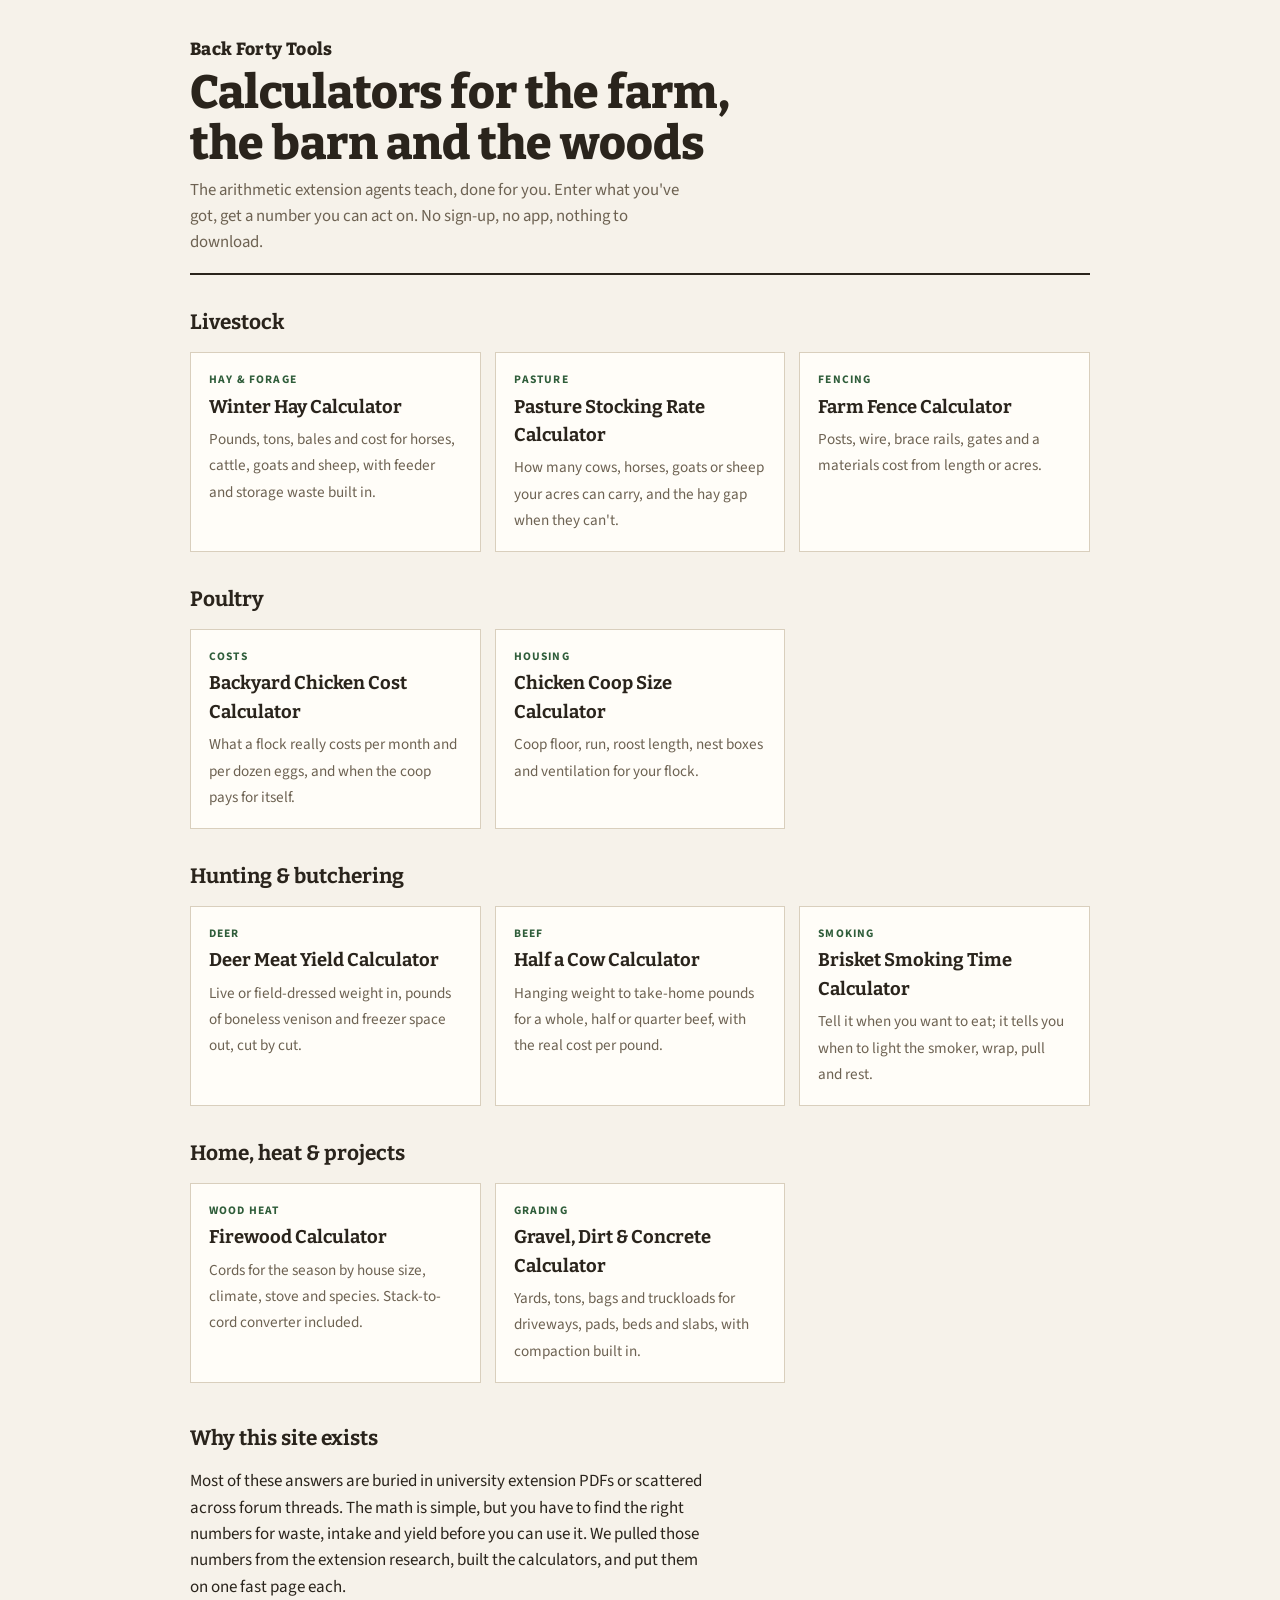
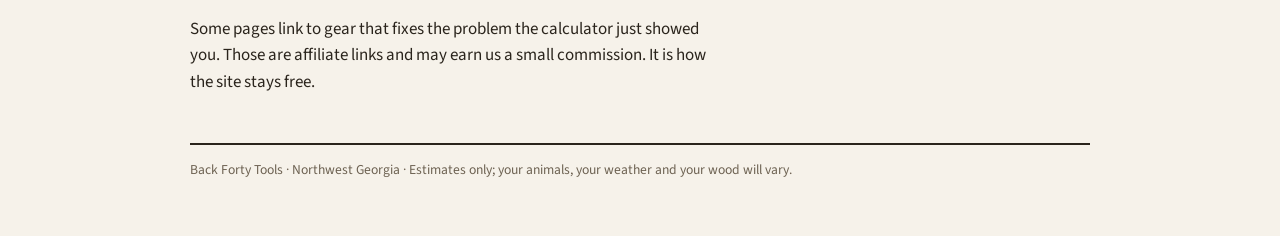
<file: index.html>
<!doctype html>
<html lang="en">
<head>
<meta charset="utf-8">
<meta name="viewport" content="width=device-width, initial-scale=1">
<title>Back Forty Tools: Free Calculators for the Farm, Barn and Woods</title>
<meta name="description" content="Plain-spoken calculators for people who keep animals, heat with wood, hunt and smoke meat. Winter hay, deer meat yield, chicken costs, firewood cords and brisket timing. No sign-up, no app.">
<link rel="canonical" href="https://backfortytools.com/">
<meta property="og:type" content="website">
<meta property="og:title" content="Back Forty Tools">
<meta property="og:description" content="Plain-spoken calculators for people who keep animals, heat with wood, hunt and smoke meat. Winter hay, deer meat yield, chicken costs, firewood cords and brisket timing. No sign-up, no app.">
<meta property="og:url" content="https://backfortytools.com/">
<meta property="og:site_name" content="Back Forty Tools">
<meta name='impact-site-verification' value='7f219c73-b5ef-4933-9e98-e80d3054c940'>
<link rel="icon" href="data:image/svg+xml,%3Csvg xmlns='http://www.w3.org/2000/svg' viewBox='0 0 32 32'%3E%3Crect width='32' height='32' rx='6' fill='%232f5d3a'/%3E%3Cpath d='M8 22h16M8 17h16M8 12h16' stroke='%23eef6ee' stroke-width='3' stroke-linecap='round'/%3E%3C/svg%3E">
<link rel="preconnect" href="https://fonts.googleapis.com">
<link rel="preconnect" href="https://fonts.gstatic.com" crossorigin>
<link rel="stylesheet" href="https://fonts.googleapis.com/css2?family=Bitter:wght@500;700;800&family=Source+Sans+3:wght@400;600;700&display=swap">
<script type="application/ld+json">{"@context": "https://schema.org", "@graph": [{"@type": "WebSite", "name": "Back Forty Tools", "url": "https://backfortytools.com/"}]}</script>
<style>
/* Layout: ledger-style — one calculator card up top, results in a barn-tag strip, then plain-spoken reference copy in a single reading column. */
:root{
  --bg:#f6f2ea;          /* hay-dust cream */
  --surface:#fffdf8;
  --fg:#2a241c;
  --muted:#6d6252;
  --line:#d9cfbd;
  --accent:#7a5c1e;      /* cured-timothy brown */
  --accent-ink:#fff8e8;
  --tag:#2f5d3a;         /* feed-tag green */
  --tag-ink:#eef6ee;
  --gearbg:#efe4cf;      /* feed-sack tan */
  --buy:#c8731d;         /* saddle orange */
  --buy-ink:#fff8e8;
  --display:"Bitter",Georgia,"Times New Roman",serif;
  --body:"Source Sans 3","Segoe UI",system-ui,sans-serif;
}
@media (prefers-color-scheme: dark){:root:not([data-theme="light"]){
  --bg:#1c1915;--surface:#262119;--fg:#efe7d8;--muted:#b3a68f;--line:#443b2e;
  --accent:#d9b25c;--accent-ink:#1c1915;--tag:#7fbf8c;--tag-ink:#13201a;--gearbg:#2d2619;--buy:#e08a35;--buy-ink:#1c1915;color-scheme:dark}}
:root[data-theme="dark"]{
  --bg:#1c1915;--surface:#262119;--fg:#efe7d8;--muted:#b3a68f;--line:#443b2e;
  --accent:#d9b25c;--accent-ink:#1c1915;--tag:#7fbf8c;--tag-ink:#13201a;--gearbg:#2d2619;--buy:#e08a35;--buy-ink:#1c1915;color-scheme:dark}

*{box-sizing:border-box}
[hidden]{display:none!important}
img{max-width:100%}
body{background:var(--bg);color:var(--fg);font-family:var(--body);font-size:17px;line-height:1.55;padding-inline:16px;padding-block:0 48px}
.wrap{max-width:900px;margin:0 auto}
header{padding-block:28px 18px;border-bottom:2px solid var(--fg)}
.kicker{font-family:var(--body);text-transform:uppercase;letter-spacing:.12em;font-size:.78rem;font-weight:700;color:var(--muted)}
h1{font-family:var(--display);font-weight:800;font-size:clamp(1.9rem,4.5vw,2.9rem);line-height:1.1;margin:.25rem 0 .5rem;text-wrap:balance}
.lede{max-width:62ch;margin:0;color:var(--muted);font-size:1.05rem}

.calc{margin-top:24px;display:grid;grid-template-columns:1.1fr .9fr;gap:20px}
@media (max-width:720px){.calc{grid-template-columns:1fr}}
.panel{background:var(--surface);border:1px solid var(--line);padding:20px;min-width:0}
.panel h2{font-family:var(--display);font-size:1.15rem;margin:0 0 14px;font-weight:700}
.grid{display:grid;grid-template-columns:1fr 1fr;gap:14px}
@media (max-width:460px){.grid{grid-template-columns:1fr}}
label{display:flex;flex-direction:column;gap:4px;font-size:.9rem;font-weight:600;min-width:0}
label small{font-weight:400;color:var(--muted)}
input,select{font:inherit;font-size:1rem;padding:9px 10px;border:1px solid var(--line);background:var(--bg);color:var(--fg);border-radius:4px;width:100%;min-width:0}
input:focus,select:focus{outline:2px solid var(--accent);outline-offset:1px}
.span2{grid-column:1/-1}
fieldset{border:0;padding:0;margin:0;display:contents}

.results{display:flex;flex-direction:column;gap:12px}
.tag{background:var(--tag);color:var(--tag-ink);padding:18px 20px;position:relative}
.tag::before{content:"";position:absolute;top:10px;right:14px;width:10px;height:10px;border-radius:50%;background:var(--tag-ink);opacity:.6}
.tag .lbl{text-transform:uppercase;letter-spacing:.1em;font-size:.72rem;font-weight:700;opacity:.85}
.tag .big{font-family:var(--display);font-size:clamp(2rem,6vw,2.8rem);font-weight:800;line-height:1.05;font-variant-numeric:tabular-nums}
.tag .sub{font-size:.95rem;opacity:.9}
.rows{display:grid;grid-template-columns:minmax(0,1.4fr) minmax(0,1fr);row-gap:8px;column-gap:16px;font-variant-numeric:tabular-nums;padding:4px 2px}
.rows dt{color:var(--muted);margin:0}
.rows dd{margin:0;font-weight:700;text-align:right;overflow-wrap:anywhere}
.rows .total{border-top:1px solid var(--line);padding-top:8px;margin-top:2px}
.cost{font-family:var(--display);font-size:1.35rem}
.note{font-size:.85rem;color:var(--muted);margin:0}
.btn{font:inherit;font-weight:700;padding:10px 14px;border:1px solid var(--accent);background:var(--accent);color:var(--accent-ink);border-radius:4px;cursor:pointer}
.btn.ghost{background:transparent;color:var(--accent)}
.btn:focus-visible{outline:2px solid var(--fg);outline-offset:2px}
.copied{font-size:.85rem;color:var(--tag);font-weight:700}

.gear{margin-top:36px;background:var(--gearbg);border-top:4px solid var(--accent);padding:24px 22px 18px}
.gear .eyebrow{text-transform:uppercase;letter-spacing:.12em;font-size:.74rem;font-weight:700;color:var(--accent)}
.gear h2{font-family:var(--display);font-size:1.35rem;margin:.2rem 0 6px}
.gear>p{margin:0 0 18px;color:var(--muted);font-size:1rem;max-width:62ch}
.gear ul{list-style:none;padding:0;margin:0;display:grid;grid-template-columns:repeat(auto-fit,minmax(185px,1fr));gap:14px}
.gear li{background:var(--surface);border:1px solid var(--line);border-radius:6px;padding:16px;min-width:0;display:flex;flex-direction:column;gap:10px;box-shadow:0 1px 2px rgba(42,36,28,.06)}
.gear .ico{width:56px;height:56px;border-radius:8px;background:var(--accent);color:var(--accent-ink);display:flex;align-items:center;justify-content:center}
.gear .ico svg{width:34px;height:34px;fill:none;stroke:currentColor;stroke-width:1.8;stroke-linecap:round;stroke-linejoin:round}
.gear li strong{display:block;font-family:var(--display);font-size:1.05rem;line-height:1.25}
.gear li span{font-size:.92rem;color:var(--muted);flex:1}
.gear a.buy{display:block;text-align:center;background:var(--buy);color:var(--buy-ink);font-weight:700;text-decoration:none;padding:10px 12px;border-radius:5px;font-size:.95rem}
.gear a.buy:hover,.gear a.buy:focus-visible{filter:brightness(1.08);outline:none}
.disc{font-size:.8rem;color:var(--muted);margin:14px 0 0}

article{max-width:68ch;margin-top:40px}
article h2{font-family:var(--display);font-size:1.5rem;margin:2.2rem 0 .6rem;text-wrap:balance}
article h3{font-family:var(--display);font-size:1.15rem;margin:1.6rem 0 .4rem}
article p{margin:0 0 1rem}
.tbl{overflow-x:auto;margin:1rem 0}
table{border-collapse:collapse;width:100%;font-size:.95rem;font-variant-numeric:tabular-nums}
th,td{text-align:left;padding:8px 10px;border-bottom:1px solid var(--line)}
th{font-size:.8rem;text-transform:uppercase;letter-spacing:.08em;color:var(--muted)}
td:last-child,th:last-child{text-align:right}
.formula{font-family:var(--display);background:var(--surface);border-left:4px solid var(--accent);padding:12px 16px;margin:1rem 0}
details{border-top:1px solid var(--line);padding:10px 0}
summary{cursor:pointer;font-weight:700;font-family:var(--display)}
details p{margin-top:.5rem}
footer{margin-top:48px;border-top:2px solid var(--fg);padding-top:14px;font-size:.85rem;color:var(--muted)}
footer a{color:var(--accent)}
@media (prefers-reduced-motion:no-preference){.tag .big{transition:opacity .15s}}

.related{margin-top:40px;border-top:2px solid var(--fg);padding-top:16px}
.related h2{font-family:var(--display);font-size:1.25rem;margin:0 0 12px}
.related ul{list-style:none;padding:0;margin:0;display:grid;grid-template-columns:repeat(auto-fit,minmax(200px,1fr));gap:12px}
.related li{min-width:0}
.related ul a{display:block;height:100%;background:var(--surface);border:1px solid var(--line);padding:14px 16px;color:inherit;text-decoration:none}
.related ul a:hover,.related ul a:focus-visible{border-color:var(--tag);outline:none}
.related strong{display:block;font-family:var(--display);font-size:1.02rem}
.related span{color:var(--muted);font-size:.92rem}
.related .all{display:inline-block;margin-top:12px;color:var(--accent);font-weight:700;text-decoration:none}

.quick{margin-top:20px;display:grid;gap:12px}
.quick-ans{background:var(--tag);color:var(--tag-ink);padding:16px 20px}
.quick-ans .lbl{text-transform:uppercase;letter-spacing:.1em;font-size:.72rem;font-weight:700;opacity:.85}
.quick-ans p{margin:.3rem 0 0;font-size:1.08rem;max-width:68ch}
.quick table{background:var(--surface)}
.quick caption{text-align:left;font-family:var(--display);font-weight:700;font-size:1.1rem;padding:0 0 8px}
.quick .note{margin:0}

</style>
</head>
<body>
<style>
.brand{font-family:var(--display);font-weight:800;font-size:1.1rem;letter-spacing:.02em}
.tools{list-style:none;padding:0;margin:0;display:grid;grid-template-columns:repeat(auto-fill,minmax(260px,1fr));gap:14px}
.tools li{min-width:0}
.tools a{display:block;background:var(--surface);border:1px solid var(--line);padding:18px;color:inherit;text-decoration:none;height:100%}
.tools a:hover,.tools a:focus-visible{border-color:var(--accent);outline:none}
.tools .cat{text-transform:uppercase;letter-spacing:.1em;font-size:.72rem;font-weight:700;color:var(--tag)}
.tools strong{display:block;font-family:var(--display);font-size:1.15rem;margin:.2rem 0 .3rem}
.tools span{color:var(--muted);font-size:.95rem}
.home h2{font-family:var(--display);font-size:1.3rem;margin:2rem 0 .8rem}
.about{max-width:65ch;margin-top:2.5rem}
.about p{margin:0 0 1rem}
</style>
<div class="wrap home">
<header>
  <div class="brand">Back Forty Tools</div>
  <h1>Calculators for the farm, the barn and the woods</h1>
  <p class="lede">The arithmetic extension agents teach, done for you. Enter what you've got, get a number you can act on. No sign-up, no app, nothing to download.</p>
</header>
<h2>Livestock</h2>
<ul class="tools"><li><a href="/winter-hay-calculator/"><div class="cat">Hay & forage</div><strong>Winter Hay Calculator</strong><span>Pounds, tons, bales and cost for horses, cattle, goats and sheep, with feeder and storage waste built in.</span></a></li><li><a href="/pasture-stocking-rate-calculator/"><div class="cat">Pasture</div><strong>Pasture Stocking Rate Calculator</strong><span>How many cows, horses, goats or sheep your acres can carry, and the hay gap when they can't.</span></a></li><li><a href="/fence-calculator/"><div class="cat">Fencing</div><strong>Farm Fence Calculator</strong><span>Posts, wire, brace rails, gates and a materials cost from length or acres.</span></a></li></ul>
<h2>Poultry</h2>
<ul class="tools"><li><a href="/chicken-cost-calculator/"><div class="cat">Costs</div><strong>Backyard Chicken Cost Calculator</strong><span>What a flock really costs per month and per dozen eggs, and when the coop pays for itself.</span></a></li><li><a href="/chicken-coop-size-calculator/"><div class="cat">Housing</div><strong>Chicken Coop Size Calculator</strong><span>Coop floor, run, roost length, nest boxes and ventilation for your flock.</span></a></li></ul>
<h2>Hunting & butchering</h2>
<ul class="tools"><li><a href="/deer-meat-yield-calculator/"><div class="cat">Deer</div><strong>Deer Meat Yield Calculator</strong><span>Live or field-dressed weight in, pounds of boneless venison and freezer space out, cut by cut.</span></a></li><li><a href="/beef-yield-calculator/"><div class="cat">Beef</div><strong>Half a Cow Calculator</strong><span>Hanging weight to take-home pounds for a whole, half or quarter beef, with the real cost per pound.</span></a></li><li><a href="/brisket-smoking-time-calculator/"><div class="cat">Smoking</div><strong>Brisket Smoking Time Calculator</strong><span>Tell it when you want to eat; it tells you when to light the smoker, wrap, pull and rest.</span></a></li></ul>
<h2>Home, heat & projects</h2>
<ul class="tools"><li><a href="/firewood-calculator/"><div class="cat">Wood heat</div><strong>Firewood Calculator</strong><span>Cords for the season by house size, climate, stove and species. Stack-to-cord converter included.</span></a></li><li><a href="/gravel-dirt-concrete-calculator/"><div class="cat">Grading</div><strong>Gravel, Dirt & Concrete Calculator</strong><span>Yards, tons, bags and truckloads for driveways, pads, beds and slabs, with compaction built in.</span></a></li></ul>

<section class="about">
  <h2>Why this site exists</h2>
  <p>Most of these answers are buried in university extension PDFs or scattered across forum threads. The math is simple, but you have to find the right numbers for waste, intake and yield before you can use it. We pulled those numbers from the extension research, built the calculators, and put them on one fast page each.</p>
  <p>Some pages link to gear that fixes the problem the calculator just showed you. Those are affiliate links and may earn us a small commission. It is how the site stays free.</p>
</section>
<footer>Back Forty Tools · Northwest Georgia · Estimates only; your animals, your weather and your wood will vary.</footer>
</div>
<script type="text/javascript">(function(i,m,p,a,c,t){c.ire_o=p;c[p]=c[p]||function(){(c[p].a=c[p].a||[]).push(arguments)};t=a.createElement(m);var z=a.getElementsByTagName(m)[0];t.async=1;t.src=i;z.parentNode.insertBefore(t,z)})('https://utt.impactcdn.com/P-A7917150-9175-4770-95e5-6a4ddcaab8cf1.js','script','impactStat',document,window);impactStat('trackImpression');</script>
</body>
</html>
</file>
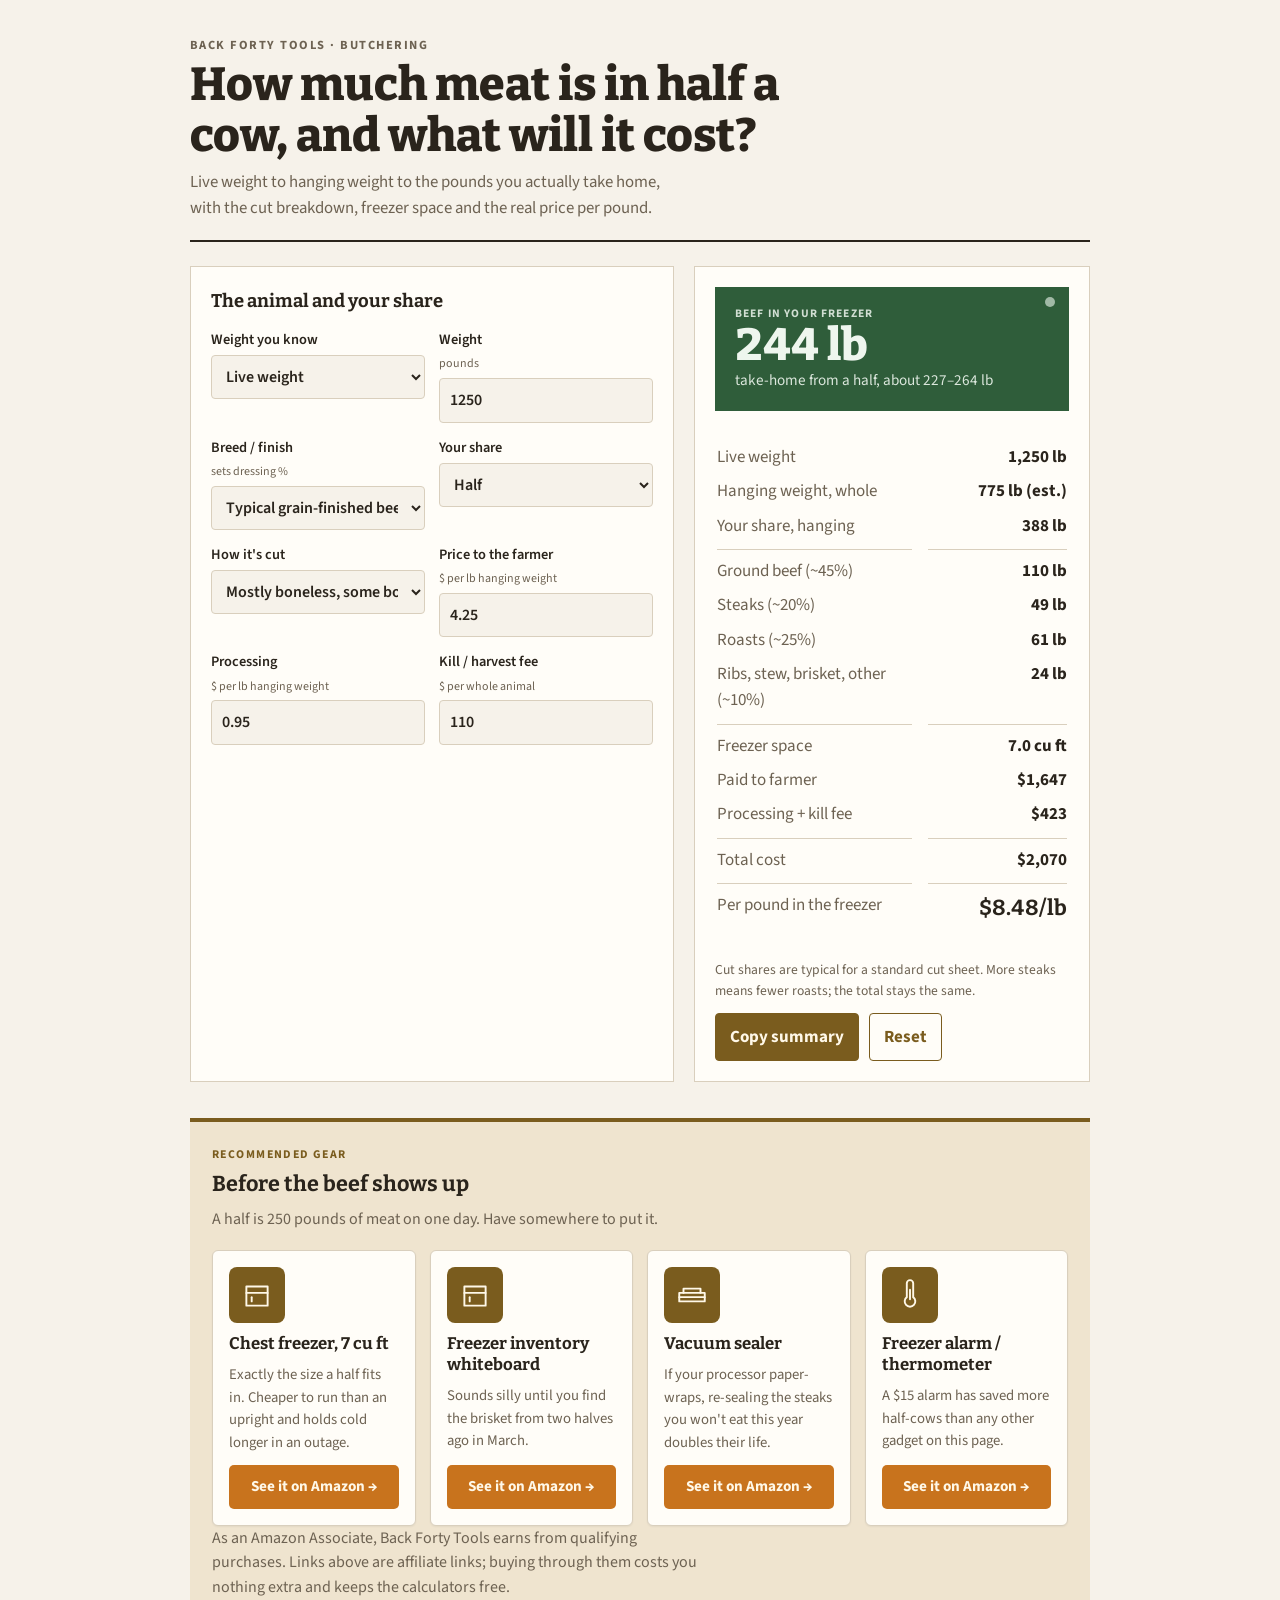
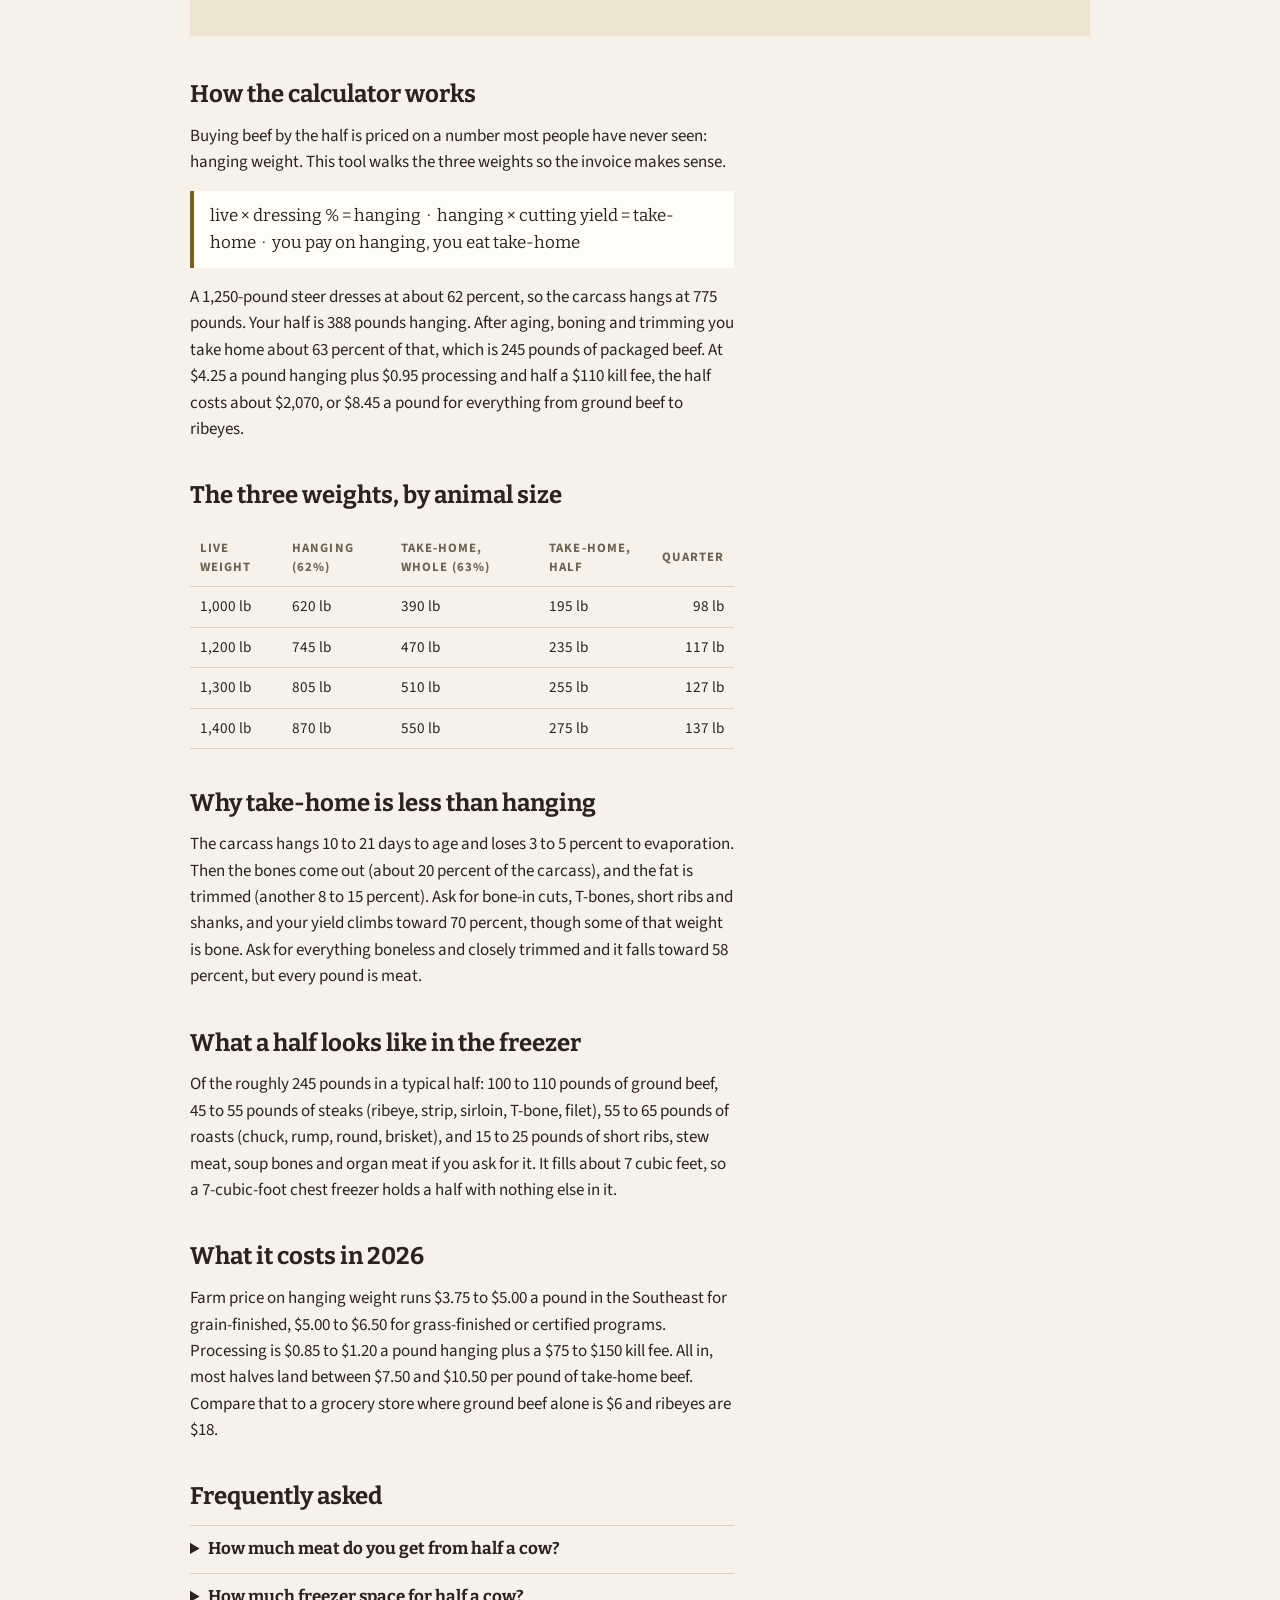
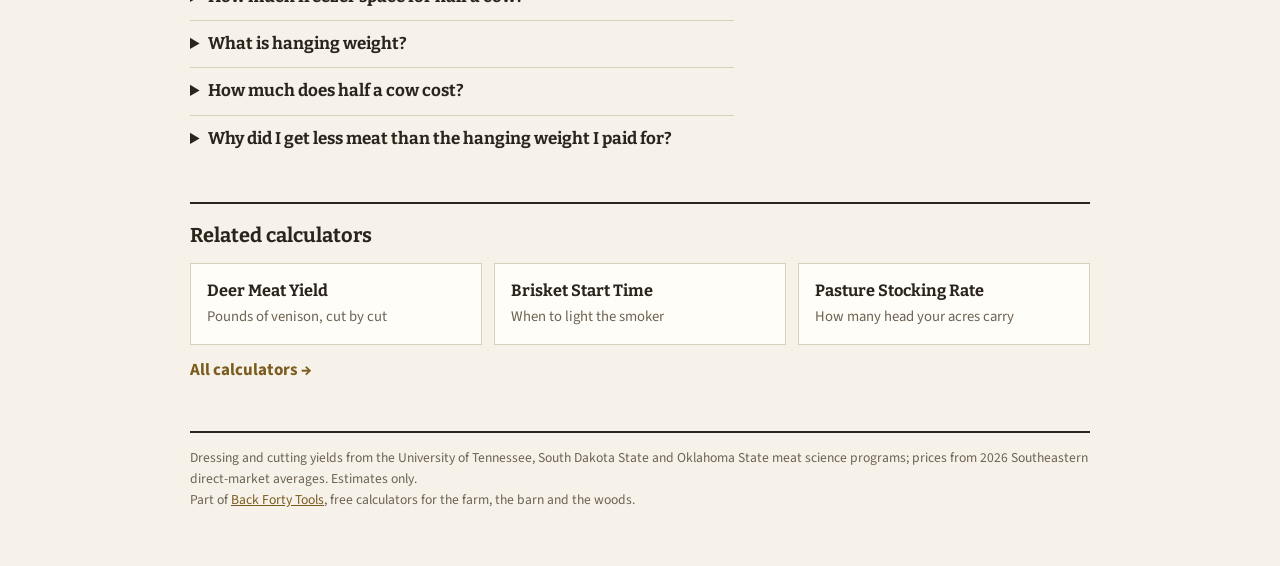
<file: beef-yield-calculator/index.html>
<!doctype html>
<html lang="en">
<head>
<meta charset="utf-8">
<meta name="viewport" content="width=device-width, initial-scale=1">
<title>How Much Meat Is in Half a Cow? Beef Yield + Cost Calculator</title>
<meta name="description" content="Half a 1,250 lb steer is about 245 lb of take-home beef and 7 cu ft of freezer. Enter live or hanging weight and your share for pounds, cut breakdown and true cost per pound.">
<link rel="canonical" href="https://backfortytools.com/beef-yield-calculator/">
<meta property="og:type" content="website">
<meta property="og:title" content="Beef Yield Calculator (Whole, Half, Quarter)">
<meta property="og:description" content="Half a 1,250 lb steer is about 245 lb of take-home beef and 7 cu ft of freezer. Enter live or hanging weight and your share for pounds, cut breakdown and true cost per pound.">
<meta property="og:url" content="https://backfortytools.com/beef-yield-calculator/">
<meta property="og:site_name" content="Back Forty Tools">
<meta name='impact-site-verification' value='7f219c73-b5ef-4933-9e98-e80d3054c940'>
<link rel="icon" href="data:image/svg+xml,%3Csvg xmlns='http://www.w3.org/2000/svg' viewBox='0 0 32 32'%3E%3Crect width='32' height='32' rx='6' fill='%232f5d3a'/%3E%3Cpath d='M8 22h16M8 17h16M8 12h16' stroke='%23eef6ee' stroke-width='3' stroke-linecap='round'/%3E%3C/svg%3E">
<link rel="preconnect" href="https://fonts.googleapis.com">
<link rel="preconnect" href="https://fonts.gstatic.com" crossorigin>
<link rel="stylesheet" href="https://fonts.googleapis.com/css2?family=Bitter:wght@500;700;800&family=Source+Sans+3:wght@400;600;700&display=swap">
<script type="application/ld+json">{"@context": "https://schema.org", "@graph": [{"@type": "WebApplication", "name": "Beef Yield Calculator", "url": "https://backfortytools.com/beef-yield-calculator/", "applicationCategory": "UtilitiesApplication", "operatingSystem": "Any", "offers": {"@type": "Offer", "price": "0", "priceCurrency": "USD"}, "description": "Half a 1,250 lb steer is about 245 lb of take-home beef and 7 cu ft of freezer. Enter live or hanging weight and your share for pounds, cut breakdown and true cost per pound.", "isPartOf": {"@type": "WebSite", "name": "Back Forty Tools", "url": "https://backfortytools.com/"}}, {"@type": "FAQPage", "mainEntity": [{"@type": "Question", "name": "How much meat do you get from half a cow?", "acceptedAnswer": {"@type": "Answer", "text": "About 220 to 260 pounds of packaged beef from a typical 1,200 to 1,300-pound steer: roughly 100 pounds of ground, 50 of steaks, 60 of roasts and 20 of ribs, stew and other cuts."}}, {"@type": "Question", "name": "How much freezer space for half a cow?", "acceptedAnswer": {"@type": "Answer", "text": "7 to 8 cubic feet. A quarter needs 4; a whole beef needs 14 to 16, which is a full upright or a large chest freezer."}}, {"@type": "Question", "name": "What is hanging weight?", "acceptedAnswer": {"@type": "Answer", "text": "The weight of the carcass after slaughter, with the hide, head, feet and organs removed, before aging and cutting. It is about 62 percent of live weight and it is what most farmers charge on."}}, {"@type": "Question", "name": "How much does half a cow cost?", "acceptedAnswer": {"@type": "Answer", "text": "Usually $1,800 to $2,600 in 2026 including processing, which works out to $7.50 to $10.50 per pound of take-home beef. Grass-finished and certified programs run higher."}}, {"@type": "Question", "name": "Why did I get less meat than the hanging weight I paid for?", "acceptedAnswer": {"@type": "Answer", "text": "Normal. About 37 percent of hanging weight is bone, trimmed fat and moisture lost during aging. If your take-home is under 55 percent of hanging, ask the processor for the cut sheet and the aged weight."}}]}]}</script>
<style>
/* Layout: ledger-style — one calculator card up top, results in a barn-tag strip, then plain-spoken reference copy in a single reading column. */
:root{
  --bg:#f6f2ea;          /* hay-dust cream */
  --surface:#fffdf8;
  --fg:#2a241c;
  --muted:#6d6252;
  --line:#d9cfbd;
  --accent:#7a5c1e;      /* cured-timothy brown */
  --accent-ink:#fff8e8;
  --tag:#2f5d3a;         /* feed-tag green */
  --tag-ink:#eef6ee;
  --gearbg:#efe4cf;      /* feed-sack tan */
  --buy:#c8731d;         /* saddle orange */
  --buy-ink:#fff8e8;
  --display:"Bitter",Georgia,"Times New Roman",serif;
  --body:"Source Sans 3","Segoe UI",system-ui,sans-serif;
}
@media (prefers-color-scheme: dark){:root:not([data-theme="light"]){
  --bg:#1c1915;--surface:#262119;--fg:#efe7d8;--muted:#b3a68f;--line:#443b2e;
  --accent:#d9b25c;--accent-ink:#1c1915;--tag:#7fbf8c;--tag-ink:#13201a;--gearbg:#2d2619;--buy:#e08a35;--buy-ink:#1c1915;color-scheme:dark}}
:root[data-theme="dark"]{
  --bg:#1c1915;--surface:#262119;--fg:#efe7d8;--muted:#b3a68f;--line:#443b2e;
  --accent:#d9b25c;--accent-ink:#1c1915;--tag:#7fbf8c;--tag-ink:#13201a;--gearbg:#2d2619;--buy:#e08a35;--buy-ink:#1c1915;color-scheme:dark}

*{box-sizing:border-box}
[hidden]{display:none!important}
img{max-width:100%}
body{background:var(--bg);color:var(--fg);font-family:var(--body);font-size:17px;line-height:1.55;padding-inline:16px;padding-block:0 48px}
.wrap{max-width:900px;margin:0 auto}
header{padding-block:28px 18px;border-bottom:2px solid var(--fg)}
.kicker{font-family:var(--body);text-transform:uppercase;letter-spacing:.12em;font-size:.78rem;font-weight:700;color:var(--muted)}
h1{font-family:var(--display);font-weight:800;font-size:clamp(1.9rem,4.5vw,2.9rem);line-height:1.1;margin:.25rem 0 .5rem;text-wrap:balance}
.lede{max-width:62ch;margin:0;color:var(--muted);font-size:1.05rem}

.calc{margin-top:24px;display:grid;grid-template-columns:1.1fr .9fr;gap:20px}
@media (max-width:720px){.calc{grid-template-columns:1fr}}
.panel{background:var(--surface);border:1px solid var(--line);padding:20px;min-width:0}
.panel h2{font-family:var(--display);font-size:1.15rem;margin:0 0 14px;font-weight:700}
.grid{display:grid;grid-template-columns:1fr 1fr;gap:14px}
@media (max-width:460px){.grid{grid-template-columns:1fr}}
label{display:flex;flex-direction:column;gap:4px;font-size:.9rem;font-weight:600;min-width:0}
label small{font-weight:400;color:var(--muted)}
input,select{font:inherit;font-size:1rem;padding:9px 10px;border:1px solid var(--line);background:var(--bg);color:var(--fg);border-radius:4px;width:100%;min-width:0}
input:focus,select:focus{outline:2px solid var(--accent);outline-offset:1px}
.span2{grid-column:1/-1}
fieldset{border:0;padding:0;margin:0;display:contents}

.results{display:flex;flex-direction:column;gap:12px}
.tag{background:var(--tag);color:var(--tag-ink);padding:18px 20px;position:relative}
.tag::before{content:"";position:absolute;top:10px;right:14px;width:10px;height:10px;border-radius:50%;background:var(--tag-ink);opacity:.6}
.tag .lbl{text-transform:uppercase;letter-spacing:.1em;font-size:.72rem;font-weight:700;opacity:.85}
.tag .big{font-family:var(--display);font-size:clamp(2rem,6vw,2.8rem);font-weight:800;line-height:1.05;font-variant-numeric:tabular-nums}
.tag .sub{font-size:.95rem;opacity:.9}
.rows{display:grid;grid-template-columns:minmax(0,1.4fr) minmax(0,1fr);row-gap:8px;column-gap:16px;font-variant-numeric:tabular-nums;padding:4px 2px}
.rows dt{color:var(--muted);margin:0}
.rows dd{margin:0;font-weight:700;text-align:right;overflow-wrap:anywhere}
.rows .total{border-top:1px solid var(--line);padding-top:8px;margin-top:2px}
.cost{font-family:var(--display);font-size:1.35rem}
.note{font-size:.85rem;color:var(--muted);margin:0}
.btn{font:inherit;font-weight:700;padding:10px 14px;border:1px solid var(--accent);background:var(--accent);color:var(--accent-ink);border-radius:4px;cursor:pointer}
.btn.ghost{background:transparent;color:var(--accent)}
.btn:focus-visible{outline:2px solid var(--fg);outline-offset:2px}
.copied{font-size:.85rem;color:var(--tag);font-weight:700}

.gear{margin-top:36px;background:var(--gearbg);border-top:4px solid var(--accent);padding:24px 22px 18px}
.gear .eyebrow{text-transform:uppercase;letter-spacing:.12em;font-size:.74rem;font-weight:700;color:var(--accent)}
.gear h2{font-family:var(--display);font-size:1.35rem;margin:.2rem 0 6px}
.gear>p{margin:0 0 18px;color:var(--muted);font-size:1rem;max-width:62ch}
.gear ul{list-style:none;padding:0;margin:0;display:grid;grid-template-columns:repeat(auto-fit,minmax(185px,1fr));gap:14px}
.gear li{background:var(--surface);border:1px solid var(--line);border-radius:6px;padding:16px;min-width:0;display:flex;flex-direction:column;gap:10px;box-shadow:0 1px 2px rgba(42,36,28,.06)}
.gear .ico{width:56px;height:56px;border-radius:8px;background:var(--accent);color:var(--accent-ink);display:flex;align-items:center;justify-content:center}
.gear .ico svg{width:34px;height:34px;fill:none;stroke:currentColor;stroke-width:1.8;stroke-linecap:round;stroke-linejoin:round}
.gear li strong{display:block;font-family:var(--display);font-size:1.05rem;line-height:1.25}
.gear li span{font-size:.92rem;color:var(--muted);flex:1}
.gear a.buy{display:block;text-align:center;background:var(--buy);color:var(--buy-ink);font-weight:700;text-decoration:none;padding:10px 12px;border-radius:5px;font-size:.95rem}
.gear a.buy:hover,.gear a.buy:focus-visible{filter:brightness(1.08);outline:none}
.disc{font-size:.8rem;color:var(--muted);margin:14px 0 0}

article{max-width:68ch;margin-top:40px}
article h2{font-family:var(--display);font-size:1.5rem;margin:2.2rem 0 .6rem;text-wrap:balance}
article h3{font-family:var(--display);font-size:1.15rem;margin:1.6rem 0 .4rem}
article p{margin:0 0 1rem}
.tbl{overflow-x:auto;margin:1rem 0}
table{border-collapse:collapse;width:100%;font-size:.95rem;font-variant-numeric:tabular-nums}
th,td{text-align:left;padding:8px 10px;border-bottom:1px solid var(--line)}
th{font-size:.8rem;text-transform:uppercase;letter-spacing:.08em;color:var(--muted)}
td:last-child,th:last-child{text-align:right}
.formula{font-family:var(--display);background:var(--surface);border-left:4px solid var(--accent);padding:12px 16px;margin:1rem 0}
details{border-top:1px solid var(--line);padding:10px 0}
summary{cursor:pointer;font-weight:700;font-family:var(--display)}
details p{margin-top:.5rem}
footer{margin-top:48px;border-top:2px solid var(--fg);padding-top:14px;font-size:.85rem;color:var(--muted)}
footer a{color:var(--accent)}
@media (prefers-reduced-motion:no-preference){.tag .big{transition:opacity .15s}}

.related{margin-top:40px;border-top:2px solid var(--fg);padding-top:16px}
.related h2{font-family:var(--display);font-size:1.25rem;margin:0 0 12px}
.related ul{list-style:none;padding:0;margin:0;display:grid;grid-template-columns:repeat(auto-fit,minmax(200px,1fr));gap:12px}
.related li{min-width:0}
.related ul a{display:block;height:100%;background:var(--surface);border:1px solid var(--line);padding:14px 16px;color:inherit;text-decoration:none}
.related ul a:hover,.related ul a:focus-visible{border-color:var(--tag);outline:none}
.related strong{display:block;font-family:var(--display);font-size:1.02rem}
.related span{color:var(--muted);font-size:.92rem}
.related .all{display:inline-block;margin-top:12px;color:var(--accent);font-weight:700;text-decoration:none}

.quick{margin-top:20px;display:grid;gap:12px}
.quick-ans{background:var(--tag);color:var(--tag-ink);padding:16px 20px}
.quick-ans .lbl{text-transform:uppercase;letter-spacing:.1em;font-size:.72rem;font-weight:700;opacity:.85}
.quick-ans p{margin:.3rem 0 0;font-size:1.08rem;max-width:68ch}
.quick table{background:var(--surface)}
.quick caption{text-align:left;font-family:var(--display);font-weight:700;font-size:1.1rem;padding:0 0 8px}
.quick .note{margin:0}

</style>
</head>
<body>
<div class="wrap">
<header>
  <div class="kicker"><a href="/" style="color:inherit;text-decoration:none">Back Forty Tools</a> · Butchering</div>
  <h1>How much meat is in half a cow, and what will it cost?</h1>
  <p class="lede">Live weight to hanging weight to the pounds you actually take home, with the cut breakdown, freezer space and the real price per pound.</p>
</header>
<section class="calc" aria-label="Beef yield calculator">
  <form class="panel" id="bfform" autocomplete="off">
    <h2>The animal and your share</h2>
    <div class="grid">
      <label>Weight you know
        <select id="wtype">
          <option value="live" selected>Live weight</option>
          <option value="hang">Hanging (carcass) weight</option>
        </select>
      </label>
      <label>Weight <small>pounds</small>
        <input id="weight" type="number" min="200" max="2500" step="10" value="1250" inputmode="numeric">
      </label>
      <label>Breed / finish <small>sets dressing %</small>
        <select id="dress">
          <option value="0.60">Grass-finished, dairy cross (60%)</option>
          <option value="0.62" selected>Typical grain-finished beef (62%)</option>
          <option value="0.64">Well-finished Angus / Hereford (64%)</option>
        </select>
      </label>
      <label>Your share
        <select id="share">
          <option value="1">Whole</option>
          <option value="0.5" selected>Half</option>
          <option value="0.25">Quarter</option>
          <option value="0.125">Eighth</option>
        </select>
      </label>
      <label>How it's cut
        <select id="cut">
          <option value="0.63" selected>Mostly boneless, some bone-in steaks (63%)</option>
          <option value="0.70">Bone-in where possible (70%)</option>
          <option value="0.58">All boneless, trimmed lean (58%)</option>
        </select>
      </label>
      <label>Price to the farmer <small>$ per lb hanging weight</small>
        <input id="ppl" type="number" min="0" step="0.05" value="4.25" inputmode="decimal">
      </label>
      <label>Processing <small>$ per lb hanging weight</small>
        <input id="proc" type="number" min="0" step="0.05" value="0.95" inputmode="decimal">
      </label>
      <label>Kill / harvest fee <small>$ per whole animal</small>
        <input id="kill" type="number" min="0" step="5" value="110" inputmode="numeric">
      </label>
    </div>
  </form>

  <aside class="panel results" aria-live="polite">
    <div class="tag">
      <div class="lbl">Beef in your freezer</div>
      <div class="big" id="r-meat">—</div>
      <div class="sub" id="r-sharetxt">—</div>
    </div>
    <dl class="rows">
      <dt>Live weight</dt><dd id="r-live">—</dd>
      <dt>Hanging weight, whole</dt><dd id="r-hang">—</dd>
      <dt>Your share, hanging</dt><dd id="r-myhang">—</dd>
      <dt class="total">Ground beef (~45%)</dt><dd class="total" id="r-ground">—</dd>
      <dt>Steaks (~20%)</dt><dd id="r-steak">—</dd>
      <dt>Roasts (~25%)</dt><dd id="r-roast">—</dd>
      <dt>Ribs, stew, brisket, other (~10%)</dt><dd id="r-other">—</dd>
      <dt class="total">Freezer space</dt><dd class="total" id="r-freezer">—</dd>
      <dt>Paid to farmer</dt><dd id="r-farm">—</dd>
      <dt>Processing + kill fee</dt><dd id="r-proc">—</dd>
      <dt class="total">Total cost</dt><dd class="total" id="r-total">—</dd>
      <dt class="total">Per pound in the freezer</dt><dd class="total cost" id="r-cpl">—</dd>
    </dl>
    <p class="note" id="r-note"></p>
    <div style="display:flex;gap:10px;flex-wrap:wrap;align-items:center">
      <button class="btn" type="button" id="copy">Copy summary</button>
      <button class="btn ghost" type="button" id="reset">Reset</button>
      <span class="copied" id="copied" hidden>Copied</span>
    </div>
  </aside>
</section>
<section class="gear" aria-label="Recommended gear">
  <div class="eyebrow">Recommended gear</div>
  <h2>Before the beef shows up</h2>
  <p>A half is 250 pounds of meat on one day. Have somewhere to put it.</p>
  <ul>
<li><div class="ico" aria-hidden="true"><svg viewBox="0 0 32 32"><path d="M6 8h20v18H6z"/><path d="M6 14h20"/><path d="M11 18v4"/></svg></div><strong>Chest freezer, 7 cu ft</strong><span>Exactly the size a half fits in. Cheaper to run than an upright and holds cold longer in an outage.</span><a class="buy" href="https://www.amazon.com/s?k=7+cu+ft+chest+freezer&tag=backfortytool-20" rel="sponsored nofollow" target="_blank">See it on Amazon →</a></li>
<li><div class="ico" aria-hidden="true"><svg viewBox="0 0 32 32"><path d="M6 8h20v18H6z"/><path d="M6 14h20"/><path d="M11 18v4"/></svg></div><strong>Freezer inventory whiteboard</strong><span>Sounds silly until you find the brisket from two halves ago in March.</span><a class="buy" href="https://www.amazon.com/s?k=magnetic+freezer+inventory+board&tag=backfortytool-20" rel="sponsored nofollow" target="_blank">See it on Amazon →</a></li>
<li><div class="ico" aria-hidden="true"><svg viewBox="0 0 32 32"><path d="M4 14h24v8H4z"/><path d="M4 18h24"/><path d="M8 14v-4h16v4"/></svg></div><strong>Vacuum sealer</strong><span>If your processor paper-wraps, re-sealing the steaks you won't eat this year doubles their life.</span><a class="buy" href="https://www.amazon.com/s?k=vacuum+sealer+for+meat&tag=backfortytool-20" rel="sponsored nofollow" target="_blank">See it on Amazon →</a></li>
<li><div class="ico" aria-hidden="true"><svg viewBox="0 0 32 32"><path d="M13 5a3 3 0 016 0v13a5 5 0 11-6 0z"/><path d="M16 11v9"/></svg></div><strong>Freezer alarm / thermometer</strong><span>A $15 alarm has saved more half-cows than any other gadget on this page.</span><a class="buy" href="https://www.amazon.com/s?k=freezer+alarm+thermometer&tag=backfortytool-20" rel="sponsored nofollow" target="_blank">See it on Amazon →</a></li>
  </ul>
  <p class="disc">As an Amazon Associate, Back Forty Tools earns from qualifying purchases. Links above are affiliate links; buying through them costs you nothing extra and keeps the calculators free.</p>
</section>
<article>
  <h2>How the calculator works</h2>
  <p>Buying beef by the half is priced on a number most people have never seen: hanging weight. This tool walks the three weights so the invoice makes sense.</p>
  <div class="formula">live × dressing % = hanging &nbsp;·&nbsp; hanging × cutting yield = take-home &nbsp;·&nbsp; you pay on hanging, you eat take-home</div>
  <p>A 1,250-pound steer dresses at about 62 percent, so the carcass hangs at 775 pounds. Your half is 388 pounds hanging. After aging, boning and trimming you take home about 63 percent of that, which is 245 pounds of packaged beef. At $4.25 a pound hanging plus $0.95 processing and half a $110 kill fee, the half costs about $2,070, or $8.45 a pound for everything from ground beef to ribeyes.</p>

  <h2>The three weights, by animal size</h2>
  <div class="tbl"><table>
    <thead><tr><th>Live weight</th><th>Hanging (62%)</th><th>Take-home, whole (63%)</th><th>Take-home, half</th><th>Quarter</th></tr></thead>
    <tbody>
      <tr><td>1,000 lb</td><td>620 lb</td><td>390 lb</td><td>195 lb</td><td>98 lb</td></tr>
      <tr><td>1,200 lb</td><td>745 lb</td><td>470 lb</td><td>235 lb</td><td>117 lb</td></tr>
      <tr><td>1,300 lb</td><td>805 lb</td><td>510 lb</td><td>255 lb</td><td>127 lb</td></tr>
      <tr><td>1,400 lb</td><td>870 lb</td><td>550 lb</td><td>275 lb</td><td>137 lb</td></tr>
    </tbody>
  </table></div>

  <h2>Why take-home is less than hanging</h2>
  <p>The carcass hangs 10 to 21 days to age and loses 3 to 5 percent to evaporation. Then the bones come out (about 20 percent of the carcass), and the fat is trimmed (another 8 to 15 percent). Ask for bone-in cuts, T-bones, short ribs and shanks, and your yield climbs toward 70 percent, though some of that weight is bone. Ask for everything boneless and closely trimmed and it falls toward 58 percent, but every pound is meat.</p>

  <h2>What a half looks like in the freezer</h2>
  <p>Of the roughly 245 pounds in a typical half: 100 to 110 pounds of ground beef, 45 to 55 pounds of steaks (ribeye, strip, sirloin, T-bone, filet), 55 to 65 pounds of roasts (chuck, rump, round, brisket), and 15 to 25 pounds of short ribs, stew meat, soup bones and organ meat if you ask for it. It fills about 7 cubic feet, so a 7-cubic-foot chest freezer holds a half with nothing else in it.</p>

  <h2>What it costs in 2026</h2>
  <p>Farm price on hanging weight runs $3.75 to $5.00 a pound in the Southeast for grain-finished, $5.00 to $6.50 for grass-finished or certified programs. Processing is $0.85 to $1.20 a pound hanging plus a $75 to $150 kill fee. All in, most halves land between $7.50 and $10.50 per pound of take-home beef. Compare that to a grocery store where ground beef alone is $6 and ribeyes are $18.</p>

  <h2>Frequently asked</h2>
<details><summary>How much meat do you get from half a cow?</summary><p>About 220 to 260 pounds of packaged beef from a typical 1,200 to 1,300-pound steer: roughly 100 pounds of ground, 50 of steaks, 60 of roasts and 20 of ribs, stew and other cuts.</p></details>
<details><summary>How much freezer space for half a cow?</summary><p>7 to 8 cubic feet. A quarter needs 4; a whole beef needs 14 to 16, which is a full upright or a large chest freezer.</p></details>
<details><summary>What is hanging weight?</summary><p>The weight of the carcass after slaughter, with the hide, head, feet and organs removed, before aging and cutting. It is about 62 percent of live weight and it is what most farmers charge on.</p></details>
<details><summary>How much does half a cow cost?</summary><p>Usually $1,800 to $2,600 in 2026 including processing, which works out to $7.50 to $10.50 per pound of take-home beef. Grass-finished and certified programs run higher.</p></details>
<details><summary>Why did I get less meat than the hanging weight I paid for?</summary><p>Normal. About 37 percent of hanging weight is bone, trimmed fat and moisture lost during aging. If your take-home is under 55 percent of hanging, ask the processor for the cut sheet and the aged weight.</p></details>
</article>
<nav class="related" aria-label="Related calculators"><h2>Related calculators</h2><ul><li><a href="/deer-meat-yield-calculator/"><strong>Deer Meat Yield</strong><span>Pounds of venison, cut by cut</span></a></li><li><a href="/brisket-smoking-time-calculator/"><strong>Brisket Start Time</strong><span>When to light the smoker</span></a></li><li><a href="/pasture-stocking-rate-calculator/"><strong>Pasture Stocking Rate</strong><span>How many head your acres carry</span></a></li></ul><a class="all" href="/">All calculators →</a></nav>
<footer>
  Dressing and cutting yields from the University of Tennessee, South Dakota State and Oklahoma State meat science programs; prices from 2026 Southeastern direct-market averages. Estimates only.<br>
  Part of <a href="/">Back Forty Tools</a>, free calculators for the farm, the barn and the woods.
</footer>
</div>
<script>
(function(){
  var $=function(id){return document.getElementById(id)};
  var f={wtype:$('wtype'),weight:$('weight'),dress:$('dress'),share:$('share'),cut:$('cut'),ppl:$('ppl'),proc:$('proc'),kill:$('kill')};
  var fmt=function(n,d){return n.toLocaleString('en-US',{maximumFractionDigits:d==null?0:d,minimumFractionDigits:d==null?0:d})};
  var usd=function(n){return '$'+fmt(n,0)};
  var last='';
  function calc(){
    var w=+f.weight.value||0, d=+f.dress.value, sh=+f.share.value, cy=+f.cut.value;
    var live,hang;
    if(f.wtype.value==='hang'){hang=w;live=w/d;} else {live=w;hang=w*d;}
    var myHang=hang*sh;
    var meat=myHang*cy;
    var ground=meat*0.45, steak=meat*0.20, roast=meat*0.25, other=meat*0.10;
    var freezer=meat/35;
    var farm=myHang*(+f.ppl.value||0);
    var proc=myHang*(+f.proc.value||0)+(+f.kill.value||0)*sh;
    var total=farm+proc;
    var cpl=meat>0?total/meat:0;
    var shareName=f.share.options[f.share.selectedIndex].text.toLowerCase();
    $('r-meat').textContent=fmt(meat)+' lb';
    $('r-sharetxt').textContent='take-home from a '+shareName+', about '+fmt(meat*0.93)+'–'+fmt(meat*1.08)+' lb';
    $('r-live').textContent=fmt(live)+' lb'+(f.wtype.value==='hang'?' (est.)':'');
    $('r-hang').textContent=fmt(hang)+' lb'+(f.wtype.value==='live'?' (est.)':'');
    $('r-myhang').textContent=fmt(myHang)+' lb';
    $('r-ground').textContent=fmt(ground)+' lb'; $('r-steak').textContent=fmt(steak)+' lb'; $('r-roast').textContent=fmt(roast)+' lb'; $('r-other').textContent=fmt(other)+' lb';
    $('r-freezer').textContent=fmt(freezer,1)+' cu ft';
    $('r-farm').textContent=usd(farm); $('r-proc').textContent=usd(proc); $('r-total').textContent=usd(total);
    $('r-cpl').textContent='$'+cpl.toFixed(2)+'/lb';
    $('r-note').textContent='Cut shares are typical for a standard cut sheet. More steaks means fewer roasts; the total stays the same.';
    last='Beef: '+fmt(live)+' lb live → '+fmt(hang)+' lb hanging → '+shareName+' = '+fmt(myHang)+' lb hanging → '+fmt(meat)+' lb take-home (ground '+fmt(ground)+', steaks '+fmt(steak)+', roasts '+fmt(roast)+', other '+fmt(other)+'). Freezer '+fmt(freezer,1)+' cu ft. Cost '+usd(total)+' = $'+cpl.toFixed(2)+'/lb.';
  }
  f.wtype.addEventListener('change',function(){ if(f.wtype.value==='hang'&&+f.weight.value>1000)f.weight.value=775; if(f.wtype.value==='live'&&+f.weight.value<1000)f.weight.value=1250; calc(); });
  Object.keys(f).forEach(function(k){ f[k].addEventListener('input',calc); f[k].addEventListener('change',calc); });
  $('bfform').addEventListener('submit',function(e){e.preventDefault();calc();});
  $('reset').addEventListener('click',function(){ f.wtype.value='live';f.weight.value=1250;f.dress.value='0.62';f.share.value='0.5';f.cut.value='0.63';f.ppl.value=4.25;f.proc.value=0.95;f.kill.value=110;calc(); });
  $('copy').addEventListener('click',function(){
    var done=function(){$('copied').hidden=false;setTimeout(function(){$('copied').hidden=true},1800)};
    function fallback(){var t=document.createElement('textarea');t.value=last;document.body.appendChild(t);t.select();try{document.execCommand('copy');done()}catch(e){}document.body.removeChild(t)}
    if(navigator.clipboard&&navigator.clipboard.writeText){navigator.clipboard.writeText(last).then(done,fallback)}else{fallback()}
  });
  calc();
})();
</script>
<script type="text/javascript">(function(i,m,p,a,c,t){c.ire_o=p;c[p]=c[p]||function(){(c[p].a=c[p].a||[]).push(arguments)};t=a.createElement(m);var z=a.getElementsByTagName(m)[0];t.async=1;t.src=i;z.parentNode.insertBefore(t,z)})('https://utt.impactcdn.com/P-A7917150-9175-4770-95e5-6a4ddcaab8cf1.js','script','impactStat',document,window);impactStat('trackImpression');</script>
</body>
</html>
</file>
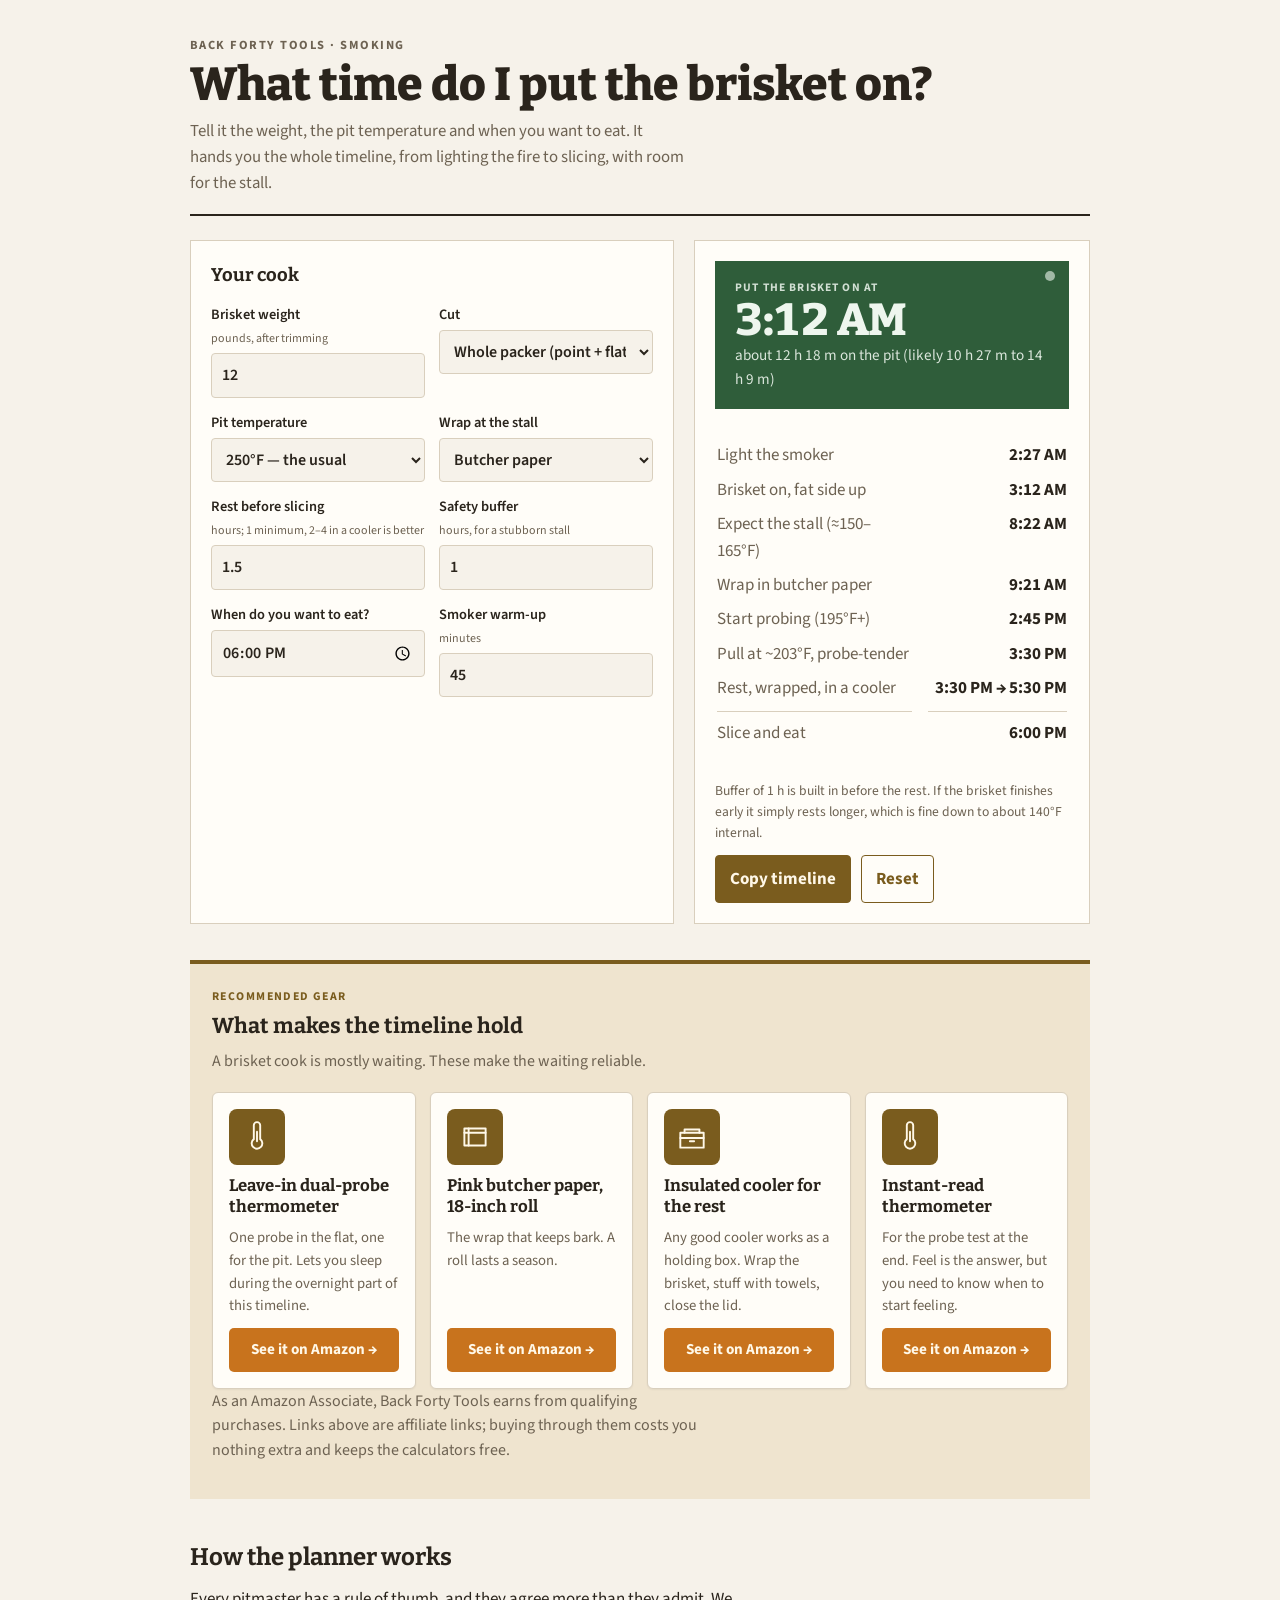
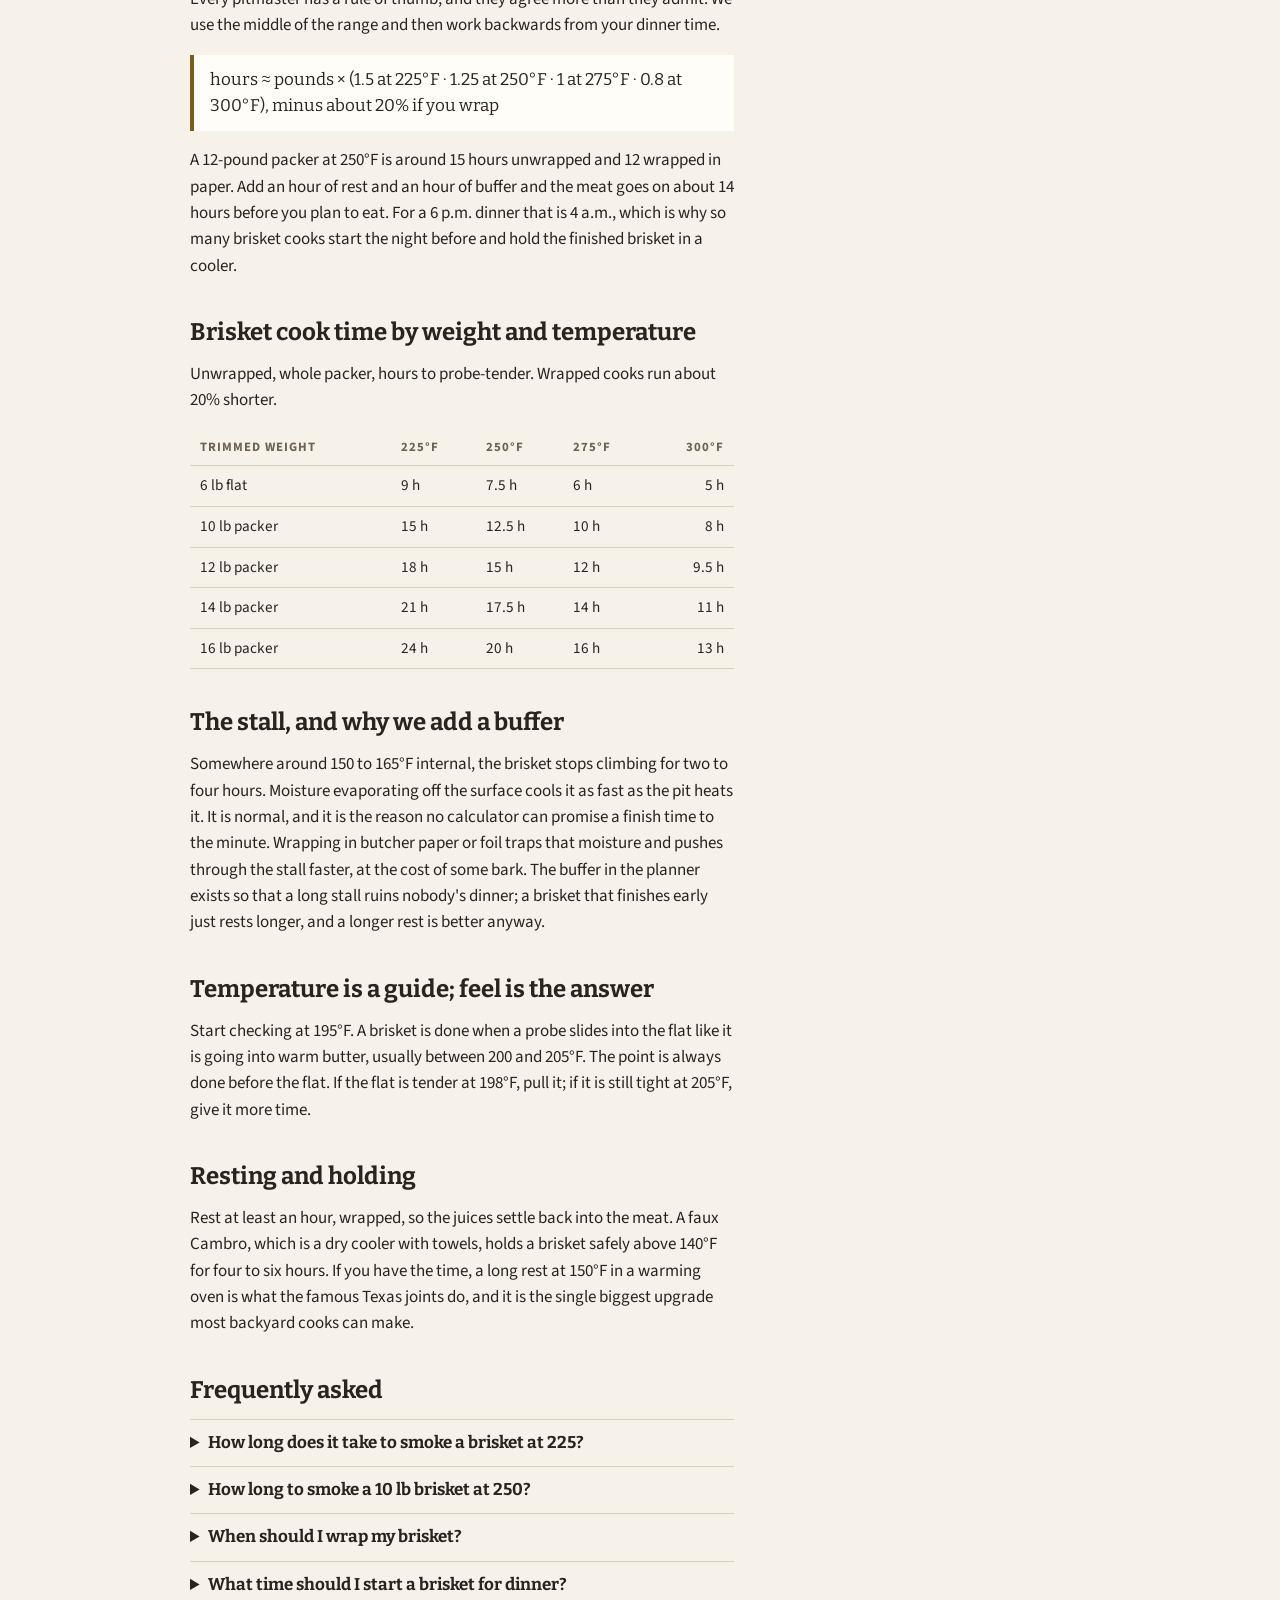
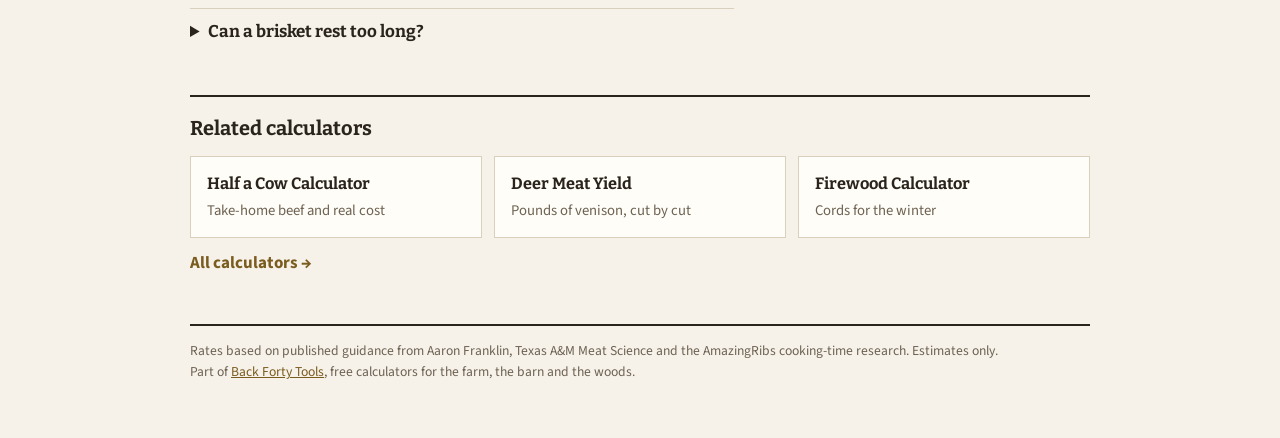
<file: brisket-smoking-time-calculator/index.html>
<!doctype html>
<html lang="en">
<head>
<meta charset="utf-8">
<meta name="viewport" content="width=device-width, initial-scale=1">
<title>Brisket Smoking Time Calculator: When to Start for Dinner | Back Forty Tools</title>
<meta name="description" content="Free brisket smoking time calculator. Enter weight, pit temperature, wrap and dinner time; get the hour to light the smoker, put the meat on, wrap, pull and rest.">
<link rel="canonical" href="https://backfortytools.com/brisket-smoking-time-calculator/">
<meta property="og:type" content="website">
<meta property="og:title" content="Brisket Smoking Time Calculator">
<meta property="og:description" content="Free brisket smoking time calculator. Enter weight, pit temperature, wrap and dinner time; get the hour to light the smoker, put the meat on, wrap, pull and rest.">
<meta property="og:url" content="https://backfortytools.com/brisket-smoking-time-calculator/">
<meta property="og:site_name" content="Back Forty Tools">
<meta name='impact-site-verification' value='7f219c73-b5ef-4933-9e98-e80d3054c940'>
<link rel="icon" href="data:image/svg+xml,%3Csvg xmlns='http://www.w3.org/2000/svg' viewBox='0 0 32 32'%3E%3Crect width='32' height='32' rx='6' fill='%232f5d3a'/%3E%3Cpath d='M8 22h16M8 17h16M8 12h16' stroke='%23eef6ee' stroke-width='3' stroke-linecap='round'/%3E%3C/svg%3E">
<link rel="preconnect" href="https://fonts.googleapis.com">
<link rel="preconnect" href="https://fonts.gstatic.com" crossorigin>
<link rel="stylesheet" href="https://fonts.googleapis.com/css2?family=Bitter:wght@500;700;800&family=Source+Sans+3:wght@400;600;700&display=swap">
<script type="application/ld+json">{"@context": "https://schema.org", "@graph": [{"@type": "WebApplication", "name": "Brisket Smoking Time Calculator", "url": "https://backfortytools.com/brisket-smoking-time-calculator/", "applicationCategory": "UtilitiesApplication", "operatingSystem": "Any", "offers": {"@type": "Offer", "price": "0", "priceCurrency": "USD"}, "description": "Free brisket smoking time calculator. Enter weight, pit temperature, wrap and dinner time; get the hour to light the smoker, put the meat on, wrap, pull and rest.", "isPartOf": {"@type": "WebSite", "name": "Back Forty Tools", "url": "https://backfortytools.com/"}}, {"@type": "FAQPage", "mainEntity": [{"@type": "Question", "name": "How long does it take to smoke a brisket at 225?", "acceptedAnswer": {"@type": "Answer", "text": "About 1.5 hours per pound unwrapped, so a 12-pound packer takes around 18 hours. Wrapping at the stall cuts that to roughly 14 to 15 hours."}}, {"@type": "Question", "name": "How long to smoke a 10 lb brisket at 250?", "acceptedAnswer": {"@type": "Answer", "text": "Plan on 12 to 13 hours unwrapped or about 10 hours wrapped, plus at least an hour of rest. Put it on about 13 hours before you want to eat."}}, {"@type": "Question", "name": "When should I wrap my brisket?", "acceptedAnswer": {"@type": "Answer", "text": "When the bark is set and the internal temperature stalls, usually 150 to 165°F and about 5 to 6 hours into a 250°F cook. Paper keeps more bark; foil finishes faster."}}, {"@type": "Question", "name": "What time should I start a brisket for dinner?", "acceptedAnswer": {"@type": "Answer", "text": "For a 6 p.m. dinner with a 12-pound packer at 250°F wrapped, light the smoker around 3 a.m. and put the meat on at about 4 a.m. If that sounds miserable, cook it the day before and hold it, or run 275°F and start at 7 a.m."}}, {"@type": "Question", "name": "Can a brisket rest too long?", "acceptedAnswer": {"@type": "Answer", "text": "Not really, as long as it stays above 140°F. Four hours in a cooler is common; competition cooks hold even longer. Under an hour is where most dry brisket comes from."}}]}]}</script>
<style>
/* Layout: ledger-style — one calculator card up top, results in a barn-tag strip, then plain-spoken reference copy in a single reading column. */
:root{
  --bg:#f6f2ea;          /* hay-dust cream */
  --surface:#fffdf8;
  --fg:#2a241c;
  --muted:#6d6252;
  --line:#d9cfbd;
  --accent:#7a5c1e;      /* cured-timothy brown */
  --accent-ink:#fff8e8;
  --tag:#2f5d3a;         /* feed-tag green */
  --tag-ink:#eef6ee;
  --gearbg:#efe4cf;      /* feed-sack tan */
  --buy:#c8731d;         /* saddle orange */
  --buy-ink:#fff8e8;
  --display:"Bitter",Georgia,"Times New Roman",serif;
  --body:"Source Sans 3","Segoe UI",system-ui,sans-serif;
}
@media (prefers-color-scheme: dark){:root:not([data-theme="light"]){
  --bg:#1c1915;--surface:#262119;--fg:#efe7d8;--muted:#b3a68f;--line:#443b2e;
  --accent:#d9b25c;--accent-ink:#1c1915;--tag:#7fbf8c;--tag-ink:#13201a;--gearbg:#2d2619;--buy:#e08a35;--buy-ink:#1c1915;color-scheme:dark}}
:root[data-theme="dark"]{
  --bg:#1c1915;--surface:#262119;--fg:#efe7d8;--muted:#b3a68f;--line:#443b2e;
  --accent:#d9b25c;--accent-ink:#1c1915;--tag:#7fbf8c;--tag-ink:#13201a;--gearbg:#2d2619;--buy:#e08a35;--buy-ink:#1c1915;color-scheme:dark}

*{box-sizing:border-box}
[hidden]{display:none!important}
img{max-width:100%}
body{background:var(--bg);color:var(--fg);font-family:var(--body);font-size:17px;line-height:1.55;padding-inline:16px;padding-block:0 48px}
.wrap{max-width:900px;margin:0 auto}
header{padding-block:28px 18px;border-bottom:2px solid var(--fg)}
.kicker{font-family:var(--body);text-transform:uppercase;letter-spacing:.12em;font-size:.78rem;font-weight:700;color:var(--muted)}
h1{font-family:var(--display);font-weight:800;font-size:clamp(1.9rem,4.5vw,2.9rem);line-height:1.1;margin:.25rem 0 .5rem;text-wrap:balance}
.lede{max-width:62ch;margin:0;color:var(--muted);font-size:1.05rem}

.calc{margin-top:24px;display:grid;grid-template-columns:1.1fr .9fr;gap:20px}
@media (max-width:720px){.calc{grid-template-columns:1fr}}
.panel{background:var(--surface);border:1px solid var(--line);padding:20px;min-width:0}
.panel h2{font-family:var(--display);font-size:1.15rem;margin:0 0 14px;font-weight:700}
.grid{display:grid;grid-template-columns:1fr 1fr;gap:14px}
@media (max-width:460px){.grid{grid-template-columns:1fr}}
label{display:flex;flex-direction:column;gap:4px;font-size:.9rem;font-weight:600;min-width:0}
label small{font-weight:400;color:var(--muted)}
input,select{font:inherit;font-size:1rem;padding:9px 10px;border:1px solid var(--line);background:var(--bg);color:var(--fg);border-radius:4px;width:100%;min-width:0}
input:focus,select:focus{outline:2px solid var(--accent);outline-offset:1px}
.span2{grid-column:1/-1}
fieldset{border:0;padding:0;margin:0;display:contents}

.results{display:flex;flex-direction:column;gap:12px}
.tag{background:var(--tag);color:var(--tag-ink);padding:18px 20px;position:relative}
.tag::before{content:"";position:absolute;top:10px;right:14px;width:10px;height:10px;border-radius:50%;background:var(--tag-ink);opacity:.6}
.tag .lbl{text-transform:uppercase;letter-spacing:.1em;font-size:.72rem;font-weight:700;opacity:.85}
.tag .big{font-family:var(--display);font-size:clamp(2rem,6vw,2.8rem);font-weight:800;line-height:1.05;font-variant-numeric:tabular-nums}
.tag .sub{font-size:.95rem;opacity:.9}
.rows{display:grid;grid-template-columns:minmax(0,1.4fr) minmax(0,1fr);row-gap:8px;column-gap:16px;font-variant-numeric:tabular-nums;padding:4px 2px}
.rows dt{color:var(--muted);margin:0}
.rows dd{margin:0;font-weight:700;text-align:right;overflow-wrap:anywhere}
.rows .total{border-top:1px solid var(--line);padding-top:8px;margin-top:2px}
.cost{font-family:var(--display);font-size:1.35rem}
.note{font-size:.85rem;color:var(--muted);margin:0}
.btn{font:inherit;font-weight:700;padding:10px 14px;border:1px solid var(--accent);background:var(--accent);color:var(--accent-ink);border-radius:4px;cursor:pointer}
.btn.ghost{background:transparent;color:var(--accent)}
.btn:focus-visible{outline:2px solid var(--fg);outline-offset:2px}
.copied{font-size:.85rem;color:var(--tag);font-weight:700}

.gear{margin-top:36px;background:var(--gearbg);border-top:4px solid var(--accent);padding:24px 22px 18px}
.gear .eyebrow{text-transform:uppercase;letter-spacing:.12em;font-size:.74rem;font-weight:700;color:var(--accent)}
.gear h2{font-family:var(--display);font-size:1.35rem;margin:.2rem 0 6px}
.gear>p{margin:0 0 18px;color:var(--muted);font-size:1rem;max-width:62ch}
.gear ul{list-style:none;padding:0;margin:0;display:grid;grid-template-columns:repeat(auto-fit,minmax(185px,1fr));gap:14px}
.gear li{background:var(--surface);border:1px solid var(--line);border-radius:6px;padding:16px;min-width:0;display:flex;flex-direction:column;gap:10px;box-shadow:0 1px 2px rgba(42,36,28,.06)}
.gear .ico{width:56px;height:56px;border-radius:8px;background:var(--accent);color:var(--accent-ink);display:flex;align-items:center;justify-content:center}
.gear .ico svg{width:34px;height:34px;fill:none;stroke:currentColor;stroke-width:1.8;stroke-linecap:round;stroke-linejoin:round}
.gear li strong{display:block;font-family:var(--display);font-size:1.05rem;line-height:1.25}
.gear li span{font-size:.92rem;color:var(--muted);flex:1}
.gear a.buy{display:block;text-align:center;background:var(--buy);color:var(--buy-ink);font-weight:700;text-decoration:none;padding:10px 12px;border-radius:5px;font-size:.95rem}
.gear a.buy:hover,.gear a.buy:focus-visible{filter:brightness(1.08);outline:none}
.disc{font-size:.8rem;color:var(--muted);margin:14px 0 0}

article{max-width:68ch;margin-top:40px}
article h2{font-family:var(--display);font-size:1.5rem;margin:2.2rem 0 .6rem;text-wrap:balance}
article h3{font-family:var(--display);font-size:1.15rem;margin:1.6rem 0 .4rem}
article p{margin:0 0 1rem}
.tbl{overflow-x:auto;margin:1rem 0}
table{border-collapse:collapse;width:100%;font-size:.95rem;font-variant-numeric:tabular-nums}
th,td{text-align:left;padding:8px 10px;border-bottom:1px solid var(--line)}
th{font-size:.8rem;text-transform:uppercase;letter-spacing:.08em;color:var(--muted)}
td:last-child,th:last-child{text-align:right}
.formula{font-family:var(--display);background:var(--surface);border-left:4px solid var(--accent);padding:12px 16px;margin:1rem 0}
details{border-top:1px solid var(--line);padding:10px 0}
summary{cursor:pointer;font-weight:700;font-family:var(--display)}
details p{margin-top:.5rem}
footer{margin-top:48px;border-top:2px solid var(--fg);padding-top:14px;font-size:.85rem;color:var(--muted)}
footer a{color:var(--accent)}
@media (prefers-reduced-motion:no-preference){.tag .big{transition:opacity .15s}}

.related{margin-top:40px;border-top:2px solid var(--fg);padding-top:16px}
.related h2{font-family:var(--display);font-size:1.25rem;margin:0 0 12px}
.related ul{list-style:none;padding:0;margin:0;display:grid;grid-template-columns:repeat(auto-fit,minmax(200px,1fr));gap:12px}
.related li{min-width:0}
.related ul a{display:block;height:100%;background:var(--surface);border:1px solid var(--line);padding:14px 16px;color:inherit;text-decoration:none}
.related ul a:hover,.related ul a:focus-visible{border-color:var(--tag);outline:none}
.related strong{display:block;font-family:var(--display);font-size:1.02rem}
.related span{color:var(--muted);font-size:.92rem}
.related .all{display:inline-block;margin-top:12px;color:var(--accent);font-weight:700;text-decoration:none}

.quick{margin-top:20px;display:grid;gap:12px}
.quick-ans{background:var(--tag);color:var(--tag-ink);padding:16px 20px}
.quick-ans .lbl{text-transform:uppercase;letter-spacing:.1em;font-size:.72rem;font-weight:700;opacity:.85}
.quick-ans p{margin:.3rem 0 0;font-size:1.08rem;max-width:68ch}
.quick table{background:var(--surface)}
.quick caption{text-align:left;font-family:var(--display);font-weight:700;font-size:1.1rem;padding:0 0 8px}
.quick .note{margin:0}

</style>
</head>
<body>
<div class="wrap">
<header>
  <div class="kicker"><a href="/" style="color:inherit;text-decoration:none">Back Forty Tools</a> · Smoking</div>
  <h1>What time do I put the brisket on?</h1>
  <p class="lede">Tell it the weight, the pit temperature and when you want to eat. It hands you the whole timeline, from lighting the fire to slicing, with room for the stall.</p>
</header>
<section class="calc" aria-label="Brisket smoking time calculator">
  <form class="panel" id="bkform" autocomplete="off">
    <h2>Your cook</h2>
    <div class="grid">
      <label>Brisket weight <small>pounds, after trimming</small>
        <input id="weight" type="number" min="2" max="25" step="0.5" value="12" inputmode="decimal">
      </label>
      <label>Cut
        <select id="cut">
          <option value="packer" selected>Whole packer (point + flat)</option>
          <option value="flat">Flat only</option>
          <option value="point">Point only</option>
        </select>
      </label>
      <label>Pit temperature
        <select id="pit">
          <option value="225">225°F — low and slow</option>
          <option value="250" selected>250°F — the usual</option>
          <option value="275">275°F — hot and fast</option>
          <option value="300">300°F — competition pace</option>
        </select>
      </label>
      <label>Wrap at the stall
        <select id="wrap">
          <option value="none">No wrap — bark first</option>
          <option value="paper" selected>Butcher paper</option>
          <option value="foil">Foil (Texas crutch)</option>
        </select>
      </label>
      <label>Rest before slicing <small>hours; 1 minimum, 2–4 in a cooler is better</small>
        <input id="rest" type="number" min="0.5" max="6" step="0.5" value="1.5" inputmode="decimal">
      </label>
      <label>Safety buffer <small>hours, for a stubborn stall</small>
        <input id="buffer" type="number" min="0" max="4" step="0.5" value="1" inputmode="decimal">
      </label>
      <label>When do you want to eat?
        <input id="serve" type="time" value="18:00">
      </label>
      <label>Smoker warm-up <small>minutes</small>
        <input id="preheat" type="number" min="0" max="120" step="5" value="45" inputmode="numeric">
      </label>
    </div>
  </form>

  <aside class="panel results" aria-live="polite">
    <div class="tag">
      <div class="lbl">Put the brisket on at</div>
      <div class="big" id="r-on">—</div>
      <div class="sub" id="r-cook">—</div>
    </div>
    <dl class="rows" id="timeline">
      <dt>Light the smoker</dt><dd id="t-light">—</dd>
      <dt>Brisket on, fat side up</dt><dd id="t-on">—</dd>
      <dt>Expect the stall (≈150–165°F)</dt><dd id="t-stall">—</dd>
      <dt id="t-wrap-l">Wrap</dt><dd id="t-wrap">—</dd>
      <dt>Start probing (195°F+)</dt><dd id="t-probe">—</dd>
      <dt>Pull at ~203°F, probe-tender</dt><dd id="t-pull">—</dd>
      <dt>Rest, wrapped, in a cooler</dt><dd id="t-rest">—</dd>
      <dt class="total">Slice and eat</dt><dd class="total" id="t-eat">—</dd>
    </dl>
    <p class="note" id="r-note"></p>
    <div style="display:flex;gap:10px;flex-wrap:wrap;align-items:center">
      <button class="btn" type="button" id="copy">Copy timeline</button>
      <button class="btn ghost" type="button" id="reset">Reset</button>
      <span class="copied" id="copied" hidden>Copied</span>
    </div>
  </aside>
</section>
<section class="gear" aria-label="Recommended gear">
  <div class="eyebrow">Recommended gear</div>
  <h2>What makes the timeline hold</h2>
  <p>A brisket cook is mostly waiting. These make the waiting reliable.</p>
  <ul>
<li><div class="ico" aria-hidden="true"><svg viewBox="0 0 32 32"><path d="M13 5a3 3 0 016 0v13a5 5 0 11-6 0z"/><path d="M16 11v9"/></svg></div><strong>Leave-in dual-probe thermometer</strong><span>One probe in the flat, one for the pit. Lets you sleep during the overnight part of this timeline.</span><a class="buy" href="https://www.amazon.com/s?k=wireless+meat+thermometer+dual+probe&tag=backfortytool-20" rel="sponsored nofollow" target="_blank">See it on Amazon →</a></li>
<li><div class="ico" aria-hidden="true"><svg viewBox="0 0 32 32"><path d="M6 8h20v16H6z"/><path d="M6 12h20M10 8v16"/></svg></div><strong>Pink butcher paper, 18-inch roll</strong><span>The wrap that keeps bark. A roll lasts a season.</span><a class="buy" href="https://www.amazon.com/s?k=pink+butcher+paper+18+inch&tag=backfortytool-20" rel="sponsored nofollow" target="_blank">See it on Amazon →</a></li>
<li><div class="ico" aria-hidden="true"><svg viewBox="0 0 32 32"><path d="M5 12h22v14H5z"/><path d="M5 17h22"/><path d="M9 12V9h14v3"/><path d="M14 20h4"/></svg></div><strong>Insulated cooler for the rest</strong><span>Any good cooler works as a holding box. Wrap the brisket, stuff with towels, close the lid.</span><a class="buy" href="https://www.amazon.com/s?k=cooler+for+resting+brisket&tag=backfortytool-20" rel="sponsored nofollow" target="_blank">See it on Amazon →</a></li>
<li><div class="ico" aria-hidden="true"><svg viewBox="0 0 32 32"><path d="M13 5a3 3 0 016 0v13a5 5 0 11-6 0z"/><path d="M16 11v9"/></svg></div><strong>Instant-read thermometer</strong><span>For the probe test at the end. Feel is the answer, but you need to know when to start feeling.</span><a class="buy" href="https://www.amazon.com/s?k=instant+read+meat+thermometer&tag=backfortytool-20" rel="sponsored nofollow" target="_blank">See it on Amazon →</a></li>
  </ul>
  <p class="disc">As an Amazon Associate, Back Forty Tools earns from qualifying purchases. Links above are affiliate links; buying through them costs you nothing extra and keeps the calculators free.</p>
</section>
<article>
  <h2>How the planner works</h2>
  <p>Every pitmaster has a rule of thumb, and they agree more than they admit. We use the middle of the range and then work backwards from your dinner time.</p>
  <div class="formula">hours ≈ pounds × (1.5 at 225°F · 1.25 at 250°F · 1 at 275°F · 0.8 at 300°F), minus about 20% if you wrap</div>
  <p>A 12-pound packer at 250°F is around 15 hours unwrapped and 12 wrapped in paper. Add an hour of rest and an hour of buffer and the meat goes on about 14 hours before you plan to eat. For a 6 p.m. dinner that is 4 a.m., which is why so many brisket cooks start the night before and hold the finished brisket in a cooler.</p>

  <h2>Brisket cook time by weight and temperature</h2>
  <p>Unwrapped, whole packer, hours to probe-tender. Wrapped cooks run about 20% shorter.</p>
  <div class="tbl"><table>
    <thead><tr><th>Trimmed weight</th><th>225°F</th><th>250°F</th><th>275°F</th><th>300°F</th></tr></thead>
    <tbody>
      <tr><td>6 lb flat</td><td>9 h</td><td>7.5 h</td><td>6 h</td><td>5 h</td></tr>
      <tr><td>10 lb packer</td><td>15 h</td><td>12.5 h</td><td>10 h</td><td>8 h</td></tr>
      <tr><td>12 lb packer</td><td>18 h</td><td>15 h</td><td>12 h</td><td>9.5 h</td></tr>
      <tr><td>14 lb packer</td><td>21 h</td><td>17.5 h</td><td>14 h</td><td>11 h</td></tr>
      <tr><td>16 lb packer</td><td>24 h</td><td>20 h</td><td>16 h</td><td>13 h</td></tr>
    </tbody>
  </table></div>

  <h2>The stall, and why we add a buffer</h2>
  <p>Somewhere around 150 to 165°F internal, the brisket stops climbing for two to four hours. Moisture evaporating off the surface cools it as fast as the pit heats it. It is normal, and it is the reason no calculator can promise a finish time to the minute. Wrapping in butcher paper or foil traps that moisture and pushes through the stall faster, at the cost of some bark. The buffer in the planner exists so that a long stall ruins nobody's dinner; a brisket that finishes early just rests longer, and a longer rest is better anyway.</p>

  <h2>Temperature is a guide; feel is the answer</h2>
  <p>Start checking at 195°F. A brisket is done when a probe slides into the flat like it is going into warm butter, usually between 200 and 205°F. The point is always done before the flat. If the flat is tender at 198°F, pull it; if it is still tight at 205°F, give it more time.</p>

  <h2>Resting and holding</h2>
  <p>Rest at least an hour, wrapped, so the juices settle back into the meat. A faux Cambro, which is a dry cooler with towels, holds a brisket safely above 140°F for four to six hours. If you have the time, a long rest at 150°F in a warming oven is what the famous Texas joints do, and it is the single biggest upgrade most backyard cooks can make.</p>

  <h2>Frequently asked</h2>
<details><summary>How long does it take to smoke a brisket at 225?</summary><p>About 1.5 hours per pound unwrapped, so a 12-pound packer takes around 18 hours. Wrapping at the stall cuts that to roughly 14 to 15 hours.</p></details>
<details><summary>How long to smoke a 10 lb brisket at 250?</summary><p>Plan on 12 to 13 hours unwrapped or about 10 hours wrapped, plus at least an hour of rest. Put it on about 13 hours before you want to eat.</p></details>
<details><summary>When should I wrap my brisket?</summary><p>When the bark is set and the internal temperature stalls, usually 150 to 165°F and about 5 to 6 hours into a 250°F cook. Paper keeps more bark; foil finishes faster.</p></details>
<details><summary>What time should I start a brisket for dinner?</summary><p>For a 6 p.m. dinner with a 12-pound packer at 250°F wrapped, light the smoker around 3 a.m. and put the meat on at about 4 a.m. If that sounds miserable, cook it the day before and hold it, or run 275°F and start at 7 a.m.</p></details>
<details><summary>Can a brisket rest too long?</summary><p>Not really, as long as it stays above 140°F. Four hours in a cooler is common; competition cooks hold even longer. Under an hour is where most dry brisket comes from.</p></details>
</article>
<nav class="related" aria-label="Related calculators"><h2>Related calculators</h2><ul><li><a href="/beef-yield-calculator/"><strong>Half a Cow Calculator</strong><span>Take-home beef and real cost</span></a></li><li><a href="/deer-meat-yield-calculator/"><strong>Deer Meat Yield</strong><span>Pounds of venison, cut by cut</span></a></li><li><a href="/firewood-calculator/"><strong>Firewood Calculator</strong><span>Cords for the winter</span></a></li></ul><a class="all" href="/">All calculators →</a></nav>
<footer>
  Rates based on published guidance from Aaron Franklin, Texas A&M Meat Science and the AmazingRibs cooking-time research. Estimates only.<br>
  Part of <a href="/">Back Forty Tools</a>, free calculators for the farm, the barn and the woods.
</footer>
</div>
<script>
(function(){
  var $=function(id){return document.getElementById(id)};
  var f={weight:$('weight'),cut:$('cut'),pit:$('pit'),wrap:$('wrap'),rest:$('rest'),buffer:$('buffer'),serve:$('serve'),preheat:$('preheat')};
  var RATE={225:1.5,250:1.25,275:1.0,300:0.8};
  var WRAP={none:1,paper:0.82,foil:0.75};
  var last='';
  function clock(mins){ // mins may be negative = previous day
    var day=0; while(mins<0){mins+=1440;day--;} while(mins>=1440){mins-=1440;day++;}
    var h=Math.floor(mins/60), m=Math.round(mins%60); if(m===60){m=0;h=(h+1)%24;}
    var ap=h>=12?'PM':'AM'; var hh=h%12; if(hh===0)hh=12;
    return hh+':'+(m<10?'0':'')+m+' '+ap+(day<0?' (day before)':day>0?' (next day)':'');
  }
  function hrs(x){ var h=Math.floor(x), m=Math.round((x-h)*60); if(m===60){h++;m=0;} return h+' h'+(m?' '+m+' m':''); }
  function calc(){
    var w=+f.weight.value||0, pit=+f.pit.value, rate=RATE[pit]||1.25, wrap=f.wrap.value, cut=f.cut.value;
    var cutAdj= cut==='flat'?0.95: cut==='point'?1.05:1;
    var cook=w*rate*cutAdj*WRAP[wrap];
    var lo=cook*0.85, hi=cook*1.15;
    var rest=+f.rest.value||0, buffer=+f.buffer.value||0, pre=(+f.preheat.value||0)/60;
    var sv=f.serve.value||'18:00'; var p=sv.split(':'); var serve=(+p[0])*60+(+p[1]);
    var eat=serve;
    var restStart=eat-rest*60;
    var pull=restStart-buffer*60;
    var on=pull-cook*60;
    var light=on-pre*60;
    var stall=on+cook*60*0.42;
    var wrapAt=on+cook*60*0.5;
    var probe=pull-45;
    $('r-on').textContent=clock(on);
    $('r-cook').textContent='about '+hrs(cook)+' on the pit (likely '+hrs(lo)+' to '+hrs(hi)+')';
    $('t-light').textContent=clock(light);
    $('t-on').textContent=clock(on);
    $('t-stall').textContent=clock(stall);
    $('t-wrap-l').textContent=wrap==='none'?'Spritz, no wrap':'Wrap in '+(wrap==='paper'?'butcher paper':'foil');
    $('t-wrap').textContent=wrap==='none'?'—':clock(wrapAt);
    $('t-probe').textContent=clock(probe);
    $('t-pull').textContent=clock(pull);
    $('t-rest').textContent=clock(pull)+' → '+clock(restStart+ (buffer*60));
    $('t-eat').textContent=clock(eat);
    $('r-note').textContent='Buffer of '+hrs(buffer)+' is built in before the rest. If the brisket finishes early it simply rests longer, which is fine down to about 140°F internal.';
    last='Brisket plan: '+w+' lb '+cut+' at '+pit+'°F, '+(wrap==='none'?'unwrapped':'wrapped in '+wrap)+' ≈ '+hrs(cook)+'. Light '+clock(light)+', on '+clock(on)+', stall ~'+clock(stall)+(wrap!=='none'?', wrap ~'+clock(wrapAt):'')+', probe from '+clock(probe)+', pull ~'+clock(pull)+', rest, eat '+clock(eat)+'.';
  }
  Object.keys(f).forEach(function(k){ f[k].addEventListener('input',calc); f[k].addEventListener('change',calc); });
  $('bkform').addEventListener('submit',function(e){e.preventDefault();calc();});
  $('reset').addEventListener('click',function(){ f.weight.value=12;f.cut.value='packer';f.pit.value='250';f.wrap.value='paper';f.rest.value=1.5;f.buffer.value=1;f.serve.value='18:00';f.preheat.value=45;calc(); });
  $('copy').addEventListener('click',function(){
    var done=function(){$('copied').hidden=false;setTimeout(function(){$('copied').hidden=true},1800)};
    function fallback(){var t=document.createElement('textarea');t.value=last;document.body.appendChild(t);t.select();try{document.execCommand('copy');done()}catch(e){}document.body.removeChild(t)}
    if(navigator.clipboard&&navigator.clipboard.writeText){navigator.clipboard.writeText(last).then(done,fallback)}else{fallback()}
  });
  calc();
})();
</script>
<script type="text/javascript">(function(i,m,p,a,c,t){c.ire_o=p;c[p]=c[p]||function(){(c[p].a=c[p].a||[]).push(arguments)};t=a.createElement(m);var z=a.getElementsByTagName(m)[0];t.async=1;t.src=i;z.parentNode.insertBefore(t,z)})('https://utt.impactcdn.com/P-A7917150-9175-4770-95e5-6a4ddcaab8cf1.js','script','impactStat',document,window);impactStat('trackImpression');</script>
</body>
</html>
</file>
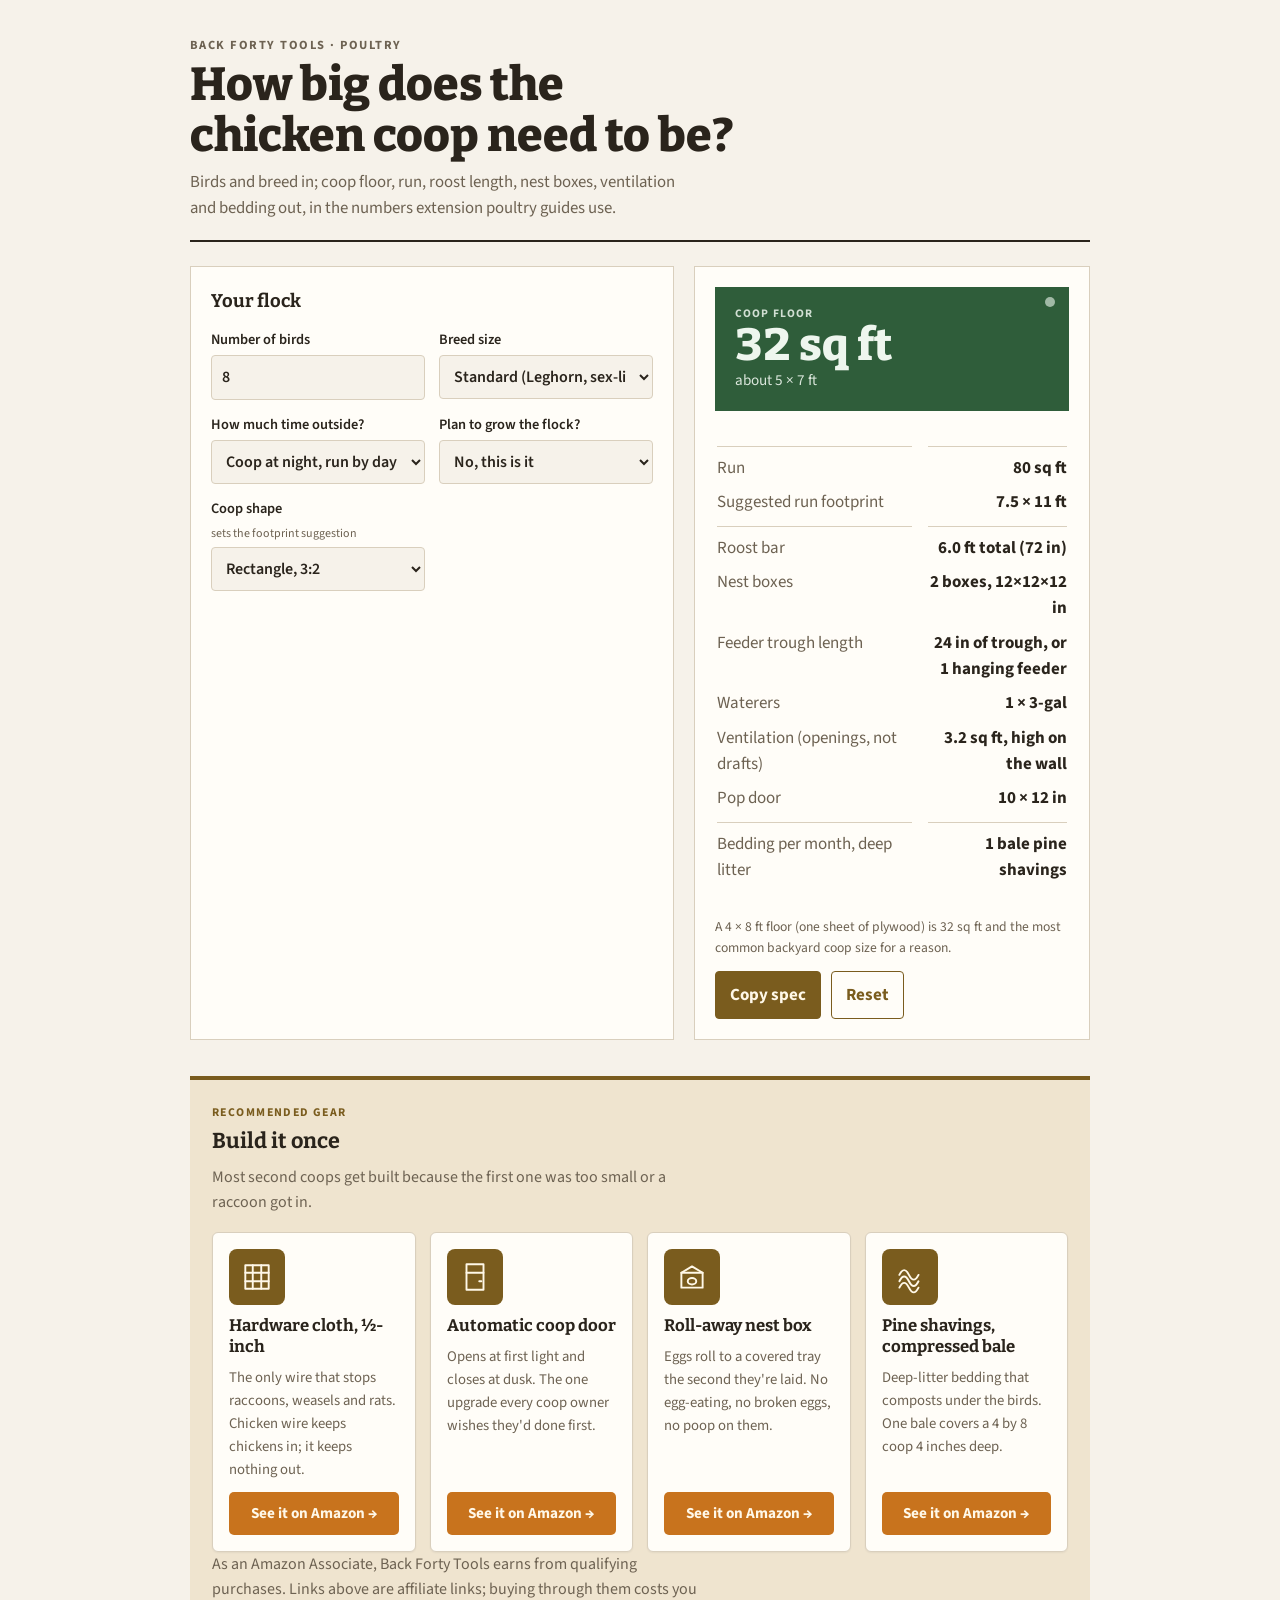
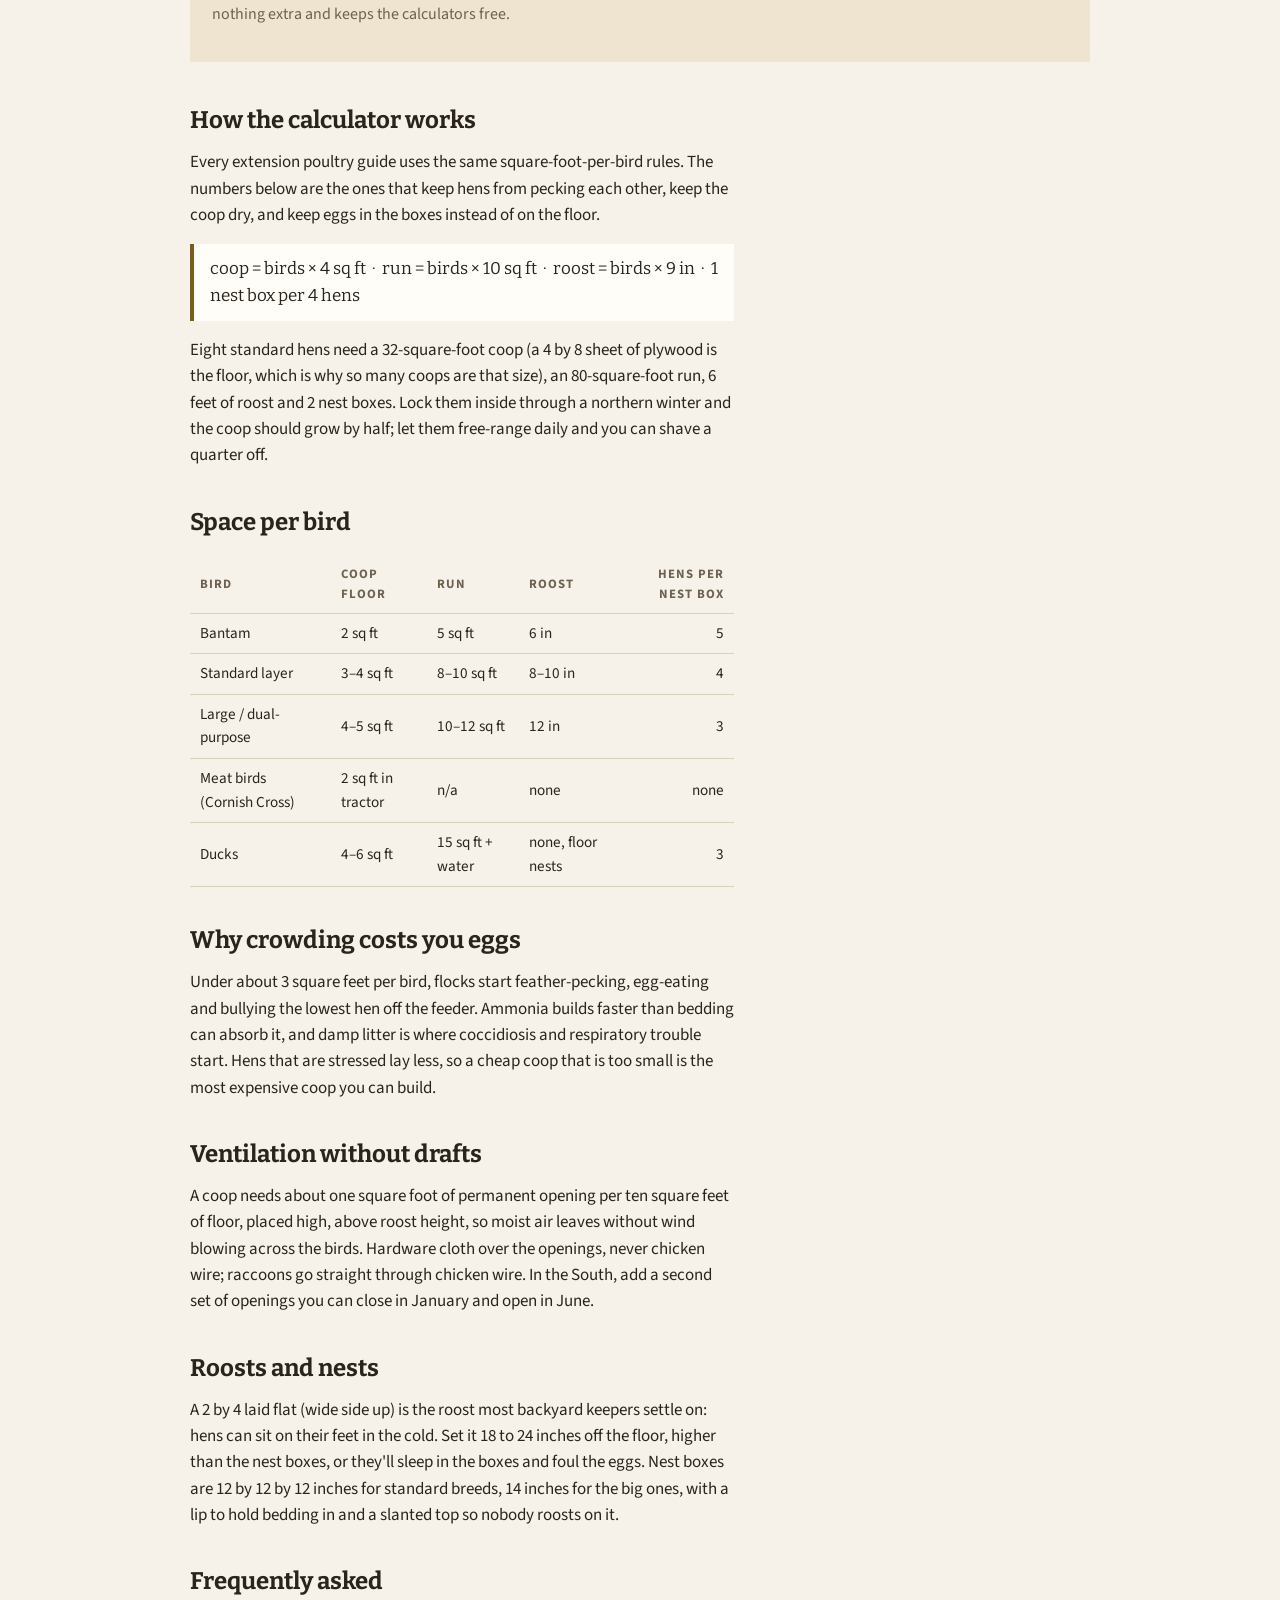
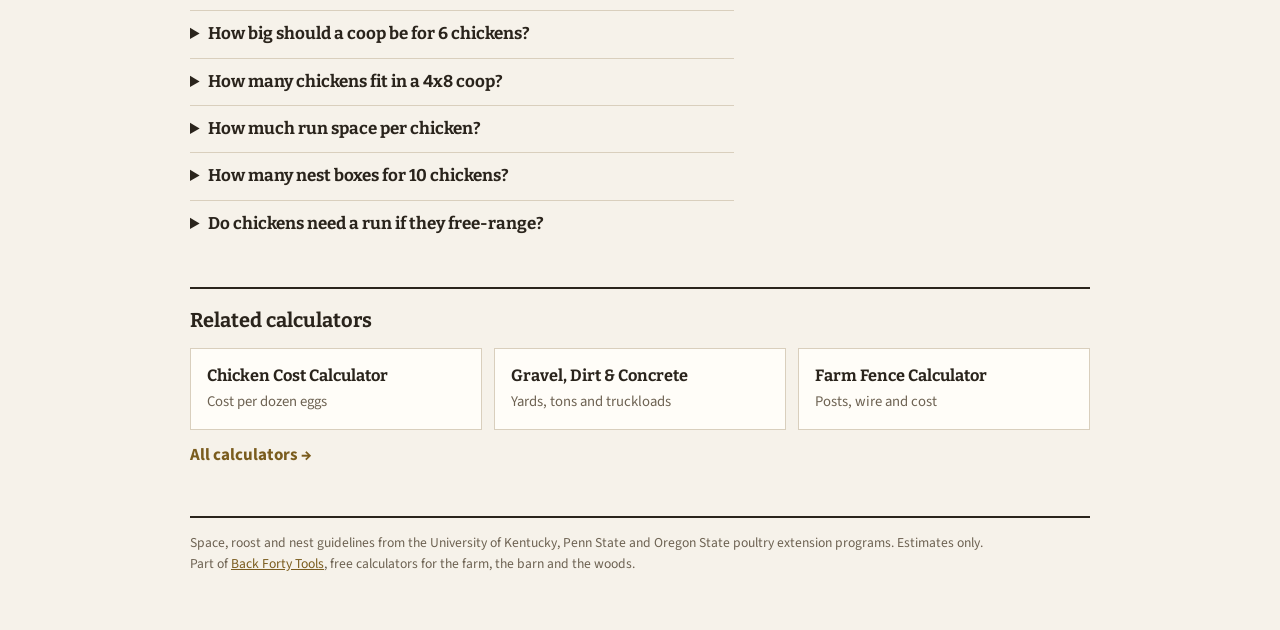
<file: chicken-coop-size-calculator/index.html>
<!doctype html>
<html lang="en">
<head>
<meta charset="utf-8">
<meta name="viewport" content="width=device-width, initial-scale=1">
<title>Chicken Coop Size Calculator: Coop, Run, Roost and Nest Boxes | Back Forty Tools</title>
<meta name="description" content="Free chicken coop size calculator. Enter number of birds and breed to get coop square footage, run size, roost length, nest box count, ventilation and bedding, with suggested dimensions.">
<link rel="canonical" href="https://backfortytools.com/chicken-coop-size-calculator/">
<meta property="og:type" content="website">
<meta property="og:title" content="Chicken Coop Size Calculator">
<meta property="og:description" content="Free chicken coop size calculator. Enter number of birds and breed to get coop square footage, run size, roost length, nest box count, ventilation and bedding, with suggested dimensions.">
<meta property="og:url" content="https://backfortytools.com/chicken-coop-size-calculator/">
<meta property="og:site_name" content="Back Forty Tools">
<meta name='impact-site-verification' value='7f219c73-b5ef-4933-9e98-e80d3054c940'>
<link rel="icon" href="data:image/svg+xml,%3Csvg xmlns='http://www.w3.org/2000/svg' viewBox='0 0 32 32'%3E%3Crect width='32' height='32' rx='6' fill='%232f5d3a'/%3E%3Cpath d='M8 22h16M8 17h16M8 12h16' stroke='%23eef6ee' stroke-width='3' stroke-linecap='round'/%3E%3C/svg%3E">
<link rel="preconnect" href="https://fonts.googleapis.com">
<link rel="preconnect" href="https://fonts.gstatic.com" crossorigin>
<link rel="stylesheet" href="https://fonts.googleapis.com/css2?family=Bitter:wght@500;700;800&family=Source+Sans+3:wght@400;600;700&display=swap">
<script type="application/ld+json">{"@context": "https://schema.org", "@graph": [{"@type": "WebApplication", "name": "Chicken Coop Size Calculator", "url": "https://backfortytools.com/chicken-coop-size-calculator/", "applicationCategory": "UtilitiesApplication", "operatingSystem": "Any", "offers": {"@type": "Offer", "price": "0", "priceCurrency": "USD"}, "description": "Free chicken coop size calculator. Enter number of birds and breed to get coop square footage, run size, roost length, nest box count, ventilation and bedding, with suggested dimensions.", "isPartOf": {"@type": "WebSite", "name": "Back Forty Tools", "url": "https://backfortytools.com/"}}, {"@type": "FAQPage", "mainEntity": [{"@type": "Question", "name": "How big should a coop be for 6 chickens?", "acceptedAnswer": {"@type": "Answer", "text": "24 square feet of floor (4 by 6), a 60-square-foot run, 4.5 feet of roost and 2 nest boxes. A 4 by 8 coop gives you room for two more, which you will want."}}, {"@type": "Question", "name": "How many chickens fit in a 4x8 coop?", "acceptedAnswer": {"@type": "Answer", "text": "Eight standard hens comfortably, ten if they free-range daily, six if they'll be locked in through winter. Twelve bantams."}}, {"@type": "Question", "name": "How much run space per chicken?", "acceptedAnswer": {"@type": "Answer", "text": "10 square feet each for standard breeds, 8 if they get out to forage regularly. Less than that and the run turns to bare mud and manure within a month."}}, {"@type": "Question", "name": "How many nest boxes for 10 chickens?", "acceptedAnswer": {"@type": "Answer", "text": "Three. One box per four hens is plenty; they'll all want the same one anyway."}}, {"@type": "Question", "name": "Do chickens need a run if they free-range?", "acceptedAnswer": {"@type": "Answer", "text": "Yes, for the days you can't let them out and for the first week in a new place. Size it at 8 square feet per bird instead of 10."}}]}]}</script>
<style>
/* Layout: ledger-style — one calculator card up top, results in a barn-tag strip, then plain-spoken reference copy in a single reading column. */
:root{
  --bg:#f6f2ea;          /* hay-dust cream */
  --surface:#fffdf8;
  --fg:#2a241c;
  --muted:#6d6252;
  --line:#d9cfbd;
  --accent:#7a5c1e;      /* cured-timothy brown */
  --accent-ink:#fff8e8;
  --tag:#2f5d3a;         /* feed-tag green */
  --tag-ink:#eef6ee;
  --gearbg:#efe4cf;      /* feed-sack tan */
  --buy:#c8731d;         /* saddle orange */
  --buy-ink:#fff8e8;
  --display:"Bitter",Georgia,"Times New Roman",serif;
  --body:"Source Sans 3","Segoe UI",system-ui,sans-serif;
}
@media (prefers-color-scheme: dark){:root:not([data-theme="light"]){
  --bg:#1c1915;--surface:#262119;--fg:#efe7d8;--muted:#b3a68f;--line:#443b2e;
  --accent:#d9b25c;--accent-ink:#1c1915;--tag:#7fbf8c;--tag-ink:#13201a;--gearbg:#2d2619;--buy:#e08a35;--buy-ink:#1c1915;color-scheme:dark}}
:root[data-theme="dark"]{
  --bg:#1c1915;--surface:#262119;--fg:#efe7d8;--muted:#b3a68f;--line:#443b2e;
  --accent:#d9b25c;--accent-ink:#1c1915;--tag:#7fbf8c;--tag-ink:#13201a;--gearbg:#2d2619;--buy:#e08a35;--buy-ink:#1c1915;color-scheme:dark}

*{box-sizing:border-box}
[hidden]{display:none!important}
img{max-width:100%}
body{background:var(--bg);color:var(--fg);font-family:var(--body);font-size:17px;line-height:1.55;padding-inline:16px;padding-block:0 48px}
.wrap{max-width:900px;margin:0 auto}
header{padding-block:28px 18px;border-bottom:2px solid var(--fg)}
.kicker{font-family:var(--body);text-transform:uppercase;letter-spacing:.12em;font-size:.78rem;font-weight:700;color:var(--muted)}
h1{font-family:var(--display);font-weight:800;font-size:clamp(1.9rem,4.5vw,2.9rem);line-height:1.1;margin:.25rem 0 .5rem;text-wrap:balance}
.lede{max-width:62ch;margin:0;color:var(--muted);font-size:1.05rem}

.calc{margin-top:24px;display:grid;grid-template-columns:1.1fr .9fr;gap:20px}
@media (max-width:720px){.calc{grid-template-columns:1fr}}
.panel{background:var(--surface);border:1px solid var(--line);padding:20px;min-width:0}
.panel h2{font-family:var(--display);font-size:1.15rem;margin:0 0 14px;font-weight:700}
.grid{display:grid;grid-template-columns:1fr 1fr;gap:14px}
@media (max-width:460px){.grid{grid-template-columns:1fr}}
label{display:flex;flex-direction:column;gap:4px;font-size:.9rem;font-weight:600;min-width:0}
label small{font-weight:400;color:var(--muted)}
input,select{font:inherit;font-size:1rem;padding:9px 10px;border:1px solid var(--line);background:var(--bg);color:var(--fg);border-radius:4px;width:100%;min-width:0}
input:focus,select:focus{outline:2px solid var(--accent);outline-offset:1px}
.span2{grid-column:1/-1}
fieldset{border:0;padding:0;margin:0;display:contents}

.results{display:flex;flex-direction:column;gap:12px}
.tag{background:var(--tag);color:var(--tag-ink);padding:18px 20px;position:relative}
.tag::before{content:"";position:absolute;top:10px;right:14px;width:10px;height:10px;border-radius:50%;background:var(--tag-ink);opacity:.6}
.tag .lbl{text-transform:uppercase;letter-spacing:.1em;font-size:.72rem;font-weight:700;opacity:.85}
.tag .big{font-family:var(--display);font-size:clamp(2rem,6vw,2.8rem);font-weight:800;line-height:1.05;font-variant-numeric:tabular-nums}
.tag .sub{font-size:.95rem;opacity:.9}
.rows{display:grid;grid-template-columns:minmax(0,1.4fr) minmax(0,1fr);row-gap:8px;column-gap:16px;font-variant-numeric:tabular-nums;padding:4px 2px}
.rows dt{color:var(--muted);margin:0}
.rows dd{margin:0;font-weight:700;text-align:right;overflow-wrap:anywhere}
.rows .total{border-top:1px solid var(--line);padding-top:8px;margin-top:2px}
.cost{font-family:var(--display);font-size:1.35rem}
.note{font-size:.85rem;color:var(--muted);margin:0}
.btn{font:inherit;font-weight:700;padding:10px 14px;border:1px solid var(--accent);background:var(--accent);color:var(--accent-ink);border-radius:4px;cursor:pointer}
.btn.ghost{background:transparent;color:var(--accent)}
.btn:focus-visible{outline:2px solid var(--fg);outline-offset:2px}
.copied{font-size:.85rem;color:var(--tag);font-weight:700}

.gear{margin-top:36px;background:var(--gearbg);border-top:4px solid var(--accent);padding:24px 22px 18px}
.gear .eyebrow{text-transform:uppercase;letter-spacing:.12em;font-size:.74rem;font-weight:700;color:var(--accent)}
.gear h2{font-family:var(--display);font-size:1.35rem;margin:.2rem 0 6px}
.gear>p{margin:0 0 18px;color:var(--muted);font-size:1rem;max-width:62ch}
.gear ul{list-style:none;padding:0;margin:0;display:grid;grid-template-columns:repeat(auto-fit,minmax(185px,1fr));gap:14px}
.gear li{background:var(--surface);border:1px solid var(--line);border-radius:6px;padding:16px;min-width:0;display:flex;flex-direction:column;gap:10px;box-shadow:0 1px 2px rgba(42,36,28,.06)}
.gear .ico{width:56px;height:56px;border-radius:8px;background:var(--accent);color:var(--accent-ink);display:flex;align-items:center;justify-content:center}
.gear .ico svg{width:34px;height:34px;fill:none;stroke:currentColor;stroke-width:1.8;stroke-linecap:round;stroke-linejoin:round}
.gear li strong{display:block;font-family:var(--display);font-size:1.05rem;line-height:1.25}
.gear li span{font-size:.92rem;color:var(--muted);flex:1}
.gear a.buy{display:block;text-align:center;background:var(--buy);color:var(--buy-ink);font-weight:700;text-decoration:none;padding:10px 12px;border-radius:5px;font-size:.95rem}
.gear a.buy:hover,.gear a.buy:focus-visible{filter:brightness(1.08);outline:none}
.disc{font-size:.8rem;color:var(--muted);margin:14px 0 0}

article{max-width:68ch;margin-top:40px}
article h2{font-family:var(--display);font-size:1.5rem;margin:2.2rem 0 .6rem;text-wrap:balance}
article h3{font-family:var(--display);font-size:1.15rem;margin:1.6rem 0 .4rem}
article p{margin:0 0 1rem}
.tbl{overflow-x:auto;margin:1rem 0}
table{border-collapse:collapse;width:100%;font-size:.95rem;font-variant-numeric:tabular-nums}
th,td{text-align:left;padding:8px 10px;border-bottom:1px solid var(--line)}
th{font-size:.8rem;text-transform:uppercase;letter-spacing:.08em;color:var(--muted)}
td:last-child,th:last-child{text-align:right}
.formula{font-family:var(--display);background:var(--surface);border-left:4px solid var(--accent);padding:12px 16px;margin:1rem 0}
details{border-top:1px solid var(--line);padding:10px 0}
summary{cursor:pointer;font-weight:700;font-family:var(--display)}
details p{margin-top:.5rem}
footer{margin-top:48px;border-top:2px solid var(--fg);padding-top:14px;font-size:.85rem;color:var(--muted)}
footer a{color:var(--accent)}
@media (prefers-reduced-motion:no-preference){.tag .big{transition:opacity .15s}}

.related{margin-top:40px;border-top:2px solid var(--fg);padding-top:16px}
.related h2{font-family:var(--display);font-size:1.25rem;margin:0 0 12px}
.related ul{list-style:none;padding:0;margin:0;display:grid;grid-template-columns:repeat(auto-fit,minmax(200px,1fr));gap:12px}
.related li{min-width:0}
.related ul a{display:block;height:100%;background:var(--surface);border:1px solid var(--line);padding:14px 16px;color:inherit;text-decoration:none}
.related ul a:hover,.related ul a:focus-visible{border-color:var(--tag);outline:none}
.related strong{display:block;font-family:var(--display);font-size:1.02rem}
.related span{color:var(--muted);font-size:.92rem}
.related .all{display:inline-block;margin-top:12px;color:var(--accent);font-weight:700;text-decoration:none}

.quick{margin-top:20px;display:grid;gap:12px}
.quick-ans{background:var(--tag);color:var(--tag-ink);padding:16px 20px}
.quick-ans .lbl{text-transform:uppercase;letter-spacing:.1em;font-size:.72rem;font-weight:700;opacity:.85}
.quick-ans p{margin:.3rem 0 0;font-size:1.08rem;max-width:68ch}
.quick table{background:var(--surface)}
.quick caption{text-align:left;font-family:var(--display);font-weight:700;font-size:1.1rem;padding:0 0 8px}
.quick .note{margin:0}

</style>
</head>
<body>
<div class="wrap">
<header>
  <div class="kicker"><a href="/" style="color:inherit;text-decoration:none">Back Forty Tools</a> · Poultry</div>
  <h1>How big does the chicken coop need to be?</h1>
  <p class="lede">Birds and breed in; coop floor, run, roost length, nest boxes, ventilation and bedding out, in the numbers extension poultry guides use.</p>
</header>
<section class="calc" aria-label="Chicken coop size calculator">
  <form class="panel" id="cpform" autocomplete="off">
    <h2>Your flock</h2>
    <div class="grid">
      <label>Number of birds
        <input id="birds" type="number" min="1" max="500" step="1" value="8" inputmode="numeric">
      </label>
      <label>Breed size
        <select id="size">
          <option value="bantam" data-coop="2" data-run="5" data-roost="6" data-nest="5">Bantam</option>
          <option value="standard" data-coop="4" data-run="10" data-roost="9" data-nest="4" selected>Standard (Leghorn, sex-link, Australorp)</option>
          <option value="large" data-coop="5" data-run="12" data-roost="12" data-nest="3">Large / dual-purpose (Orpington, Brahma, Jersey Giant)</option>
          <option value="duck" data-coop="5" data-run="15" data-roost="0" data-nest="3">Ducks</option>
        </select>
      </label>
      <label>How much time outside?
        <select id="access">
          <option value="1.5">Locked in the coop most days (cold climate, predators)</option>
          <option value="1" selected>Coop at night, run by day</option>
          <option value="0.75">Free-range most days</option>
        </select>
      </label>
      <label>Plan to grow the flock?
        <select id="grow">
          <option value="0" selected>No, this is it</option>
          <option value="0.25">Maybe a few more (+25%)</option>
          <option value="0.5">Chicken math is real (+50%)</option>
        </select>
      </label>
      <label>Coop shape <small>sets the footprint suggestion</small>
        <select id="shape">
          <option value="1.5" selected>Rectangle, 3:2</option>
          <option value="1">Square</option>
          <option value="2">Long and narrow, 2:1</option>
        </select>
      </label>
    </div>
  </form>

  <aside class="panel results" aria-live="polite">
    <div class="tag">
      <div class="lbl">Coop floor</div>
      <div class="big" id="r-coop">—</div>
      <div class="sub" id="r-coopdim">—</div>
    </div>
    <dl class="rows">
      <dt class="total">Run</dt><dd class="total" id="r-run">—</dd>
      <dt>Suggested run footprint</dt><dd id="r-rundim">—</dd>
      <dt class="total">Roost bar</dt><dd class="total" id="r-roost">—</dd>
      <dt>Nest boxes</dt><dd id="r-nest">—</dd>
      <dt>Feeder trough length</dt><dd id="r-feed">—</dd>
      <dt>Waterers</dt><dd id="r-water">—</dd>
      <dt>Ventilation (openings, not drafts)</dt><dd id="r-vent">—</dd>
      <dt>Pop door</dt><dd id="r-door">—</dd>
      <dt class="total">Bedding per month, deep litter</dt><dd class="total" id="r-bed">—</dd>
    </dl>
    <p class="note" id="r-note"></p>
    <div style="display:flex;gap:10px;flex-wrap:wrap;align-items:center">
      <button class="btn" type="button" id="copy">Copy spec</button>
      <button class="btn ghost" type="button" id="reset">Reset</button>
      <span class="copied" id="copied" hidden>Copied</span>
    </div>
  </aside>
</section>
<section class="gear" aria-label="Recommended gear">
  <div class="eyebrow">Recommended gear</div>
  <h2>Build it once</h2>
  <p>Most second coops get built because the first one was too small or a raccoon got in.</p>
  <ul>
<li><div class="ico" aria-hidden="true"><svg viewBox="0 0 32 32"><path d="M5 5h22v22H5z"/><path d="M12 5v22M20 5v22M5 12h22M5 20h22"/></svg></div><strong>Hardware cloth, ½-inch</strong><span>The only wire that stops raccoons, weasels and rats. Chicken wire keeps chickens in; it keeps nothing out.</span><a class="buy" href="https://www.amazon.com/s?k=hardware+cloth&tag=backfortytool-20" rel="sponsored nofollow" target="_blank">See it on Amazon →</a></li>
<li><div class="ico" aria-hidden="true"><svg viewBox="0 0 32 32"><path d="M8 4h16v24H8z"/><path d="M8 12h16"/><path d="M20 20h2"/></svg></div><strong>Automatic coop door</strong><span>Opens at first light and closes at dusk. The one upgrade every coop owner wishes they'd done first.</span><a class="buy" href="https://www.amazon.com/s?k=automatic+chicken+coop+door&tag=backfortytool-20" rel="sponsored nofollow" target="_blank">See it on Amazon →</a></li>
<li><div class="ico" aria-hidden="true"><svg viewBox="0 0 32 32"><path d="M6 12h20v14H6z"/><path d="M6 12l10-6 10 6"/><ellipse cx="16" cy="20" rx="4" ry="3"/></svg></div><strong>Roll-away nest box</strong><span>Eggs roll to a covered tray the second they're laid. No egg-eating, no broken eggs, no poop on them.</span><a class="buy" href="https://www.amazon.com/s?k=roll+away+nest+box&tag=backfortytool-20" rel="sponsored nofollow" target="_blank">See it on Amazon →</a></li>
<li><div class="ico" aria-hidden="true"><svg viewBox="0 0 32 32"><path d="M6 20c3-6 6-6 9 0s6 6 9 0"/><path d="M6 14c3-6 6-6 9 0s6 6 9 0"/><path d="M6 26c3-6 6-6 9 0s6 6 9 0"/></svg></div><strong>Pine shavings, compressed bale</strong><span>Deep-litter bedding that composts under the birds. One bale covers a 4 by 8 coop 4 inches deep.</span><a class="buy" href="https://www.amazon.com/s?k=pine+shavings&tag=backfortytool-20" rel="sponsored nofollow" target="_blank">See it on Amazon →</a></li>
  </ul>
  <p class="disc">As an Amazon Associate, Back Forty Tools earns from qualifying purchases. Links above are affiliate links; buying through them costs you nothing extra and keeps the calculators free.</p>
</section>
<article>
  <h2>How the calculator works</h2>
  <p>Every extension poultry guide uses the same square-foot-per-bird rules. The numbers below are the ones that keep hens from pecking each other, keep the coop dry, and keep eggs in the boxes instead of on the floor.</p>
  <div class="formula">coop = birds × 4 sq ft &nbsp;·&nbsp; run = birds × 10 sq ft &nbsp;·&nbsp; roost = birds × 9 in &nbsp;·&nbsp; 1 nest box per 4 hens</div>
  <p>Eight standard hens need a 32-square-foot coop (a 4 by 8 sheet of plywood is the floor, which is why so many coops are that size), an 80-square-foot run, 6 feet of roost and 2 nest boxes. Lock them inside through a northern winter and the coop should grow by half; let them free-range daily and you can shave a quarter off.</p>

  <h2>Space per bird</h2>
  <div class="tbl"><table>
    <thead><tr><th>Bird</th><th>Coop floor</th><th>Run</th><th>Roost</th><th>Hens per nest box</th></tr></thead>
    <tbody>
      <tr><td>Bantam</td><td>2 sq ft</td><td>5 sq ft</td><td>6 in</td><td>5</td></tr>
      <tr><td>Standard layer</td><td>3–4 sq ft</td><td>8–10 sq ft</td><td>8–10 in</td><td>4</td></tr>
      <tr><td>Large / dual-purpose</td><td>4–5 sq ft</td><td>10–12 sq ft</td><td>12 in</td><td>3</td></tr>
      <tr><td>Meat birds (Cornish Cross)</td><td>2 sq ft in tractor</td><td>n/a</td><td>none</td><td>none</td></tr>
      <tr><td>Ducks</td><td>4–6 sq ft</td><td>15 sq ft + water</td><td>none, floor nests</td><td>3</td></tr>
    </tbody>
  </table></div>

  <h2>Why crowding costs you eggs</h2>
  <p>Under about 3 square feet per bird, flocks start feather-pecking, egg-eating and bullying the lowest hen off the feeder. Ammonia builds faster than bedding can absorb it, and damp litter is where coccidiosis and respiratory trouble start. Hens that are stressed lay less, so a cheap coop that is too small is the most expensive coop you can build.</p>

  <h2>Ventilation without drafts</h2>
  <p>A coop needs about one square foot of permanent opening per ten square feet of floor, placed high, above roost height, so moist air leaves without wind blowing across the birds. Hardware cloth over the openings, never chicken wire; raccoons go straight through chicken wire. In the South, add a second set of openings you can close in January and open in June.</p>

  <h2>Roosts and nests</h2>
  <p>A 2 by 4 laid flat (wide side up) is the roost most backyard keepers settle on: hens can sit on their feet in the cold. Set it 18 to 24 inches off the floor, higher than the nest boxes, or they'll sleep in the boxes and foul the eggs. Nest boxes are 12 by 12 by 12 inches for standard breeds, 14 inches for the big ones, with a lip to hold bedding in and a slanted top so nobody roosts on it.</p>

  <h2>Frequently asked</h2>
<details><summary>How big should a coop be for 6 chickens?</summary><p>24 square feet of floor (4 by 6), a 60-square-foot run, 4.5 feet of roost and 2 nest boxes. A 4 by 8 coop gives you room for two more, which you will want.</p></details>
<details><summary>How many chickens fit in a 4x8 coop?</summary><p>Eight standard hens comfortably, ten if they free-range daily, six if they'll be locked in through winter. Twelve bantams.</p></details>
<details><summary>How much run space per chicken?</summary><p>10 square feet each for standard breeds, 8 if they get out to forage regularly. Less than that and the run turns to bare mud and manure within a month.</p></details>
<details><summary>How many nest boxes for 10 chickens?</summary><p>Three. One box per four hens is plenty; they'll all want the same one anyway.</p></details>
<details><summary>Do chickens need a run if they free-range?</summary><p>Yes, for the days you can't let them out and for the first week in a new place. Size it at 8 square feet per bird instead of 10.</p></details>
</article>
<nav class="related" aria-label="Related calculators"><h2>Related calculators</h2><ul><li><a href="/chicken-cost-calculator/"><strong>Chicken Cost Calculator</strong><span>Cost per dozen eggs</span></a></li><li><a href="/gravel-dirt-concrete-calculator/"><strong>Gravel, Dirt & Concrete</strong><span>Yards, tons and truckloads</span></a></li><li><a href="/fence-calculator/"><strong>Farm Fence Calculator</strong><span>Posts, wire and cost</span></a></li></ul><a class="all" href="/">All calculators →</a></nav>
<footer>
  Space, roost and nest guidelines from the University of Kentucky, Penn State and Oregon State poultry extension programs. Estimates only.<br>
  Part of <a href="/">Back Forty Tools</a>, free calculators for the farm, the barn and the woods.
</footer>
</div>
<script>
(function(){
  var $=function(id){return document.getElementById(id)};
  var f={birds:$('birds'),size:$('size'),access:$('access'),grow:$('grow'),shape:$('shape')};
  var fmt=function(n,d){return n.toLocaleString('en-US',{maximumFractionDigits:d==null?0:d,minimumFractionDigits:d==null?0:d})};
  var last='';
  function dims(area,ratio){ var w=Math.sqrt(area/ratio); var l=w*ratio; var r=function(x){return Math.ceil(x*2)/2}; return r(w)+' × '+r(l)+' ft'; }
  function calc(){
    var n=Math.max(0,+f.birds.value||0), o=f.size.options[f.size.selectedIndex];
    var acc=+f.access.value, grow=+f.grow.value, ratio=+f.shape.value;
    var N=n*(1+grow);
    var coop=Math.ceil(N*(+o.getAttribute('data-coop'))*acc);
    var run=Math.ceil(N*(+o.getAttribute('data-run'))*(acc<1?0.8:1));
    var roostIn=N*(+o.getAttribute('data-roost'));
    var nest=Math.max(1,Math.ceil(N/(+o.getAttribute('data-nest'))));
    var isDuck=f.size.value==='duck';
    $('r-coop').textContent=fmt(coop)+' sq ft';
    $('r-coopdim').textContent='about '+dims(coop,ratio)+(grow?' (sized for '+fmt(N)+' birds)':'');
    $('r-run').textContent=fmt(run)+' sq ft'+(isDuck?' + a pool':'');
    $('r-rundim').textContent=dims(run,ratio);
    $('r-roost').textContent=isDuck?'none, ducks sleep on the floor':fmt(roostIn/12,1)+' ft total ('+fmt(roostIn)+' in)';
    $('r-nest').textContent=fmt(nest)+(isDuck?' floor nests':' boxes, 12×12×12 in');
    $('r-feed').textContent=fmt(N*3)+' in of trough, or '+Math.max(1,Math.ceil(N/15))+' hanging feeder'+(N>15?'s':'');
    $('r-water').textContent=Math.max(1,Math.ceil(N/10))+' × 3-gal'+(isDuck?' + open water':'');
    $('r-vent').textContent=fmt(coop/10,1)+' sq ft, high on the wall';
    $('r-door').textContent=(f.size.value==='large'||isDuck)?'12 × 14 in':'10 × 12 in';
    $('r-bed').textContent=Math.max(1,Math.ceil(coop/32))+' bale'+(coop>32?'s':'')+' pine shavings';
    $('r-note').textContent='A 4 × 8 ft floor (one sheet of plywood) is 32 sq ft and the most common backyard coop size for a reason.';
    last='Coop for '+n+' '+o.text+': coop '+coop+' sq ft ('+dims(coop,ratio)+'), run '+run+' sq ft, roost '+fmt(roostIn/12,1)+' ft, '+nest+' nest boxes, vent '+fmt(coop/10,1)+' sq ft.';
  }
  Object.keys(f).forEach(function(k){ f[k].addEventListener('input',calc); f[k].addEventListener('change',calc); });
  $('cpform').addEventListener('submit',function(e){e.preventDefault();calc();});
  $('reset').addEventListener('click',function(){ f.birds.value=8;f.size.value='standard';f.access.value='1';f.grow.value='0';f.shape.value='1.5';calc(); });
  $('copy').addEventListener('click',function(){
    var done=function(){$('copied').hidden=false;setTimeout(function(){$('copied').hidden=true},1800)};
    function fallback(){var t=document.createElement('textarea');t.value=last;document.body.appendChild(t);t.select();try{document.execCommand('copy');done()}catch(e){}document.body.removeChild(t)}
    if(navigator.clipboard&&navigator.clipboard.writeText){navigator.clipboard.writeText(last).then(done,fallback)}else{fallback()}
  });
  calc();
})();
</script>
<script type="text/javascript">(function(i,m,p,a,c,t){c.ire_o=p;c[p]=c[p]||function(){(c[p].a=c[p].a||[]).push(arguments)};t=a.createElement(m);var z=a.getElementsByTagName(m)[0];t.async=1;t.src=i;z.parentNode.insertBefore(t,z)})('https://utt.impactcdn.com/P-A7917150-9175-4770-95e5-6a4ddcaab8cf1.js','script','impactStat',document,window);impactStat('trackImpression');</script>
</body>
</html>
</file>
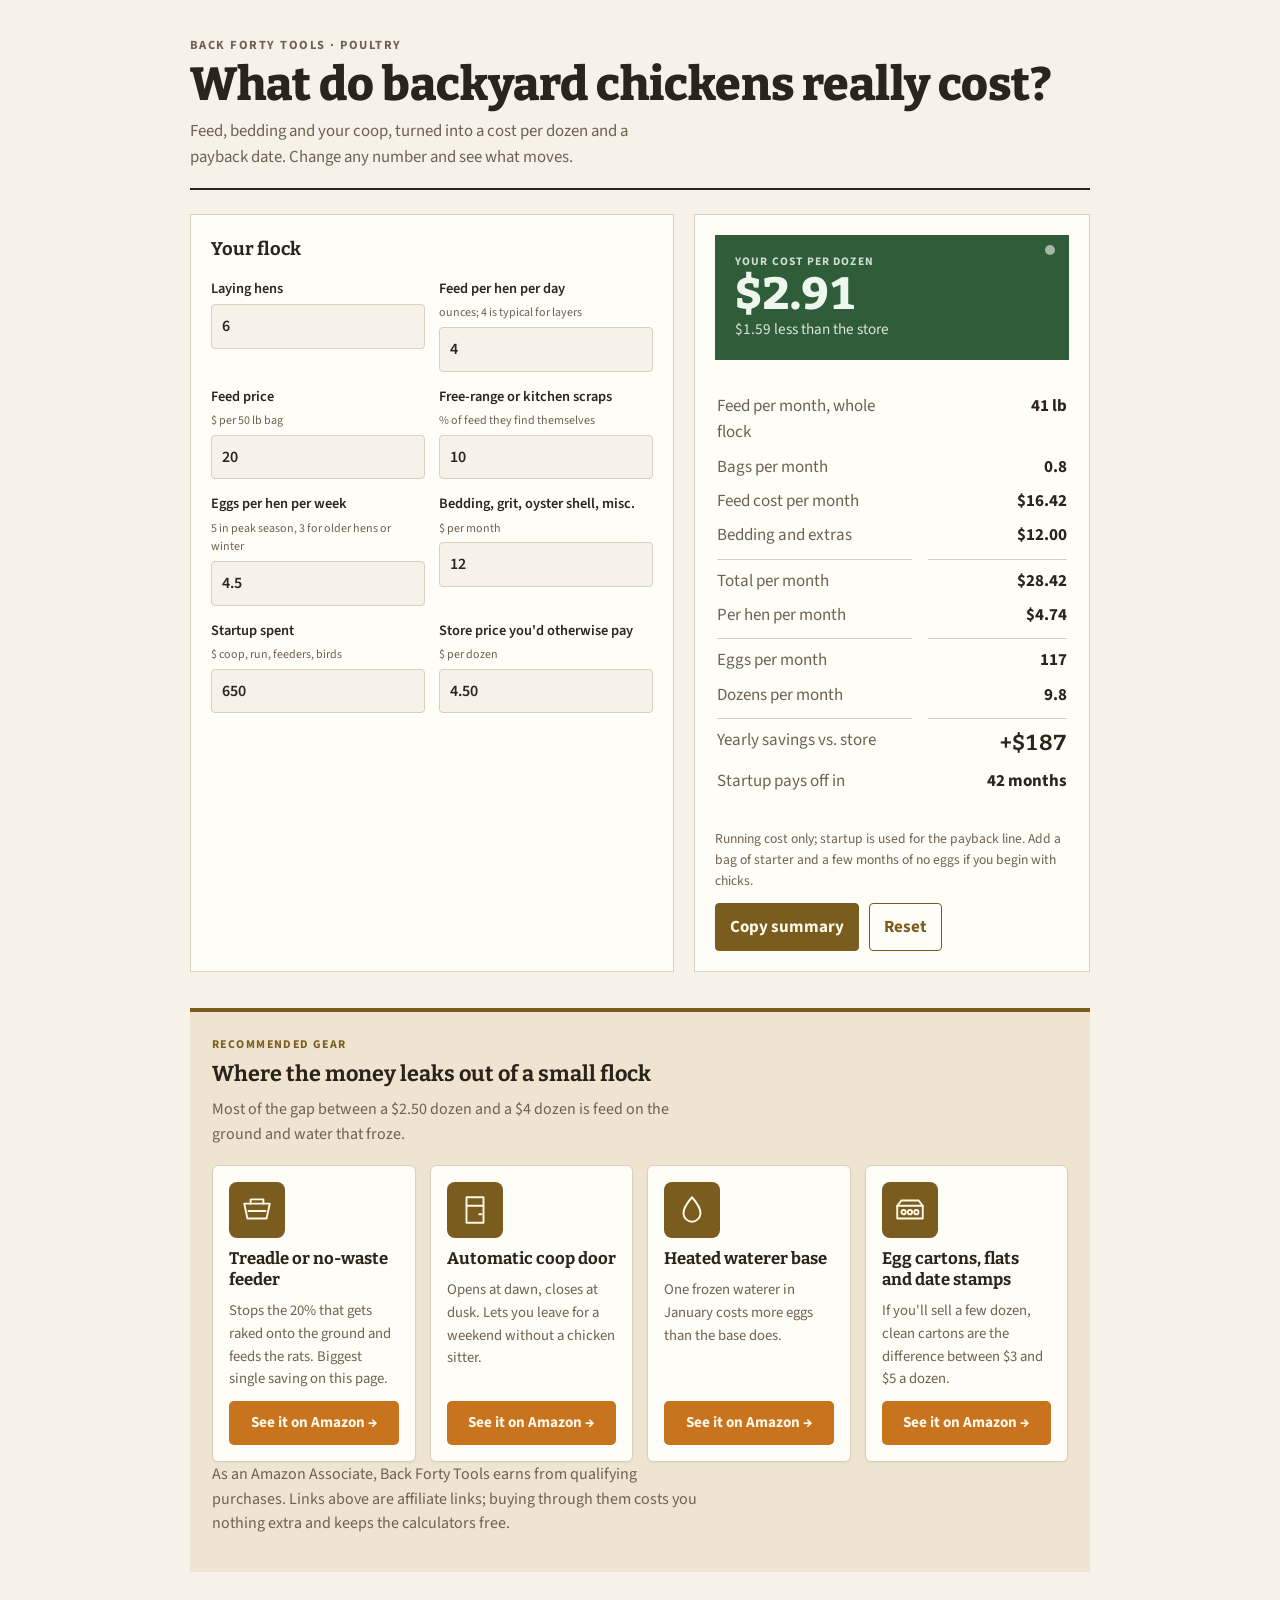
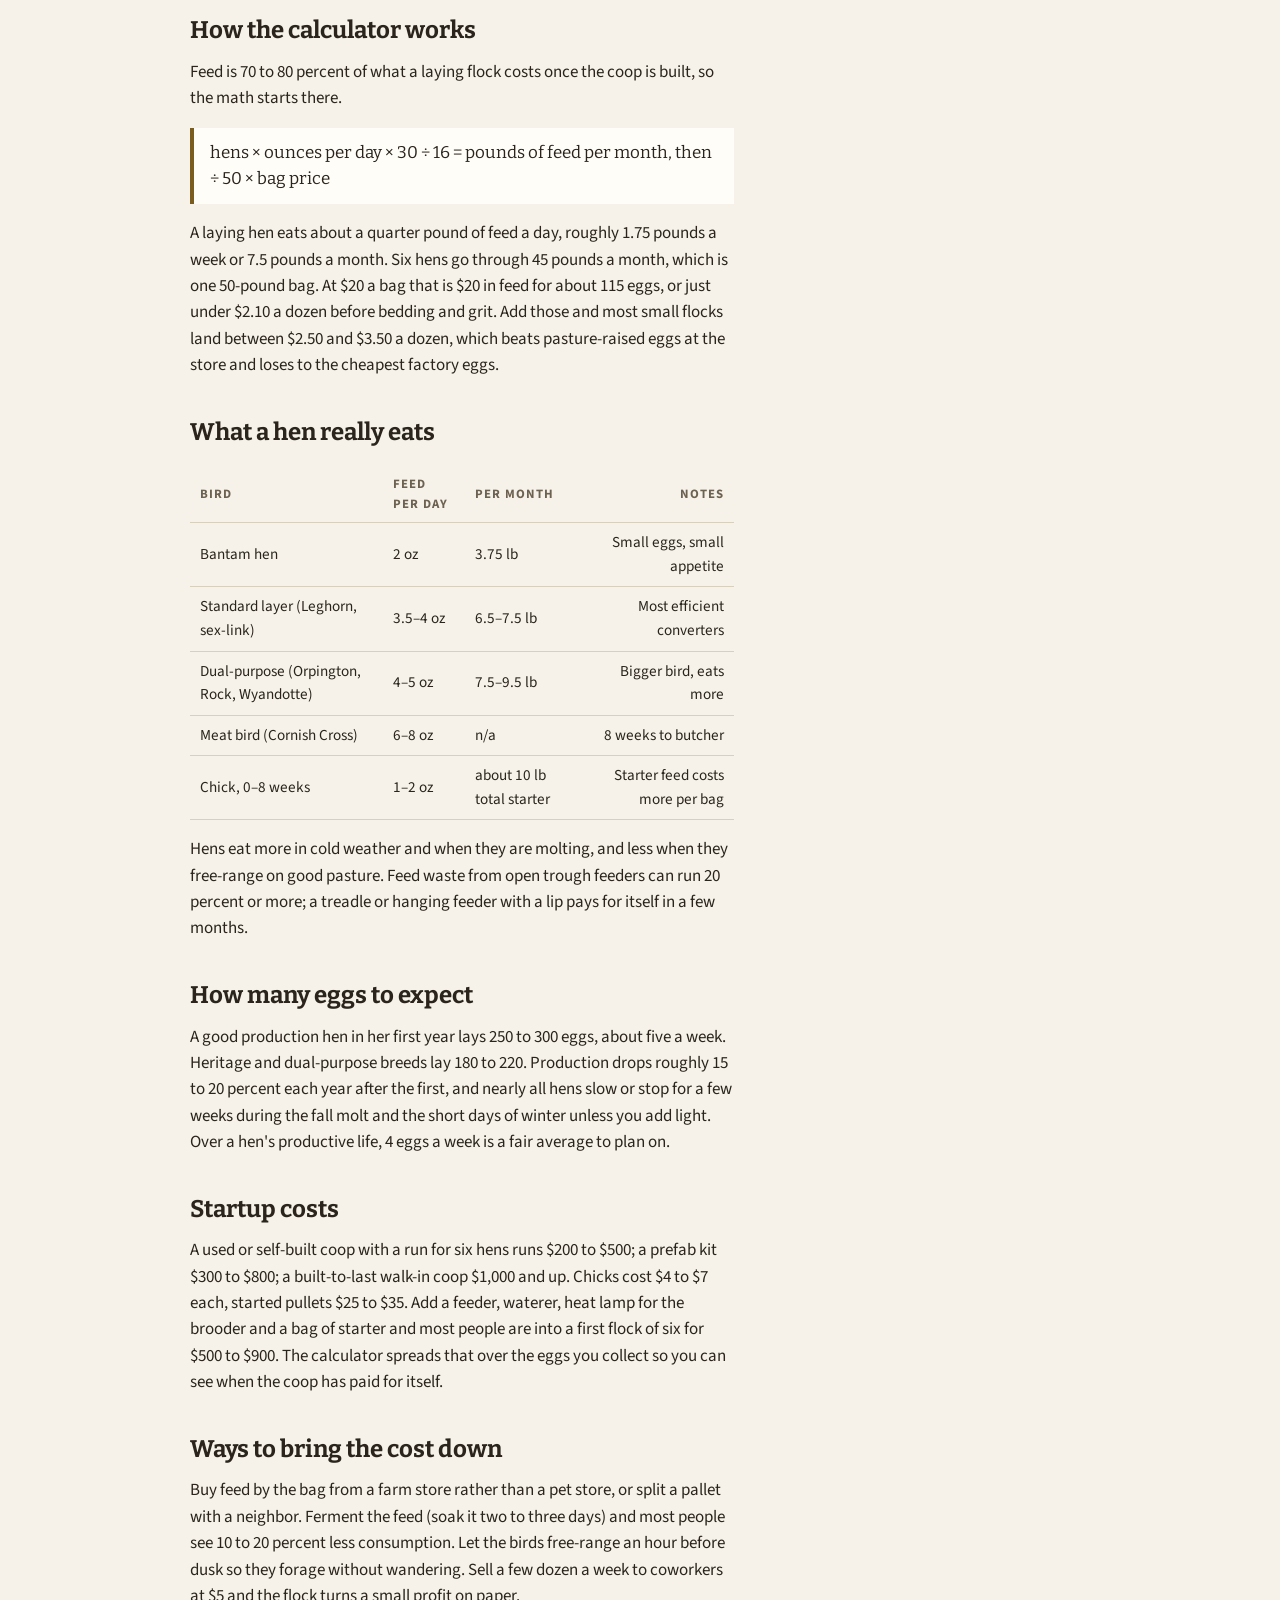
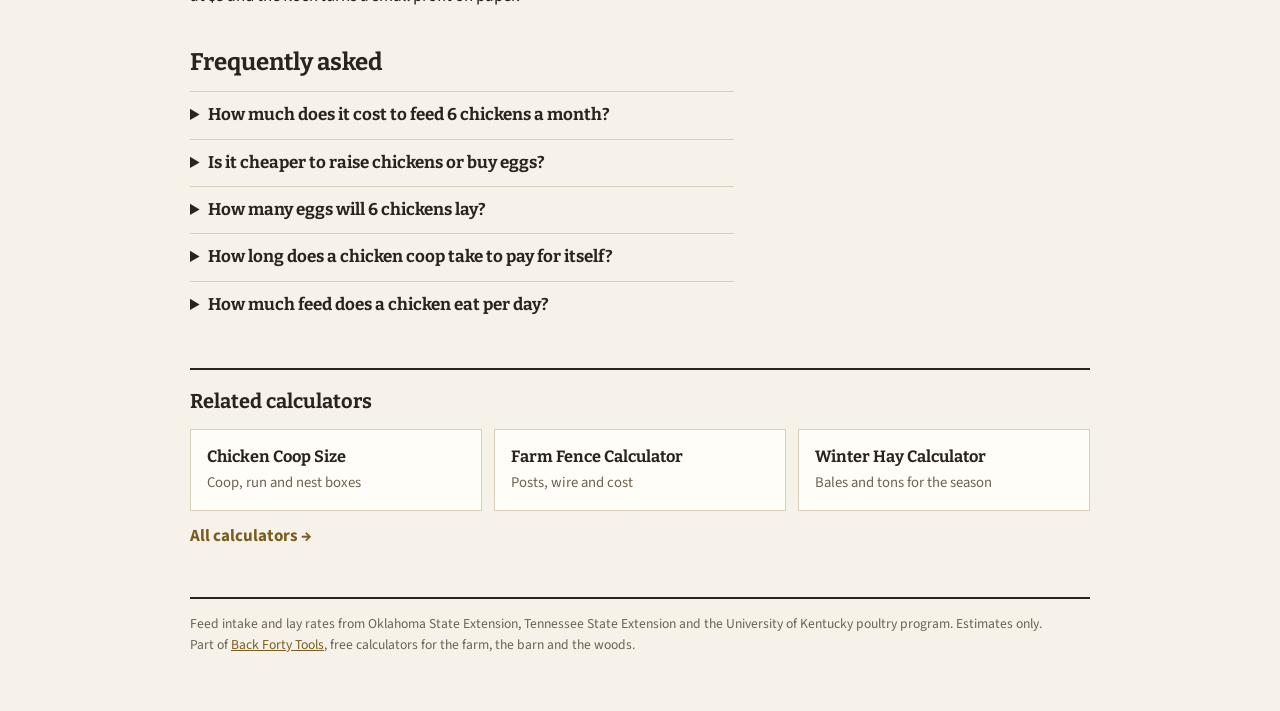
<file: chicken-cost-calculator/index.html>
<!doctype html>
<html lang="en">
<head>
<meta charset="utf-8">
<meta name="viewport" content="width=device-width, initial-scale=1">
<title>Backyard Chicken Cost Calculator: Cost Per Dozen Eggs | Back Forty Tools</title>
<meta name="description" content="Free backyard chicken cost calculator. Enter your hens, feed price and egg rate to get monthly cost, cost per dozen, yearly savings versus store eggs and when your coop pays for itself.">
<link rel="canonical" href="https://backfortytools.com/chicken-cost-calculator/">
<meta property="og:type" content="website">
<meta property="og:title" content="Backyard Chicken Cost Calculator">
<meta property="og:description" content="Free backyard chicken cost calculator. Enter your hens, feed price and egg rate to get monthly cost, cost per dozen, yearly savings versus store eggs and when your coop pays for itself.">
<meta property="og:url" content="https://backfortytools.com/chicken-cost-calculator/">
<meta property="og:site_name" content="Back Forty Tools">
<meta name='impact-site-verification' value='7f219c73-b5ef-4933-9e98-e80d3054c940'>
<link rel="icon" href="data:image/svg+xml,%3Csvg xmlns='http://www.w3.org/2000/svg' viewBox='0 0 32 32'%3E%3Crect width='32' height='32' rx='6' fill='%232f5d3a'/%3E%3Cpath d='M8 22h16M8 17h16M8 12h16' stroke='%23eef6ee' stroke-width='3' stroke-linecap='round'/%3E%3C/svg%3E">
<link rel="preconnect" href="https://fonts.googleapis.com">
<link rel="preconnect" href="https://fonts.gstatic.com" crossorigin>
<link rel="stylesheet" href="https://fonts.googleapis.com/css2?family=Bitter:wght@500;700;800&family=Source+Sans+3:wght@400;600;700&display=swap">
<script type="application/ld+json">{"@context": "https://schema.org", "@graph": [{"@type": "WebApplication", "name": "Backyard Chicken Cost Calculator", "url": "https://backfortytools.com/chicken-cost-calculator/", "applicationCategory": "UtilitiesApplication", "operatingSystem": "Any", "offers": {"@type": "Offer", "price": "0", "priceCurrency": "USD"}, "description": "Free backyard chicken cost calculator. Enter your hens, feed price and egg rate to get monthly cost, cost per dozen, yearly savings versus store eggs and when your coop pays for itself.", "isPartOf": {"@type": "WebSite", "name": "Back Forty Tools", "url": "https://backfortytools.com/"}}, {"@type": "FAQPage", "mainEntity": [{"@type": "Question", "name": "How much does it cost to feed 6 chickens a month?", "acceptedAnswer": {"@type": "Answer", "text": "About one 50-pound bag of layer feed, $18 to $24 depending on brand and region. Add bedding and grit and six hens cost $30 to $40 a month to keep."}}, {"@type": "Question", "name": "Is it cheaper to raise chickens or buy eggs?", "acceptedAnswer": {"@type": "Answer", "text": "Cheaper than pasture-raised or organic store eggs, more expensive than the cheapest conventional eggs. Most backyard flocks produce eggs for $2.50 to $3.50 a dozen in feed and supplies once the coop is paid off."}}, {"@type": "Question", "name": "How many eggs will 6 chickens lay?", "acceptedAnswer": {"@type": "Answer", "text": "Around 25 to 30 eggs a week in the first year, roughly two dozen. Expect that to fall to 15 to 20 a week by year three."}}, {"@type": "Question", "name": "How long does a chicken coop take to pay for itself?", "acceptedAnswer": {"@type": "Answer", "text": "A $600 setup with six hens saving $2 a dozen versus store eggs pays off in about two and a half years. Buying chicks instead of pullets and building the coop from scrap can cut that to a year."}}, {"@type": "Question", "name": "How much feed does a chicken eat per day?", "acceptedAnswer": {"@type": "Answer", "text": "A standard laying hen eats about 4 ounces (a quarter pound) a day. Bantams eat half that; big dual-purpose breeds up to 5 ounces."}}]}]}</script>
<style>
/* Layout: ledger-style — one calculator card up top, results in a barn-tag strip, then plain-spoken reference copy in a single reading column. */
:root{
  --bg:#f6f2ea;          /* hay-dust cream */
  --surface:#fffdf8;
  --fg:#2a241c;
  --muted:#6d6252;
  --line:#d9cfbd;
  --accent:#7a5c1e;      /* cured-timothy brown */
  --accent-ink:#fff8e8;
  --tag:#2f5d3a;         /* feed-tag green */
  --tag-ink:#eef6ee;
  --gearbg:#efe4cf;      /* feed-sack tan */
  --buy:#c8731d;         /* saddle orange */
  --buy-ink:#fff8e8;
  --display:"Bitter",Georgia,"Times New Roman",serif;
  --body:"Source Sans 3","Segoe UI",system-ui,sans-serif;
}
@media (prefers-color-scheme: dark){:root:not([data-theme="light"]){
  --bg:#1c1915;--surface:#262119;--fg:#efe7d8;--muted:#b3a68f;--line:#443b2e;
  --accent:#d9b25c;--accent-ink:#1c1915;--tag:#7fbf8c;--tag-ink:#13201a;--gearbg:#2d2619;--buy:#e08a35;--buy-ink:#1c1915;color-scheme:dark}}
:root[data-theme="dark"]{
  --bg:#1c1915;--surface:#262119;--fg:#efe7d8;--muted:#b3a68f;--line:#443b2e;
  --accent:#d9b25c;--accent-ink:#1c1915;--tag:#7fbf8c;--tag-ink:#13201a;--gearbg:#2d2619;--buy:#e08a35;--buy-ink:#1c1915;color-scheme:dark}

*{box-sizing:border-box}
[hidden]{display:none!important}
img{max-width:100%}
body{background:var(--bg);color:var(--fg);font-family:var(--body);font-size:17px;line-height:1.55;padding-inline:16px;padding-block:0 48px}
.wrap{max-width:900px;margin:0 auto}
header{padding-block:28px 18px;border-bottom:2px solid var(--fg)}
.kicker{font-family:var(--body);text-transform:uppercase;letter-spacing:.12em;font-size:.78rem;font-weight:700;color:var(--muted)}
h1{font-family:var(--display);font-weight:800;font-size:clamp(1.9rem,4.5vw,2.9rem);line-height:1.1;margin:.25rem 0 .5rem;text-wrap:balance}
.lede{max-width:62ch;margin:0;color:var(--muted);font-size:1.05rem}

.calc{margin-top:24px;display:grid;grid-template-columns:1.1fr .9fr;gap:20px}
@media (max-width:720px){.calc{grid-template-columns:1fr}}
.panel{background:var(--surface);border:1px solid var(--line);padding:20px;min-width:0}
.panel h2{font-family:var(--display);font-size:1.15rem;margin:0 0 14px;font-weight:700}
.grid{display:grid;grid-template-columns:1fr 1fr;gap:14px}
@media (max-width:460px){.grid{grid-template-columns:1fr}}
label{display:flex;flex-direction:column;gap:4px;font-size:.9rem;font-weight:600;min-width:0}
label small{font-weight:400;color:var(--muted)}
input,select{font:inherit;font-size:1rem;padding:9px 10px;border:1px solid var(--line);background:var(--bg);color:var(--fg);border-radius:4px;width:100%;min-width:0}
input:focus,select:focus{outline:2px solid var(--accent);outline-offset:1px}
.span2{grid-column:1/-1}
fieldset{border:0;padding:0;margin:0;display:contents}

.results{display:flex;flex-direction:column;gap:12px}
.tag{background:var(--tag);color:var(--tag-ink);padding:18px 20px;position:relative}
.tag::before{content:"";position:absolute;top:10px;right:14px;width:10px;height:10px;border-radius:50%;background:var(--tag-ink);opacity:.6}
.tag .lbl{text-transform:uppercase;letter-spacing:.1em;font-size:.72rem;font-weight:700;opacity:.85}
.tag .big{font-family:var(--display);font-size:clamp(2rem,6vw,2.8rem);font-weight:800;line-height:1.05;font-variant-numeric:tabular-nums}
.tag .sub{font-size:.95rem;opacity:.9}
.rows{display:grid;grid-template-columns:minmax(0,1.4fr) minmax(0,1fr);row-gap:8px;column-gap:16px;font-variant-numeric:tabular-nums;padding:4px 2px}
.rows dt{color:var(--muted);margin:0}
.rows dd{margin:0;font-weight:700;text-align:right;overflow-wrap:anywhere}
.rows .total{border-top:1px solid var(--line);padding-top:8px;margin-top:2px}
.cost{font-family:var(--display);font-size:1.35rem}
.note{font-size:.85rem;color:var(--muted);margin:0}
.btn{font:inherit;font-weight:700;padding:10px 14px;border:1px solid var(--accent);background:var(--accent);color:var(--accent-ink);border-radius:4px;cursor:pointer}
.btn.ghost{background:transparent;color:var(--accent)}
.btn:focus-visible{outline:2px solid var(--fg);outline-offset:2px}
.copied{font-size:.85rem;color:var(--tag);font-weight:700}

.gear{margin-top:36px;background:var(--gearbg);border-top:4px solid var(--accent);padding:24px 22px 18px}
.gear .eyebrow{text-transform:uppercase;letter-spacing:.12em;font-size:.74rem;font-weight:700;color:var(--accent)}
.gear h2{font-family:var(--display);font-size:1.35rem;margin:.2rem 0 6px}
.gear>p{margin:0 0 18px;color:var(--muted);font-size:1rem;max-width:62ch}
.gear ul{list-style:none;padding:0;margin:0;display:grid;grid-template-columns:repeat(auto-fit,minmax(185px,1fr));gap:14px}
.gear li{background:var(--surface);border:1px solid var(--line);border-radius:6px;padding:16px;min-width:0;display:flex;flex-direction:column;gap:10px;box-shadow:0 1px 2px rgba(42,36,28,.06)}
.gear .ico{width:56px;height:56px;border-radius:8px;background:var(--accent);color:var(--accent-ink);display:flex;align-items:center;justify-content:center}
.gear .ico svg{width:34px;height:34px;fill:none;stroke:currentColor;stroke-width:1.8;stroke-linecap:round;stroke-linejoin:round}
.gear li strong{display:block;font-family:var(--display);font-size:1.05rem;line-height:1.25}
.gear li span{font-size:.92rem;color:var(--muted);flex:1}
.gear a.buy{display:block;text-align:center;background:var(--buy);color:var(--buy-ink);font-weight:700;text-decoration:none;padding:10px 12px;border-radius:5px;font-size:.95rem}
.gear a.buy:hover,.gear a.buy:focus-visible{filter:brightness(1.08);outline:none}
.disc{font-size:.8rem;color:var(--muted);margin:14px 0 0}

article{max-width:68ch;margin-top:40px}
article h2{font-family:var(--display);font-size:1.5rem;margin:2.2rem 0 .6rem;text-wrap:balance}
article h3{font-family:var(--display);font-size:1.15rem;margin:1.6rem 0 .4rem}
article p{margin:0 0 1rem}
.tbl{overflow-x:auto;margin:1rem 0}
table{border-collapse:collapse;width:100%;font-size:.95rem;font-variant-numeric:tabular-nums}
th,td{text-align:left;padding:8px 10px;border-bottom:1px solid var(--line)}
th{font-size:.8rem;text-transform:uppercase;letter-spacing:.08em;color:var(--muted)}
td:last-child,th:last-child{text-align:right}
.formula{font-family:var(--display);background:var(--surface);border-left:4px solid var(--accent);padding:12px 16px;margin:1rem 0}
details{border-top:1px solid var(--line);padding:10px 0}
summary{cursor:pointer;font-weight:700;font-family:var(--display)}
details p{margin-top:.5rem}
footer{margin-top:48px;border-top:2px solid var(--fg);padding-top:14px;font-size:.85rem;color:var(--muted)}
footer a{color:var(--accent)}
@media (prefers-reduced-motion:no-preference){.tag .big{transition:opacity .15s}}

.related{margin-top:40px;border-top:2px solid var(--fg);padding-top:16px}
.related h2{font-family:var(--display);font-size:1.25rem;margin:0 0 12px}
.related ul{list-style:none;padding:0;margin:0;display:grid;grid-template-columns:repeat(auto-fit,minmax(200px,1fr));gap:12px}
.related li{min-width:0}
.related ul a{display:block;height:100%;background:var(--surface);border:1px solid var(--line);padding:14px 16px;color:inherit;text-decoration:none}
.related ul a:hover,.related ul a:focus-visible{border-color:var(--tag);outline:none}
.related strong{display:block;font-family:var(--display);font-size:1.02rem}
.related span{color:var(--muted);font-size:.92rem}
.related .all{display:inline-block;margin-top:12px;color:var(--accent);font-weight:700;text-decoration:none}

.quick{margin-top:20px;display:grid;gap:12px}
.quick-ans{background:var(--tag);color:var(--tag-ink);padding:16px 20px}
.quick-ans .lbl{text-transform:uppercase;letter-spacing:.1em;font-size:.72rem;font-weight:700;opacity:.85}
.quick-ans p{margin:.3rem 0 0;font-size:1.08rem;max-width:68ch}
.quick table{background:var(--surface)}
.quick caption{text-align:left;font-family:var(--display);font-weight:700;font-size:1.1rem;padding:0 0 8px}
.quick .note{margin:0}

</style>
</head>
<body>
<div class="wrap">
<header>
  <div class="kicker"><a href="/" style="color:inherit;text-decoration:none">Back Forty Tools</a> · Poultry</div>
  <h1>What do backyard chickens really cost?</h1>
  <p class="lede">Feed, bedding and your coop, turned into a cost per dozen and a payback date. Change any number and see what moves.</p>
</header>
<section class="calc" aria-label="Backyard chicken cost calculator">
  <form class="panel" id="chxform" autocomplete="off">
    <h2>Your flock</h2>
    <div class="grid">
      <label>Laying hens
        <input id="hens" type="number" min="1" max="500" step="1" value="6" inputmode="numeric">
      </label>
      <label>Feed per hen per day <small>ounces; 4 is typical for layers</small>
        <input id="oz" type="number" min="1" max="10" step="0.5" value="4" inputmode="decimal">
      </label>
      <label>Feed price <small>$ per 50 lb bag</small>
        <input id="bag" type="number" min="1" step="0.5" value="20" inputmode="decimal">
      </label>
      <label>Free-range or kitchen scraps <small>% of feed they find themselves</small>
        <input id="forage" type="number" min="0" max="60" step="5" value="10" inputmode="numeric">
      </label>
      <label>Eggs per hen per week <small>5 in peak season, 3 for older hens or winter</small>
        <input id="eggs" type="number" min="0" max="7" step="0.5" value="4.5" inputmode="decimal">
      </label>
      <label>Bedding, grit, oyster shell, misc. <small>$ per month</small>
        <input id="misc" type="number" min="0" step="1" value="12" inputmode="numeric">
      </label>
      <label>Startup spent <small>$ coop, run, feeders, birds</small>
        <input id="startup" type="number" min="0" step="25" value="650" inputmode="numeric">
      </label>
      <label>Store price you'd otherwise pay <small>$ per dozen</small>
        <input id="store" type="number" min="0" step="0.25" value="4.50" inputmode="decimal">
      </label>
    </div>
  </form>

  <aside class="panel results" aria-live="polite">
    <div class="tag">
      <div class="lbl">Your cost per dozen</div>
      <div class="big" id="r-dozen">—</div>
      <div class="sub" id="r-vs">—</div>
    </div>
    <dl class="rows">
      <dt>Feed per month, whole flock</dt><dd id="r-feedlb">—</dd>
      <dt>Bags per month</dt><dd id="r-bags">—</dd>
      <dt>Feed cost per month</dt><dd id="r-feed">—</dd>
      <dt>Bedding and extras</dt><dd id="r-misc">—</dd>
      <dt class="total">Total per month</dt><dd class="total" id="r-month">—</dd>
      <dt>Per hen per month</dt><dd id="r-perhen">—</dd>
      <dt class="total">Eggs per month</dt><dd class="total" id="r-eggs">—</dd>
      <dt>Dozens per month</dt><dd id="r-doz">—</dd>
      <dt class="total">Yearly savings vs. store</dt><dd class="total cost" id="r-save">—</dd>
      <dt>Startup pays off in</dt><dd id="r-payback">—</dd>
    </dl>
    <p class="note" id="r-note"></p>
    <div style="display:flex;gap:10px;flex-wrap:wrap;align-items:center">
      <button class="btn" type="button" id="copy">Copy summary</button>
      <button class="btn ghost" type="button" id="reset">Reset</button>
      <span class="copied" id="copied" hidden>Copied</span>
    </div>
  </aside>
</section>
<section class="gear" aria-label="Recommended gear">
  <div class="eyebrow">Recommended gear</div>
  <h2>Where the money leaks out of a small flock</h2>
  <p>Most of the gap between a $2.50 dozen and a $4 dozen is feed on the ground and water that froze.</p>
  <ul>
<li><div class="ico" aria-hidden="true"><svg viewBox="0 0 32 32"><path d="M4 10h24l-3 14H7z"/><path d="M10 10V6h12v4"/><path d="M8 17h16"/></svg></div><strong>Treadle or no-waste feeder</strong><span>Stops the 20% that gets raked onto the ground and feeds the rats. Biggest single saving on this page.</span><a class="buy" href="https://www.amazon.com/s?k=treadle+chicken+feeder&tag=backfortytool-20" rel="sponsored nofollow" target="_blank">See it on Amazon →</a></li>
<li><div class="ico" aria-hidden="true"><svg viewBox="0 0 32 32"><path d="M8 4h16v24H8z"/><path d="M8 12h16"/><path d="M20 20h2"/></svg></div><strong>Automatic coop door</strong><span>Opens at dawn, closes at dusk. Lets you leave for a weekend without a chicken sitter.</span><a class="buy" href="https://www.amazon.com/s?k=automatic+chicken+coop+door&tag=backfortytool-20" rel="sponsored nofollow" target="_blank">See it on Amazon →</a></li>
<li><div class="ico" aria-hidden="true"><svg viewBox="0 0 32 32"><path d="M16 4s-8 9-8 15a8 8 0 0016 0c0-6-8-15-8-15z"/></svg></div><strong>Heated waterer base</strong><span>One frozen waterer in January costs more eggs than the base does.</span><a class="buy" href="https://www.amazon.com/s?k=heated+poultry+waterer&tag=backfortytool-20" rel="sponsored nofollow" target="_blank">See it on Amazon →</a></li>
<li><div class="ico" aria-hidden="true"><svg viewBox="0 0 32 32"><path d="M4 12h24v12H4z"/><path d="M4 12l4-5h16l4 5"/><circle cx="10" cy="18" r="2"/><circle cx="16" cy="18" r="2"/><circle cx="22" cy="18" r="2"/></svg></div><strong>Egg cartons, flats and date stamps</strong><span>If you'll sell a few dozen, clean cartons are the difference between $3 and $5 a dozen.</span><a class="buy" href="https://www.amazon.com/s?k=egg+cartons+bulk&tag=backfortytool-20" rel="sponsored nofollow" target="_blank">See it on Amazon →</a></li>
  </ul>
  <p class="disc">As an Amazon Associate, Back Forty Tools earns from qualifying purchases. Links above are affiliate links; buying through them costs you nothing extra and keeps the calculators free.</p>
</section>
<article>
  <h2>How the calculator works</h2>
  <p>Feed is 70 to 80 percent of what a laying flock costs once the coop is built, so the math starts there.</p>
  <div class="formula">hens × ounces per day × 30 ÷ 16 = pounds of feed per month, then ÷ 50 × bag price</div>
  <p>A laying hen eats about a quarter pound of feed a day, roughly 1.75 pounds a week or 7.5 pounds a month. Six hens go through 45 pounds a month, which is one 50-pound bag. At $20 a bag that is $20 in feed for about 115 eggs, or just under $2.10 a dozen before bedding and grit. Add those and most small flocks land between $2.50 and $3.50 a dozen, which beats pasture-raised eggs at the store and loses to the cheapest factory eggs.</p>

  <h2>What a hen really eats</h2>
  <div class="tbl"><table>
    <thead><tr><th>Bird</th><th>Feed per day</th><th>Per month</th><th>Notes</th></tr></thead>
    <tbody>
      <tr><td>Bantam hen</td><td>2 oz</td><td>3.75 lb</td><td>Small eggs, small appetite</td></tr>
      <tr><td>Standard layer (Leghorn, sex-link)</td><td>3.5–4 oz</td><td>6.5–7.5 lb</td><td>Most efficient converters</td></tr>
      <tr><td>Dual-purpose (Orpington, Rock, Wyandotte)</td><td>4–5 oz</td><td>7.5–9.5 lb</td><td>Bigger bird, eats more</td></tr>
      <tr><td>Meat bird (Cornish Cross)</td><td>6–8 oz</td><td>n/a</td><td>8 weeks to butcher</td></tr>
      <tr><td>Chick, 0–8 weeks</td><td>1–2 oz</td><td>about 10 lb total starter</td><td>Starter feed costs more per bag</td></tr>
    </tbody>
  </table></div>
  <p>Hens eat more in cold weather and when they are molting, and less when they free-range on good pasture. Feed waste from open trough feeders can run 20 percent or more; a treadle or hanging feeder with a lip pays for itself in a few months.</p>

  <h2>How many eggs to expect</h2>
  <p>A good production hen in her first year lays 250 to 300 eggs, about five a week. Heritage and dual-purpose breeds lay 180 to 220. Production drops roughly 15 to 20 percent each year after the first, and nearly all hens slow or stop for a few weeks during the fall molt and the short days of winter unless you add light. Over a hen's productive life, 4 eggs a week is a fair average to plan on.</p>

  <h2>Startup costs</h2>
  <p>A used or self-built coop with a run for six hens runs $200 to $500; a prefab kit $300 to $800; a built-to-last walk-in coop $1,000 and up. Chicks cost $4 to $7 each, started pullets $25 to $35. Add a feeder, waterer, heat lamp for the brooder and a bag of starter and most people are into a first flock of six for $500 to $900. The calculator spreads that over the eggs you collect so you can see when the coop has paid for itself.</p>

  <h2>Ways to bring the cost down</h2>
  <p>Buy feed by the bag from a farm store rather than a pet store, or split a pallet with a neighbor. Ferment the feed (soak it two to three days) and most people see 10 to 20 percent less consumption. Let the birds free-range an hour before dusk so they forage without wandering. Sell a few dozen a week to coworkers at $5 and the flock turns a small profit on paper.</p>

  <h2>Frequently asked</h2>
<details><summary>How much does it cost to feed 6 chickens a month?</summary><p>About one 50-pound bag of layer feed, $18 to $24 depending on brand and region. Add bedding and grit and six hens cost $30 to $40 a month to keep.</p></details>
<details><summary>Is it cheaper to raise chickens or buy eggs?</summary><p>Cheaper than pasture-raised or organic store eggs, more expensive than the cheapest conventional eggs. Most backyard flocks produce eggs for $2.50 to $3.50 a dozen in feed and supplies once the coop is paid off.</p></details>
<details><summary>How many eggs will 6 chickens lay?</summary><p>Around 25 to 30 eggs a week in the first year, roughly two dozen. Expect that to fall to 15 to 20 a week by year three.</p></details>
<details><summary>How long does a chicken coop take to pay for itself?</summary><p>A $600 setup with six hens saving $2 a dozen versus store eggs pays off in about two and a half years. Buying chicks instead of pullets and building the coop from scrap can cut that to a year.</p></details>
<details><summary>How much feed does a chicken eat per day?</summary><p>A standard laying hen eats about 4 ounces (a quarter pound) a day. Bantams eat half that; big dual-purpose breeds up to 5 ounces.</p></details>
</article>
<nav class="related" aria-label="Related calculators"><h2>Related calculators</h2><ul><li><a href="/chicken-coop-size-calculator/"><strong>Chicken Coop Size</strong><span>Coop, run and nest boxes</span></a></li><li><a href="/fence-calculator/"><strong>Farm Fence Calculator</strong><span>Posts, wire and cost</span></a></li><li><a href="/winter-hay-calculator/"><strong>Winter Hay Calculator</strong><span>Bales and tons for the season</span></a></li></ul><a class="all" href="/">All calculators →</a></nav>
<footer>
  Feed intake and lay rates from Oklahoma State Extension, Tennessee State Extension and the University of Kentucky poultry program. Estimates only.<br>
  Part of <a href="/">Back Forty Tools</a>, free calculators for the farm, the barn and the woods.
</footer>
</div>
<script>
(function(){
  var $=function(id){return document.getElementById(id)};
  var f={hens:$('hens'),oz:$('oz'),bag:$('bag'),forage:$('forage'),eggs:$('eggs'),misc:$('misc'),startup:$('startup'),store:$('store')};
  var fmt=function(n,d){return n.toLocaleString('en-US',{maximumFractionDigits:d==null?0:d,minimumFractionDigits:d==null?0:d})};
  var usd=function(n,d){return '$'+fmt(n,d==null?2:d)};
  var last='';
  function calc(){
    var hens=+f.hens.value||0, oz=+f.oz.value||0, bag=+f.bag.value||0, forage=(+f.forage.value||0)/100;
    var eggs=+f.eggs.value||0, misc=+f.misc.value||0, startup=+f.startup.value||0, store=+f.store.value||0;
    var feedLb=hens*oz*30.4/16*(1-forage);
    var bags=feedLb/50;
    var feedCost=bags*bag;
    var month=feedCost+misc;
    var eggsMo=hens*eggs*30.4/7;
    var doz=eggsMo/12;
    var perDoz=doz>0?month/doz:null;
    var yearSave=(store*doz-month)*12;
    var payback=yearSave>0?startup/yearSave*12:null;
    $('r-dozen').textContent=perDoz==null?'—':usd(perDoz);
    $('r-vs').textContent=perDoz==null?'no eggs, no dozen':(perDoz<store?usd(store-perDoz)+' less than the store':usd(perDoz-store)+' more than the store');
    $('r-feedlb').textContent=fmt(feedLb)+' lb';
    $('r-bags').textContent=fmt(bags,1);
    $('r-feed').textContent=usd(feedCost);
    $('r-misc').textContent=usd(misc);
    $('r-month').textContent=usd(month);
    $('r-perhen').textContent=hens?usd(month/hens):'—';
    $('r-eggs').textContent=fmt(eggsMo);
    $('r-doz').textContent=fmt(doz,1);
    $('r-save').textContent=(yearSave>=0?'+':'−')+usd(Math.abs(yearSave),0);
    $('r-payback').textContent=payback==null?'never at these prices':(payback<1?'under a month':fmt(payback,0)+' months');
    $('r-note').textContent='Running cost only; startup is used for the payback line. Add a bag of starter and a few months of no eggs if you begin with chicks.';
    last='Chicken cost: '+hens+' hens, '+fmt(feedLb)+' lb feed/mo ('+fmt(bags,1)+' bags @ '+usd(bag)+') = '+usd(feedCost)+' + '+usd(misc)+' extras = '+usd(month)+'/mo. '+fmt(eggsMo)+' eggs/mo = '+fmt(doz,1)+' dozen → '+(perDoz==null?'n/a':usd(perDoz))+'/dozen vs '+usd(store)+' store. Yearly '+(yearSave>=0?'savings ':'loss ')+usd(Math.abs(yearSave),0)+(payback?'; startup pays back in '+fmt(payback,0)+' months':'')+'.';
  }
  Object.keys(f).forEach(function(k){ f[k].addEventListener('input',calc); });
  $('chxform').addEventListener('submit',function(e){e.preventDefault();calc();});
  $('reset').addEventListener('click',function(){ f.hens.value=6;f.oz.value=4;f.bag.value=20;f.forage.value=10;f.eggs.value=4.5;f.misc.value=12;f.startup.value=650;f.store.value=4.50;calc(); });
  $('copy').addEventListener('click',function(){
    var done=function(){$('copied').hidden=false;setTimeout(function(){$('copied').hidden=true},1800)};
    function fallback(){var t=document.createElement('textarea');t.value=last;document.body.appendChild(t);t.select();try{document.execCommand('copy');done()}catch(e){}document.body.removeChild(t)}
    if(navigator.clipboard&&navigator.clipboard.writeText){navigator.clipboard.writeText(last).then(done,fallback)}else{fallback()}
  });
  calc();
})();
</script>
<script type="text/javascript">(function(i,m,p,a,c,t){c.ire_o=p;c[p]=c[p]||function(){(c[p].a=c[p].a||[]).push(arguments)};t=a.createElement(m);var z=a.getElementsByTagName(m)[0];t.async=1;t.src=i;z.parentNode.insertBefore(t,z)})('https://utt.impactcdn.com/P-A7917150-9175-4770-95e5-6a4ddcaab8cf1.js','script','impactStat',document,window);impactStat('trackImpression');</script>
</body>
</html>
</file>
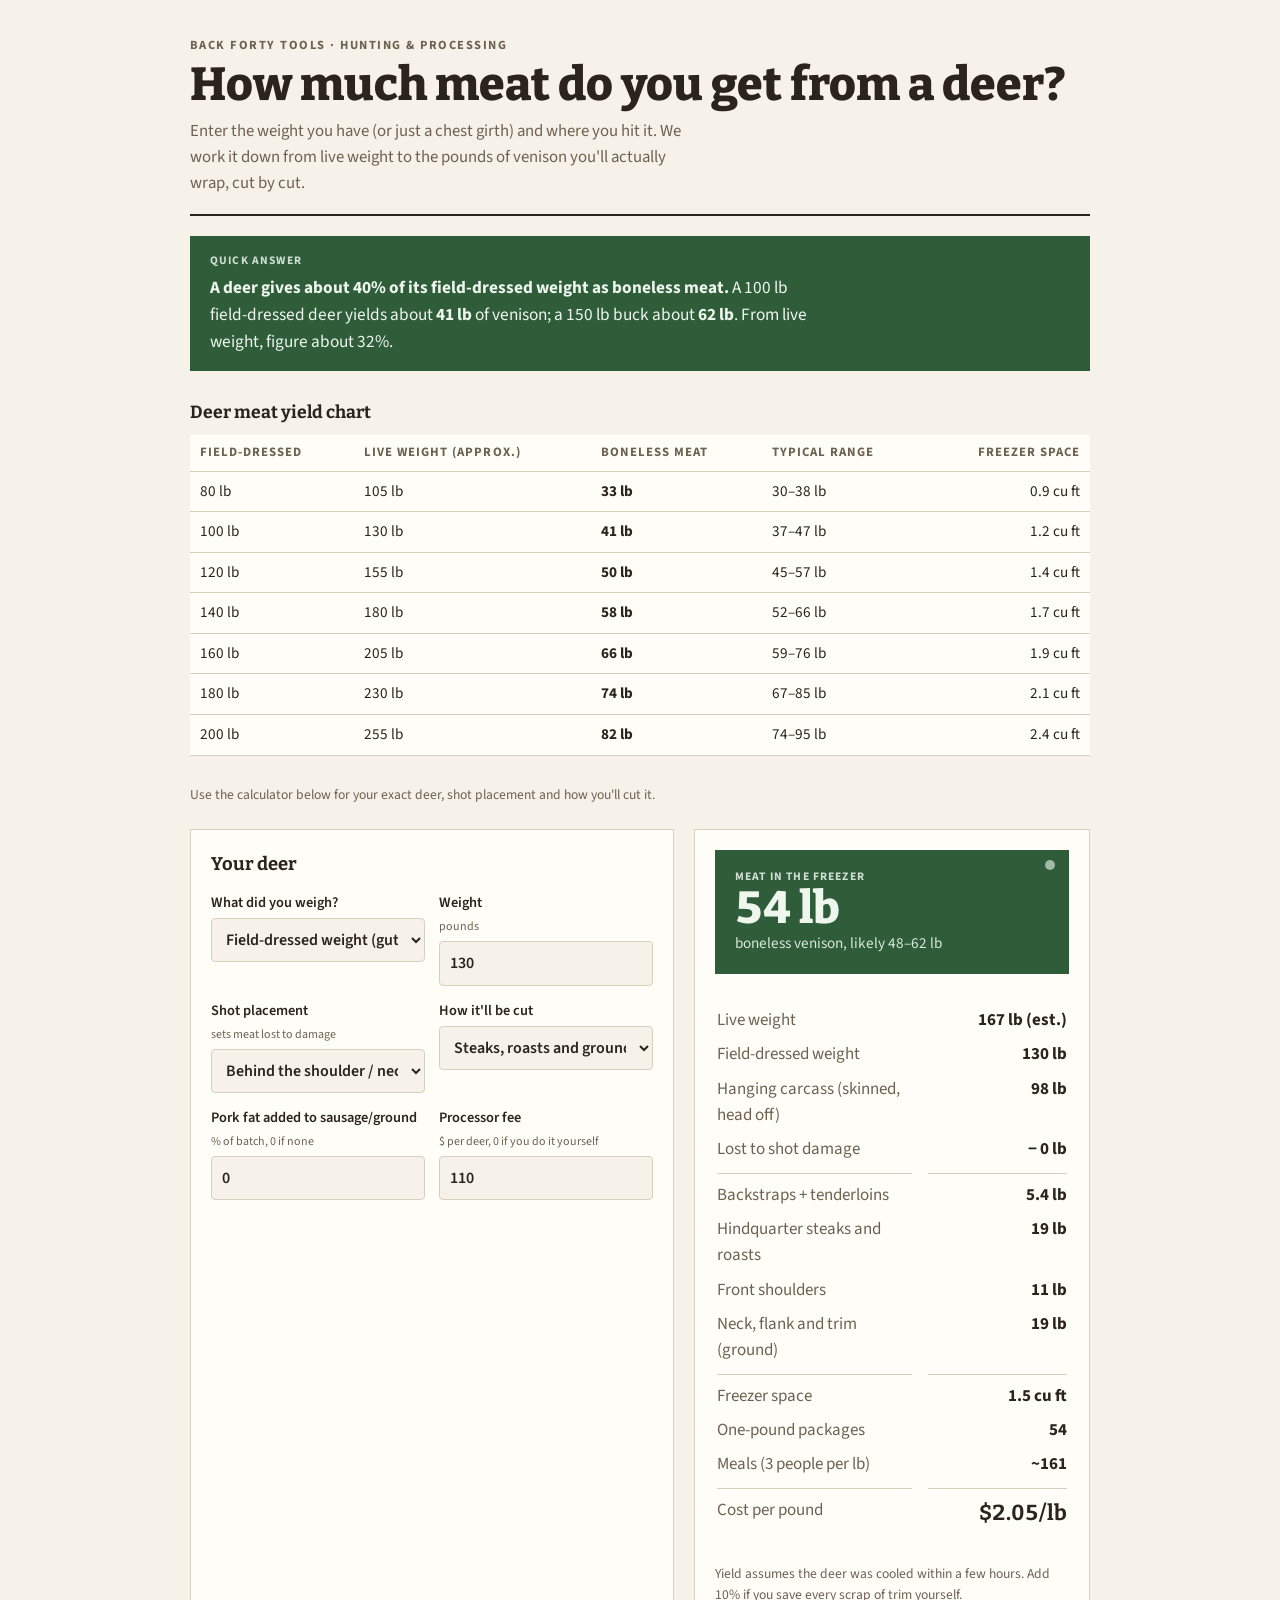
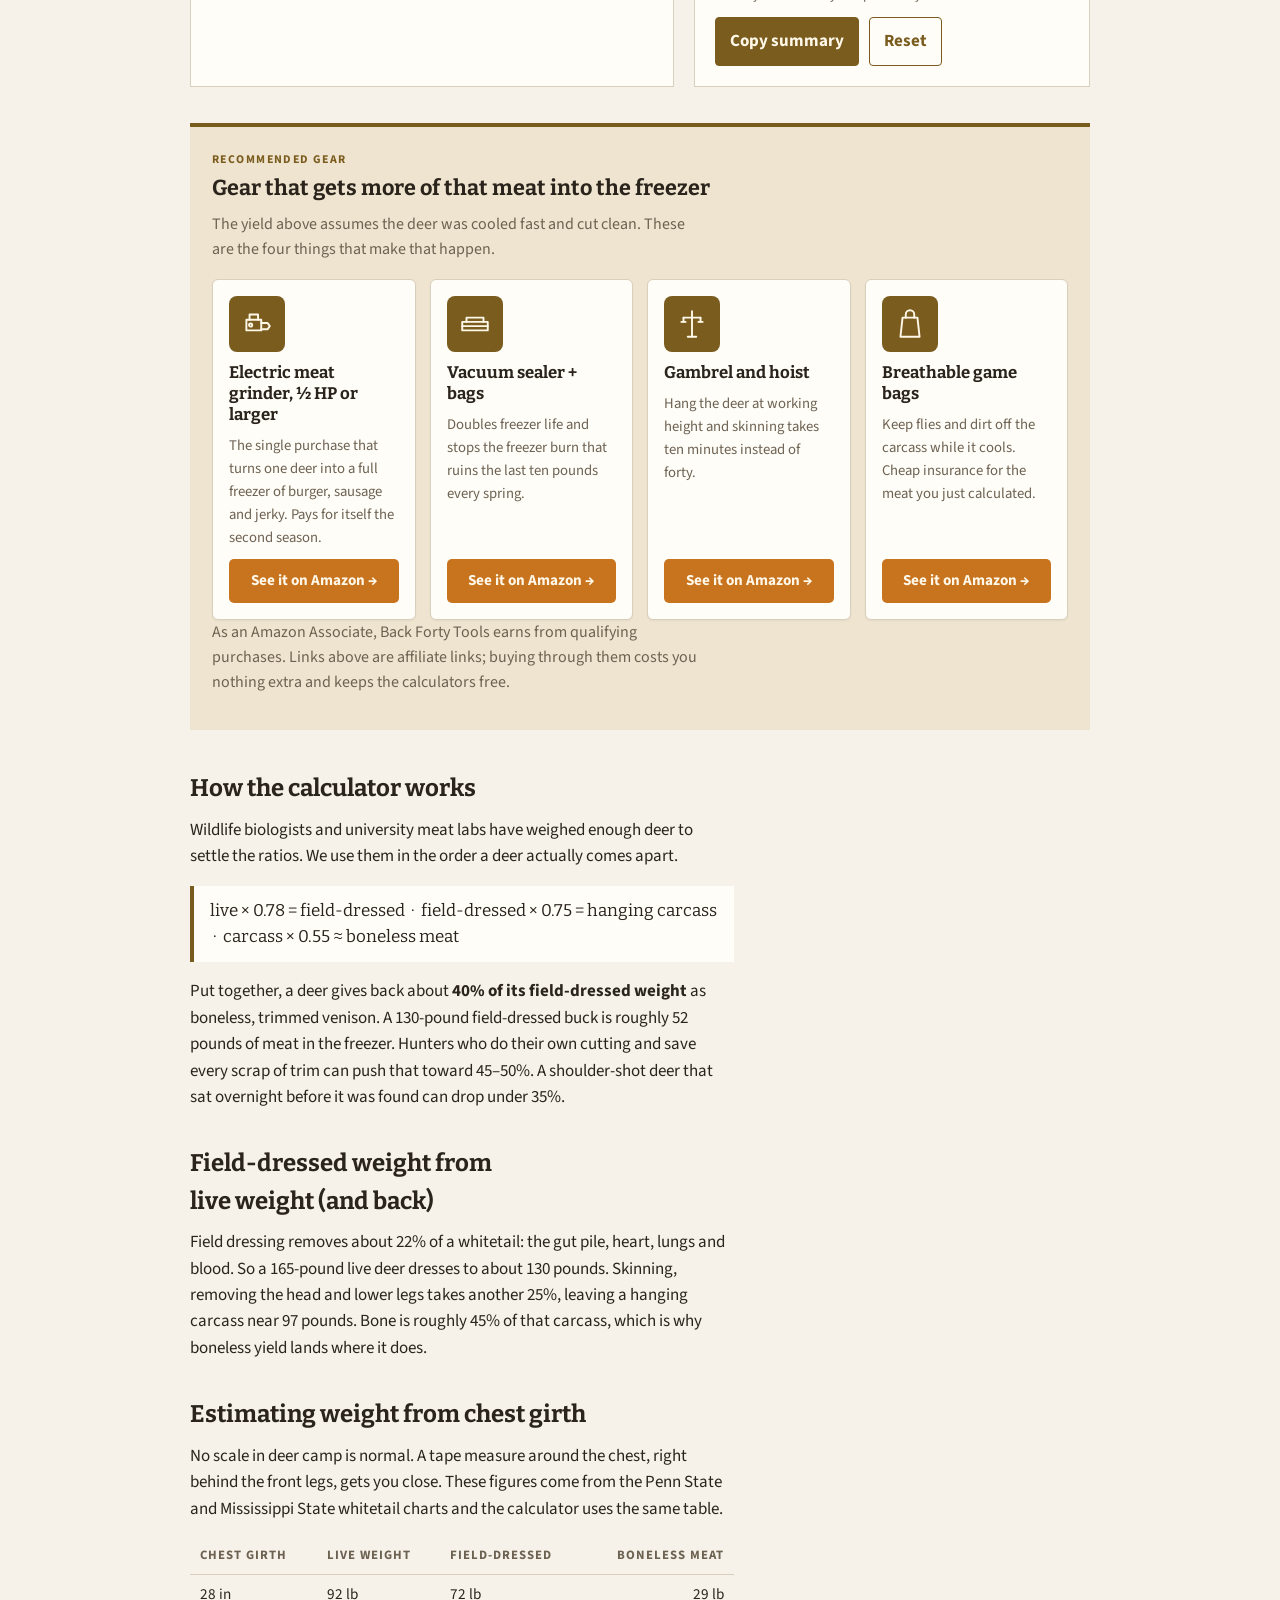
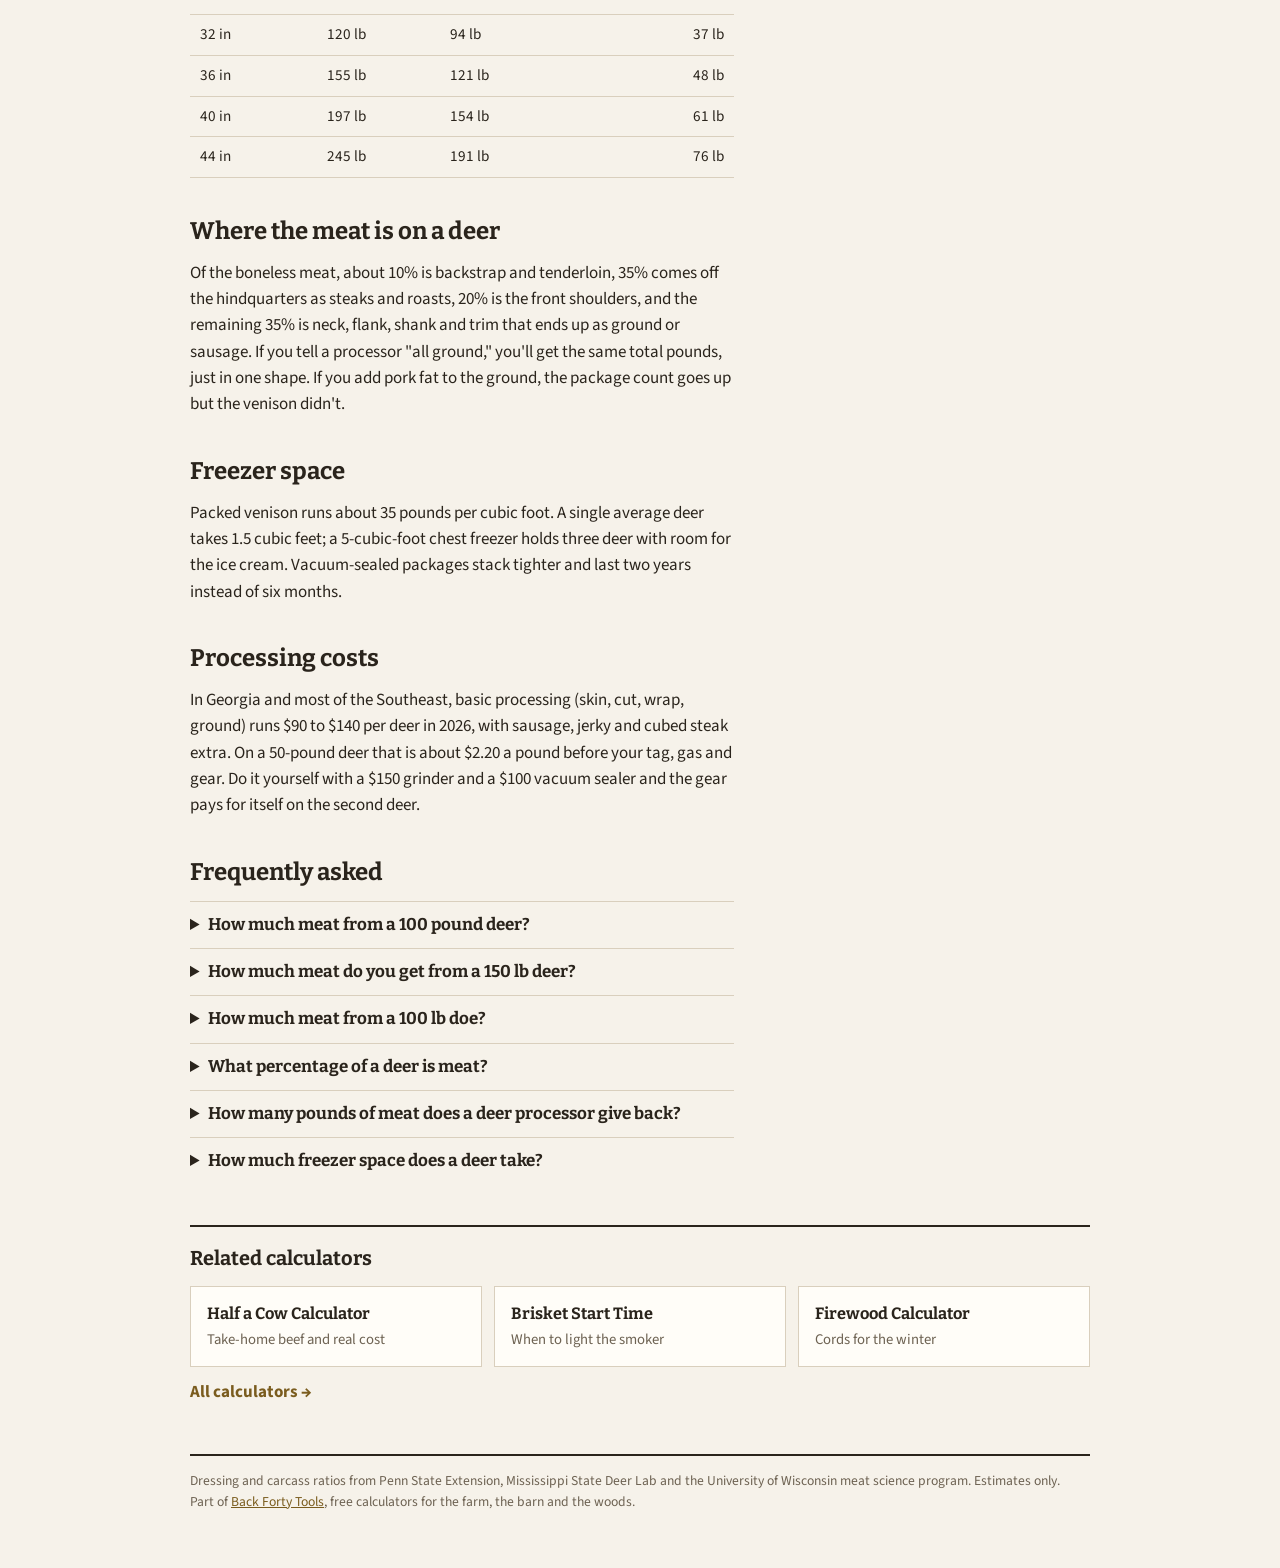
<file: deer-meat-yield-calculator/index.html>
<!doctype html>
<html lang="en">
<head>
<meta charset="utf-8">
<meta name="viewport" content="width=device-width, initial-scale=1">
<title>How Much Meat From a Deer? Venison Yield Calculator + Chart</title>
<meta name="description" content="A 130 lb field-dressed deer yields about 52 lb of boneless venison. Enter live weight, field-dressed weight or chest girth to see your deer's yield, cut by cut, plus freezer space.">
<link rel="canonical" href="https://backfortytools.com/deer-meat-yield-calculator/">
<meta property="og:type" content="website">
<meta property="og:title" content="How Much Meat From a Deer?">
<meta property="og:description" content="A 130 lb field-dressed deer yields about 52 lb of boneless venison. Enter live weight, field-dressed weight or chest girth to see your deer's yield, cut by cut, plus freezer space.">
<meta property="og:url" content="https://backfortytools.com/deer-meat-yield-calculator/">
<meta property="og:site_name" content="Back Forty Tools">
<meta name='impact-site-verification' value='7f219c73-b5ef-4933-9e98-e80d3054c940'>
<link rel="icon" href="data:image/svg+xml,%3Csvg xmlns='http://www.w3.org/2000/svg' viewBox='0 0 32 32'%3E%3Crect width='32' height='32' rx='6' fill='%232f5d3a'/%3E%3Cpath d='M8 22h16M8 17h16M8 12h16' stroke='%23eef6ee' stroke-width='3' stroke-linecap='round'/%3E%3C/svg%3E">
<link rel="preconnect" href="https://fonts.googleapis.com">
<link rel="preconnect" href="https://fonts.gstatic.com" crossorigin>
<link rel="stylesheet" href="https://fonts.googleapis.com/css2?family=Bitter:wght@500;700;800&family=Source+Sans+3:wght@400;600;700&display=swap">
<script type="application/ld+json">{"@context": "https://schema.org", "@graph": [{"@type": "WebApplication", "name": "Deer Meat Yield Calculator", "url": "https://backfortytools.com/deer-meat-yield-calculator/", "applicationCategory": "UtilitiesApplication", "operatingSystem": "Any", "offers": {"@type": "Offer", "price": "0", "priceCurrency": "USD"}, "description": "A 130 lb field-dressed deer yields about 52 lb of boneless venison. Enter live weight, field-dressed weight or chest girth to see your deer's yield, cut by cut, plus freezer space.", "isPartOf": {"@type": "WebSite", "name": "Back Forty Tools", "url": "https://backfortytools.com/"}}, {"@type": "FAQPage", "mainEntity": [{"@type": "Question", "name": "How much meat from a 100 pound deer?", "acceptedAnswer": {"@type": "Answer", "text": "About 41 pounds of boneless venison if 100 pounds is the field-dressed weight, or about 32 pounds if it is the live weight. A clean neck or behind-the-shoulder shot and quick cooling keep you at the top of that range."}}, {"@type": "Question", "name": "How much meat do you get from a 150 lb deer?", "acceptedAnswer": {"@type": "Answer", "text": "If 150 pounds is the field-dressed weight, expect about 60 pounds of boneless venison with a clean shot. If it is the live weight, field-dressed will be around 117 pounds and the meat about 47 pounds."}}, {"@type": "Question", "name": "How much meat from a 100 lb doe?", "acceptedAnswer": {"@type": "Answer", "text": "A 100-pound field-dressed doe yields roughly 40 pounds of boneless meat. Does are often the better-eating deer because they carry more fat and no rut stress."}}, {"@type": "Question", "name": "What percentage of a deer is meat?", "acceptedAnswer": {"@type": "Answer", "text": "About 40% of field-dressed weight, or about 31% of live weight, ends up as boneless trimmed venison. Bone-in cuts raise the number to around 50% of field-dressed weight."}}, {"@type": "Question", "name": "How many pounds of meat does a deer processor give back?", "acceptedAnswer": {"@type": "Answer", "text": "Reputable processors return 38 to 45 pounds per 100 pounds field-dressed. If you are consistently getting back less than 35%, ask whether you are getting your own deer back."}}, {"@type": "Question", "name": "How much freezer space does a deer take?", "acceptedAnswer": {"@type": "Answer", "text": "About 1.5 cubic feet for an average 50-pound yield. Plan on 35 pounds of packaged meat per cubic foot of freezer."}}]}]}</script>
<style>
/* Layout: ledger-style — one calculator card up top, results in a barn-tag strip, then plain-spoken reference copy in a single reading column. */
:root{
  --bg:#f6f2ea;          /* hay-dust cream */
  --surface:#fffdf8;
  --fg:#2a241c;
  --muted:#6d6252;
  --line:#d9cfbd;
  --accent:#7a5c1e;      /* cured-timothy brown */
  --accent-ink:#fff8e8;
  --tag:#2f5d3a;         /* feed-tag green */
  --tag-ink:#eef6ee;
  --gearbg:#efe4cf;      /* feed-sack tan */
  --buy:#c8731d;         /* saddle orange */
  --buy-ink:#fff8e8;
  --display:"Bitter",Georgia,"Times New Roman",serif;
  --body:"Source Sans 3","Segoe UI",system-ui,sans-serif;
}
@media (prefers-color-scheme: dark){:root:not([data-theme="light"]){
  --bg:#1c1915;--surface:#262119;--fg:#efe7d8;--muted:#b3a68f;--line:#443b2e;
  --accent:#d9b25c;--accent-ink:#1c1915;--tag:#7fbf8c;--tag-ink:#13201a;--gearbg:#2d2619;--buy:#e08a35;--buy-ink:#1c1915;color-scheme:dark}}
:root[data-theme="dark"]{
  --bg:#1c1915;--surface:#262119;--fg:#efe7d8;--muted:#b3a68f;--line:#443b2e;
  --accent:#d9b25c;--accent-ink:#1c1915;--tag:#7fbf8c;--tag-ink:#13201a;--gearbg:#2d2619;--buy:#e08a35;--buy-ink:#1c1915;color-scheme:dark}

*{box-sizing:border-box}
[hidden]{display:none!important}
img{max-width:100%}
body{background:var(--bg);color:var(--fg);font-family:var(--body);font-size:17px;line-height:1.55;padding-inline:16px;padding-block:0 48px}
.wrap{max-width:900px;margin:0 auto}
header{padding-block:28px 18px;border-bottom:2px solid var(--fg)}
.kicker{font-family:var(--body);text-transform:uppercase;letter-spacing:.12em;font-size:.78rem;font-weight:700;color:var(--muted)}
h1{font-family:var(--display);font-weight:800;font-size:clamp(1.9rem,4.5vw,2.9rem);line-height:1.1;margin:.25rem 0 .5rem;text-wrap:balance}
.lede{max-width:62ch;margin:0;color:var(--muted);font-size:1.05rem}

.calc{margin-top:24px;display:grid;grid-template-columns:1.1fr .9fr;gap:20px}
@media (max-width:720px){.calc{grid-template-columns:1fr}}
.panel{background:var(--surface);border:1px solid var(--line);padding:20px;min-width:0}
.panel h2{font-family:var(--display);font-size:1.15rem;margin:0 0 14px;font-weight:700}
.grid{display:grid;grid-template-columns:1fr 1fr;gap:14px}
@media (max-width:460px){.grid{grid-template-columns:1fr}}
label{display:flex;flex-direction:column;gap:4px;font-size:.9rem;font-weight:600;min-width:0}
label small{font-weight:400;color:var(--muted)}
input,select{font:inherit;font-size:1rem;padding:9px 10px;border:1px solid var(--line);background:var(--bg);color:var(--fg);border-radius:4px;width:100%;min-width:0}
input:focus,select:focus{outline:2px solid var(--accent);outline-offset:1px}
.span2{grid-column:1/-1}
fieldset{border:0;padding:0;margin:0;display:contents}

.results{display:flex;flex-direction:column;gap:12px}
.tag{background:var(--tag);color:var(--tag-ink);padding:18px 20px;position:relative}
.tag::before{content:"";position:absolute;top:10px;right:14px;width:10px;height:10px;border-radius:50%;background:var(--tag-ink);opacity:.6}
.tag .lbl{text-transform:uppercase;letter-spacing:.1em;font-size:.72rem;font-weight:700;opacity:.85}
.tag .big{font-family:var(--display);font-size:clamp(2rem,6vw,2.8rem);font-weight:800;line-height:1.05;font-variant-numeric:tabular-nums}
.tag .sub{font-size:.95rem;opacity:.9}
.rows{display:grid;grid-template-columns:minmax(0,1.4fr) minmax(0,1fr);row-gap:8px;column-gap:16px;font-variant-numeric:tabular-nums;padding:4px 2px}
.rows dt{color:var(--muted);margin:0}
.rows dd{margin:0;font-weight:700;text-align:right;overflow-wrap:anywhere}
.rows .total{border-top:1px solid var(--line);padding-top:8px;margin-top:2px}
.cost{font-family:var(--display);font-size:1.35rem}
.note{font-size:.85rem;color:var(--muted);margin:0}
.btn{font:inherit;font-weight:700;padding:10px 14px;border:1px solid var(--accent);background:var(--accent);color:var(--accent-ink);border-radius:4px;cursor:pointer}
.btn.ghost{background:transparent;color:var(--accent)}
.btn:focus-visible{outline:2px solid var(--fg);outline-offset:2px}
.copied{font-size:.85rem;color:var(--tag);font-weight:700}

.gear{margin-top:36px;background:var(--gearbg);border-top:4px solid var(--accent);padding:24px 22px 18px}
.gear .eyebrow{text-transform:uppercase;letter-spacing:.12em;font-size:.74rem;font-weight:700;color:var(--accent)}
.gear h2{font-family:var(--display);font-size:1.35rem;margin:.2rem 0 6px}
.gear>p{margin:0 0 18px;color:var(--muted);font-size:1rem;max-width:62ch}
.gear ul{list-style:none;padding:0;margin:0;display:grid;grid-template-columns:repeat(auto-fit,minmax(185px,1fr));gap:14px}
.gear li{background:var(--surface);border:1px solid var(--line);border-radius:6px;padding:16px;min-width:0;display:flex;flex-direction:column;gap:10px;box-shadow:0 1px 2px rgba(42,36,28,.06)}
.gear .ico{width:56px;height:56px;border-radius:8px;background:var(--accent);color:var(--accent-ink);display:flex;align-items:center;justify-content:center}
.gear .ico svg{width:34px;height:34px;fill:none;stroke:currentColor;stroke-width:1.8;stroke-linecap:round;stroke-linejoin:round}
.gear li strong{display:block;font-family:var(--display);font-size:1.05rem;line-height:1.25}
.gear li span{font-size:.92rem;color:var(--muted);flex:1}
.gear a.buy{display:block;text-align:center;background:var(--buy);color:var(--buy-ink);font-weight:700;text-decoration:none;padding:10px 12px;border-radius:5px;font-size:.95rem}
.gear a.buy:hover,.gear a.buy:focus-visible{filter:brightness(1.08);outline:none}
.disc{font-size:.8rem;color:var(--muted);margin:14px 0 0}

article{max-width:68ch;margin-top:40px}
article h2{font-family:var(--display);font-size:1.5rem;margin:2.2rem 0 .6rem;text-wrap:balance}
article h3{font-family:var(--display);font-size:1.15rem;margin:1.6rem 0 .4rem}
article p{margin:0 0 1rem}
.tbl{overflow-x:auto;margin:1rem 0}
table{border-collapse:collapse;width:100%;font-size:.95rem;font-variant-numeric:tabular-nums}
th,td{text-align:left;padding:8px 10px;border-bottom:1px solid var(--line)}
th{font-size:.8rem;text-transform:uppercase;letter-spacing:.08em;color:var(--muted)}
td:last-child,th:last-child{text-align:right}
.formula{font-family:var(--display);background:var(--surface);border-left:4px solid var(--accent);padding:12px 16px;margin:1rem 0}
details{border-top:1px solid var(--line);padding:10px 0}
summary{cursor:pointer;font-weight:700;font-family:var(--display)}
details p{margin-top:.5rem}
footer{margin-top:48px;border-top:2px solid var(--fg);padding-top:14px;font-size:.85rem;color:var(--muted)}
footer a{color:var(--accent)}
@media (prefers-reduced-motion:no-preference){.tag .big{transition:opacity .15s}}

.related{margin-top:40px;border-top:2px solid var(--fg);padding-top:16px}
.related h2{font-family:var(--display);font-size:1.25rem;margin:0 0 12px}
.related ul{list-style:none;padding:0;margin:0;display:grid;grid-template-columns:repeat(auto-fit,minmax(200px,1fr));gap:12px}
.related li{min-width:0}
.related ul a{display:block;height:100%;background:var(--surface);border:1px solid var(--line);padding:14px 16px;color:inherit;text-decoration:none}
.related ul a:hover,.related ul a:focus-visible{border-color:var(--tag);outline:none}
.related strong{display:block;font-family:var(--display);font-size:1.02rem}
.related span{color:var(--muted);font-size:.92rem}
.related .all{display:inline-block;margin-top:12px;color:var(--accent);font-weight:700;text-decoration:none}

.quick{margin-top:20px;display:grid;gap:12px}
.quick-ans{background:var(--tag);color:var(--tag-ink);padding:16px 20px}
.quick-ans .lbl{text-transform:uppercase;letter-spacing:.1em;font-size:.72rem;font-weight:700;opacity:.85}
.quick-ans p{margin:.3rem 0 0;font-size:1.08rem;max-width:68ch}
.quick table{background:var(--surface)}
.quick caption{text-align:left;font-family:var(--display);font-weight:700;font-size:1.1rem;padding:0 0 8px}
.quick .note{margin:0}

</style>
</head>
<body>
<div class="wrap">
<header>
  <div class="kicker"><a href="/" style="color:inherit;text-decoration:none">Back Forty Tools</a> · Hunting & processing</div>
  <h1>How much meat do you get from a deer?</h1>
  <p class="lede">Enter the weight you have (or just a chest girth) and where you hit it. We work it down from live weight to the pounds of venison you'll actually wrap, cut by cut.</p>
</header>
<section class="quick" aria-label="Quick answer">
  <div class="quick-ans">
    <div class="lbl">Quick answer</div>
    <p><strong>A deer gives about 40% of its field-dressed weight as boneless meat.</strong> A 100 lb field-dressed deer yields about <strong>41 lb</strong> of venison; a 150 lb buck about <strong>62 lb</strong>. From live weight, figure about 32%.</p>
  </div>
  <div class="tbl"><table>
    <caption>Deer meat yield chart</caption>
    <thead><tr><th>Field-dressed</th><th>Live weight (approx.)</th><th>Boneless meat</th><th>Typical range</th><th>Freezer space</th></tr></thead>
    <tbody><tr><td>80 lb</td><td>105 lb</td><td><strong>33 lb</strong></td><td>30–38 lb</td><td>0.9 cu ft</td></tr><tr><td>100 lb</td><td>130 lb</td><td><strong>41 lb</strong></td><td>37–47 lb</td><td>1.2 cu ft</td></tr><tr><td>120 lb</td><td>155 lb</td><td><strong>50 lb</strong></td><td>45–57 lb</td><td>1.4 cu ft</td></tr><tr><td>140 lb</td><td>180 lb</td><td><strong>58 lb</strong></td><td>52–66 lb</td><td>1.7 cu ft</td></tr><tr><td>160 lb</td><td>205 lb</td><td><strong>66 lb</strong></td><td>59–76 lb</td><td>1.9 cu ft</td></tr><tr><td>180 lb</td><td>230 lb</td><td><strong>74 lb</strong></td><td>67–85 lb</td><td>2.1 cu ft</td></tr><tr><td>200 lb</td><td>255 lb</td><td><strong>82 lb</strong></td><td>74–95 lb</td><td>2.4 cu ft</td></tr></tbody>
  </table></div>
  <p class="note">Use the calculator below for your exact deer, shot placement and how you'll cut it.</p>
</section>
<section class="calc" aria-label="Deer meat yield calculator">
  <form class="panel" id="deerform" autocomplete="off">
    <h2>Your deer</h2>
    <div class="grid">
      <label>What did you weigh?
        <select id="wtype">
          <option value="fd" selected>Field-dressed weight (guts out)</option>
          <option value="live">Live weight (whole deer)</option>
          <option value="girth">I only have chest girth</option>
        </select>
      </label>
      <label id="wrap-weight">Weight <small>pounds</small>
        <input id="weight" type="number" min="20" max="400" step="1" value="130" inputmode="numeric">
      </label>
      <label id="wrap-girth" hidden>Chest girth <small>inches, just behind the front legs</small>
        <input id="girth" type="number" min="20" max="60" step="0.5" value="36" inputmode="decimal">
      </label>
      <label>Shot placement <small>sets meat lost to damage</small>
        <select id="shot">
          <option value="0" selected>Behind the shoulder / neck / head — little loss</option>
          <option value="8">One shoulder — about 8% lost</option>
          <option value="15">Both shoulders or hindquarter — about 15% lost</option>
          <option value="5">Gut shot, recovered quickly — about 5% lost</option>
        </select>
      </label>
      <label>How it'll be cut
        <select id="style">
          <option value="std" selected>Steaks, roasts and ground</option>
          <option value="ground">Mostly ground and sausage</option>
          <option value="bonein">Bone-in cuts (chops, shanks)</option>
        </select>
      </label>
      <label>Pork fat added to sausage/ground <small>% of batch, 0 if none</small>
        <input id="fat" type="number" min="0" max="40" step="5" value="0" inputmode="numeric">
      </label>
      <label>Processor fee <small>$ per deer, 0 if you do it yourself</small>
        <input id="fee" type="number" min="0" step="5" value="110" inputmode="numeric">
      </label>
    </div>
  </form>

  <aside class="panel results" aria-live="polite">
    <div class="tag">
      <div class="lbl">Meat in the freezer</div>
      <div class="big" id="r-meat">—</div>
      <div class="sub" id="r-range">—</div>
    </div>
    <dl class="rows">
      <dt>Live weight</dt><dd id="r-live">—</dd>
      <dt>Field-dressed weight</dt><dd id="r-fd">—</dd>
      <dt>Hanging carcass (skinned, head off)</dt><dd id="r-carc">—</dd>
      <dt>Lost to shot damage</dt><dd id="r-loss">—</dd>
      <dt class="total">Backstraps + tenderloins</dt><dd class="total" id="r-back">—</dd>
      <dt>Hindquarter steaks and roasts</dt><dd id="r-hind">—</dd>
      <dt>Front shoulders</dt><dd id="r-front">—</dd>
      <dt>Neck, flank and trim (ground)</dt><dd id="r-ground">—</dd>
      <dt class="total">Freezer space</dt><dd class="total" id="r-freezer">—</dd>
      <dt>One-pound packages</dt><dd id="r-pkgs">—</dd>
      <dt>Meals (3 people per lb)</dt><dd id="r-meals">—</dd>
      <dt class="total">Cost per pound</dt><dd class="total cost" id="r-cost">—</dd>
    </dl>
    <p class="note" id="r-note"></p>
    <div style="display:flex;gap:10px;flex-wrap:wrap;align-items:center">
      <button class="btn" type="button" id="copy">Copy summary</button>
      <button class="btn ghost" type="button" id="reset">Reset</button>
      <span class="copied" id="copied" hidden>Copied</span>
    </div>
  </aside>
</section>
<section class="gear" aria-label="Recommended gear">
  <div class="eyebrow">Recommended gear</div>
  <h2>Gear that gets more of that meat into the freezer</h2>
  <p>The yield above assumes the deer was cooled fast and cut clean. These are the four things that make that happen.</p>
  <ul>
<li><div class="ico" aria-hidden="true"><svg viewBox="0 0 32 32"><path d="M6 12h14v10H6z"/><path d="M20 15h6l2 3-2 3h-6"/><path d="M9 12V7h8v5"/><circle cx="10" cy="17" r="1.5"/></svg></div><strong>Electric meat grinder, ½ HP or larger</strong><span>The single purchase that turns one deer into a full freezer of burger, sausage and jerky. Pays for itself the second season.</span><a class="buy" href="https://www.amazon.com/s?k=meat+grinder+electric+1%2F2+hp&tag=backfortytool-20" rel="sponsored nofollow" target="_blank">See it on Amazon →</a></li>
<li><div class="ico" aria-hidden="true"><svg viewBox="0 0 32 32"><path d="M4 14h24v8H4z"/><path d="M4 18h24"/><path d="M8 14v-4h16v4"/></svg></div><strong>Vacuum sealer + bags</strong><span>Doubles freezer life and stops the freezer burn that ruins the last ten pounds every spring.</span><a class="buy" href="https://www.amazon.com/s?k=vacuum+sealer+for+game+meat&tag=backfortytool-20" rel="sponsored nofollow" target="_blank">See it on Amazon →</a></li>
<li><div class="ico" aria-hidden="true"><svg viewBox="0 0 32 32"><path d="M16 4v6"/><path d="M8 10h16"/><path d="M8 10v4M24 10v4"/><path d="M6 14h4M22 14h4"/><path d="M16 10v18"/><path d="M12 28h8"/></svg></div><strong>Gambrel and hoist</strong><span>Hang the deer at working height and skinning takes ten minutes instead of forty.</span><a class="buy" href="https://www.amazon.com/s?k=deer+hoist+gambrel&tag=backfortytool-20" rel="sponsored nofollow" target="_blank">See it on Amazon →</a></li>
<li><div class="ico" aria-hidden="true"><svg viewBox="0 0 32 32"><path d="M9 10h14l2 18H7z"/><path d="M12 10V7a4 4 0 018 0v3"/></svg></div><strong>Breathable game bags</strong><span>Keep flies and dirt off the carcass while it cools. Cheap insurance for the meat you just calculated.</span><a class="buy" href="https://www.amazon.com/s?k=deer+game+bags&tag=backfortytool-20" rel="sponsored nofollow" target="_blank">See it on Amazon →</a></li>
  </ul>
  <p class="disc">As an Amazon Associate, Back Forty Tools earns from qualifying purchases. Links above are affiliate links; buying through them costs you nothing extra and keeps the calculators free.</p>
</section>
<article>
  <h2>How the calculator works</h2>
  <p>Wildlife biologists and university meat labs have weighed enough deer to settle the ratios. We use them in the order a deer actually comes apart.</p>
  <div class="formula">live × 0.78 = field-dressed &nbsp;·&nbsp; field-dressed × 0.75 = hanging carcass &nbsp;·&nbsp; carcass × 0.55 ≈ boneless meat</div>
  <p>Put together, a deer gives back about <strong>40% of its field-dressed weight</strong> as boneless, trimmed venison. A 130-pound field-dressed buck is roughly 52 pounds of meat in the freezer. Hunters who do their own cutting and save every scrap of trim can push that toward 45–50%. A shoulder-shot deer that sat overnight before it was found can drop under 35%.</p>

  <h2>Field-dressed weight from live weight (and back)</h2>
  <p>Field dressing removes about 22% of a whitetail: the gut pile, heart, lungs and blood. So a 165-pound live deer dresses to about 130 pounds. Skinning, removing the head and lower legs takes another 25%, leaving a hanging carcass near 97 pounds. Bone is roughly 45% of that carcass, which is why boneless yield lands where it does.</p>

  <h2>Estimating weight from chest girth</h2>
  <p>No scale in deer camp is normal. A tape measure around the chest, right behind the front legs, gets you close. These figures come from the Penn State and Mississippi State whitetail charts and the calculator uses the same table.</p>
  <div class="tbl"><table>
    <thead><tr><th>Chest girth</th><th>Live weight</th><th>Field-dressed</th><th>Boneless meat</th></tr></thead>
    <tbody>
      <tr><td>28 in</td><td>92 lb</td><td>72 lb</td><td>29 lb</td></tr>
      <tr><td>32 in</td><td>120 lb</td><td>94 lb</td><td>37 lb</td></tr>
      <tr><td>36 in</td><td>155 lb</td><td>121 lb</td><td>48 lb</td></tr>
      <tr><td>40 in</td><td>197 lb</td><td>154 lb</td><td>61 lb</td></tr>
      <tr><td>44 in</td><td>245 lb</td><td>191 lb</td><td>76 lb</td></tr>
    </tbody>
  </table></div>

  <h2>Where the meat is on a deer</h2>
  <p>Of the boneless meat, about 10% is backstrap and tenderloin, 35% comes off the hindquarters as steaks and roasts, 20% is the front shoulders, and the remaining 35% is neck, flank, shank and trim that ends up as ground or sausage. If you tell a processor "all ground," you'll get the same total pounds, just in one shape. If you add pork fat to the ground, the package count goes up but the venison didn't.</p>

  <h2>Freezer space</h2>
  <p>Packed venison runs about 35 pounds per cubic foot. A single average deer takes 1.5 cubic feet; a 5-cubic-foot chest freezer holds three deer with room for the ice cream. Vacuum-sealed packages stack tighter and last two years instead of six months.</p>

  <h2>Processing costs</h2>
  <p>In Georgia and most of the Southeast, basic processing (skin, cut, wrap, ground) runs $90 to $140 per deer in 2026, with sausage, jerky and cubed steak extra. On a 50-pound deer that is about $2.20 a pound before your tag, gas and gear. Do it yourself with a $150 grinder and a $100 vacuum sealer and the gear pays for itself on the second deer.</p>

  <h2>Frequently asked</h2>
<details><summary>How much meat from a 100 pound deer?</summary><p>About 41 pounds of boneless venison if 100 pounds is the field-dressed weight, or about 32 pounds if it is the live weight. A clean neck or behind-the-shoulder shot and quick cooling keep you at the top of that range.</p></details>
<details><summary>How much meat do you get from a 150 lb deer?</summary><p>If 150 pounds is the field-dressed weight, expect about 60 pounds of boneless venison with a clean shot. If it is the live weight, field-dressed will be around 117 pounds and the meat about 47 pounds.</p></details>
<details><summary>How much meat from a 100 lb doe?</summary><p>A 100-pound field-dressed doe yields roughly 40 pounds of boneless meat. Does are often the better-eating deer because they carry more fat and no rut stress.</p></details>
<details><summary>What percentage of a deer is meat?</summary><p>About 40% of field-dressed weight, or about 31% of live weight, ends up as boneless trimmed venison. Bone-in cuts raise the number to around 50% of field-dressed weight.</p></details>
<details><summary>How many pounds of meat does a deer processor give back?</summary><p>Reputable processors return 38 to 45 pounds per 100 pounds field-dressed. If you are consistently getting back less than 35%, ask whether you are getting your own deer back.</p></details>
<details><summary>How much freezer space does a deer take?</summary><p>About 1.5 cubic feet for an average 50-pound yield. Plan on 35 pounds of packaged meat per cubic foot of freezer.</p></details>
</article>
<nav class="related" aria-label="Related calculators"><h2>Related calculators</h2><ul><li><a href="/beef-yield-calculator/"><strong>Half a Cow Calculator</strong><span>Take-home beef and real cost</span></a></li><li><a href="/brisket-smoking-time-calculator/"><strong>Brisket Start Time</strong><span>When to light the smoker</span></a></li><li><a href="/firewood-calculator/"><strong>Firewood Calculator</strong><span>Cords for the winter</span></a></li></ul><a class="all" href="/">All calculators →</a></nav>
<footer>
  Dressing and carcass ratios from Penn State Extension, Mississippi State Deer Lab and the University of Wisconsin meat science program. Estimates only.<br>
  Part of <a href="/">Back Forty Tools</a>, free calculators for the farm, the barn and the woods.
</footer>
</div>
<script>
(function(){
  var $=function(id){return document.getElementById(id)};
  var f={wtype:$('wtype'),weight:$('weight'),girth:$('girth'),shot:$('shot'),style:$('style'),fat:$('fat'),fee:$('fee')};
  var fmt=function(n,d){return n.toLocaleString('en-US',{maximumFractionDigits:d==null?0:d,minimumFractionDigits:d==null?0:d})};
  // girth(in) -> live weight (lb), from Penn State / MSU whitetail charts
  var G=[[26,77],[28,92],[30,105],[32,120],[34,137],[36,155],[38,175],[40,197],[42,220],[44,245],[46,270],[48,297],[50,325]];
  function girthToLive(g){ if(g<=G[0][0])return G[0][1]; for(var i=1;i<G.length;i++){ if(g<=G[i][0]){var a=G[i-1],b=G[i];return a[1]+(b[1]-a[1])*(g-a[0])/(b[0]-a[0]);} } return G[G.length-1][1]*(g/G[G.length-1][0]); }
  var last='';
  function calc(){
    var t=f.wtype.value, live, fd;
    if(t==='girth'){ live=girthToLive(+f.girth.value||0); fd=live*0.78; }
    else if(t==='live'){ live=+f.weight.value||0; fd=live*0.78; }
    else { fd=+f.weight.value||0; live=fd/0.78; }
    var carcass=fd*0.75;
    var boneless=carcass*0.55;          // ~41% of FD
    var shotLoss=boneless*((+f.shot.value||0)/100);
    var meat=boneless-shotLoss;
    var lo=meat*0.9, hi=meat*1.15;
    var style=f.style.value;
    var fat=(+f.fat.value||0)/100;
    var back=meat*0.10, hind=meat*0.35, front=meat*0.20, ground=meat*0.35;
    var pkgMeat=meat;
    if(style==='ground'){ hind=0; front=0; ground=meat-back; }
    if(style==='bonein'){ pkgMeat=meat*1.22; }
    var groundOut=ground/(1-fat);        // fat adds to the ground batch
    pkgMeat=pkgMeat+(groundOut-ground);
    var freezer=pkgMeat/35;
    var pkgs=Math.ceil(pkgMeat);
    var meals=Math.round(pkgMeat*3);
    var fee=+f.fee.value||0;
    var cpl=fee>0?fee/meat:null;
    $('r-meat').textContent=fmt(meat)+' lb';
    $('r-range').textContent='boneless venison, likely '+fmt(lo)+'–'+fmt(hi)+' lb';
    $('r-live').textContent=fmt(live)+' lb'+(t==='live'?'':' (est.)');
    $('r-fd').textContent=fmt(fd)+' lb'+(t==='fd'?'':' (est.)');
    $('r-carc').textContent=fmt(carcass)+' lb';
    $('r-loss').textContent='− '+fmt(shotLoss)+' lb';
    $('r-back').textContent=fmt(back,1)+' lb';
    $('r-hind').textContent=hind?fmt(hind)+' lb':'ground';
    $('r-front').textContent=front?fmt(front)+' lb':'ground';
    $('r-ground').textContent=fmt(groundOut)+' lb'+(fat?' incl. fat':'');
    $('r-freezer').textContent=fmt(freezer,1)+' cu ft';
    $('r-pkgs').textContent=fmt(pkgs);
    $('r-meals').textContent='~'+fmt(meals);
    $('r-cost').textContent=cpl==null?'DIY':'$'+cpl.toFixed(2)+'/lb';
    $('r-note').textContent=(style==='bonein'?'Bone-in cuts weigh about 22% more than boneless; the meat is the same. ':'')+'Yield assumes the deer was cooled within a few hours. Add 10% if you save every scrap of trim yourself.';
    last='Deer yield: field-dressed '+fmt(fd)+' lb → carcass '+fmt(carcass)+' lb → about '+fmt(meat)+' lb boneless venison ('+fmt(lo)+'–'+fmt(hi)+'). Backstraps '+fmt(back,1)+', hind '+fmt(hind)+', front '+fmt(front)+', ground '+fmt(groundOut)+'. Freezer '+fmt(freezer,1)+' cu ft, ~'+pkgs+' lb packages'+(cpl!=null?', $'+cpl.toFixed(2)+'/lb processed':'')+'.';
  }
  f.wtype.addEventListener('change',function(){ var g=f.wtype.value==='girth'; $('wrap-girth').hidden=!g; $('wrap-weight').hidden=g; if(f.wtype.value==='live'&&+f.weight.value<140)f.weight.value=165; if(f.wtype.value==='fd'&&+f.weight.value>=160)f.weight.value=130; calc(); });
  Object.keys(f).forEach(function(k){ f[k].addEventListener('input',calc); });
  $('deerform').addEventListener('submit',function(e){e.preventDefault();calc();});
  $('reset').addEventListener('click',function(){ f.wtype.value='fd';$('wrap-girth').hidden=true;$('wrap-weight').hidden=false;f.weight.value=130;f.girth.value=36;f.shot.value='0';f.style.value='std';f.fat.value=0;f.fee.value=110;calc(); });
  $('copy').addEventListener('click',function(){
    var done=function(){$('copied').hidden=false;setTimeout(function(){$('copied').hidden=true},1800)};
    function fallback(){var t=document.createElement('textarea');t.value=last;document.body.appendChild(t);t.select();try{document.execCommand('copy');done()}catch(e){}document.body.removeChild(t)}
    if(navigator.clipboard&&navigator.clipboard.writeText){navigator.clipboard.writeText(last).then(done,fallback)}else{fallback()}
  });
  calc();
})();
</script>
<script type="text/javascript">(function(i,m,p,a,c,t){c.ire_o=p;c[p]=c[p]||function(){(c[p].a=c[p].a||[]).push(arguments)};t=a.createElement(m);var z=a.getElementsByTagName(m)[0];t.async=1;t.src=i;z.parentNode.insertBefore(t,z)})('https://utt.impactcdn.com/P-A7917150-9175-4770-95e5-6a4ddcaab8cf1.js','script','impactStat',document,window);impactStat('trackImpression');</script>
</body>
</html>
</file>
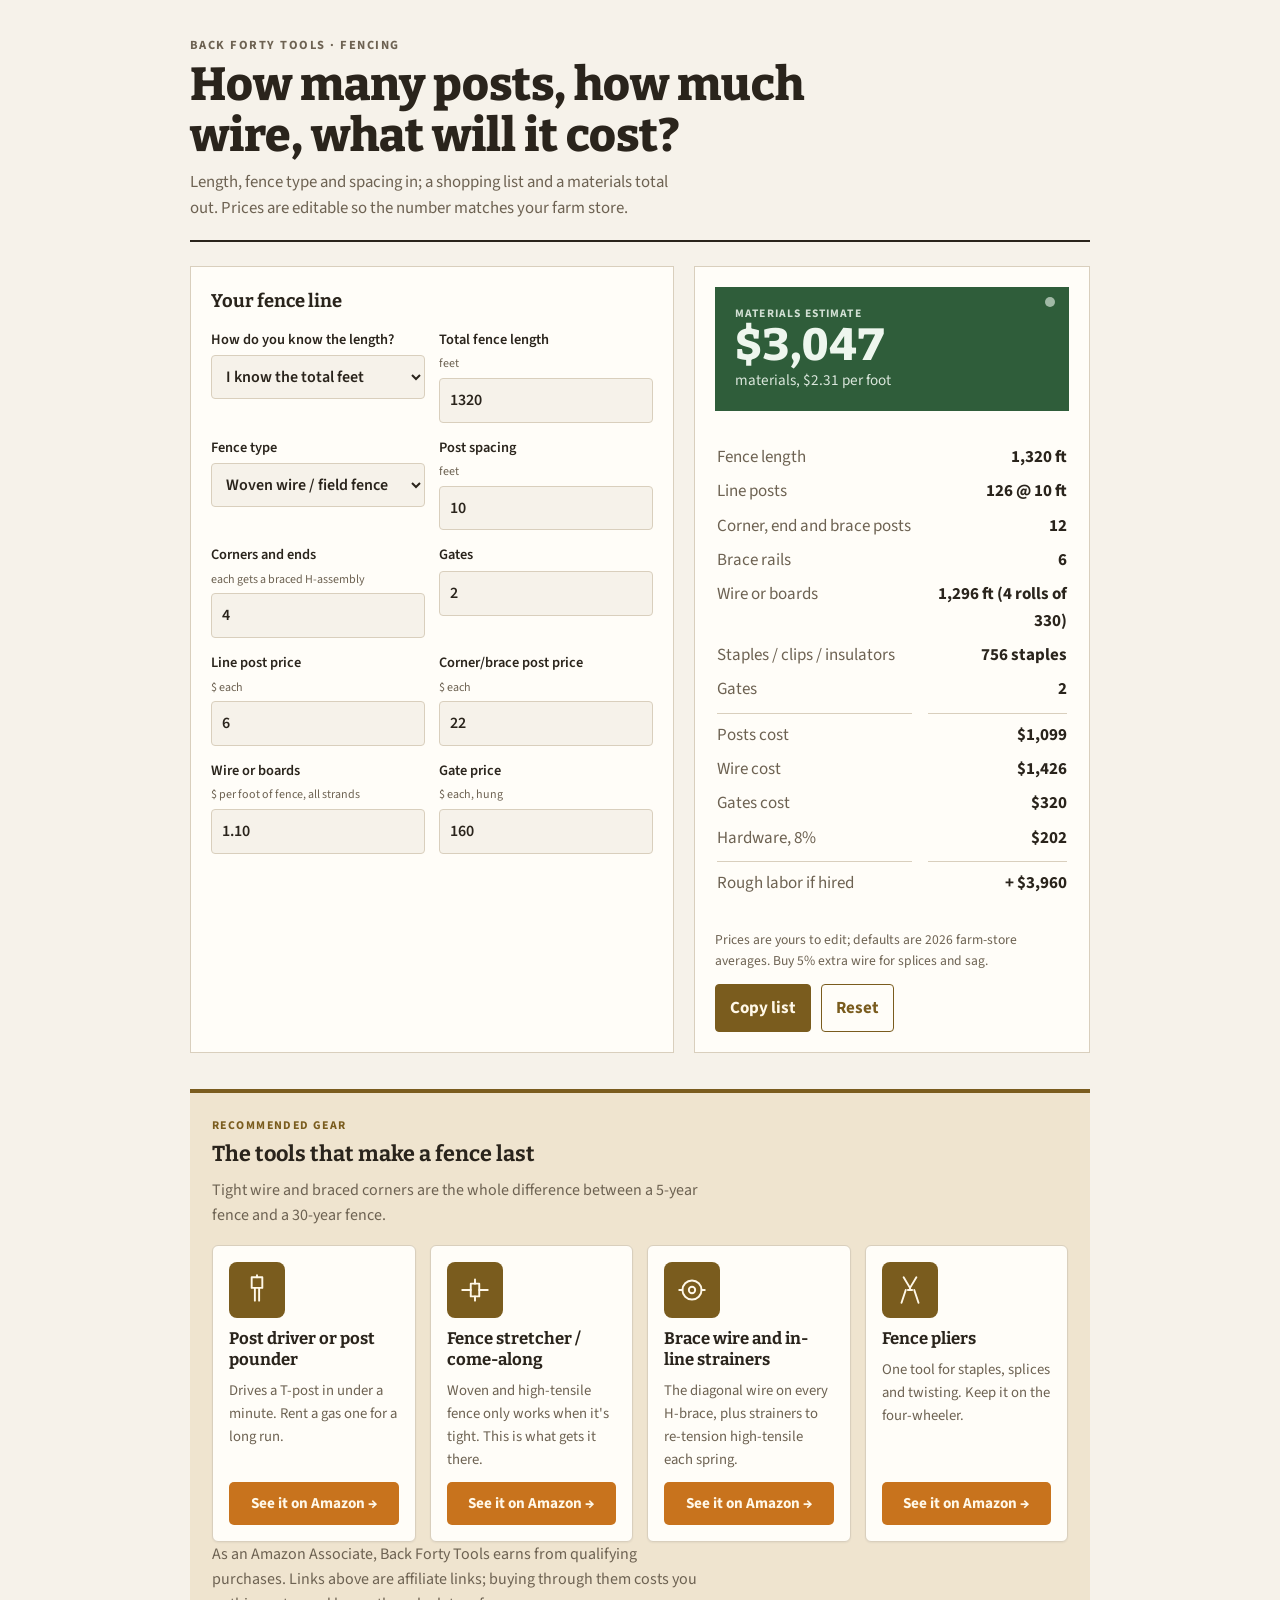
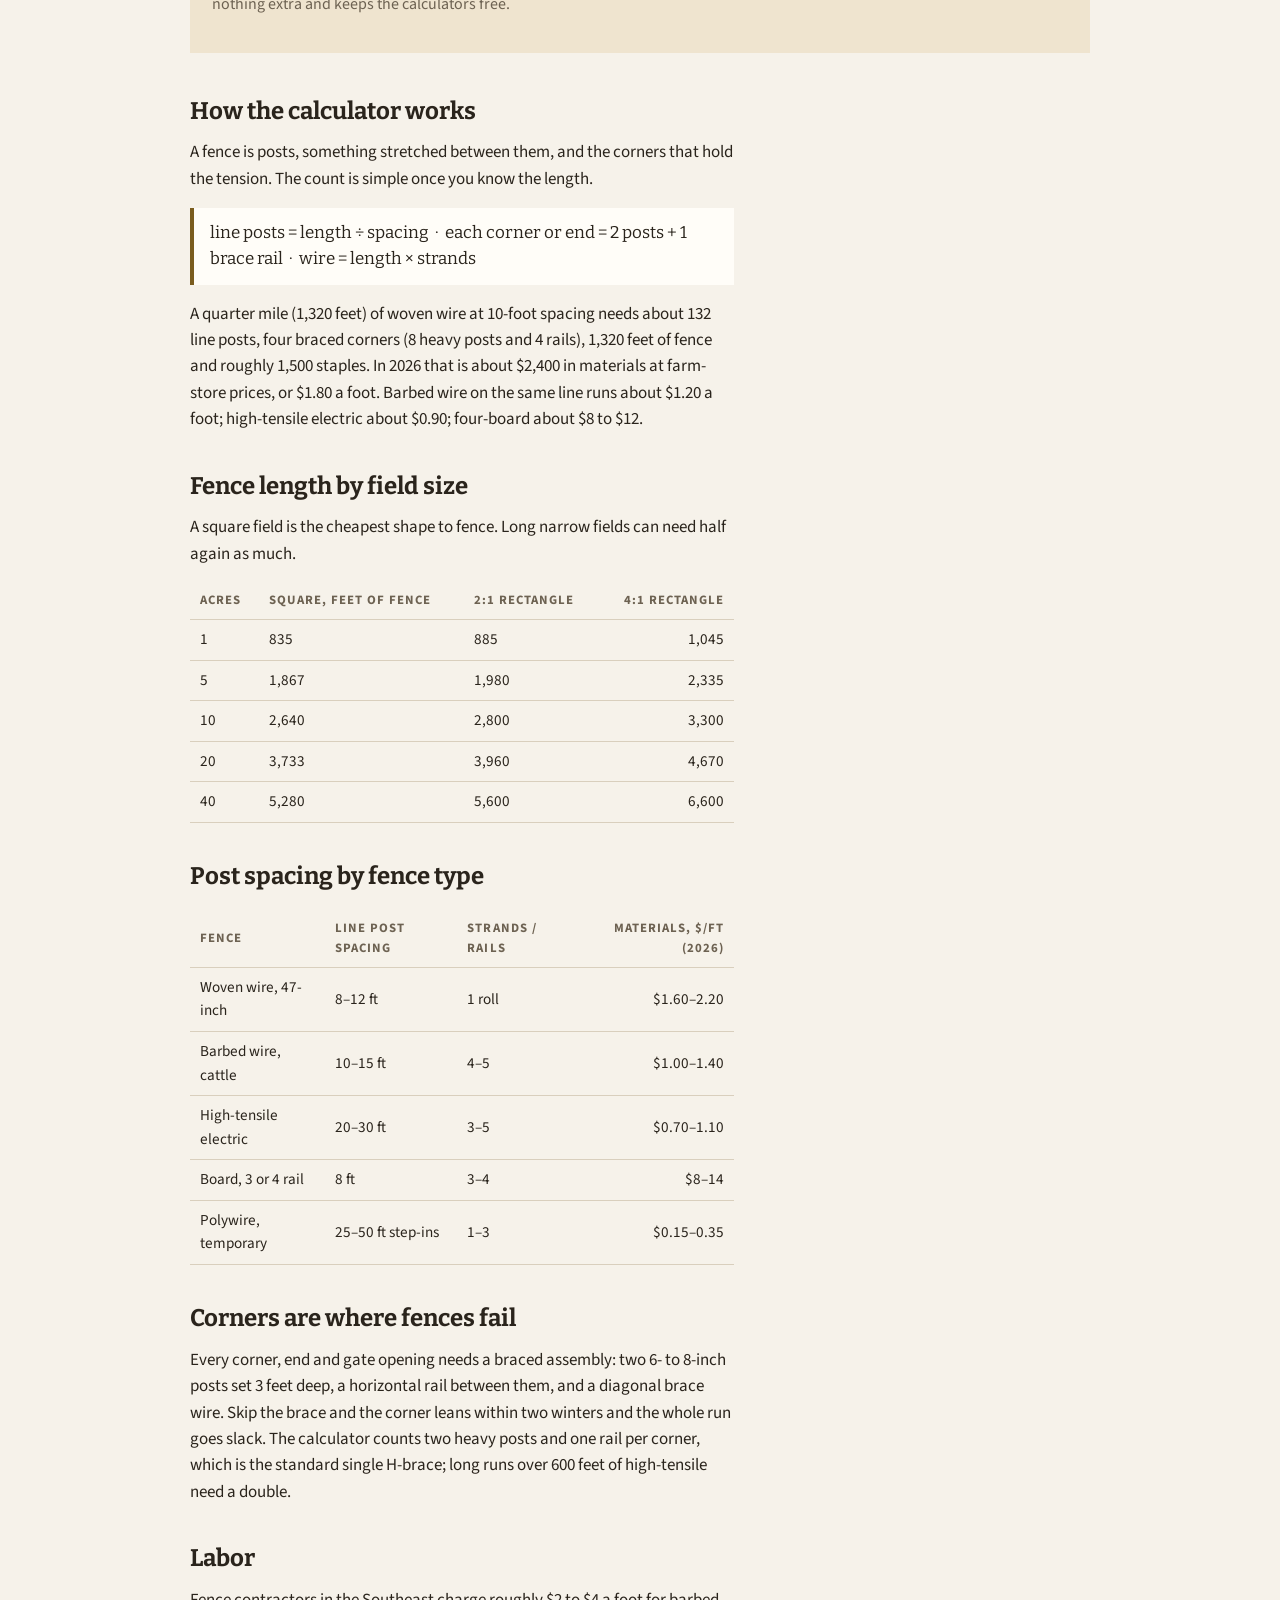
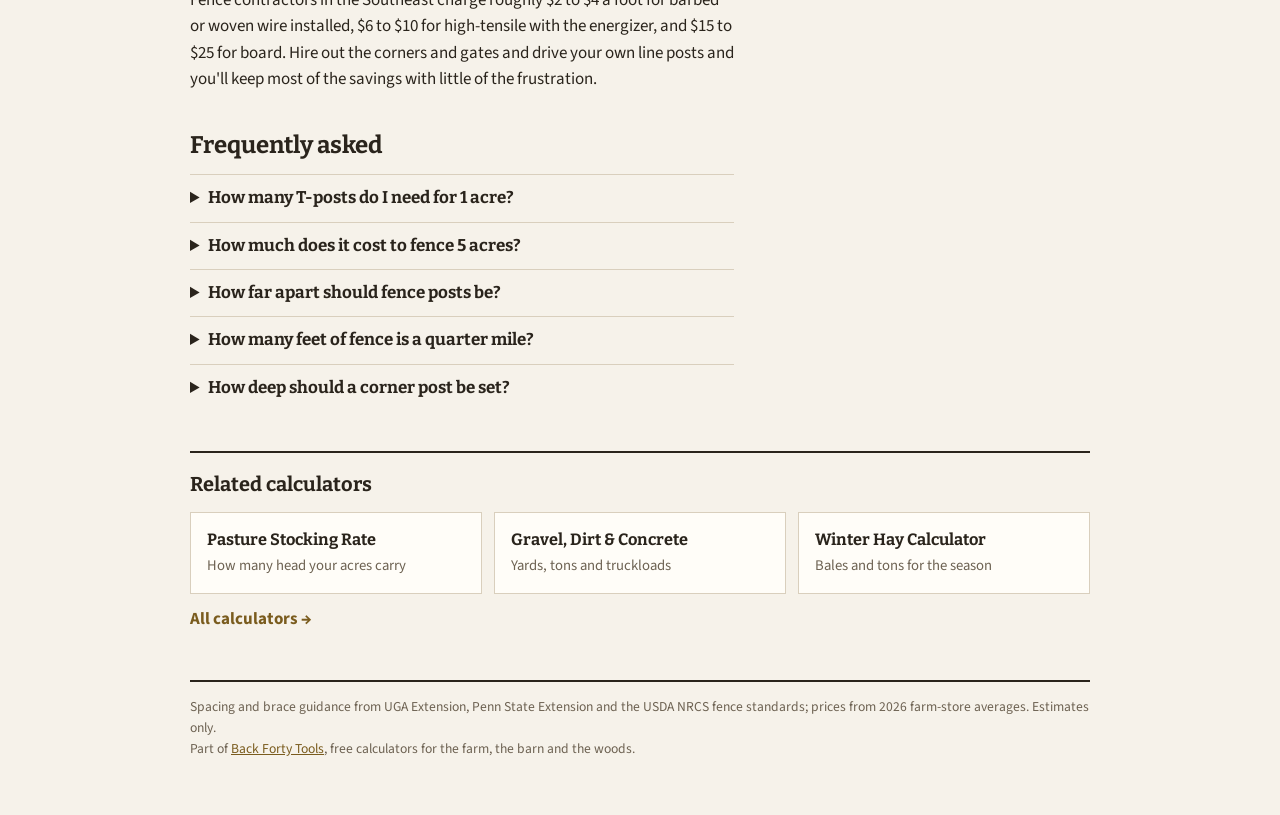
<file: fence-calculator/index.html>
<!doctype html>
<html lang="en">
<head>
<meta charset="utf-8">
<meta name="viewport" content="width=device-width, initial-scale=1">
<title>Fence Calculator: Posts, Wire and Cost for Farm Fencing | Back Forty Tools</title>
<meta name="description" content="Free farm fence calculator. Enter length (or acres), fence type and post spacing to get line posts, corner posts, brace rails, wire rolls, hardware, gates and a materials cost estimate.">
<link rel="canonical" href="https://backfortytools.com/fence-calculator/">
<meta property="og:type" content="website">
<meta property="og:title" content="Farm Fence Calculator">
<meta property="og:description" content="Free farm fence calculator. Enter length (or acres), fence type and post spacing to get line posts, corner posts, brace rails, wire rolls, hardware, gates and a materials cost estimate.">
<meta property="og:url" content="https://backfortytools.com/fence-calculator/">
<meta property="og:site_name" content="Back Forty Tools">
<meta name='impact-site-verification' value='7f219c73-b5ef-4933-9e98-e80d3054c940'>
<link rel="icon" href="data:image/svg+xml,%3Csvg xmlns='http://www.w3.org/2000/svg' viewBox='0 0 32 32'%3E%3Crect width='32' height='32' rx='6' fill='%232f5d3a'/%3E%3Cpath d='M8 22h16M8 17h16M8 12h16' stroke='%23eef6ee' stroke-width='3' stroke-linecap='round'/%3E%3C/svg%3E">
<link rel="preconnect" href="https://fonts.googleapis.com">
<link rel="preconnect" href="https://fonts.gstatic.com" crossorigin>
<link rel="stylesheet" href="https://fonts.googleapis.com/css2?family=Bitter:wght@500;700;800&family=Source+Sans+3:wght@400;600;700&display=swap">
<script type="application/ld+json">{"@context": "https://schema.org", "@graph": [{"@type": "WebApplication", "name": "Farm Fence Calculator", "url": "https://backfortytools.com/fence-calculator/", "applicationCategory": "UtilitiesApplication", "operatingSystem": "Any", "offers": {"@type": "Offer", "price": "0", "priceCurrency": "USD"}, "description": "Free farm fence calculator. Enter length (or acres), fence type and post spacing to get line posts, corner posts, brace rails, wire rolls, hardware, gates and a materials cost estimate.", "isPartOf": {"@type": "WebSite", "name": "Back Forty Tools", "url": "https://backfortytools.com/"}}, {"@type": "FAQPage", "mainEntity": [{"@type": "Question", "name": "How many T-posts do I need for 1 acre?", "acceptedAnswer": {"@type": "Answer", "text": "A square acre is about 835 feet around. At 10-foot spacing that is 84 line posts, plus 8 wooden corner posts and 4 brace rails. Add a gate and 90 T-posts is a safe buy."}}, {"@type": "Question", "name": "How much does it cost to fence 5 acres?", "acceptedAnswer": {"@type": "Answer", "text": "About 1,870 feet of fence for a square 5 acres. Materials run roughly $2,000 for barbed wire, $3,400 for woven wire, $1,700 for high-tensile electric or $18,000 for board fence. Installed, double those numbers."}}, {"@type": "Question", "name": "How far apart should fence posts be?", "acceptedAnswer": {"@type": "Answer", "text": "8 to 12 feet for woven wire, 10 to 15 for barbed, 20 to 30 for high-tensile electric, and 8 feet for board fence. Closer on curves, hills and where livestock crowd a corner."}}, {"@type": "Question", "name": "How many feet of fence is a quarter mile?", "acceptedAnswer": {"@type": "Answer", "text": "1,320 feet. A roll of barbed wire is 1,320 feet for a reason; a 330-foot roll of woven wire is a quarter of that."}}, {"@type": "Question", "name": "How deep should a corner post be set?", "acceptedAnswer": {"@type": "Answer", "text": "One third of its length, minimum 3 feet, in a hole at least twice the post diameter. Tamp dry, or use concrete only below grade so the post doesn't rot at the collar."}}]}]}</script>
<style>
/* Layout: ledger-style — one calculator card up top, results in a barn-tag strip, then plain-spoken reference copy in a single reading column. */
:root{
  --bg:#f6f2ea;          /* hay-dust cream */
  --surface:#fffdf8;
  --fg:#2a241c;
  --muted:#6d6252;
  --line:#d9cfbd;
  --accent:#7a5c1e;      /* cured-timothy brown */
  --accent-ink:#fff8e8;
  --tag:#2f5d3a;         /* feed-tag green */
  --tag-ink:#eef6ee;
  --gearbg:#efe4cf;      /* feed-sack tan */
  --buy:#c8731d;         /* saddle orange */
  --buy-ink:#fff8e8;
  --display:"Bitter",Georgia,"Times New Roman",serif;
  --body:"Source Sans 3","Segoe UI",system-ui,sans-serif;
}
@media (prefers-color-scheme: dark){:root:not([data-theme="light"]){
  --bg:#1c1915;--surface:#262119;--fg:#efe7d8;--muted:#b3a68f;--line:#443b2e;
  --accent:#d9b25c;--accent-ink:#1c1915;--tag:#7fbf8c;--tag-ink:#13201a;--gearbg:#2d2619;--buy:#e08a35;--buy-ink:#1c1915;color-scheme:dark}}
:root[data-theme="dark"]{
  --bg:#1c1915;--surface:#262119;--fg:#efe7d8;--muted:#b3a68f;--line:#443b2e;
  --accent:#d9b25c;--accent-ink:#1c1915;--tag:#7fbf8c;--tag-ink:#13201a;--gearbg:#2d2619;--buy:#e08a35;--buy-ink:#1c1915;color-scheme:dark}

*{box-sizing:border-box}
[hidden]{display:none!important}
img{max-width:100%}
body{background:var(--bg);color:var(--fg);font-family:var(--body);font-size:17px;line-height:1.55;padding-inline:16px;padding-block:0 48px}
.wrap{max-width:900px;margin:0 auto}
header{padding-block:28px 18px;border-bottom:2px solid var(--fg)}
.kicker{font-family:var(--body);text-transform:uppercase;letter-spacing:.12em;font-size:.78rem;font-weight:700;color:var(--muted)}
h1{font-family:var(--display);font-weight:800;font-size:clamp(1.9rem,4.5vw,2.9rem);line-height:1.1;margin:.25rem 0 .5rem;text-wrap:balance}
.lede{max-width:62ch;margin:0;color:var(--muted);font-size:1.05rem}

.calc{margin-top:24px;display:grid;grid-template-columns:1.1fr .9fr;gap:20px}
@media (max-width:720px){.calc{grid-template-columns:1fr}}
.panel{background:var(--surface);border:1px solid var(--line);padding:20px;min-width:0}
.panel h2{font-family:var(--display);font-size:1.15rem;margin:0 0 14px;font-weight:700}
.grid{display:grid;grid-template-columns:1fr 1fr;gap:14px}
@media (max-width:460px){.grid{grid-template-columns:1fr}}
label{display:flex;flex-direction:column;gap:4px;font-size:.9rem;font-weight:600;min-width:0}
label small{font-weight:400;color:var(--muted)}
input,select{font:inherit;font-size:1rem;padding:9px 10px;border:1px solid var(--line);background:var(--bg);color:var(--fg);border-radius:4px;width:100%;min-width:0}
input:focus,select:focus{outline:2px solid var(--accent);outline-offset:1px}
.span2{grid-column:1/-1}
fieldset{border:0;padding:0;margin:0;display:contents}

.results{display:flex;flex-direction:column;gap:12px}
.tag{background:var(--tag);color:var(--tag-ink);padding:18px 20px;position:relative}
.tag::before{content:"";position:absolute;top:10px;right:14px;width:10px;height:10px;border-radius:50%;background:var(--tag-ink);opacity:.6}
.tag .lbl{text-transform:uppercase;letter-spacing:.1em;font-size:.72rem;font-weight:700;opacity:.85}
.tag .big{font-family:var(--display);font-size:clamp(2rem,6vw,2.8rem);font-weight:800;line-height:1.05;font-variant-numeric:tabular-nums}
.tag .sub{font-size:.95rem;opacity:.9}
.rows{display:grid;grid-template-columns:minmax(0,1.4fr) minmax(0,1fr);row-gap:8px;column-gap:16px;font-variant-numeric:tabular-nums;padding:4px 2px}
.rows dt{color:var(--muted);margin:0}
.rows dd{margin:0;font-weight:700;text-align:right;overflow-wrap:anywhere}
.rows .total{border-top:1px solid var(--line);padding-top:8px;margin-top:2px}
.cost{font-family:var(--display);font-size:1.35rem}
.note{font-size:.85rem;color:var(--muted);margin:0}
.btn{font:inherit;font-weight:700;padding:10px 14px;border:1px solid var(--accent);background:var(--accent);color:var(--accent-ink);border-radius:4px;cursor:pointer}
.btn.ghost{background:transparent;color:var(--accent)}
.btn:focus-visible{outline:2px solid var(--fg);outline-offset:2px}
.copied{font-size:.85rem;color:var(--tag);font-weight:700}

.gear{margin-top:36px;background:var(--gearbg);border-top:4px solid var(--accent);padding:24px 22px 18px}
.gear .eyebrow{text-transform:uppercase;letter-spacing:.12em;font-size:.74rem;font-weight:700;color:var(--accent)}
.gear h2{font-family:var(--display);font-size:1.35rem;margin:.2rem 0 6px}
.gear>p{margin:0 0 18px;color:var(--muted);font-size:1rem;max-width:62ch}
.gear ul{list-style:none;padding:0;margin:0;display:grid;grid-template-columns:repeat(auto-fit,minmax(185px,1fr));gap:14px}
.gear li{background:var(--surface);border:1px solid var(--line);border-radius:6px;padding:16px;min-width:0;display:flex;flex-direction:column;gap:10px;box-shadow:0 1px 2px rgba(42,36,28,.06)}
.gear .ico{width:56px;height:56px;border-radius:8px;background:var(--accent);color:var(--accent-ink);display:flex;align-items:center;justify-content:center}
.gear .ico svg{width:34px;height:34px;fill:none;stroke:currentColor;stroke-width:1.8;stroke-linecap:round;stroke-linejoin:round}
.gear li strong{display:block;font-family:var(--display);font-size:1.05rem;line-height:1.25}
.gear li span{font-size:.92rem;color:var(--muted);flex:1}
.gear a.buy{display:block;text-align:center;background:var(--buy);color:var(--buy-ink);font-weight:700;text-decoration:none;padding:10px 12px;border-radius:5px;font-size:.95rem}
.gear a.buy:hover,.gear a.buy:focus-visible{filter:brightness(1.08);outline:none}
.disc{font-size:.8rem;color:var(--muted);margin:14px 0 0}

article{max-width:68ch;margin-top:40px}
article h2{font-family:var(--display);font-size:1.5rem;margin:2.2rem 0 .6rem;text-wrap:balance}
article h3{font-family:var(--display);font-size:1.15rem;margin:1.6rem 0 .4rem}
article p{margin:0 0 1rem}
.tbl{overflow-x:auto;margin:1rem 0}
table{border-collapse:collapse;width:100%;font-size:.95rem;font-variant-numeric:tabular-nums}
th,td{text-align:left;padding:8px 10px;border-bottom:1px solid var(--line)}
th{font-size:.8rem;text-transform:uppercase;letter-spacing:.08em;color:var(--muted)}
td:last-child,th:last-child{text-align:right}
.formula{font-family:var(--display);background:var(--surface);border-left:4px solid var(--accent);padding:12px 16px;margin:1rem 0}
details{border-top:1px solid var(--line);padding:10px 0}
summary{cursor:pointer;font-weight:700;font-family:var(--display)}
details p{margin-top:.5rem}
footer{margin-top:48px;border-top:2px solid var(--fg);padding-top:14px;font-size:.85rem;color:var(--muted)}
footer a{color:var(--accent)}
@media (prefers-reduced-motion:no-preference){.tag .big{transition:opacity .15s}}

.related{margin-top:40px;border-top:2px solid var(--fg);padding-top:16px}
.related h2{font-family:var(--display);font-size:1.25rem;margin:0 0 12px}
.related ul{list-style:none;padding:0;margin:0;display:grid;grid-template-columns:repeat(auto-fit,minmax(200px,1fr));gap:12px}
.related li{min-width:0}
.related ul a{display:block;height:100%;background:var(--surface);border:1px solid var(--line);padding:14px 16px;color:inherit;text-decoration:none}
.related ul a:hover,.related ul a:focus-visible{border-color:var(--tag);outline:none}
.related strong{display:block;font-family:var(--display);font-size:1.02rem}
.related span{color:var(--muted);font-size:.92rem}
.related .all{display:inline-block;margin-top:12px;color:var(--accent);font-weight:700;text-decoration:none}

.quick{margin-top:20px;display:grid;gap:12px}
.quick-ans{background:var(--tag);color:var(--tag-ink);padding:16px 20px}
.quick-ans .lbl{text-transform:uppercase;letter-spacing:.1em;font-size:.72rem;font-weight:700;opacity:.85}
.quick-ans p{margin:.3rem 0 0;font-size:1.08rem;max-width:68ch}
.quick table{background:var(--surface)}
.quick caption{text-align:left;font-family:var(--display);font-weight:700;font-size:1.1rem;padding:0 0 8px}
.quick .note{margin:0}

</style>
</head>
<body>
<div class="wrap">
<header>
  <div class="kicker"><a href="/" style="color:inherit;text-decoration:none">Back Forty Tools</a> · Fencing</div>
  <h1>How many posts, how much wire, what will it cost?</h1>
  <p class="lede">Length, fence type and spacing in; a shopping list and a materials total out. Prices are editable so the number matches your farm store.</p>
</header>
<section class="calc" aria-label="Fence calculator">
  <form class="panel" id="fcform" autocomplete="off">
    <h2>Your fence line</h2>
    <div class="grid">
      <label>How do you know the length?
        <select id="mode">
          <option value="len" selected>I know the total feet</option>
          <option value="rect">Rectangle, length × width</option>
          <option value="acres">Square-ish field, I know the acres</option>
        </select>
      </label>
      <label id="w-len">Total fence length <small>feet</small>
        <input id="len" type="number" min="10" step="10" value="1320" inputmode="numeric">
      </label>
      <label id="w-l" hidden>Length <small>feet</small><input id="dl" type="number" min="10" step="10" value="400" inputmode="numeric"></label>
      <label id="w-w" hidden>Width <small>feet</small><input id="dw" type="number" min="10" step="10" value="250" inputmode="numeric"></label>
      <label id="w-ac" hidden>Acres<input id="ac" type="number" min="0.1" step="0.5" value="5" inputmode="decimal"></label>
      <label>Fence type
        <select id="type">
          <option value="woven" data-sp="10" data-str="1" data-ppf="1.10" selected>Woven wire / field fence</option>
          <option value="barbed" data-sp="12" data-str="5" data-ppf="0.11">Barbed wire, 5 strand</option>
          <option value="hitensile" data-sp="20" data-str="5" data-ppf="0.06">High-tensile electric, 5 strand</option>
          <option value="board" data-sp="8" data-str="4" data-ppf="1.60">Board fence, 4 rail</option>
          <option value="poly" data-sp="25" data-str="3" data-ppf="0.04">Polywire / temporary electric, 3 strand</option>
        </select>
      </label>
      <label>Post spacing <small>feet</small>
        <input id="spacing" type="number" min="4" max="40" step="1" value="10" inputmode="numeric">
      </label>
      <label>Corners and ends <small>each gets a braced H-assembly</small>
        <input id="corners" type="number" min="0" step="1" value="4" inputmode="numeric">
      </label>
      <label>Gates
        <input id="gates" type="number" min="0" step="1" value="2" inputmode="numeric">
      </label>
      <label>Line post price <small>$ each</small><input id="pp" type="number" min="0" step="0.5" value="6" inputmode="decimal"></label>
      <label>Corner/brace post price <small>$ each</small><input id="cp" type="number" min="0" step="0.5" value="22" inputmode="decimal"></label>
      <label>Wire or boards <small>$ per foot of fence, all strands</small><input id="wp" type="number" min="0" step="0.05" value="1.10" inputmode="decimal"></label>
      <label>Gate price <small>$ each, hung</small><input id="gp" type="number" min="0" step="5" value="160" inputmode="numeric"></label>
    </div>
  </form>

  <aside class="panel results" aria-live="polite">
    <div class="tag">
      <div class="lbl">Materials estimate</div>
      <div class="big" id="r-cost">—</div>
      <div class="sub" id="r-perft">—</div>
    </div>
    <dl class="rows">
      <dt>Fence length</dt><dd id="r-len">—</dd>
      <dt>Line posts</dt><dd id="r-posts">—</dd>
      <dt>Corner, end and brace posts</dt><dd id="r-cposts">—</dd>
      <dt>Brace rails</dt><dd id="r-rails">—</dd>
      <dt>Wire or boards</dt><dd id="r-wire">—</dd>
      <dt>Staples / clips / insulators</dt><dd id="r-hw">—</dd>
      <dt>Gates</dt><dd id="r-gates">—</dd>
      <dt class="total">Posts cost</dt><dd class="total" id="r-pc">—</dd>
      <dt>Wire cost</dt><dd id="r-wc">—</dd>
      <dt>Gates cost</dt><dd id="r-gc">—</dd>
      <dt>Hardware, 8%</dt><dd id="r-hc">—</dd>
      <dt class="total">Rough labor if hired</dt><dd class="total" id="r-labor">—</dd>
    </dl>
    <p class="note" id="r-note"></p>
    <div style="display:flex;gap:10px;flex-wrap:wrap;align-items:center">
      <button class="btn" type="button" id="copy">Copy list</button>
      <button class="btn ghost" type="button" id="reset">Reset</button>
      <span class="copied" id="copied" hidden>Copied</span>
    </div>
  </aside>
</section>
<section class="gear" aria-label="Recommended gear">
  <div class="eyebrow">Recommended gear</div>
  <h2>The tools that make a fence last</h2>
  <p>Tight wire and braced corners are the whole difference between a 5-year fence and a 30-year fence.</p>
  <ul>
<li><div class="ico" aria-hidden="true"><svg viewBox="0 0 32 32"><path d="M11 4h10v10H11z"/><path d="M14 14v12M18 14v12"/><path d="M16 4V2"/></svg></div><strong>Post driver or post pounder</strong><span>Drives a T-post in under a minute. Rent a gas one for a long run.</span><a class="buy" href="https://www.amazon.com/s?k=t+post+driver&tag=backfortytool-20" rel="sponsored nofollow" target="_blank">See it on Amazon →</a></li>
<li><div class="ico" aria-hidden="true"><svg viewBox="0 0 32 32"><path d="M4 16h8M20 16h8"/><path d="M12 10h8v12h-8z"/><path d="M16 10V6M16 22v4"/></svg></div><strong>Fence stretcher / come-along</strong><span>Woven and high-tensile fence only works when it's tight. This is what gets it there.</span><a class="buy" href="https://www.amazon.com/s?k=fence+stretcher&tag=backfortytool-20" rel="sponsored nofollow" target="_blank">See it on Amazon →</a></li>
<li><div class="ico" aria-hidden="true"><svg viewBox="0 0 32 32"><circle cx="16" cy="16" r="9"/><circle cx="16" cy="16" r="3"/><path d="M25 16h3M4 16h3"/></svg></div><strong>Brace wire and in-line strainers</strong><span>The diagonal wire on every H-brace, plus strainers to re-tension high-tensile each spring.</span><a class="buy" href="https://www.amazon.com/s?k=fence+strainer&tag=backfortytool-20" rel="sponsored nofollow" target="_blank">See it on Amazon →</a></li>
<li><div class="ico" aria-hidden="true"><svg viewBox="0 0 32 32"><path d="M10 4l6 10 6-10"/><path d="M16 14v2"/><path d="M12 16l-4 12M20 16l4 12"/><path d="M14 16h4"/></svg></div><strong>Fence pliers</strong><span>One tool for staples, splices and twisting. Keep it on the four-wheeler.</span><a class="buy" href="https://www.amazon.com/s?k=fencing+pliers&tag=backfortytool-20" rel="sponsored nofollow" target="_blank">See it on Amazon →</a></li>
  </ul>
  <p class="disc">As an Amazon Associate, Back Forty Tools earns from qualifying purchases. Links above are affiliate links; buying through them costs you nothing extra and keeps the calculators free.</p>
</section>
<article>
  <h2>How the calculator works</h2>
  <p>A fence is posts, something stretched between them, and the corners that hold the tension. The count is simple once you know the length.</p>
  <div class="formula">line posts = length ÷ spacing &nbsp;·&nbsp; each corner or end = 2 posts + 1 brace rail &nbsp;·&nbsp; wire = length × strands</div>
  <p>A quarter mile (1,320 feet) of woven wire at 10-foot spacing needs about 132 line posts, four braced corners (8 heavy posts and 4 rails), 1,320 feet of fence and roughly 1,500 staples. In 2026 that is about $2,400 in materials at farm-store prices, or $1.80 a foot. Barbed wire on the same line runs about $1.20 a foot; high-tensile electric about $0.90; four-board about $8 to $12.</p>

  <h2>Fence length by field size</h2>
  <p>A square field is the cheapest shape to fence. Long narrow fields can need half again as much.</p>
  <div class="tbl"><table>
    <thead><tr><th>Acres</th><th>Square, feet of fence</th><th>2:1 rectangle</th><th>4:1 rectangle</th></tr></thead>
    <tbody>
      <tr><td>1</td><td>835</td><td>885</td><td>1,045</td></tr>
      <tr><td>5</td><td>1,867</td><td>1,980</td><td>2,335</td></tr>
      <tr><td>10</td><td>2,640</td><td>2,800</td><td>3,300</td></tr>
      <tr><td>20</td><td>3,733</td><td>3,960</td><td>4,670</td></tr>
      <tr><td>40</td><td>5,280</td><td>5,600</td><td>6,600</td></tr>
    </tbody>
  </table></div>

  <h2>Post spacing by fence type</h2>
  <div class="tbl"><table>
    <thead><tr><th>Fence</th><th>Line post spacing</th><th>Strands / rails</th><th>Materials, $/ft (2026)</th></tr></thead>
    <tbody>
      <tr><td>Woven wire, 47-inch</td><td>8–12 ft</td><td>1 roll</td><td>$1.60–2.20</td></tr>
      <tr><td>Barbed wire, cattle</td><td>10–15 ft</td><td>4–5</td><td>$1.00–1.40</td></tr>
      <tr><td>High-tensile electric</td><td>20–30 ft</td><td>3–5</td><td>$0.70–1.10</td></tr>
      <tr><td>Board, 3 or 4 rail</td><td>8 ft</td><td>3–4</td><td>$8–14</td></tr>
      <tr><td>Polywire, temporary</td><td>25–50 ft step-ins</td><td>1–3</td><td>$0.15–0.35</td></tr>
    </tbody>
  </table></div>

  <h2>Corners are where fences fail</h2>
  <p>Every corner, end and gate opening needs a braced assembly: two 6- to 8-inch posts set 3 feet deep, a horizontal rail between them, and a diagonal brace wire. Skip the brace and the corner leans within two winters and the whole run goes slack. The calculator counts two heavy posts and one rail per corner, which is the standard single H-brace; long runs over 600 feet of high-tensile need a double.</p>

  <h2>Labor</h2>
  <p>Fence contractors in the Southeast charge roughly $2 to $4 a foot for barbed or woven wire installed, $6 to $10 for high-tensile with the energizer, and $15 to $25 for board. Hire out the corners and gates and drive your own line posts and you'll keep most of the savings with little of the frustration.</p>

  <h2>Frequently asked</h2>
<details><summary>How many T-posts do I need for 1 acre?</summary><p>A square acre is about 835 feet around. At 10-foot spacing that is 84 line posts, plus 8 wooden corner posts and 4 brace rails. Add a gate and 90 T-posts is a safe buy.</p></details>
<details><summary>How much does it cost to fence 5 acres?</summary><p>About 1,870 feet of fence for a square 5 acres. Materials run roughly $2,000 for barbed wire, $3,400 for woven wire, $1,700 for high-tensile electric or $18,000 for board fence. Installed, double those numbers.</p></details>
<details><summary>How far apart should fence posts be?</summary><p>8 to 12 feet for woven wire, 10 to 15 for barbed, 20 to 30 for high-tensile electric, and 8 feet for board fence. Closer on curves, hills and where livestock crowd a corner.</p></details>
<details><summary>How many feet of fence is a quarter mile?</summary><p>1,320 feet. A roll of barbed wire is 1,320 feet for a reason; a 330-foot roll of woven wire is a quarter of that.</p></details>
<details><summary>How deep should a corner post be set?</summary><p>One third of its length, minimum 3 feet, in a hole at least twice the post diameter. Tamp dry, or use concrete only below grade so the post doesn't rot at the collar.</p></details>
</article>
<nav class="related" aria-label="Related calculators"><h2>Related calculators</h2><ul><li><a href="/pasture-stocking-rate-calculator/"><strong>Pasture Stocking Rate</strong><span>How many head your acres carry</span></a></li><li><a href="/gravel-dirt-concrete-calculator/"><strong>Gravel, Dirt & Concrete</strong><span>Yards, tons and truckloads</span></a></li><li><a href="/winter-hay-calculator/"><strong>Winter Hay Calculator</strong><span>Bales and tons for the season</span></a></li></ul><a class="all" href="/">All calculators →</a></nav>
<footer>
  Spacing and brace guidance from UGA Extension, Penn State Extension and the USDA NRCS fence standards; prices from 2026 farm-store averages. Estimates only.<br>
  Part of <a href="/">Back Forty Tools</a>, free calculators for the farm, the barn and the woods.
</footer>
</div>
<script>
(function(){
  var $=function(id){return document.getElementById(id)};
  var f={mode:$('mode'),len:$('len'),dl:$('dl'),dw:$('dw'),ac:$('ac'),type:$('type'),spacing:$('spacing'),corners:$('corners'),gates:$('gates'),pp:$('pp'),cp:$('cp'),wp:$('wp'),gp:$('gp')};
  var fmt=function(n,d){return n.toLocaleString('en-US',{maximumFractionDigits:d==null?0:d,minimumFractionDigits:d==null?0:d})};
  var usd=function(n){return '$'+fmt(n,0)};
  var last='';
  function showMode(){ var m=f.mode.value; $('w-len').hidden=m!=='len'; $('w-l').hidden=m!=='rect'; $('w-w').hidden=m!=='rect'; $('w-ac').hidden=m!=='acres'; }
  function calc(){
    var m=f.mode.value, L;
    if(m==='len') L=+f.len.value||0;
    else if(m==='rect') L=2*((+f.dl.value||0)+(+f.dw.value||0));
    else L=4*Math.sqrt((+f.ac.value||0)*43560);
    var sp=+f.spacing.value||10, corners=+f.corners.value||0, gates=+f.gates.value||0;
    var o=f.type.options[f.type.selectedIndex]; var strands=+o.getAttribute('data-str'); var t=f.type.value;
    var netLen=Math.max(0,L-gates*12);
    var posts=Math.ceil(netLen/sp)-corners;  if(posts<0)posts=0;
    var cposts=corners*2+gates*2;
    var rails=corners+gates;
    var wireFt=netLen*strands;
    var hw= t==='board'? Math.ceil(posts*strands*2)+' screws/nails' : t==='hitensile'||t==='poly'? fmt(posts*strands)+' insulators' : fmt(posts*(t==='woven'?6:strands))+' staples';
    var pc=posts*(+f.pp.value||0)+cposts*(+f.cp.value||0)+rails*(+f.cp.value||0)*0.6;
    var wc=netLen*(+f.wp.value||0);
    var gc=gates*(+f.gp.value||0);
    var hc=(pc+wc)*0.08;
    var total=pc+wc+gc+hc;
    var laborRate= t==='board'?18: t==='hitensile'?7: t==='poly'?0.5:3;
    var labor=L*laborRate;
    $('r-cost').textContent=usd(total);
    $('r-perft').textContent='materials, '+ (L?('$'+(total/L).toFixed(2)+' per foot'):'');
    $('r-len').textContent=fmt(L)+' ft'+(m!=='len'?' (computed)':'');
    $('r-posts').textContent=fmt(posts)+' @ '+sp+' ft';
    $('r-cposts').textContent=fmt(cposts);
    $('r-rails').textContent=fmt(rails);
    $('r-wire').textContent= t==='woven'?fmt(netLen)+' ft ('+Math.ceil(netLen/330)+' rolls of 330)': t==='board'? fmt(wireFt)+' ft of board ('+Math.ceil(wireFt/16)+' 16-ft boards)': fmt(wireFt)+' ft ('+Math.ceil(wireFt/(t==='barbed'?1320:4000))+' rolls)';
    $('r-hw').textContent=hw;
    $('r-gates').textContent=fmt(gates);
    $('r-pc').textContent=usd(pc); $('r-wc').textContent=usd(wc); $('r-gc').textContent=usd(gc); $('r-hc').textContent=usd(hc);
    $('r-labor').textContent='+ '+usd(labor);
    $('r-note').textContent='Prices are yours to edit; defaults are 2026 farm-store averages. Buy 5% extra wire for splices and sag.';
    last='Fence: '+fmt(L)+' ft '+o.text+'. '+posts+' line posts @ '+sp+' ft, '+cposts+' corner/brace posts, '+rails+' rails, '+$('r-wire').textContent+', '+hw+', '+gates+' gates. Materials ≈ '+usd(total)+' ($'+(L?(total/L).toFixed(2):'0')+'/ft); hired labor ≈ '+usd(labor)+'.';
  }
  f.mode.addEventListener('change',function(){showMode();calc();});
  f.type.addEventListener('change',function(){ var o=f.type.options[f.type.selectedIndex]; f.spacing.value=o.getAttribute('data-sp'); f.wp.value=o.getAttribute('data-ppf'); calc(); });
  Object.keys(f).forEach(function(k){ f[k].addEventListener('input',calc); });
  $('fcform').addEventListener('submit',function(e){e.preventDefault();calc();});
  $('reset').addEventListener('click',function(){ f.mode.value='len';showMode();f.len.value=1320;f.dl.value=400;f.dw.value=250;f.ac.value=5;f.type.selectedIndex=0;f.spacing.value=10;f.corners.value=4;f.gates.value=2;f.pp.value=6;f.cp.value=22;f.wp.value=1.10;f.gp.value=160;calc(); });
  $('copy').addEventListener('click',function(){
    var done=function(){$('copied').hidden=false;setTimeout(function(){$('copied').hidden=true},1800)};
    function fallback(){var t=document.createElement('textarea');t.value=last;document.body.appendChild(t);t.select();try{document.execCommand('copy');done()}catch(e){}document.body.removeChild(t)}
    if(navigator.clipboard&&navigator.clipboard.writeText){navigator.clipboard.writeText(last).then(done,fallback)}else{fallback()}
  });
  showMode(); calc();
})();
</script>
<script type="text/javascript">(function(i,m,p,a,c,t){c.ire_o=p;c[p]=c[p]||function(){(c[p].a=c[p].a||[]).push(arguments)};t=a.createElement(m);var z=a.getElementsByTagName(m)[0];t.async=1;t.src=i;z.parentNode.insertBefore(t,z)})('https://utt.impactcdn.com/P-A7917150-9175-4770-95e5-6a4ddcaab8cf1.js','script','impactStat',document,window);impactStat('trackImpression');</script>
</body>
</html>
</file>
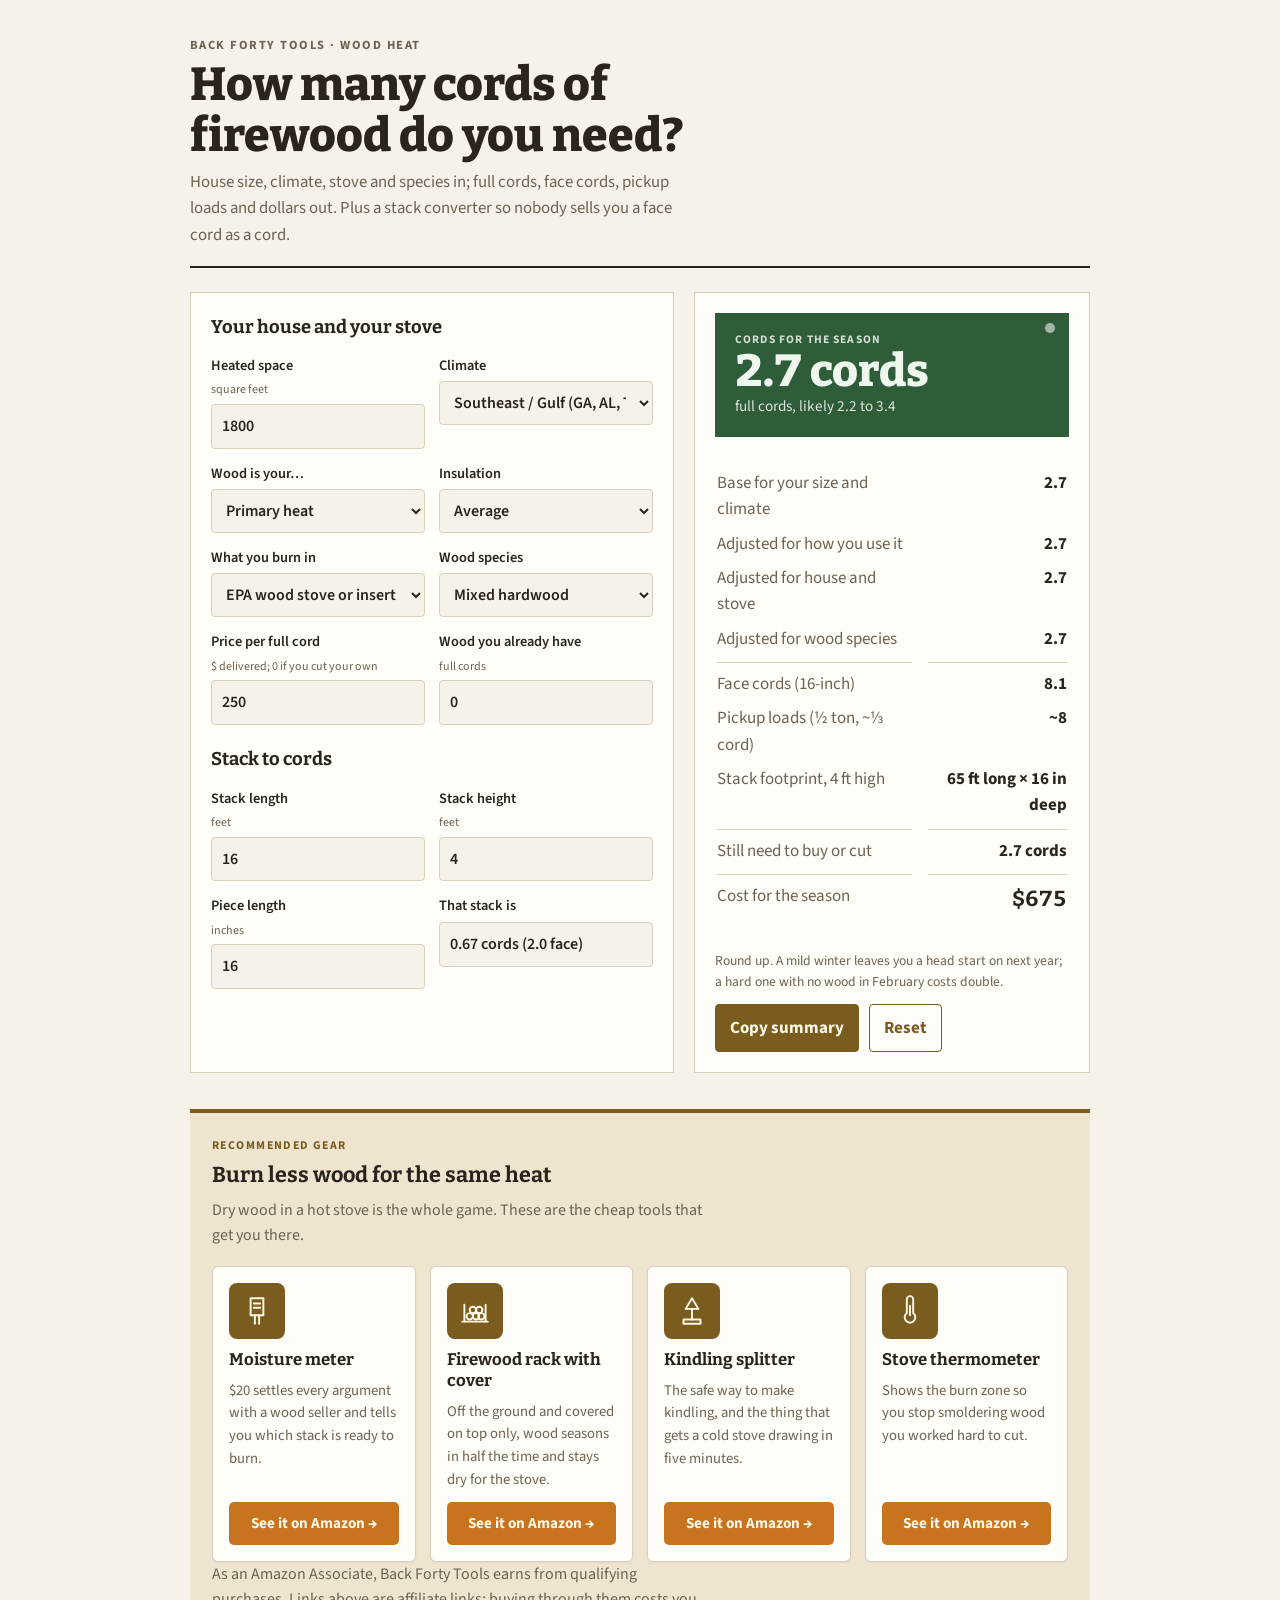
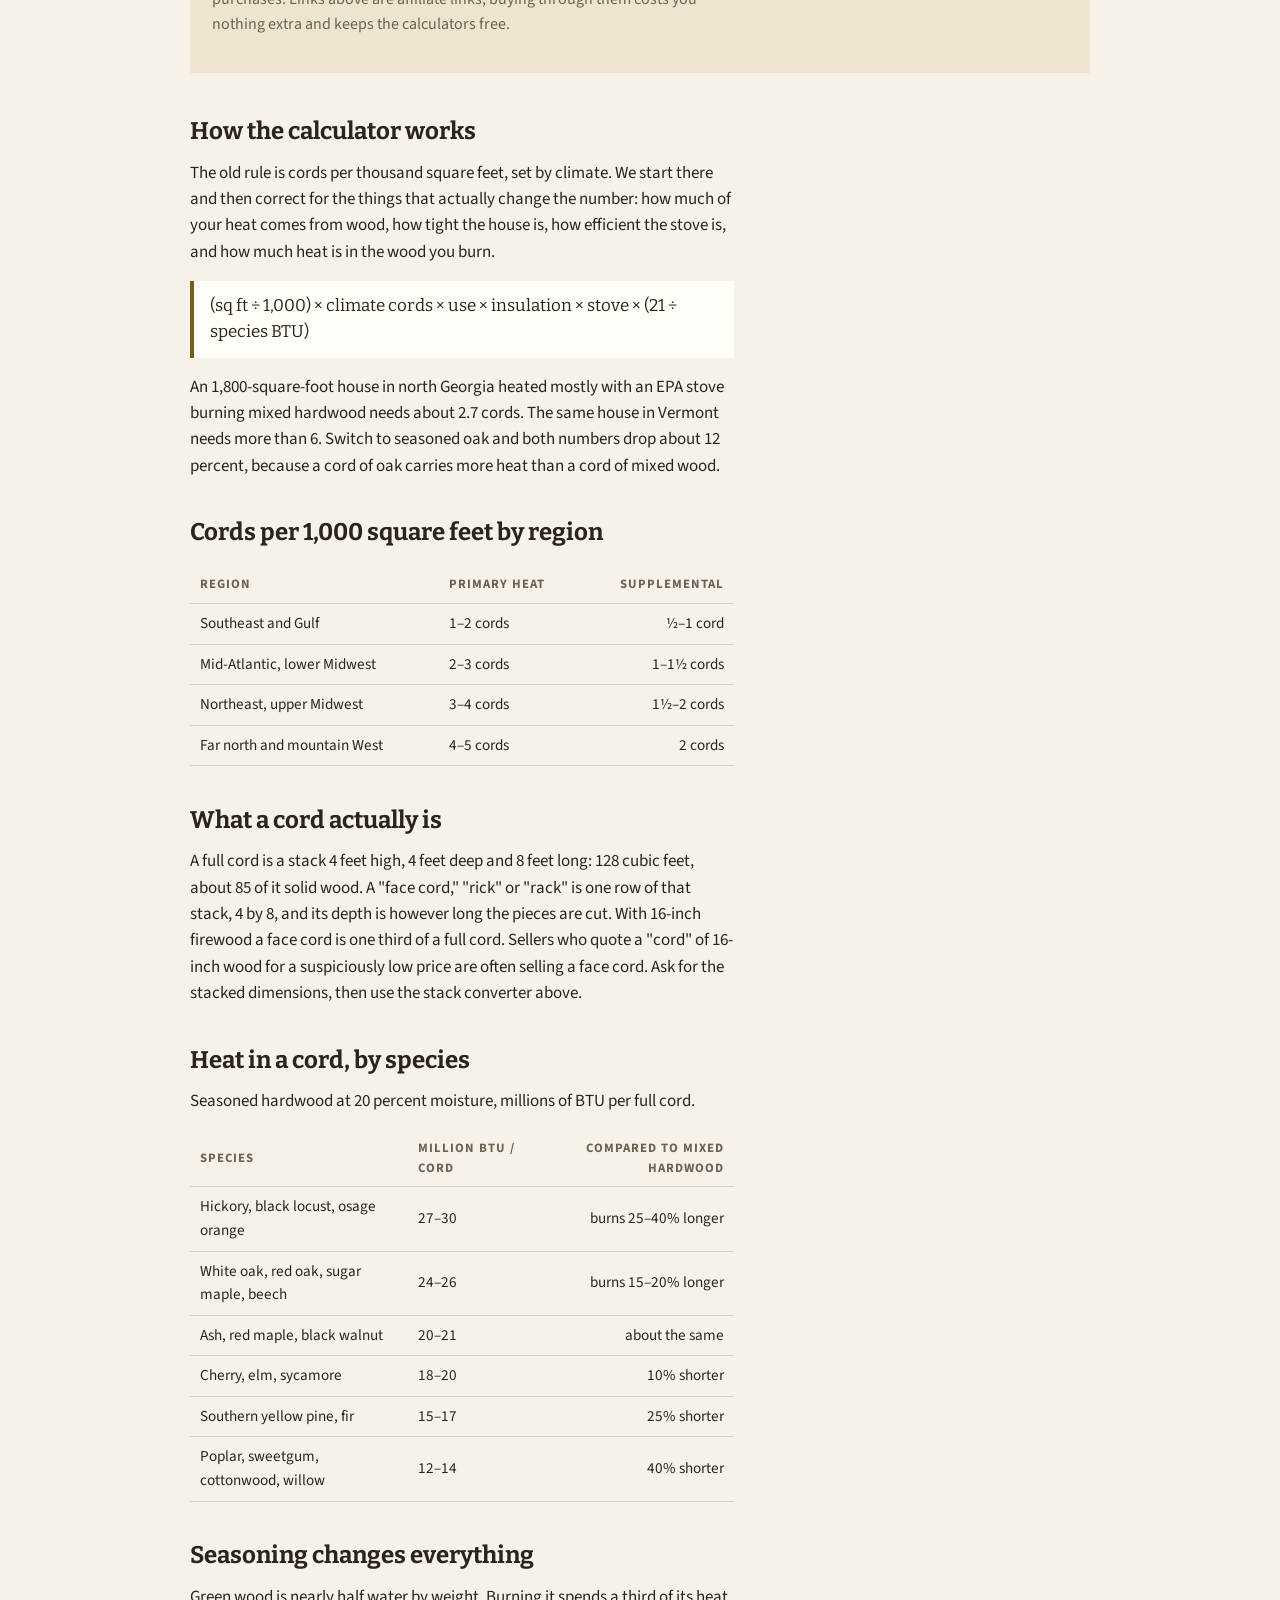
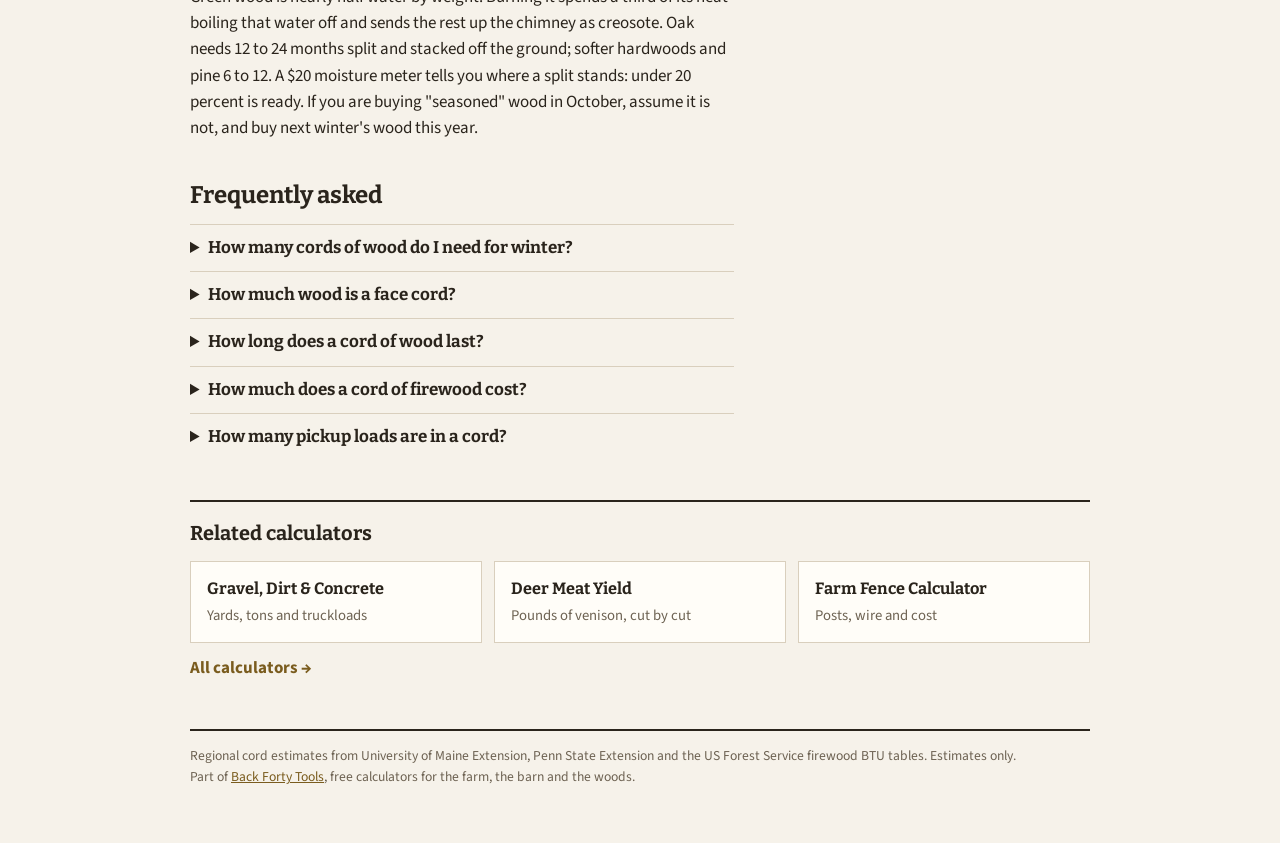
<file: firewood-calculator/index.html>
<!doctype html>
<html lang="en">
<head>
<meta charset="utf-8">
<meta name="viewport" content="width=device-width, initial-scale=1">
<title>Firewood Calculator: How Many Cords Do You Need? | Back Forty Tools</title>
<meta name="description" content="Free firewood calculator. Enter square footage, climate, stove type and wood species to get full cords, face cords, pickup loads and cost for the season, plus a stack-to-cord converter.">
<link rel="canonical" href="https://backfortytools.com/firewood-calculator/">
<meta property="og:type" content="website">
<meta property="og:title" content="Firewood Calculator">
<meta property="og:description" content="Free firewood calculator. Enter square footage, climate, stove type and wood species to get full cords, face cords, pickup loads and cost for the season, plus a stack-to-cord converter.">
<meta property="og:url" content="https://backfortytools.com/firewood-calculator/">
<meta property="og:site_name" content="Back Forty Tools">
<meta name='impact-site-verification' value='7f219c73-b5ef-4933-9e98-e80d3054c940'>
<link rel="icon" href="data:image/svg+xml,%3Csvg xmlns='http://www.w3.org/2000/svg' viewBox='0 0 32 32'%3E%3Crect width='32' height='32' rx='6' fill='%232f5d3a'/%3E%3Cpath d='M8 22h16M8 17h16M8 12h16' stroke='%23eef6ee' stroke-width='3' stroke-linecap='round'/%3E%3C/svg%3E">
<link rel="preconnect" href="https://fonts.googleapis.com">
<link rel="preconnect" href="https://fonts.gstatic.com" crossorigin>
<link rel="stylesheet" href="https://fonts.googleapis.com/css2?family=Bitter:wght@500;700;800&family=Source+Sans+3:wght@400;600;700&display=swap">
<script type="application/ld+json">{"@context": "https://schema.org", "@graph": [{"@type": "WebApplication", "name": "Firewood Calculator", "url": "https://backfortytools.com/firewood-calculator/", "applicationCategory": "UtilitiesApplication", "operatingSystem": "Any", "offers": {"@type": "Offer", "price": "0", "priceCurrency": "USD"}, "description": "Free firewood calculator. Enter square footage, climate, stove type and wood species to get full cords, face cords, pickup loads and cost for the season, plus a stack-to-cord converter.", "isPartOf": {"@type": "WebSite", "name": "Back Forty Tools", "url": "https://backfortytools.com/"}}, {"@type": "FAQPage", "mainEntity": [{"@type": "Question", "name": "How many cords of wood do I need for winter?", "acceptedAnswer": {"@type": "Answer", "text": "Most homes heated primarily with wood burn 3 to 5 cords a season. In the Southeast, 1 to 2 cords per 1,000 square feet; in the North, 3 to 4. Supplemental burners need about half that."}}, {"@type": "Question", "name": "How much wood is a face cord?", "acceptedAnswer": {"@type": "Answer", "text": "One third of a full cord when the pieces are cut 16 inches long: a stack 4 feet high by 8 feet long by 16 inches deep. A 12-inch face cord is a quarter cord."}}, {"@type": "Question", "name": "How long does a cord of wood last?", "acceptedAnswer": {"@type": "Answer", "text": "Burning as primary heat in a cold climate, about a month. As supplemental evening heat in a mild climate, a full season. Most families with an EPA stove in the mid-South get 6 to 8 weeks of steady heating per cord."}}, {"@type": "Question", "name": "How much does a cord of firewood cost?", "acceptedAnswer": {"@type": "Answer", "text": "In 2026, $200 to $350 delivered for seasoned mixed hardwood in most of the country, more near big cities and in the Northeast, less in rural areas with lots of timber. A face cord usually sells for $80 to $130."}}, {"@type": "Question", "name": "How many pickup loads are in a cord?", "acceptedAnswer": {"@type": "Answer", "text": "A standard half-ton pickup with an 8-foot bed holds about a third of a cord stacked level, a bit more heaped. Three full loads is roughly one cord."}}]}]}</script>
<style>
/* Layout: ledger-style — one calculator card up top, results in a barn-tag strip, then plain-spoken reference copy in a single reading column. */
:root{
  --bg:#f6f2ea;          /* hay-dust cream */
  --surface:#fffdf8;
  --fg:#2a241c;
  --muted:#6d6252;
  --line:#d9cfbd;
  --accent:#7a5c1e;      /* cured-timothy brown */
  --accent-ink:#fff8e8;
  --tag:#2f5d3a;         /* feed-tag green */
  --tag-ink:#eef6ee;
  --gearbg:#efe4cf;      /* feed-sack tan */
  --buy:#c8731d;         /* saddle orange */
  --buy-ink:#fff8e8;
  --display:"Bitter",Georgia,"Times New Roman",serif;
  --body:"Source Sans 3","Segoe UI",system-ui,sans-serif;
}
@media (prefers-color-scheme: dark){:root:not([data-theme="light"]){
  --bg:#1c1915;--surface:#262119;--fg:#efe7d8;--muted:#b3a68f;--line:#443b2e;
  --accent:#d9b25c;--accent-ink:#1c1915;--tag:#7fbf8c;--tag-ink:#13201a;--gearbg:#2d2619;--buy:#e08a35;--buy-ink:#1c1915;color-scheme:dark}}
:root[data-theme="dark"]{
  --bg:#1c1915;--surface:#262119;--fg:#efe7d8;--muted:#b3a68f;--line:#443b2e;
  --accent:#d9b25c;--accent-ink:#1c1915;--tag:#7fbf8c;--tag-ink:#13201a;--gearbg:#2d2619;--buy:#e08a35;--buy-ink:#1c1915;color-scheme:dark}

*{box-sizing:border-box}
[hidden]{display:none!important}
img{max-width:100%}
body{background:var(--bg);color:var(--fg);font-family:var(--body);font-size:17px;line-height:1.55;padding-inline:16px;padding-block:0 48px}
.wrap{max-width:900px;margin:0 auto}
header{padding-block:28px 18px;border-bottom:2px solid var(--fg)}
.kicker{font-family:var(--body);text-transform:uppercase;letter-spacing:.12em;font-size:.78rem;font-weight:700;color:var(--muted)}
h1{font-family:var(--display);font-weight:800;font-size:clamp(1.9rem,4.5vw,2.9rem);line-height:1.1;margin:.25rem 0 .5rem;text-wrap:balance}
.lede{max-width:62ch;margin:0;color:var(--muted);font-size:1.05rem}

.calc{margin-top:24px;display:grid;grid-template-columns:1.1fr .9fr;gap:20px}
@media (max-width:720px){.calc{grid-template-columns:1fr}}
.panel{background:var(--surface);border:1px solid var(--line);padding:20px;min-width:0}
.panel h2{font-family:var(--display);font-size:1.15rem;margin:0 0 14px;font-weight:700}
.grid{display:grid;grid-template-columns:1fr 1fr;gap:14px}
@media (max-width:460px){.grid{grid-template-columns:1fr}}
label{display:flex;flex-direction:column;gap:4px;font-size:.9rem;font-weight:600;min-width:0}
label small{font-weight:400;color:var(--muted)}
input,select{font:inherit;font-size:1rem;padding:9px 10px;border:1px solid var(--line);background:var(--bg);color:var(--fg);border-radius:4px;width:100%;min-width:0}
input:focus,select:focus{outline:2px solid var(--accent);outline-offset:1px}
.span2{grid-column:1/-1}
fieldset{border:0;padding:0;margin:0;display:contents}

.results{display:flex;flex-direction:column;gap:12px}
.tag{background:var(--tag);color:var(--tag-ink);padding:18px 20px;position:relative}
.tag::before{content:"";position:absolute;top:10px;right:14px;width:10px;height:10px;border-radius:50%;background:var(--tag-ink);opacity:.6}
.tag .lbl{text-transform:uppercase;letter-spacing:.1em;font-size:.72rem;font-weight:700;opacity:.85}
.tag .big{font-family:var(--display);font-size:clamp(2rem,6vw,2.8rem);font-weight:800;line-height:1.05;font-variant-numeric:tabular-nums}
.tag .sub{font-size:.95rem;opacity:.9}
.rows{display:grid;grid-template-columns:minmax(0,1.4fr) minmax(0,1fr);row-gap:8px;column-gap:16px;font-variant-numeric:tabular-nums;padding:4px 2px}
.rows dt{color:var(--muted);margin:0}
.rows dd{margin:0;font-weight:700;text-align:right;overflow-wrap:anywhere}
.rows .total{border-top:1px solid var(--line);padding-top:8px;margin-top:2px}
.cost{font-family:var(--display);font-size:1.35rem}
.note{font-size:.85rem;color:var(--muted);margin:0}
.btn{font:inherit;font-weight:700;padding:10px 14px;border:1px solid var(--accent);background:var(--accent);color:var(--accent-ink);border-radius:4px;cursor:pointer}
.btn.ghost{background:transparent;color:var(--accent)}
.btn:focus-visible{outline:2px solid var(--fg);outline-offset:2px}
.copied{font-size:.85rem;color:var(--tag);font-weight:700}

.gear{margin-top:36px;background:var(--gearbg);border-top:4px solid var(--accent);padding:24px 22px 18px}
.gear .eyebrow{text-transform:uppercase;letter-spacing:.12em;font-size:.74rem;font-weight:700;color:var(--accent)}
.gear h2{font-family:var(--display);font-size:1.35rem;margin:.2rem 0 6px}
.gear>p{margin:0 0 18px;color:var(--muted);font-size:1rem;max-width:62ch}
.gear ul{list-style:none;padding:0;margin:0;display:grid;grid-template-columns:repeat(auto-fit,minmax(185px,1fr));gap:14px}
.gear li{background:var(--surface);border:1px solid var(--line);border-radius:6px;padding:16px;min-width:0;display:flex;flex-direction:column;gap:10px;box-shadow:0 1px 2px rgba(42,36,28,.06)}
.gear .ico{width:56px;height:56px;border-radius:8px;background:var(--accent);color:var(--accent-ink);display:flex;align-items:center;justify-content:center}
.gear .ico svg{width:34px;height:34px;fill:none;stroke:currentColor;stroke-width:1.8;stroke-linecap:round;stroke-linejoin:round}
.gear li strong{display:block;font-family:var(--display);font-size:1.05rem;line-height:1.25}
.gear li span{font-size:.92rem;color:var(--muted);flex:1}
.gear a.buy{display:block;text-align:center;background:var(--buy);color:var(--buy-ink);font-weight:700;text-decoration:none;padding:10px 12px;border-radius:5px;font-size:.95rem}
.gear a.buy:hover,.gear a.buy:focus-visible{filter:brightness(1.08);outline:none}
.disc{font-size:.8rem;color:var(--muted);margin:14px 0 0}

article{max-width:68ch;margin-top:40px}
article h2{font-family:var(--display);font-size:1.5rem;margin:2.2rem 0 .6rem;text-wrap:balance}
article h3{font-family:var(--display);font-size:1.15rem;margin:1.6rem 0 .4rem}
article p{margin:0 0 1rem}
.tbl{overflow-x:auto;margin:1rem 0}
table{border-collapse:collapse;width:100%;font-size:.95rem;font-variant-numeric:tabular-nums}
th,td{text-align:left;padding:8px 10px;border-bottom:1px solid var(--line)}
th{font-size:.8rem;text-transform:uppercase;letter-spacing:.08em;color:var(--muted)}
td:last-child,th:last-child{text-align:right}
.formula{font-family:var(--display);background:var(--surface);border-left:4px solid var(--accent);padding:12px 16px;margin:1rem 0}
details{border-top:1px solid var(--line);padding:10px 0}
summary{cursor:pointer;font-weight:700;font-family:var(--display)}
details p{margin-top:.5rem}
footer{margin-top:48px;border-top:2px solid var(--fg);padding-top:14px;font-size:.85rem;color:var(--muted)}
footer a{color:var(--accent)}
@media (prefers-reduced-motion:no-preference){.tag .big{transition:opacity .15s}}

.related{margin-top:40px;border-top:2px solid var(--fg);padding-top:16px}
.related h2{font-family:var(--display);font-size:1.25rem;margin:0 0 12px}
.related ul{list-style:none;padding:0;margin:0;display:grid;grid-template-columns:repeat(auto-fit,minmax(200px,1fr));gap:12px}
.related li{min-width:0}
.related ul a{display:block;height:100%;background:var(--surface);border:1px solid var(--line);padding:14px 16px;color:inherit;text-decoration:none}
.related ul a:hover,.related ul a:focus-visible{border-color:var(--tag);outline:none}
.related strong{display:block;font-family:var(--display);font-size:1.02rem}
.related span{color:var(--muted);font-size:.92rem}
.related .all{display:inline-block;margin-top:12px;color:var(--accent);font-weight:700;text-decoration:none}

.quick{margin-top:20px;display:grid;gap:12px}
.quick-ans{background:var(--tag);color:var(--tag-ink);padding:16px 20px}
.quick-ans .lbl{text-transform:uppercase;letter-spacing:.1em;font-size:.72rem;font-weight:700;opacity:.85}
.quick-ans p{margin:.3rem 0 0;font-size:1.08rem;max-width:68ch}
.quick table{background:var(--surface)}
.quick caption{text-align:left;font-family:var(--display);font-weight:700;font-size:1.1rem;padding:0 0 8px}
.quick .note{margin:0}

</style>
</head>
<body>
<div class="wrap">
<header>
  <div class="kicker"><a href="/" style="color:inherit;text-decoration:none">Back Forty Tools</a> · Wood heat</div>
  <h1>How many cords of firewood do you need?</h1>
  <p class="lede">House size, climate, stove and species in; full cords, face cords, pickup loads and dollars out. Plus a stack converter so nobody sells you a face cord as a cord.</p>
</header>
<section class="calc" aria-label="Firewood calculator">
  <form class="panel" id="fwform" autocomplete="off">
    <h2>Your house and your stove</h2>
    <div class="grid">
      <label>Heated space <small>square feet</small>
        <input id="sqft" type="number" min="200" max="8000" step="50" value="1800" inputmode="numeric">
      </label>
      <label>Climate
        <select id="climate">
          <option value="1.5" selected>Southeast / Gulf (GA, AL, TN, Carolinas)</option>
          <option value="2.5">Mid-Atlantic / lower Midwest (VA, KY, MO, OH)</option>
          <option value="3.5">North / New England / upper Midwest</option>
          <option value="4.5">Far north / mountain (MN, ND, MT, northern ME)</option>
          <option value="1.0">Mild West Coast / Southwest</option>
        </select>
      </label>
      <label>Wood is your…
        <select id="use">
          <option value="1" selected>Primary heat</option>
          <option value="0.45">Supplemental (evenings, cold snaps)</option>
          <option value="0.12">Occasional fires</option>
        </select>
      </label>
      <label>Insulation
        <select id="insul">
          <option value="0.85">Tight, newer house</option>
          <option value="1" selected>Average</option>
          <option value="1.3">Drafty, old or uninsulated</option>
        </select>
      </label>
      <label>What you burn in
        <select id="stove">
          <option value="1" selected>EPA wood stove or insert (2015+)</option>
          <option value="1.3">Older stove or insert</option>
          <option value="1.15">Outdoor wood boiler</option>
          <option value="2.2">Open fireplace</option>
        </select>
      </label>
      <label>Wood species
        <select id="species">
          <option value="21" selected>Mixed hardwood</option>
          <option value="27">Hickory</option>
          <option value="24">Oak (red or white)</option>
          <option value="24">Sugar maple / beech</option>
          <option value="20">Ash / red maple</option>
          <option value="18">Cherry / elm</option>
          <option value="15">Pine / fir / spruce</option>
          <option value="13">Poplar / sweetgum / cottonwood</option>
        </select>
      </label>
      <label>Price per full cord <small>$ delivered; 0 if you cut your own</small>
        <input id="price" type="number" min="0" step="10" value="250" inputmode="numeric">
      </label>
      <label>Wood you already have <small>full cords</small>
        <input id="have" type="number" min="0" step="0.25" value="0" inputmode="decimal">
      </label>
    </div>
    <h2 style="margin-top:20px">Stack to cords</h2>
    <div class="grid">
      <label>Stack length <small>feet</small><input id="sl" type="number" min="0" step="0.5" value="16" inputmode="decimal"></label>
      <label>Stack height <small>feet</small><input id="sh" type="number" min="0" step="0.5" value="4" inputmode="decimal"></label>
      <label>Piece length <small>inches</small><input id="sw" type="number" min="8" max="48" step="1" value="16" inputmode="numeric"></label>
      <label>That stack is<input id="stack-out" type="text" readonly value="—"></label>
    </div>
  </form>

  <aside class="panel results" aria-live="polite">
    <div class="tag">
      <div class="lbl">Cords for the season</div>
      <div class="big" id="r-cords">—</div>
      <div class="sub" id="r-range">—</div>
    </div>
    <dl class="rows">
      <dt>Base for your size and climate</dt><dd id="r-base">—</dd>
      <dt>Adjusted for how you use it</dt><dd id="r-use">—</dd>
      <dt>Adjusted for house and stove</dt><dd id="r-adj">—</dd>
      <dt>Adjusted for wood species</dt><dd id="r-sp">—</dd>
      <dt class="total">Face cords (16-inch)</dt><dd class="total" id="r-face">—</dd>
      <dt>Pickup loads (½ ton, ~⅓ cord)</dt><dd id="r-loads">—</dd>
      <dt>Stack footprint, 4 ft high</dt><dd id="r-stack">—</dd>
      <dt class="total">Still need to buy or cut</dt><dd class="total" id="r-need">—</dd>
      <dt class="total">Cost for the season</dt><dd class="total cost" id="r-cost">—</dd>
    </dl>
    <p class="note" id="r-note"></p>
    <div style="display:flex;gap:10px;flex-wrap:wrap;align-items:center">
      <button class="btn" type="button" id="copy">Copy summary</button>
      <button class="btn ghost" type="button" id="reset">Reset</button>
      <span class="copied" id="copied" hidden>Copied</span>
    </div>
  </aside>
</section>
<section class="gear" aria-label="Recommended gear">
  <div class="eyebrow">Recommended gear</div>
  <h2>Burn less wood for the same heat</h2>
  <p>Dry wood in a hot stove is the whole game. These are the cheap tools that get you there.</p>
  <ul>
<li><div class="ico" aria-hidden="true"><svg viewBox="0 0 32 32"><path d="M10 4h12v16H10z"/><path d="M14 20v8M18 20v8"/><path d="M13 9h6M13 13h6"/></svg></div><strong>Moisture meter</strong><span>$20 settles every argument with a wood seller and tells you which stack is ready to burn.</span><a class="buy" href="https://www.amazon.com/s?k=firewood+moisture+meter&tag=backfortytool-20" rel="sponsored nofollow" target="_blank">See it on Amazon →</a></li>
<li><div class="ico" aria-hidden="true"><svg viewBox="0 0 32 32"><path d="M4 26h24"/><path d="M6 26V10M26 26V10"/><circle cx="11" cy="21" r="3"/><circle cx="17" cy="21" r="3"/><circle cx="22" cy="21" r="3"/><circle cx="14" cy="15" r="3"/><circle cx="20" cy="15" r="3"/></svg></div><strong>Firewood rack with cover</strong><span>Off the ground and covered on top only, wood seasons in half the time and stays dry for the stove.</span><a class="buy" href="https://www.amazon.com/s?k=outdoor+firewood+rack+with+cover&tag=backfortytool-20" rel="sponsored nofollow" target="_blank">See it on Amazon →</a></li>
<li><div class="ico" aria-hidden="true"><svg viewBox="0 0 32 32"><path d="M16 4l6 10H10z"/><path d="M16 14v10"/><path d="M8 24h16v4H8z"/></svg></div><strong>Kindling splitter</strong><span>The safe way to make kindling, and the thing that gets a cold stove drawing in five minutes.</span><a class="buy" href="https://www.amazon.com/s?k=kindling+splitter&tag=backfortytool-20" rel="sponsored nofollow" target="_blank">See it on Amazon →</a></li>
<li><div class="ico" aria-hidden="true"><svg viewBox="0 0 32 32"><path d="M13 5a3 3 0 016 0v13a5 5 0 11-6 0z"/><path d="M16 11v9"/></svg></div><strong>Stove thermometer</strong><span>Shows the burn zone so you stop smoldering wood you worked hard to cut.</span><a class="buy" href="https://www.amazon.com/s?k=wood+stove+thermometer+magnetic&tag=backfortytool-20" rel="sponsored nofollow" target="_blank">See it on Amazon →</a></li>
  </ul>
  <p class="disc">As an Amazon Associate, Back Forty Tools earns from qualifying purchases. Links above are affiliate links; buying through them costs you nothing extra and keeps the calculators free.</p>
</section>
<article>
  <h2>How the calculator works</h2>
  <p>The old rule is cords per thousand square feet, set by climate. We start there and then correct for the things that actually change the number: how much of your heat comes from wood, how tight the house is, how efficient the stove is, and how much heat is in the wood you burn.</p>
  <div class="formula">(sq ft ÷ 1,000) × climate cords × use × insulation × stove × (21 ÷ species BTU)</div>
  <p>An 1,800-square-foot house in north Georgia heated mostly with an EPA stove burning mixed hardwood needs about 2.7 cords. The same house in Vermont needs more than 6. Switch to seasoned oak and both numbers drop about 12 percent, because a cord of oak carries more heat than a cord of mixed wood.</p>

  <h2>Cords per 1,000 square feet by region</h2>
  <div class="tbl"><table>
    <thead><tr><th>Region</th><th>Primary heat</th><th>Supplemental</th></tr></thead>
    <tbody>
      <tr><td>Southeast and Gulf</td><td>1–2 cords</td><td>½–1 cord</td></tr>
      <tr><td>Mid-Atlantic, lower Midwest</td><td>2–3 cords</td><td>1–1½ cords</td></tr>
      <tr><td>Northeast, upper Midwest</td><td>3–4 cords</td><td>1½–2 cords</td></tr>
      <tr><td>Far north and mountain West</td><td>4–5 cords</td><td>2 cords</td></tr>
    </tbody>
  </table></div>

  <h2>What a cord actually is</h2>
  <p>A full cord is a stack 4 feet high, 4 feet deep and 8 feet long: 128 cubic feet, about 85 of it solid wood. A "face cord," "rick" or "rack" is one row of that stack, 4 by 8, and its depth is however long the pieces are cut. With 16-inch firewood a face cord is one third of a full cord. Sellers who quote a "cord" of 16-inch wood for a suspiciously low price are often selling a face cord. Ask for the stacked dimensions, then use the stack converter above.</p>

  <h2>Heat in a cord, by species</h2>
  <p>Seasoned hardwood at 20 percent moisture, millions of BTU per full cord.</p>
  <div class="tbl"><table>
    <thead><tr><th>Species</th><th>Million BTU / cord</th><th>Compared to mixed hardwood</th></tr></thead>
    <tbody>
      <tr><td>Hickory, black locust, osage orange</td><td>27–30</td><td>burns 25–40% longer</td></tr>
      <tr><td>White oak, red oak, sugar maple, beech</td><td>24–26</td><td>burns 15–20% longer</td></tr>
      <tr><td>Ash, red maple, black walnut</td><td>20–21</td><td>about the same</td></tr>
      <tr><td>Cherry, elm, sycamore</td><td>18–20</td><td>10% shorter</td></tr>
      <tr><td>Southern yellow pine, fir</td><td>15–17</td><td>25% shorter</td></tr>
      <tr><td>Poplar, sweetgum, cottonwood, willow</td><td>12–14</td><td>40% shorter</td></tr>
    </tbody>
  </table></div>

  <h2>Seasoning changes everything</h2>
  <p>Green wood is nearly half water by weight. Burning it spends a third of its heat boiling that water off and sends the rest up the chimney as creosote. Oak needs 12 to 24 months split and stacked off the ground; softer hardwoods and pine 6 to 12. A $20 moisture meter tells you where a split stands: under 20 percent is ready. If you are buying "seasoned" wood in October, assume it is not, and buy next winter's wood this year.</p>

  <h2>Frequently asked</h2>
<details><summary>How many cords of wood do I need for winter?</summary><p>Most homes heated primarily with wood burn 3 to 5 cords a season. In the Southeast, 1 to 2 cords per 1,000 square feet; in the North, 3 to 4. Supplemental burners need about half that.</p></details>
<details><summary>How much wood is a face cord?</summary><p>One third of a full cord when the pieces are cut 16 inches long: a stack 4 feet high by 8 feet long by 16 inches deep. A 12-inch face cord is a quarter cord.</p></details>
<details><summary>How long does a cord of wood last?</summary><p>Burning as primary heat in a cold climate, about a month. As supplemental evening heat in a mild climate, a full season. Most families with an EPA stove in the mid-South get 6 to 8 weeks of steady heating per cord.</p></details>
<details><summary>How much does a cord of firewood cost?</summary><p>In 2026, $200 to $350 delivered for seasoned mixed hardwood in most of the country, more near big cities and in the Northeast, less in rural areas with lots of timber. A face cord usually sells for $80 to $130.</p></details>
<details><summary>How many pickup loads are in a cord?</summary><p>A standard half-ton pickup with an 8-foot bed holds about a third of a cord stacked level, a bit more heaped. Three full loads is roughly one cord.</p></details>
</article>
<nav class="related" aria-label="Related calculators"><h2>Related calculators</h2><ul><li><a href="/gravel-dirt-concrete-calculator/"><strong>Gravel, Dirt & Concrete</strong><span>Yards, tons and truckloads</span></a></li><li><a href="/deer-meat-yield-calculator/"><strong>Deer Meat Yield</strong><span>Pounds of venison, cut by cut</span></a></li><li><a href="/fence-calculator/"><strong>Farm Fence Calculator</strong><span>Posts, wire and cost</span></a></li></ul><a class="all" href="/">All calculators →</a></nav>
<footer>
  Regional cord estimates from University of Maine Extension, Penn State Extension and the US Forest Service firewood BTU tables. Estimates only.<br>
  Part of <a href="/">Back Forty Tools</a>, free calculators for the farm, the barn and the woods.
</footer>
</div>
<script>
(function(){
  var $=function(id){return document.getElementById(id)};
  var f={sqft:$('sqft'),climate:$('climate'),use:$('use'),insul:$('insul'),stove:$('stove'),species:$('species'),price:$('price'),have:$('have'),sl:$('sl'),sh:$('sh'),sw:$('sw')};
  var fmt=function(n,d){return n.toLocaleString('en-US',{maximumFractionDigits:d==null?0:d,minimumFractionDigits:d==null?0:d})};
  var last='';
  function calc(){
    var sq=+f.sqft.value||0, cl=+f.climate.value, use=+f.use.value, ins=+f.insul.value, st=+f.stove.value, sp=+f.species.value||21;
    var price=+f.price.value||0, have=+f.have.value||0;
    var base=sq/1000*cl;
    var afterUse=base*use;
    var afterAdj=afterUse*ins*st;
    var cords=afterAdj*(21/sp);
    var lo=cords*0.8, hi=cords*1.25;
    var face=cords*3, loads=cords*3;
    var stackLen=cords*128/(4*4/3); // 4 ft high, 16 in deep -> length in feet
    var need=Math.max(0,cords-have);
    var cost=price>0?need*price:null;
    $('r-cords').textContent=fmt(cords,1)+(cords===1?' cord':' cords');
    $('r-range').textContent='full cords, likely '+fmt(lo,1)+' to '+fmt(hi,1);
    $('r-base').textContent=fmt(base,1);
    $('r-use').textContent=fmt(afterUse,1);
    $('r-adj').textContent=fmt(afterAdj,1);
    $('r-sp').textContent=fmt(cords,1);
    $('r-face').textContent=fmt(face,1);
    $('r-loads').textContent='~'+fmt(loads,0);
    $('r-stack').textContent=fmt(stackLen,0)+' ft long × 16 in deep';
    $('r-need').textContent=fmt(need,1)+' cords';
    $('r-cost').textContent=cost==null?'your labor':'$'+fmt(cost,0);
    $('r-note').textContent='Round up. A mild winter leaves you a head start on next year; a hard one with no wood in February costs double.';
    // stack converter
    var L=+f.sl.value||0,H=+f.sh.value||0,W=(+f.sw.value||0)/12;
    var sc=L*H*W/128;
    $('stack-out').value=sc>0?fmt(sc,2)+' cords ('+fmt(sc*3,1)+' face)':'—';
    last='Firewood: '+fmt(sq)+' sq ft, climate factor '+cl+', '+f.use.options[f.use.selectedIndex].text+', '+f.species.options[f.species.selectedIndex].text+' → about '+fmt(cords,1)+' full cords ('+fmt(lo,1)+'–'+fmt(hi,1)+'), '+fmt(face,1)+' face cords. Have '+have+', need '+fmt(need,1)+(cost!=null?' ≈ $'+fmt(cost,0):'')+'.';
  }
  Object.keys(f).forEach(function(k){ f[k].addEventListener('input',calc); f[k].addEventListener('change',calc); });
  $('fwform').addEventListener('submit',function(e){e.preventDefault();calc();});
  $('reset').addEventListener('click',function(){ f.sqft.value=1800;f.climate.value='1.5';f.use.value='1';f.insul.value='1';f.stove.value='1';f.species.selectedIndex=0;f.price.value=250;f.have.value=0;f.sl.value=16;f.sh.value=4;f.sw.value=16;calc(); });
  $('copy').addEventListener('click',function(){
    var done=function(){$('copied').hidden=false;setTimeout(function(){$('copied').hidden=true},1800)};
    function fallback(){var t=document.createElement('textarea');t.value=last;document.body.appendChild(t);t.select();try{document.execCommand('copy');done()}catch(e){}document.body.removeChild(t)}
    if(navigator.clipboard&&navigator.clipboard.writeText){navigator.clipboard.writeText(last).then(done,fallback)}else{fallback()}
  });
  calc();
})();
</script>
<script type="text/javascript">(function(i,m,p,a,c,t){c.ire_o=p;c[p]=c[p]||function(){(c[p].a=c[p].a||[]).push(arguments)};t=a.createElement(m);var z=a.getElementsByTagName(m)[0];t.async=1;t.src=i;z.parentNode.insertBefore(t,z)})('https://utt.impactcdn.com/P-A7917150-9175-4770-95e5-6a4ddcaab8cf1.js','script','impactStat',document,window);impactStat('trackImpression');</script>
</body>
</html>
</file>
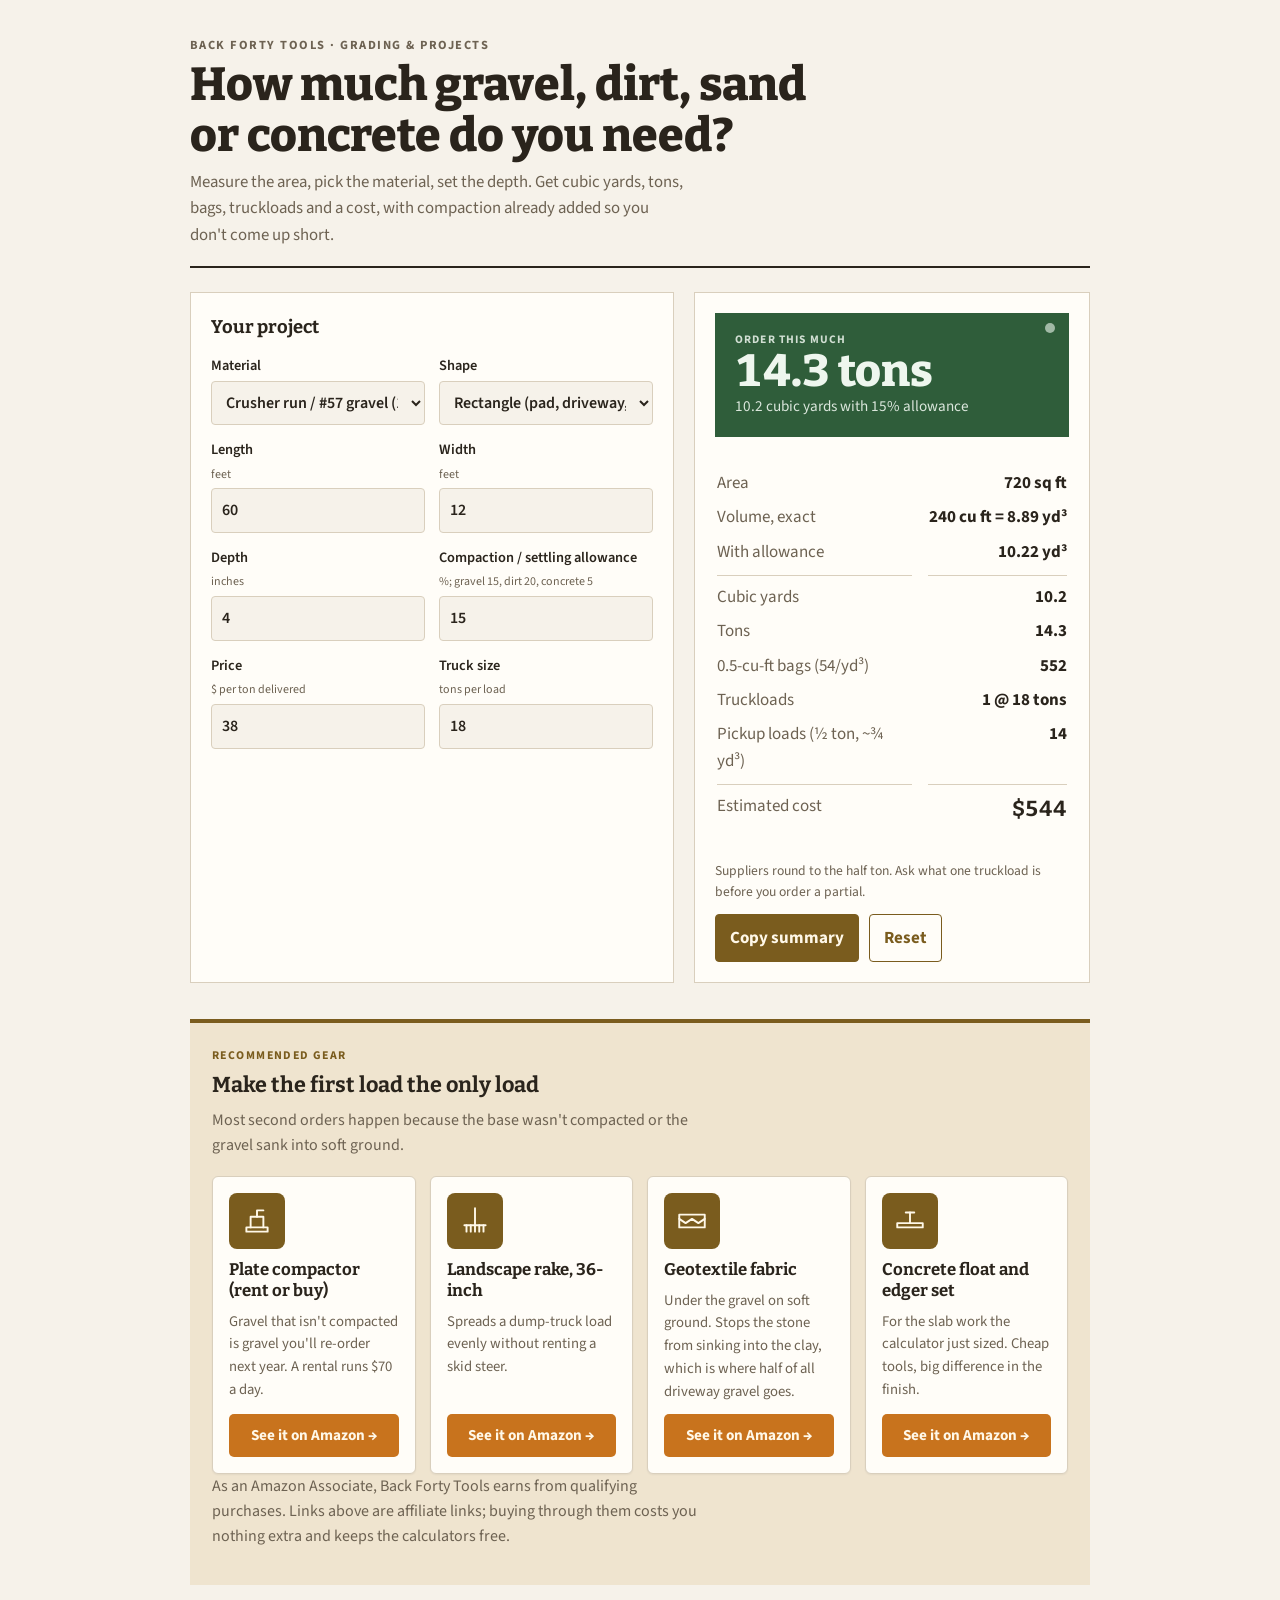
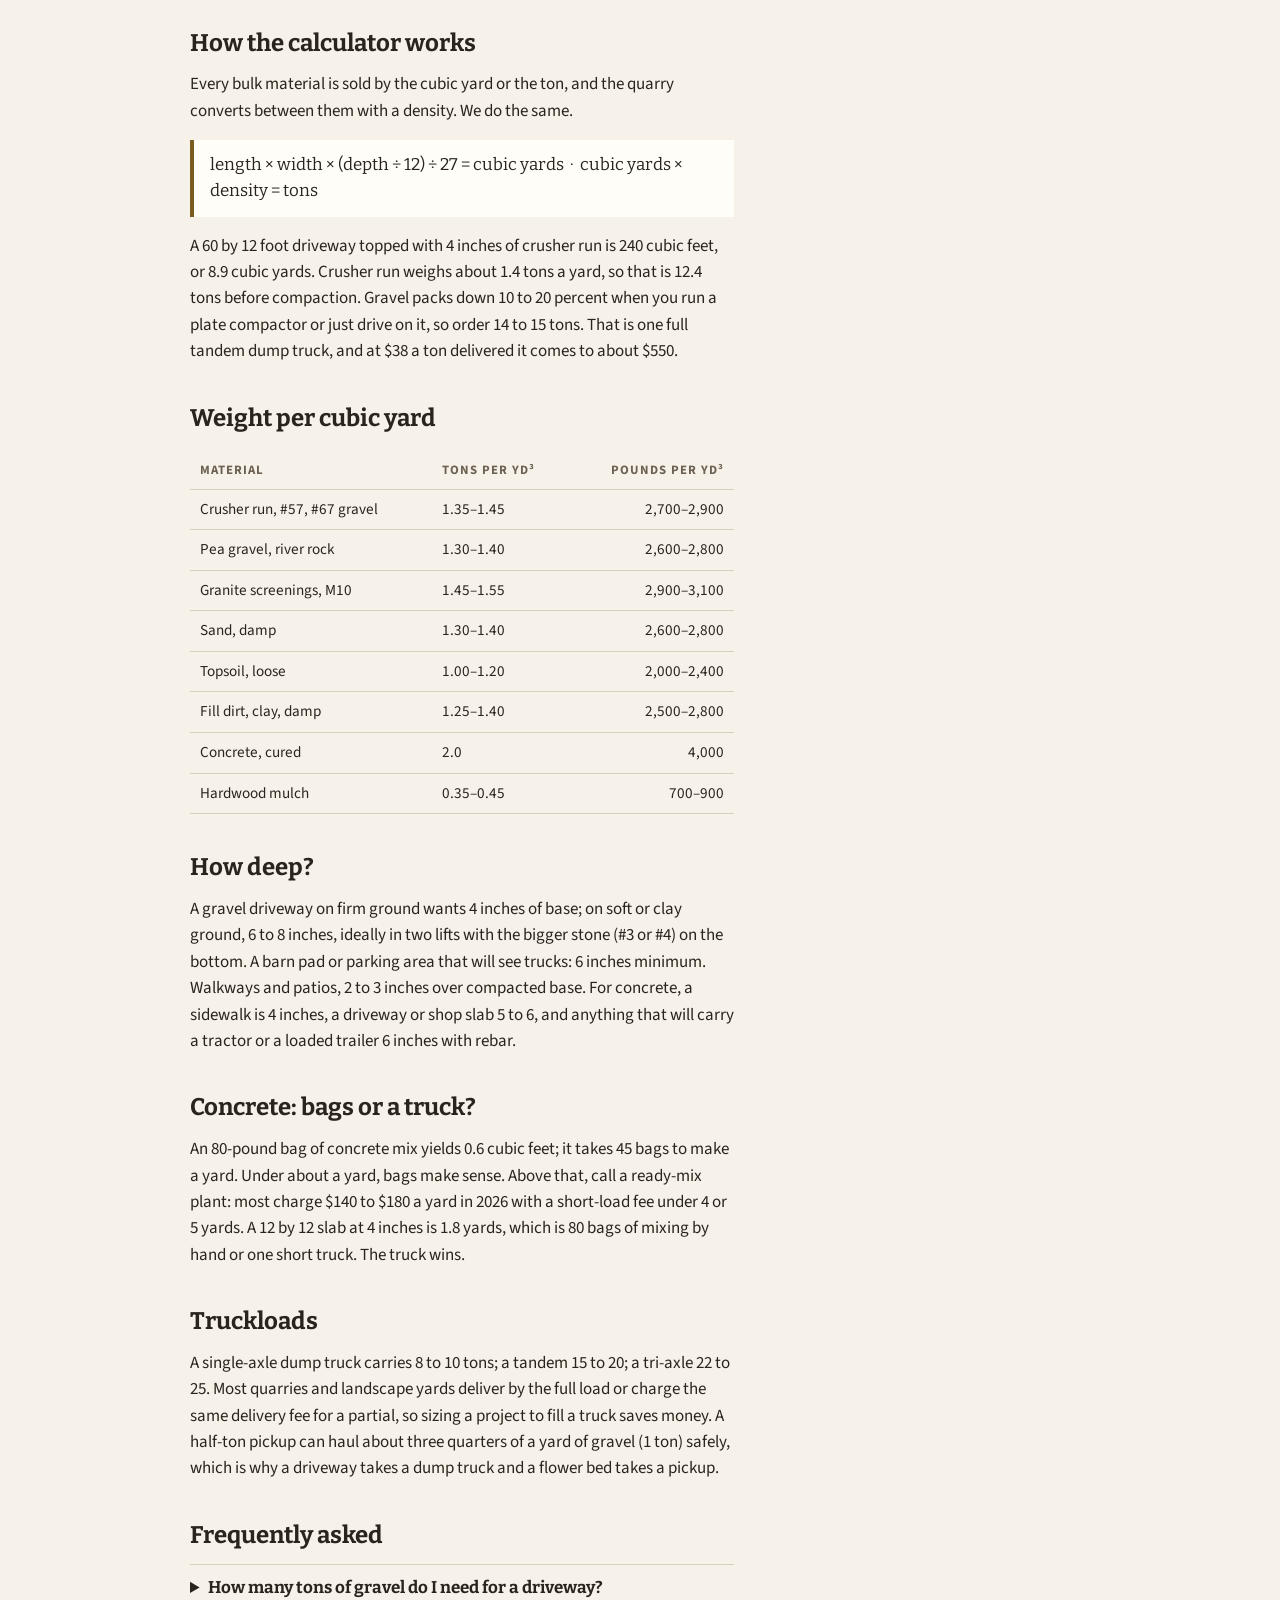
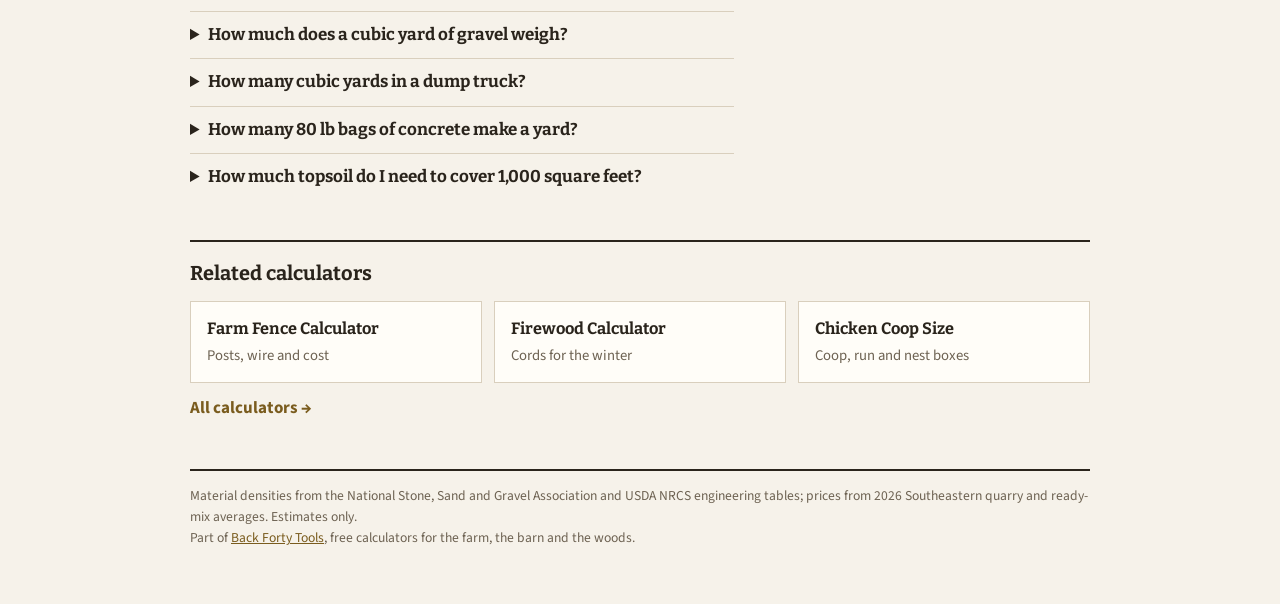
<file: gravel-dirt-concrete-calculator/index.html>
<!doctype html>
<html lang="en">
<head>
<meta charset="utf-8">
<meta name="viewport" content="width=device-width, initial-scale=1">
<title>Gravel, Dirt, Sand and Concrete Calculator: Yards, Tons and Cost | Back Forty Tools</title>
<meta name="description" content="Free bulk material calculator for gravel, crusher run, topsoil, fill dirt, sand, concrete and mulch. Enter area and depth to get cubic yards, tons, bags, truckloads and cost, with compaction allowance.">
<link rel="canonical" href="https://backfortytools.com/gravel-dirt-concrete-calculator/">
<meta property="og:type" content="website">
<meta property="og:title" content="Gravel, Dirt and Concrete Calculator">
<meta property="og:description" content="Free bulk material calculator for gravel, crusher run, topsoil, fill dirt, sand, concrete and mulch. Enter area and depth to get cubic yards, tons, bags, truckloads and cost, with compaction allowance.">
<meta property="og:url" content="https://backfortytools.com/gravel-dirt-concrete-calculator/">
<meta property="og:site_name" content="Back Forty Tools">
<meta name='impact-site-verification' value='7f219c73-b5ef-4933-9e98-e80d3054c940'>
<link rel="icon" href="data:image/svg+xml,%3Csvg xmlns='http://www.w3.org/2000/svg' viewBox='0 0 32 32'%3E%3Crect width='32' height='32' rx='6' fill='%232f5d3a'/%3E%3Cpath d='M8 22h16M8 17h16M8 12h16' stroke='%23eef6ee' stroke-width='3' stroke-linecap='round'/%3E%3C/svg%3E">
<link rel="preconnect" href="https://fonts.googleapis.com">
<link rel="preconnect" href="https://fonts.gstatic.com" crossorigin>
<link rel="stylesheet" href="https://fonts.googleapis.com/css2?family=Bitter:wght@500;700;800&family=Source+Sans+3:wght@400;600;700&display=swap">
<script type="application/ld+json">{"@context": "https://schema.org", "@graph": [{"@type": "WebApplication", "name": "Gravel, Dirt and Concrete Calculator", "url": "https://backfortytools.com/gravel-dirt-concrete-calculator/", "applicationCategory": "UtilitiesApplication", "operatingSystem": "Any", "offers": {"@type": "Offer", "price": "0", "priceCurrency": "USD"}, "description": "Free bulk material calculator for gravel, crusher run, topsoil, fill dirt, sand, concrete and mulch. Enter area and depth to get cubic yards, tons, bags, truckloads and cost, with compaction allowance.", "isPartOf": {"@type": "WebSite", "name": "Back Forty Tools", "url": "https://backfortytools.com/"}}, {"@type": "FAQPage", "mainEntity": [{"@type": "Question", "name": "How many tons of gravel do I need for a driveway?", "acceptedAnswer": {"@type": "Answer", "text": "For a 4-inch layer, multiply length × width in feet by 0.0173 to get tons of crusher run, then add 15% for compaction. A 100 × 12 foot driveway needs about 24 tons."}}, {"@type": "Question", "name": "How much does a cubic yard of gravel weigh?", "acceptedAnswer": {"@type": "Answer", "text": "About 2,800 pounds, or 1.4 tons, for crusher run and #57 stone. Pea gravel is slightly lighter; screenings and stone dust slightly heavier."}}, {"@type": "Question", "name": "How many cubic yards in a dump truck?", "acceptedAnswer": {"@type": "Answer", "text": "A tandem dump truck holds 10 to 14 cubic yards of gravel, which is 15 to 20 tons. A single-axle holds 5 to 7 yards. Ask your supplier what their truck carries; it varies."}}, {"@type": "Question", "name": "How many 80 lb bags of concrete make a yard?", "acceptedAnswer": {"@type": "Answer", "text": "45 bags. Each 80-pound bag yields 0.6 cubic feet and a cubic yard is 27 cubic feet. A 60-pound bag yields 0.45 cubic feet, so 60 of those."}}, {"@type": "Question", "name": "How much topsoil do I need to cover 1,000 square feet?", "acceptedAnswer": {"@type": "Answer", "text": "At 2 inches deep, 6.2 cubic yards, which is about 7 tons loose. At 4 inches, 12.4 yards. Order 10 to 20 percent extra; topsoil settles."}}]}]}</script>
<style>
/* Layout: ledger-style — one calculator card up top, results in a barn-tag strip, then plain-spoken reference copy in a single reading column. */
:root{
  --bg:#f6f2ea;          /* hay-dust cream */
  --surface:#fffdf8;
  --fg:#2a241c;
  --muted:#6d6252;
  --line:#d9cfbd;
  --accent:#7a5c1e;      /* cured-timothy brown */
  --accent-ink:#fff8e8;
  --tag:#2f5d3a;         /* feed-tag green */
  --tag-ink:#eef6ee;
  --gearbg:#efe4cf;      /* feed-sack tan */
  --buy:#c8731d;         /* saddle orange */
  --buy-ink:#fff8e8;
  --display:"Bitter",Georgia,"Times New Roman",serif;
  --body:"Source Sans 3","Segoe UI",system-ui,sans-serif;
}
@media (prefers-color-scheme: dark){:root:not([data-theme="light"]){
  --bg:#1c1915;--surface:#262119;--fg:#efe7d8;--muted:#b3a68f;--line:#443b2e;
  --accent:#d9b25c;--accent-ink:#1c1915;--tag:#7fbf8c;--tag-ink:#13201a;--gearbg:#2d2619;--buy:#e08a35;--buy-ink:#1c1915;color-scheme:dark}}
:root[data-theme="dark"]{
  --bg:#1c1915;--surface:#262119;--fg:#efe7d8;--muted:#b3a68f;--line:#443b2e;
  --accent:#d9b25c;--accent-ink:#1c1915;--tag:#7fbf8c;--tag-ink:#13201a;--gearbg:#2d2619;--buy:#e08a35;--buy-ink:#1c1915;color-scheme:dark}

*{box-sizing:border-box}
[hidden]{display:none!important}
img{max-width:100%}
body{background:var(--bg);color:var(--fg);font-family:var(--body);font-size:17px;line-height:1.55;padding-inline:16px;padding-block:0 48px}
.wrap{max-width:900px;margin:0 auto}
header{padding-block:28px 18px;border-bottom:2px solid var(--fg)}
.kicker{font-family:var(--body);text-transform:uppercase;letter-spacing:.12em;font-size:.78rem;font-weight:700;color:var(--muted)}
h1{font-family:var(--display);font-weight:800;font-size:clamp(1.9rem,4.5vw,2.9rem);line-height:1.1;margin:.25rem 0 .5rem;text-wrap:balance}
.lede{max-width:62ch;margin:0;color:var(--muted);font-size:1.05rem}

.calc{margin-top:24px;display:grid;grid-template-columns:1.1fr .9fr;gap:20px}
@media (max-width:720px){.calc{grid-template-columns:1fr}}
.panel{background:var(--surface);border:1px solid var(--line);padding:20px;min-width:0}
.panel h2{font-family:var(--display);font-size:1.15rem;margin:0 0 14px;font-weight:700}
.grid{display:grid;grid-template-columns:1fr 1fr;gap:14px}
@media (max-width:460px){.grid{grid-template-columns:1fr}}
label{display:flex;flex-direction:column;gap:4px;font-size:.9rem;font-weight:600;min-width:0}
label small{font-weight:400;color:var(--muted)}
input,select{font:inherit;font-size:1rem;padding:9px 10px;border:1px solid var(--line);background:var(--bg);color:var(--fg);border-radius:4px;width:100%;min-width:0}
input:focus,select:focus{outline:2px solid var(--accent);outline-offset:1px}
.span2{grid-column:1/-1}
fieldset{border:0;padding:0;margin:0;display:contents}

.results{display:flex;flex-direction:column;gap:12px}
.tag{background:var(--tag);color:var(--tag-ink);padding:18px 20px;position:relative}
.tag::before{content:"";position:absolute;top:10px;right:14px;width:10px;height:10px;border-radius:50%;background:var(--tag-ink);opacity:.6}
.tag .lbl{text-transform:uppercase;letter-spacing:.1em;font-size:.72rem;font-weight:700;opacity:.85}
.tag .big{font-family:var(--display);font-size:clamp(2rem,6vw,2.8rem);font-weight:800;line-height:1.05;font-variant-numeric:tabular-nums}
.tag .sub{font-size:.95rem;opacity:.9}
.rows{display:grid;grid-template-columns:minmax(0,1.4fr) minmax(0,1fr);row-gap:8px;column-gap:16px;font-variant-numeric:tabular-nums;padding:4px 2px}
.rows dt{color:var(--muted);margin:0}
.rows dd{margin:0;font-weight:700;text-align:right;overflow-wrap:anywhere}
.rows .total{border-top:1px solid var(--line);padding-top:8px;margin-top:2px}
.cost{font-family:var(--display);font-size:1.35rem}
.note{font-size:.85rem;color:var(--muted);margin:0}
.btn{font:inherit;font-weight:700;padding:10px 14px;border:1px solid var(--accent);background:var(--accent);color:var(--accent-ink);border-radius:4px;cursor:pointer}
.btn.ghost{background:transparent;color:var(--accent)}
.btn:focus-visible{outline:2px solid var(--fg);outline-offset:2px}
.copied{font-size:.85rem;color:var(--tag);font-weight:700}

.gear{margin-top:36px;background:var(--gearbg);border-top:4px solid var(--accent);padding:24px 22px 18px}
.gear .eyebrow{text-transform:uppercase;letter-spacing:.12em;font-size:.74rem;font-weight:700;color:var(--accent)}
.gear h2{font-family:var(--display);font-size:1.35rem;margin:.2rem 0 6px}
.gear>p{margin:0 0 18px;color:var(--muted);font-size:1rem;max-width:62ch}
.gear ul{list-style:none;padding:0;margin:0;display:grid;grid-template-columns:repeat(auto-fit,minmax(185px,1fr));gap:14px}
.gear li{background:var(--surface);border:1px solid var(--line);border-radius:6px;padding:16px;min-width:0;display:flex;flex-direction:column;gap:10px;box-shadow:0 1px 2px rgba(42,36,28,.06)}
.gear .ico{width:56px;height:56px;border-radius:8px;background:var(--accent);color:var(--accent-ink);display:flex;align-items:center;justify-content:center}
.gear .ico svg{width:34px;height:34px;fill:none;stroke:currentColor;stroke-width:1.8;stroke-linecap:round;stroke-linejoin:round}
.gear li strong{display:block;font-family:var(--display);font-size:1.05rem;line-height:1.25}
.gear li span{font-size:.92rem;color:var(--muted);flex:1}
.gear a.buy{display:block;text-align:center;background:var(--buy);color:var(--buy-ink);font-weight:700;text-decoration:none;padding:10px 12px;border-radius:5px;font-size:.95rem}
.gear a.buy:hover,.gear a.buy:focus-visible{filter:brightness(1.08);outline:none}
.disc{font-size:.8rem;color:var(--muted);margin:14px 0 0}

article{max-width:68ch;margin-top:40px}
article h2{font-family:var(--display);font-size:1.5rem;margin:2.2rem 0 .6rem;text-wrap:balance}
article h3{font-family:var(--display);font-size:1.15rem;margin:1.6rem 0 .4rem}
article p{margin:0 0 1rem}
.tbl{overflow-x:auto;margin:1rem 0}
table{border-collapse:collapse;width:100%;font-size:.95rem;font-variant-numeric:tabular-nums}
th,td{text-align:left;padding:8px 10px;border-bottom:1px solid var(--line)}
th{font-size:.8rem;text-transform:uppercase;letter-spacing:.08em;color:var(--muted)}
td:last-child,th:last-child{text-align:right}
.formula{font-family:var(--display);background:var(--surface);border-left:4px solid var(--accent);padding:12px 16px;margin:1rem 0}
details{border-top:1px solid var(--line);padding:10px 0}
summary{cursor:pointer;font-weight:700;font-family:var(--display)}
details p{margin-top:.5rem}
footer{margin-top:48px;border-top:2px solid var(--fg);padding-top:14px;font-size:.85rem;color:var(--muted)}
footer a{color:var(--accent)}
@media (prefers-reduced-motion:no-preference){.tag .big{transition:opacity .15s}}

.related{margin-top:40px;border-top:2px solid var(--fg);padding-top:16px}
.related h2{font-family:var(--display);font-size:1.25rem;margin:0 0 12px}
.related ul{list-style:none;padding:0;margin:0;display:grid;grid-template-columns:repeat(auto-fit,minmax(200px,1fr));gap:12px}
.related li{min-width:0}
.related ul a{display:block;height:100%;background:var(--surface);border:1px solid var(--line);padding:14px 16px;color:inherit;text-decoration:none}
.related ul a:hover,.related ul a:focus-visible{border-color:var(--tag);outline:none}
.related strong{display:block;font-family:var(--display);font-size:1.02rem}
.related span{color:var(--muted);font-size:.92rem}
.related .all{display:inline-block;margin-top:12px;color:var(--accent);font-weight:700;text-decoration:none}

.quick{margin-top:20px;display:grid;gap:12px}
.quick-ans{background:var(--tag);color:var(--tag-ink);padding:16px 20px}
.quick-ans .lbl{text-transform:uppercase;letter-spacing:.1em;font-size:.72rem;font-weight:700;opacity:.85}
.quick-ans p{margin:.3rem 0 0;font-size:1.08rem;max-width:68ch}
.quick table{background:var(--surface)}
.quick caption{text-align:left;font-family:var(--display);font-weight:700;font-size:1.1rem;padding:0 0 8px}
.quick .note{margin:0}

</style>
</head>
<body>
<div class="wrap">
<header>
  <div class="kicker"><a href="/" style="color:inherit;text-decoration:none">Back Forty Tools</a> · Grading & projects</div>
  <h1>How much gravel, dirt, sand or concrete do you need?</h1>
  <p class="lede">Measure the area, pick the material, set the depth. Get cubic yards, tons, bags, truckloads and a cost, with compaction already added so you don't come up short.</p>
</header>
<section class="calc" aria-label="Gravel, dirt and concrete calculator">
  <form class="panel" id="bmform" autocomplete="off">
    <h2>Your project</h2>
    <div class="grid">
      <label>Material
        <select id="mat">
          <optgroup label="Gravel and stone">
            <option value="1.40" data-cat="gravel" selected>Crusher run / #57 gravel (1.40 t/yd³)</option>
            <option value="1.35" data-cat="gravel">Pea gravel / river rock (1.35)</option>
            <option value="1.25" data-cat="gravel">Limestone #3 / rip rap (1.25)</option>
            <option value="1.50" data-cat="gravel">Granite screenings / M10 dust (1.50)</option>
          </optgroup>
          <optgroup label="Dirt and sand">
            <option value="1.10" data-cat="dirt">Topsoil, loose (1.10)</option>
            <option value="1.30" data-cat="dirt">Fill dirt / clay (1.30)</option>
            <option value="1.35" data-cat="dirt">Sand, masonry or concrete (1.35)</option>
            <option value="0.80" data-cat="dirt">Garden soil / compost mix (0.80)</option>
          </optgroup>
          <optgroup label="Concrete">
            <option value="2.0" data-cat="concrete">Concrete, ready-mix or bags</option>
          </optgroup>
          <optgroup label="Mulch and bedding">
            <option value="0.40" data-cat="mulch">Hardwood mulch (0.40)</option>
            <option value="0.30" data-cat="mulch">Pine straw / bark nuggets (0.30)</option>
          </optgroup>
        </select>
      </label>
      <label>Shape
        <select id="shape">
          <option value="rect" selected>Rectangle (pad, driveway, bed)</option>
          <option value="circle">Circle (fire pit, round pad)</option>
          <option value="tri">Triangle</option>
        </select>
      </label>
      <label id="w-l">Length <small>feet</small><input id="L" type="number" min="0" step="1" value="60" inputmode="decimal"></label>
      <label id="w-w">Width <small>feet</small><input id="W" type="number" min="0" step="1" value="12" inputmode="decimal"></label>
      <label id="w-d" hidden>Diameter <small>feet</small><input id="D" type="number" min="0" step="1" value="12" inputmode="decimal"></label>
      <label>Depth <small>inches</small><input id="depth" type="number" min="0.5" step="0.5" value="4" inputmode="decimal"></label>
      <label>Compaction / settling allowance <small>%; gravel 15, dirt 20, concrete 5</small>
        <input id="waste" type="number" min="0" max="50" step="5" value="15" inputmode="numeric">
      </label>
      <label>Price <small id="pl">$ per ton delivered</small>
        <input id="price" type="number" min="0" step="1" value="38" inputmode="decimal">
      </label>
      <label>Truck size <small>tons per load</small>
        <input id="truck" type="number" min="1" step="1" value="18" inputmode="numeric">
      </label>
    </div>
  </form>

  <aside class="panel results" aria-live="polite">
    <div class="tag">
      <div class="lbl">Order this much</div>
      <div class="big" id="r-main">—</div>
      <div class="sub" id="r-sub">—</div>
    </div>
    <dl class="rows">
      <dt>Area</dt><dd id="r-area">—</dd>
      <dt>Volume, exact</dt><dd id="r-vol">—</dd>
      <dt>With allowance</dt><dd id="r-volw">—</dd>
      <dt class="total">Cubic yards</dt><dd class="total" id="r-yd">—</dd>
      <dt id="l-tons">Tons</dt><dd id="r-tons">—</dd>
      <dt id="l-bags">Bags</dt><dd id="r-bags">—</dd>
      <dt>Truckloads</dt><dd id="r-loads">—</dd>
      <dt>Pickup loads (½ ton, ~¾ yd³)</dt><dd id="r-pickup">—</dd>
      <dt class="total">Estimated cost</dt><dd class="total cost" id="r-cost">—</dd>
    </dl>
    <p class="note" id="r-note"></p>
    <div style="display:flex;gap:10px;flex-wrap:wrap;align-items:center">
      <button class="btn" type="button" id="copy">Copy summary</button>
      <button class="btn ghost" type="button" id="reset">Reset</button>
      <span class="copied" id="copied" hidden>Copied</span>
    </div>
  </aside>
</section>
<section class="gear" aria-label="Recommended gear">
  <div class="eyebrow">Recommended gear</div>
  <h2>Make the first load the only load</h2>
  <p>Most second orders happen because the base wasn't compacted or the gravel sank into soft ground.</p>
  <ul>
<li><div class="ico" aria-hidden="true"><svg viewBox="0 0 32 32"><path d="M6 22h20v4H6z"/><path d="M10 22V12h12v10"/><path d="M16 12V6h6"/></svg></div><strong>Plate compactor (rent or buy)</strong><span>Gravel that isn't compacted is gravel you'll re-order next year. A rental runs $70 a day.</span><a class="buy" href="https://www.amazon.com/s?k=plate+compactor&tag=backfortytool-20" rel="sponsored nofollow" target="_blank">See it on Amazon →</a></li>
<li><div class="ico" aria-hidden="true"><svg viewBox="0 0 32 32"><path d="M16 4v16"/><path d="M6 20h20"/><path d="M8 20v6M12 20v6M16 20v6M20 20v6M24 20v6"/></svg></div><strong>Landscape rake, 36-inch</strong><span>Spreads a dump-truck load evenly without renting a skid steer.</span><a class="buy" href="https://www.amazon.com/s?k=landscape+rake&tag=backfortytool-20" rel="sponsored nofollow" target="_blank">See it on Amazon →</a></li>
<li><div class="ico" aria-hidden="true"><svg viewBox="0 0 32 32"><path d="M4 10h24v12H4z"/><path d="M4 14l6 4 6-4 6 4 6-4"/></svg></div><strong>Geotextile fabric</strong><span>Under the gravel on soft ground. Stops the stone from sinking into the clay, which is where half of all driveway gravel goes.</span><a class="buy" href="https://www.amazon.com/s?k=driveway+geotextile+fabric&tag=backfortytool-20" rel="sponsored nofollow" target="_blank">See it on Amazon →</a></li>
<li><div class="ico" aria-hidden="true"><svg viewBox="0 0 32 32"><path d="M4 18h24v4H4z"/><path d="M16 18V8"/><path d="M12 8h8"/></svg></div><strong>Concrete float and edger set</strong><span>For the slab work the calculator just sized. Cheap tools, big difference in the finish.</span><a class="buy" href="https://www.amazon.com/s?k=concrete+finishing+tool+set&tag=backfortytool-20" rel="sponsored nofollow" target="_blank">See it on Amazon →</a></li>
  </ul>
  <p class="disc">As an Amazon Associate, Back Forty Tools earns from qualifying purchases. Links above are affiliate links; buying through them costs you nothing extra and keeps the calculators free.</p>
</section>
<article>
  <h2>How the calculator works</h2>
  <p>Every bulk material is sold by the cubic yard or the ton, and the quarry converts between them with a density. We do the same.</p>
  <div class="formula">length × width × (depth ÷ 12) ÷ 27 = cubic yards &nbsp;·&nbsp; cubic yards × density = tons</div>
  <p>A 60 by 12 foot driveway topped with 4 inches of crusher run is 240 cubic feet, or 8.9 cubic yards. Crusher run weighs about 1.4 tons a yard, so that is 12.4 tons before compaction. Gravel packs down 10 to 20 percent when you run a plate compactor or just drive on it, so order 14 to 15 tons. That is one full tandem dump truck, and at $38 a ton delivered it comes to about $550.</p>

  <h2>Weight per cubic yard</h2>
  <div class="tbl"><table>
    <thead><tr><th>Material</th><th>Tons per yd³</th><th>Pounds per yd³</th></tr></thead>
    <tbody>
      <tr><td>Crusher run, #57, #67 gravel</td><td>1.35–1.45</td><td>2,700–2,900</td></tr>
      <tr><td>Pea gravel, river rock</td><td>1.30–1.40</td><td>2,600–2,800</td></tr>
      <tr><td>Granite screenings, M10</td><td>1.45–1.55</td><td>2,900–3,100</td></tr>
      <tr><td>Sand, damp</td><td>1.30–1.40</td><td>2,600–2,800</td></tr>
      <tr><td>Topsoil, loose</td><td>1.00–1.20</td><td>2,000–2,400</td></tr>
      <tr><td>Fill dirt, clay, damp</td><td>1.25–1.40</td><td>2,500–2,800</td></tr>
      <tr><td>Concrete, cured</td><td>2.0</td><td>4,000</td></tr>
      <tr><td>Hardwood mulch</td><td>0.35–0.45</td><td>700–900</td></tr>
    </tbody>
  </table></div>

  <h2>How deep?</h2>
  <p>A gravel driveway on firm ground wants 4 inches of base; on soft or clay ground, 6 to 8 inches, ideally in two lifts with the bigger stone (#3 or #4) on the bottom. A barn pad or parking area that will see trucks: 6 inches minimum. Walkways and patios, 2 to 3 inches over compacted base. For concrete, a sidewalk is 4 inches, a driveway or shop slab 5 to 6, and anything that will carry a tractor or a loaded trailer 6 inches with rebar.</p>

  <h2>Concrete: bags or a truck?</h2>
  <p>An 80-pound bag of concrete mix yields 0.6 cubic feet; it takes 45 bags to make a yard. Under about a yard, bags make sense. Above that, call a ready-mix plant: most charge $140 to $180 a yard in 2026 with a short-load fee under 4 or 5 yards. A 12 by 12 slab at 4 inches is 1.8 yards, which is 80 bags of mixing by hand or one short truck. The truck wins.</p>

  <h2>Truckloads</h2>
  <p>A single-axle dump truck carries 8 to 10 tons; a tandem 15 to 20; a tri-axle 22 to 25. Most quarries and landscape yards deliver by the full load or charge the same delivery fee for a partial, so sizing a project to fill a truck saves money. A half-ton pickup can haul about three quarters of a yard of gravel (1 ton) safely, which is why a driveway takes a dump truck and a flower bed takes a pickup.</p>

  <h2>Frequently asked</h2>
<details><summary>How many tons of gravel do I need for a driveway?</summary><p>For a 4-inch layer, multiply length × width in feet by 0.0173 to get tons of crusher run, then add 15% for compaction. A 100 × 12 foot driveway needs about 24 tons.</p></details>
<details><summary>How much does a cubic yard of gravel weigh?</summary><p>About 2,800 pounds, or 1.4 tons, for crusher run and #57 stone. Pea gravel is slightly lighter; screenings and stone dust slightly heavier.</p></details>
<details><summary>How many cubic yards in a dump truck?</summary><p>A tandem dump truck holds 10 to 14 cubic yards of gravel, which is 15 to 20 tons. A single-axle holds 5 to 7 yards. Ask your supplier what their truck carries; it varies.</p></details>
<details><summary>How many 80 lb bags of concrete make a yard?</summary><p>45 bags. Each 80-pound bag yields 0.6 cubic feet and a cubic yard is 27 cubic feet. A 60-pound bag yields 0.45 cubic feet, so 60 of those.</p></details>
<details><summary>How much topsoil do I need to cover 1,000 square feet?</summary><p>At 2 inches deep, 6.2 cubic yards, which is about 7 tons loose. At 4 inches, 12.4 yards. Order 10 to 20 percent extra; topsoil settles.</p></details>
</article>
<nav class="related" aria-label="Related calculators"><h2>Related calculators</h2><ul><li><a href="/fence-calculator/"><strong>Farm Fence Calculator</strong><span>Posts, wire and cost</span></a></li><li><a href="/firewood-calculator/"><strong>Firewood Calculator</strong><span>Cords for the winter</span></a></li><li><a href="/chicken-coop-size-calculator/"><strong>Chicken Coop Size</strong><span>Coop, run and nest boxes</span></a></li></ul><a class="all" href="/">All calculators →</a></nav>
<footer>
  Material densities from the National Stone, Sand and Gravel Association and USDA NRCS engineering tables; prices from 2026 Southeastern quarry and ready-mix averages. Estimates only.<br>
  Part of <a href="/">Back Forty Tools</a>, free calculators for the farm, the barn and the woods.
</footer>
</div>
<script>
(function(){
  var $=function(id){return document.getElementById(id)};
  var f={mat:$('mat'),shape:$('shape'),L:$('L'),W:$('W'),D:$('D'),depth:$('depth'),waste:$('waste'),price:$('price'),truck:$('truck')};
  var fmt=function(n,d){return n.toLocaleString('en-US',{maximumFractionDigits:d==null?0:d,minimumFractionDigits:d==null?0:d})};
  var usd=function(n){return '$'+fmt(n,0)};
  var last='';
  function cat(){return f.mat.options[f.mat.selectedIndex].getAttribute('data-cat')}
  function showShape(){ var s=f.shape.value; $('w-d').hidden=s!=='circle'; $('w-l').hidden=s==='circle'; $('w-w').hidden=s==='circle'; }
  function matChanged(){
    var c=cat();
    var def={gravel:[15,38,'$ per ton delivered'],dirt:[20,30,'$ per ton delivered'],concrete:[5,160,'$ per cubic yard, ready-mix'],mulch:[10,35,'$ per cubic yard']}[c];
    f.waste.value=def[0]; f.price.value=def[1]; $('pl').textContent=def[2];
  }
  function calc(){
    var s=f.shape.value, area;
    if(s==='circle'){var r=(+f.D.value||0)/2; area=Math.PI*r*r;}
    else if(s==='tri'){area=(+f.L.value||0)*(+f.W.value||0)/2;}
    else area=(+f.L.value||0)*(+f.W.value||0);
    var depth=+f.depth.value||0, waste=(+f.waste.value||0)/100, dens=+f.mat.value, price=+f.price.value||0, truck=+f.truck.value||18;
    var c=cat();
    var cf=area*depth/12;
    var yd=cf/27;
    var ydw=yd*(1+waste);
    var tons=ydw*dens;
    var main,sub,bags,bagsLabel,cost,loads;
    if(c==='concrete'){
      bags=Math.ceil(ydw*45); bagsLabel='80-lb bags (45/yd³)';
      cost=ydw*price; loads=Math.ceil(ydw/10);
      main=fmt(ydw,2)+' yd³'; sub='ready-mix, or '+fmt(bags)+' 80-lb bags';
      $('l-tons').textContent='Weight when cured'; $('r-tons').textContent=fmt(tons,1)+' tons';
    } else if(c==='mulch'){
      bags=Math.ceil(ydw*13.5); bagsLabel='2-cu-ft bags';
      cost=ydw*price; loads=Math.ceil(ydw/12);
      main=fmt(ydw,1)+' yd³'; sub='bulk, or '+fmt(bags)+' 2-cu-ft bags';
      $('l-tons').textContent='Weight'; $('r-tons').textContent=fmt(tons,1)+' tons';
    } else {
      bags=Math.ceil(ydw*54); bagsLabel='0.5-cu-ft bags (54/yd³)';
      cost=tons*price; loads=Math.ceil(tons/truck);
      main=fmt(tons,1)+' tons'; sub=fmt(ydw,1)+' cubic yards with '+Math.round(waste*100)+'% allowance';
      $('l-tons').textContent='Tons'; $('r-tons').textContent=fmt(tons,1);
    }
    $('r-main').textContent=main; $('r-sub').textContent=sub;
    $('r-area').textContent=fmt(area)+' sq ft';
    $('r-vol').textContent=fmt(cf)+' cu ft = '+fmt(yd,2)+' yd³';
    $('r-volw').textContent=fmt(ydw,2)+' yd³';
    $('r-yd').textContent=fmt(ydw,1);
    $('l-bags').textContent=bagsLabel; $('r-bags').textContent=fmt(bags);
    $('r-loads').textContent=c==='concrete'?fmt(loads)+' mixer truck'+(loads===1?'':'s'):fmt(loads)+' @ '+truck+' tons';
    $('r-pickup').textContent=c==='concrete'?'—':fmt(Math.ceil(ydw/0.75));
    $('r-cost').textContent=price>0?usd(cost):'—';
    $('r-note').textContent=c==='concrete'?'Under 1 yard, bags are fine. Over that, call for a truck; most plants charge a short-load fee under 4–5 yards.':'Suppliers round to the half ton. Ask what one truckload is before you order a partial.';
    last='Material: '+f.mat.options[f.mat.selectedIndex].text+', '+fmt(area)+' sq ft × '+depth+' in = '+fmt(yd,2)+' yd³, +'+Math.round(waste*100)+'% = '+fmt(ydw,2)+' yd³'+(c==='gravel'||c==='dirt'?' = '+fmt(tons,1)+' tons':'')+'. '+bags+' '+bagsLabel+', '+loads+' truckloads'+(price>0?', ≈ '+usd(cost):'')+'.';
  }
  f.mat.addEventListener('change',function(){matChanged();calc();});
  f.shape.addEventListener('change',function(){showShape();calc();});
  Object.keys(f).forEach(function(k){ f[k].addEventListener('input',calc); });
  $('bmform').addEventListener('submit',function(e){e.preventDefault();calc();});
  $('reset').addEventListener('click',function(){ f.mat.selectedIndex=0;matChanged();f.shape.value='rect';showShape();f.L.value=60;f.W.value=12;f.D.value=12;f.depth.value=4;f.truck.value=18;calc(); });
  $('copy').addEventListener('click',function(){
    var done=function(){$('copied').hidden=false;setTimeout(function(){$('copied').hidden=true},1800)};
    function fallback(){var t=document.createElement('textarea');t.value=last;document.body.appendChild(t);t.select();try{document.execCommand('copy');done()}catch(e){}document.body.removeChild(t)}
    if(navigator.clipboard&&navigator.clipboard.writeText){navigator.clipboard.writeText(last).then(done,fallback)}else{fallback()}
  });
  showShape(); calc();
})();
</script>
<script type="text/javascript">(function(i,m,p,a,c,t){c.ire_o=p;c[p]=c[p]||function(){(c[p].a=c[p].a||[]).push(arguments)};t=a.createElement(m);var z=a.getElementsByTagName(m)[0];t.async=1;t.src=i;z.parentNode.insertBefore(t,z)})('https://utt.impactcdn.com/P-A7917150-9175-4770-95e5-6a4ddcaab8cf1.js','script','impactStat',document,window);impactStat('trackImpression');</script>
</body>
</html>
</file>
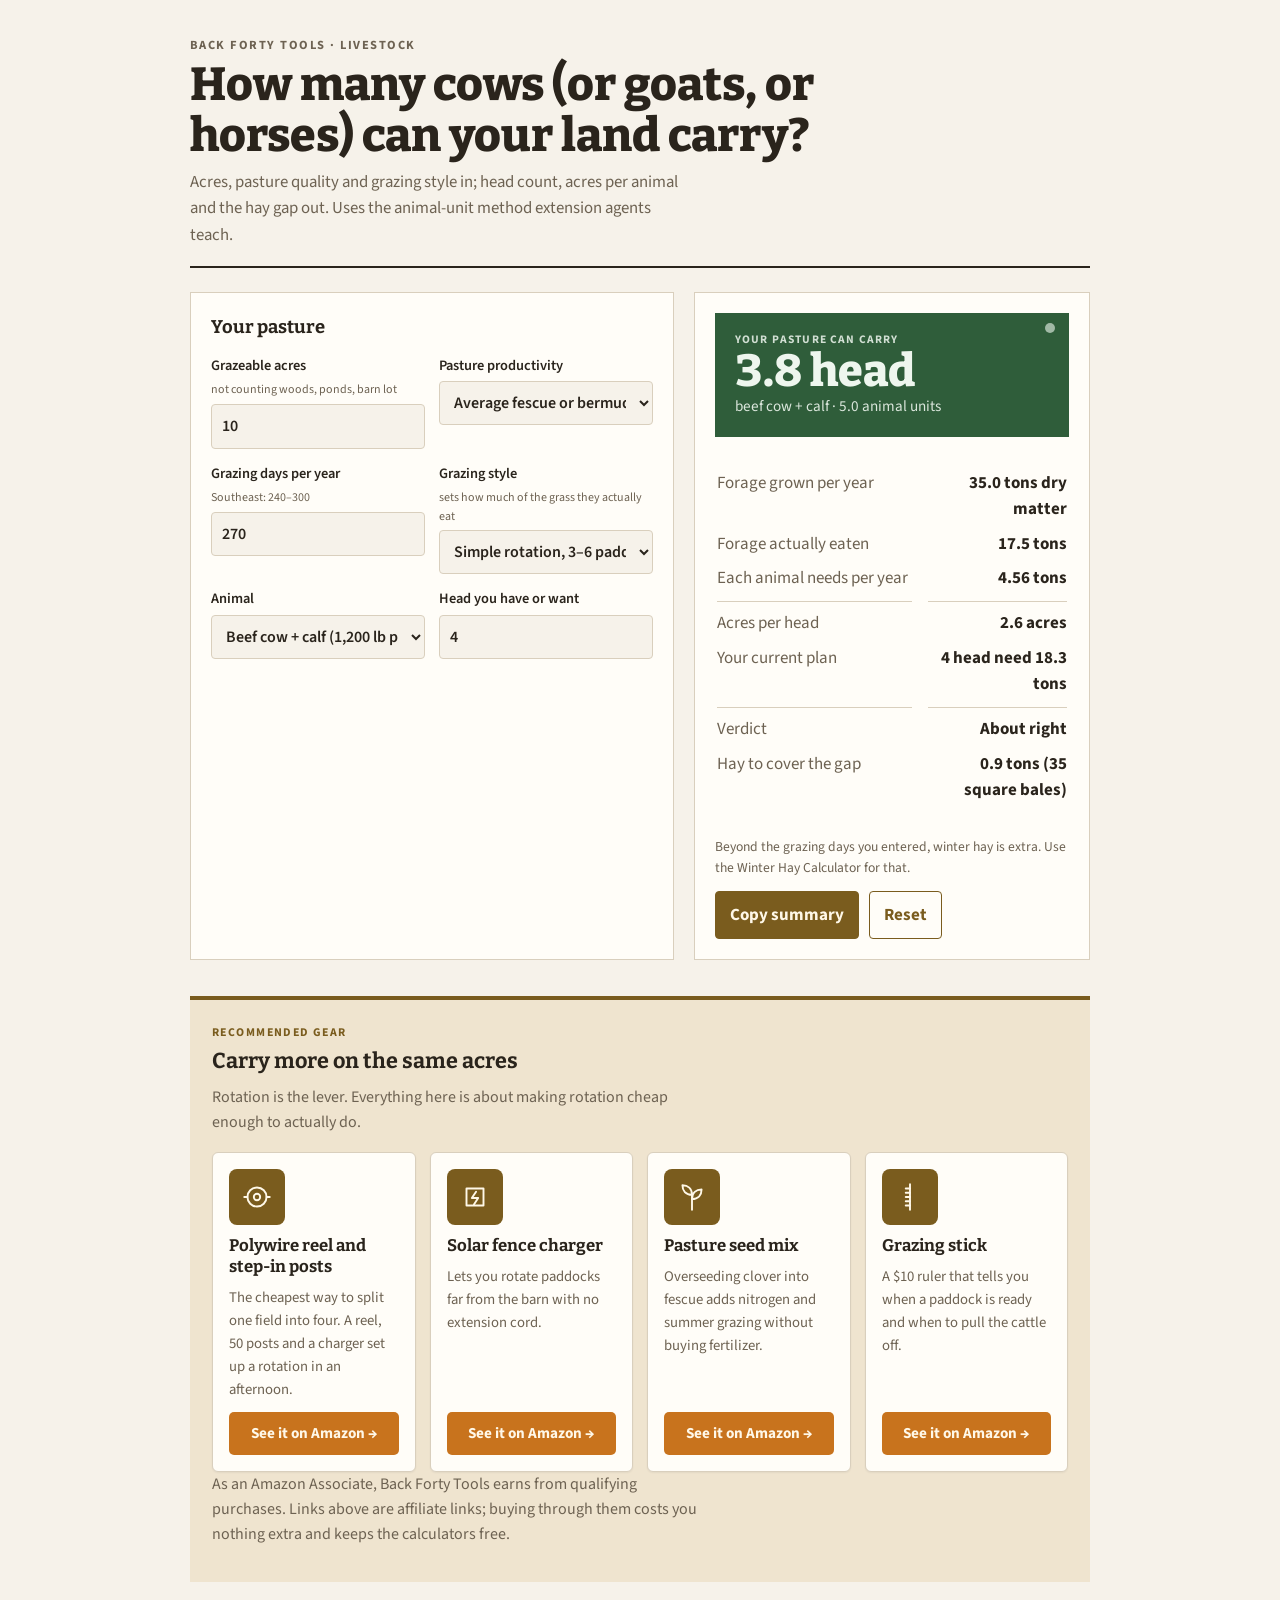
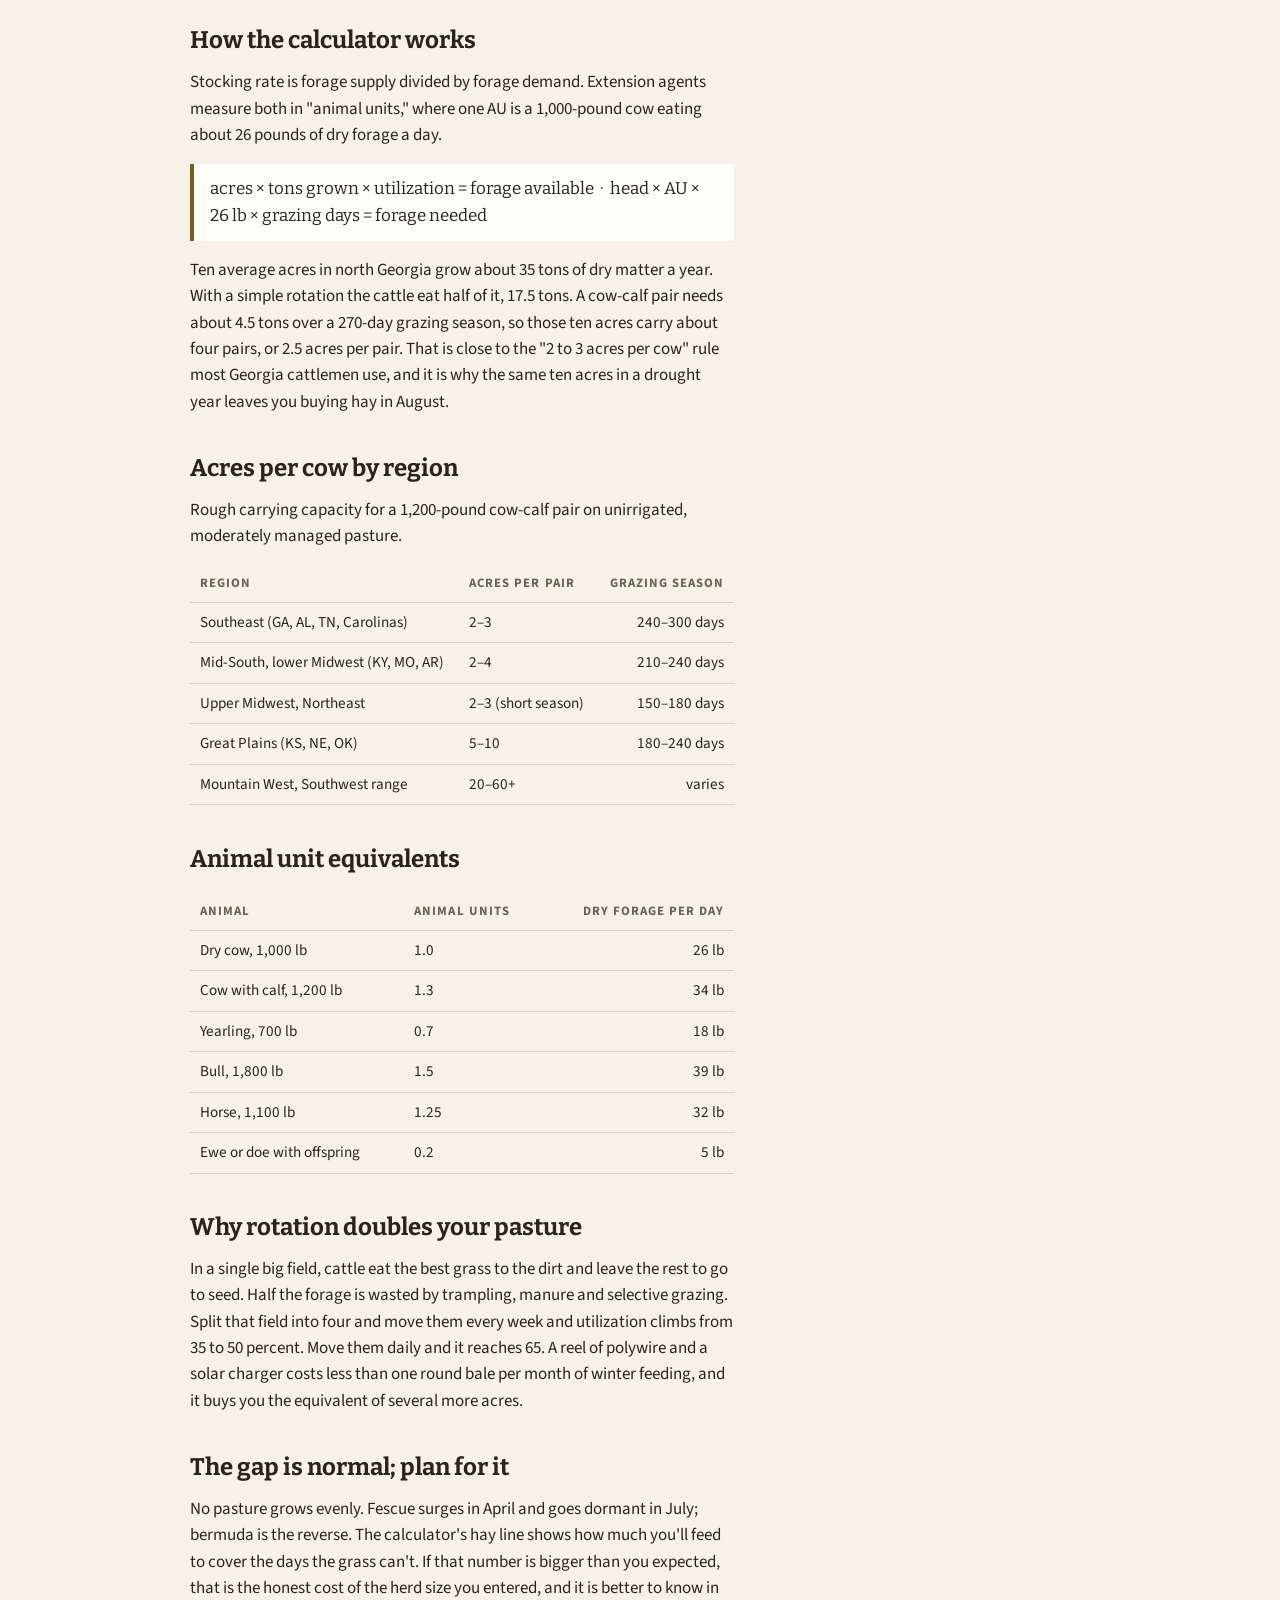
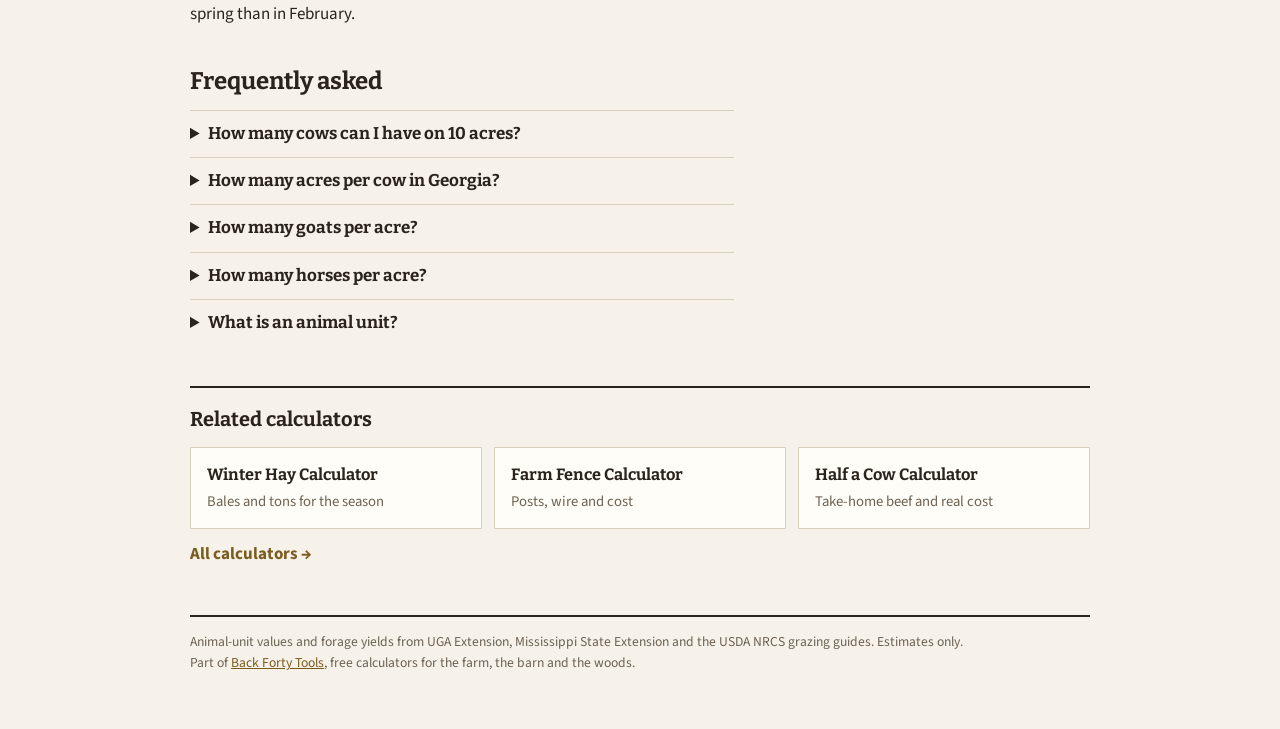
<file: pasture-stocking-rate-calculator/index.html>
<!doctype html>
<html lang="en">
<head>
<meta charset="utf-8">
<meta name="viewport" content="width=device-width, initial-scale=1">
<title>Pasture Stocking Rate Calculator: How Many Cows Per Acre? | Back Forty Tools</title>
<meta name="description" content="Free pasture stocking rate calculator. Enter acres, pasture quality, grazing days and animal type to get how many cattle, horses, goats or sheep your land can carry, acres per head, and the hay gap.">
<link rel="canonical" href="https://backfortytools.com/pasture-stocking-rate-calculator/">
<meta property="og:type" content="website">
<meta property="og:title" content="Pasture Stocking Rate Calculator">
<meta property="og:description" content="Free pasture stocking rate calculator. Enter acres, pasture quality, grazing days and animal type to get how many cattle, horses, goats or sheep your land can carry, acres per head, and the hay gap.">
<meta property="og:url" content="https://backfortytools.com/pasture-stocking-rate-calculator/">
<meta property="og:site_name" content="Back Forty Tools">
<meta name='impact-site-verification' value='7f219c73-b5ef-4933-9e98-e80d3054c940'>
<link rel="icon" href="data:image/svg+xml,%3Csvg xmlns='http://www.w3.org/2000/svg' viewBox='0 0 32 32'%3E%3Crect width='32' height='32' rx='6' fill='%232f5d3a'/%3E%3Cpath d='M8 22h16M8 17h16M8 12h16' stroke='%23eef6ee' stroke-width='3' stroke-linecap='round'/%3E%3C/svg%3E">
<link rel="preconnect" href="https://fonts.googleapis.com">
<link rel="preconnect" href="https://fonts.gstatic.com" crossorigin>
<link rel="stylesheet" href="https://fonts.googleapis.com/css2?family=Bitter:wght@500;700;800&family=Source+Sans+3:wght@400;600;700&display=swap">
<script type="application/ld+json">{"@context": "https://schema.org", "@graph": [{"@type": "WebApplication", "name": "Pasture Stocking Rate Calculator", "url": "https://backfortytools.com/pasture-stocking-rate-calculator/", "applicationCategory": "UtilitiesApplication", "operatingSystem": "Any", "offers": {"@type": "Offer", "price": "0", "priceCurrency": "USD"}, "description": "Free pasture stocking rate calculator. Enter acres, pasture quality, grazing days and animal type to get how many cattle, horses, goats or sheep your land can carry, acres per head, and the hay gap.", "isPartOf": {"@type": "WebSite", "name": "Back Forty Tools", "url": "https://backfortytools.com/"}}, {"@type": "FAQPage", "mainEntity": [{"@type": "Question", "name": "How many cows can I have on 10 acres?", "acceptedAnswer": {"@type": "Answer", "text": "On average Southeastern pasture with simple rotation, about four cow-calf pairs. Poor, continuously grazed pasture carries two; well-managed, fertilized pasture with rotation can carry six or seven."}}, {"@type": "Question", "name": "How many acres per cow in Georgia?", "acceptedAnswer": {"@type": "Answer", "text": "Two to three acres per cow-calf pair on decent fescue or bermuda pasture. Count only grazeable acres, not woods or the barn lot."}}, {"@type": "Question", "name": "How many goats per acre?", "acceptedAnswer": {"@type": "Answer", "text": "Six to eight does with kids per acre on good pasture, two to four on brushy or thin ground. Goats browse rather than graze, so wooded acres count for more with goats than with cattle."}}, {"@type": "Question", "name": "How many horses per acre?", "acceptedAnswer": {"@type": "Answer", "text": "Plan on 2 acres for the first horse and 1 to 2 more for each additional horse. Horses graze closer than cattle and damage pasture faster, so rotation matters even more."}}, {"@type": "Question", "name": "What is an animal unit?", "acceptedAnswer": {"@type": "Answer", "text": "A 1,000-pound cow with or without a calf under six months, eating about 26 pounds of dry forage a day. Every other animal is expressed as a fraction or multiple of that."}}]}]}</script>
<style>
/* Layout: ledger-style — one calculator card up top, results in a barn-tag strip, then plain-spoken reference copy in a single reading column. */
:root{
  --bg:#f6f2ea;          /* hay-dust cream */
  --surface:#fffdf8;
  --fg:#2a241c;
  --muted:#6d6252;
  --line:#d9cfbd;
  --accent:#7a5c1e;      /* cured-timothy brown */
  --accent-ink:#fff8e8;
  --tag:#2f5d3a;         /* feed-tag green */
  --tag-ink:#eef6ee;
  --gearbg:#efe4cf;      /* feed-sack tan */
  --buy:#c8731d;         /* saddle orange */
  --buy-ink:#fff8e8;
  --display:"Bitter",Georgia,"Times New Roman",serif;
  --body:"Source Sans 3","Segoe UI",system-ui,sans-serif;
}
@media (prefers-color-scheme: dark){:root:not([data-theme="light"]){
  --bg:#1c1915;--surface:#262119;--fg:#efe7d8;--muted:#b3a68f;--line:#443b2e;
  --accent:#d9b25c;--accent-ink:#1c1915;--tag:#7fbf8c;--tag-ink:#13201a;--gearbg:#2d2619;--buy:#e08a35;--buy-ink:#1c1915;color-scheme:dark}}
:root[data-theme="dark"]{
  --bg:#1c1915;--surface:#262119;--fg:#efe7d8;--muted:#b3a68f;--line:#443b2e;
  --accent:#d9b25c;--accent-ink:#1c1915;--tag:#7fbf8c;--tag-ink:#13201a;--gearbg:#2d2619;--buy:#e08a35;--buy-ink:#1c1915;color-scheme:dark}

*{box-sizing:border-box}
[hidden]{display:none!important}
img{max-width:100%}
body{background:var(--bg);color:var(--fg);font-family:var(--body);font-size:17px;line-height:1.55;padding-inline:16px;padding-block:0 48px}
.wrap{max-width:900px;margin:0 auto}
header{padding-block:28px 18px;border-bottom:2px solid var(--fg)}
.kicker{font-family:var(--body);text-transform:uppercase;letter-spacing:.12em;font-size:.78rem;font-weight:700;color:var(--muted)}
h1{font-family:var(--display);font-weight:800;font-size:clamp(1.9rem,4.5vw,2.9rem);line-height:1.1;margin:.25rem 0 .5rem;text-wrap:balance}
.lede{max-width:62ch;margin:0;color:var(--muted);font-size:1.05rem}

.calc{margin-top:24px;display:grid;grid-template-columns:1.1fr .9fr;gap:20px}
@media (max-width:720px){.calc{grid-template-columns:1fr}}
.panel{background:var(--surface);border:1px solid var(--line);padding:20px;min-width:0}
.panel h2{font-family:var(--display);font-size:1.15rem;margin:0 0 14px;font-weight:700}
.grid{display:grid;grid-template-columns:1fr 1fr;gap:14px}
@media (max-width:460px){.grid{grid-template-columns:1fr}}
label{display:flex;flex-direction:column;gap:4px;font-size:.9rem;font-weight:600;min-width:0}
label small{font-weight:400;color:var(--muted)}
input,select{font:inherit;font-size:1rem;padding:9px 10px;border:1px solid var(--line);background:var(--bg);color:var(--fg);border-radius:4px;width:100%;min-width:0}
input:focus,select:focus{outline:2px solid var(--accent);outline-offset:1px}
.span2{grid-column:1/-1}
fieldset{border:0;padding:0;margin:0;display:contents}

.results{display:flex;flex-direction:column;gap:12px}
.tag{background:var(--tag);color:var(--tag-ink);padding:18px 20px;position:relative}
.tag::before{content:"";position:absolute;top:10px;right:14px;width:10px;height:10px;border-radius:50%;background:var(--tag-ink);opacity:.6}
.tag .lbl{text-transform:uppercase;letter-spacing:.1em;font-size:.72rem;font-weight:700;opacity:.85}
.tag .big{font-family:var(--display);font-size:clamp(2rem,6vw,2.8rem);font-weight:800;line-height:1.05;font-variant-numeric:tabular-nums}
.tag .sub{font-size:.95rem;opacity:.9}
.rows{display:grid;grid-template-columns:minmax(0,1.4fr) minmax(0,1fr);row-gap:8px;column-gap:16px;font-variant-numeric:tabular-nums;padding:4px 2px}
.rows dt{color:var(--muted);margin:0}
.rows dd{margin:0;font-weight:700;text-align:right;overflow-wrap:anywhere}
.rows .total{border-top:1px solid var(--line);padding-top:8px;margin-top:2px}
.cost{font-family:var(--display);font-size:1.35rem}
.note{font-size:.85rem;color:var(--muted);margin:0}
.btn{font:inherit;font-weight:700;padding:10px 14px;border:1px solid var(--accent);background:var(--accent);color:var(--accent-ink);border-radius:4px;cursor:pointer}
.btn.ghost{background:transparent;color:var(--accent)}
.btn:focus-visible{outline:2px solid var(--fg);outline-offset:2px}
.copied{font-size:.85rem;color:var(--tag);font-weight:700}

.gear{margin-top:36px;background:var(--gearbg);border-top:4px solid var(--accent);padding:24px 22px 18px}
.gear .eyebrow{text-transform:uppercase;letter-spacing:.12em;font-size:.74rem;font-weight:700;color:var(--accent)}
.gear h2{font-family:var(--display);font-size:1.35rem;margin:.2rem 0 6px}
.gear>p{margin:0 0 18px;color:var(--muted);font-size:1rem;max-width:62ch}
.gear ul{list-style:none;padding:0;margin:0;display:grid;grid-template-columns:repeat(auto-fit,minmax(185px,1fr));gap:14px}
.gear li{background:var(--surface);border:1px solid var(--line);border-radius:6px;padding:16px;min-width:0;display:flex;flex-direction:column;gap:10px;box-shadow:0 1px 2px rgba(42,36,28,.06)}
.gear .ico{width:56px;height:56px;border-radius:8px;background:var(--accent);color:var(--accent-ink);display:flex;align-items:center;justify-content:center}
.gear .ico svg{width:34px;height:34px;fill:none;stroke:currentColor;stroke-width:1.8;stroke-linecap:round;stroke-linejoin:round}
.gear li strong{display:block;font-family:var(--display);font-size:1.05rem;line-height:1.25}
.gear li span{font-size:.92rem;color:var(--muted);flex:1}
.gear a.buy{display:block;text-align:center;background:var(--buy);color:var(--buy-ink);font-weight:700;text-decoration:none;padding:10px 12px;border-radius:5px;font-size:.95rem}
.gear a.buy:hover,.gear a.buy:focus-visible{filter:brightness(1.08);outline:none}
.disc{font-size:.8rem;color:var(--muted);margin:14px 0 0}

article{max-width:68ch;margin-top:40px}
article h2{font-family:var(--display);font-size:1.5rem;margin:2.2rem 0 .6rem;text-wrap:balance}
article h3{font-family:var(--display);font-size:1.15rem;margin:1.6rem 0 .4rem}
article p{margin:0 0 1rem}
.tbl{overflow-x:auto;margin:1rem 0}
table{border-collapse:collapse;width:100%;font-size:.95rem;font-variant-numeric:tabular-nums}
th,td{text-align:left;padding:8px 10px;border-bottom:1px solid var(--line)}
th{font-size:.8rem;text-transform:uppercase;letter-spacing:.08em;color:var(--muted)}
td:last-child,th:last-child{text-align:right}
.formula{font-family:var(--display);background:var(--surface);border-left:4px solid var(--accent);padding:12px 16px;margin:1rem 0}
details{border-top:1px solid var(--line);padding:10px 0}
summary{cursor:pointer;font-weight:700;font-family:var(--display)}
details p{margin-top:.5rem}
footer{margin-top:48px;border-top:2px solid var(--fg);padding-top:14px;font-size:.85rem;color:var(--muted)}
footer a{color:var(--accent)}
@media (prefers-reduced-motion:no-preference){.tag .big{transition:opacity .15s}}

.related{margin-top:40px;border-top:2px solid var(--fg);padding-top:16px}
.related h2{font-family:var(--display);font-size:1.25rem;margin:0 0 12px}
.related ul{list-style:none;padding:0;margin:0;display:grid;grid-template-columns:repeat(auto-fit,minmax(200px,1fr));gap:12px}
.related li{min-width:0}
.related ul a{display:block;height:100%;background:var(--surface);border:1px solid var(--line);padding:14px 16px;color:inherit;text-decoration:none}
.related ul a:hover,.related ul a:focus-visible{border-color:var(--tag);outline:none}
.related strong{display:block;font-family:var(--display);font-size:1.02rem}
.related span{color:var(--muted);font-size:.92rem}
.related .all{display:inline-block;margin-top:12px;color:var(--accent);font-weight:700;text-decoration:none}

.quick{margin-top:20px;display:grid;gap:12px}
.quick-ans{background:var(--tag);color:var(--tag-ink);padding:16px 20px}
.quick-ans .lbl{text-transform:uppercase;letter-spacing:.1em;font-size:.72rem;font-weight:700;opacity:.85}
.quick-ans p{margin:.3rem 0 0;font-size:1.08rem;max-width:68ch}
.quick table{background:var(--surface)}
.quick caption{text-align:left;font-family:var(--display);font-weight:700;font-size:1.1rem;padding:0 0 8px}
.quick .note{margin:0}

</style>
</head>
<body>
<div class="wrap">
<header>
  <div class="kicker"><a href="/" style="color:inherit;text-decoration:none">Back Forty Tools</a> · Livestock</div>
  <h1>How many cows (or goats, or horses) can your land carry?</h1>
  <p class="lede">Acres, pasture quality and grazing style in; head count, acres per animal and the hay gap out. Uses the animal-unit method extension agents teach.</p>
</header>
<section class="calc" aria-label="Pasture stocking rate calculator">
  <form class="panel" id="psform" autocomplete="off">
    <h2>Your pasture</h2>
    <div class="grid">
      <label>Grazeable acres <small>not counting woods, ponds, barn lot</small>
        <input id="acres" type="number" min="0.1" step="0.5" value="10" inputmode="decimal">
      </label>
      <label>Pasture productivity
        <select id="yield">
          <option value="2.0">Poor — weedy, thin, unfertilized (2 tons/acre/yr)</option>
          <option value="3.5" selected>Average fescue or bermuda, some fertilizer (3.5 tons)</option>
          <option value="5.0">Good — fertilized, limed, rotated (5 tons)</option>
          <option value="7.0">Excellent — irrigated or intensively managed (7 tons)</option>
        </select>
      </label>
      <label>Grazing days per year <small>Southeast: 240–300</small>
        <input id="days" type="number" min="30" max="365" step="10" value="270" inputmode="numeric">
      </label>
      <label>Grazing style <small>sets how much of the grass they actually eat</small>
        <select id="util">
          <option value="0.35">Continuous — one big field (35% used)</option>
          <option value="0.50" selected>Simple rotation, 3–6 paddocks (50%)</option>
          <option value="0.65">Intensive rotation, daily moves (65%)</option>
        </select>
      </label>
      <label>Animal
        <select id="animal">
          <option value="1.0" data-wt="1000">Beef cow, dry (1,000 lb)</option>
          <option value="1.3" data-wt="1200" selected>Beef cow + calf (1,200 lb pair)</option>
          <option value="0.7" data-wt="700">Yearling / stocker (700 lb)</option>
          <option value="1.25" data-wt="1100">Horse (1,100 lb)</option>
          <option value="0.2" data-wt="150">Sheep / goat (150 lb)</option>
          <option value="0.1" data-wt="80">Meat goat kid / lamb (80 lb)</option>
        </select>
      </label>
      <label>Head you have or want
        <input id="head" type="number" min="0" step="1" value="4" inputmode="numeric">
      </label>
    </div>
  </form>

  <aside class="panel results" aria-live="polite">
    <div class="tag">
      <div class="lbl">Your pasture can carry</div>
      <div class="big" id="r-head">—</div>
      <div class="sub" id="r-au">—</div>
    </div>
    <dl class="rows">
      <dt>Forage grown per year</dt><dd id="r-grown">—</dd>
      <dt>Forage actually eaten</dt><dd id="r-eaten">—</dd>
      <dt>Each animal needs per year</dt><dd id="r-need">—</dd>
      <dt class="total">Acres per head</dt><dd class="total" id="r-acres">—</dd>
      <dt>Your current plan</dt><dd id="r-plan">—</dd>
      <dt class="total">Verdict</dt><dd class="total" id="r-verdict">—</dd>
      <dt>Hay to cover the gap</dt><dd id="r-hay">—</dd>
    </dl>
    <p class="note" id="r-note"></p>
    <div style="display:flex;gap:10px;flex-wrap:wrap;align-items:center">
      <button class="btn" type="button" id="copy">Copy summary</button>
      <button class="btn ghost" type="button" id="reset">Reset</button>
      <span class="copied" id="copied" hidden>Copied</span>
    </div>
  </aside>
</section>
<section class="gear" aria-label="Recommended gear">
  <div class="eyebrow">Recommended gear</div>
  <h2>Carry more on the same acres</h2>
  <p>Rotation is the lever. Everything here is about making rotation cheap enough to actually do.</p>
  <ul>
<li><div class="ico" aria-hidden="true"><svg viewBox="0 0 32 32"><circle cx="16" cy="16" r="9"/><circle cx="16" cy="16" r="3"/><path d="M25 16h3M4 16h3"/></svg></div><strong>Polywire reel and step-in posts</strong><span>The cheapest way to split one field into four. A reel, 50 posts and a charger set up a rotation in an afternoon.</span><a class="buy" href="https://www.amazon.com/s?k=polywire+reel&tag=backfortytool-20" rel="sponsored nofollow" target="_blank">See it on Amazon →</a></li>
<li><div class="ico" aria-hidden="true"><svg viewBox="0 0 32 32"><path d="M8 8h16v16H8z"/><path d="M17 11l-4 6h6l-4 6"/></svg></div><strong>Solar fence charger</strong><span>Lets you rotate paddocks far from the barn with no extension cord.</span><a class="buy" href="https://www.amazon.com/s?k=solar+fence+charger&tag=backfortytool-20" rel="sponsored nofollow" target="_blank">See it on Amazon →</a></li>
<li><div class="ico" aria-hidden="true"><svg viewBox="0 0 32 32"><path d="M16 28V14"/><path d="M16 14c-6 0-9-4-9-9 5 0 9 3 9 9z"/><path d="M16 18c6 0 9-4 9-9-5 0-9 3-9 9z"/></svg></div><strong>Pasture seed mix</strong><span>Overseeding clover into fescue adds nitrogen and summer grazing without buying fertilizer.</span><a class="buy" href="https://www.amazon.com/s?k=pasture+seed&tag=backfortytool-20" rel="sponsored nofollow" target="_blank">See it on Amazon →</a></li>
<li><div class="ico" aria-hidden="true"><svg viewBox="0 0 32 32"><path d="M16 4v24"/><path d="M12 8h4M12 12h4M12 16h4M12 20h4M12 24h4"/></svg></div><strong>Grazing stick</strong><span>A $10 ruler that tells you when a paddock is ready and when to pull the cattle off.</span><a class="buy" href="https://www.amazon.com/s?k=pasture+grazing+stick&tag=backfortytool-20" rel="sponsored nofollow" target="_blank">See it on Amazon →</a></li>
  </ul>
  <p class="disc">As an Amazon Associate, Back Forty Tools earns from qualifying purchases. Links above are affiliate links; buying through them costs you nothing extra and keeps the calculators free.</p>
</section>
<article>
  <h2>How the calculator works</h2>
  <p>Stocking rate is forage supply divided by forage demand. Extension agents measure both in "animal units," where one AU is a 1,000-pound cow eating about 26 pounds of dry forage a day.</p>
  <div class="formula">acres × tons grown × utilization = forage available &nbsp;·&nbsp; head × AU × 26 lb × grazing days = forage needed</div>
  <p>Ten average acres in north Georgia grow about 35 tons of dry matter a year. With a simple rotation the cattle eat half of it, 17.5 tons. A cow-calf pair needs about 4.5 tons over a 270-day grazing season, so those ten acres carry about four pairs, or 2.5 acres per pair. That is close to the "2 to 3 acres per cow" rule most Georgia cattlemen use, and it is why the same ten acres in a drought year leaves you buying hay in August.</p>

  <h2>Acres per cow by region</h2>
  <p>Rough carrying capacity for a 1,200-pound cow-calf pair on unirrigated, moderately managed pasture.</p>
  <div class="tbl"><table>
    <thead><tr><th>Region</th><th>Acres per pair</th><th>Grazing season</th></tr></thead>
    <tbody>
      <tr><td>Southeast (GA, AL, TN, Carolinas)</td><td>2–3</td><td>240–300 days</td></tr>
      <tr><td>Mid-South, lower Midwest (KY, MO, AR)</td><td>2–4</td><td>210–240 days</td></tr>
      <tr><td>Upper Midwest, Northeast</td><td>2–3 (short season)</td><td>150–180 days</td></tr>
      <tr><td>Great Plains (KS, NE, OK)</td><td>5–10</td><td>180–240 days</td></tr>
      <tr><td>Mountain West, Southwest range</td><td>20–60+</td><td>varies</td></tr>
    </tbody>
  </table></div>

  <h2>Animal unit equivalents</h2>
  <div class="tbl"><table>
    <thead><tr><th>Animal</th><th>Animal units</th><th>Dry forage per day</th></tr></thead>
    <tbody>
      <tr><td>Dry cow, 1,000 lb</td><td>1.0</td><td>26 lb</td></tr>
      <tr><td>Cow with calf, 1,200 lb</td><td>1.3</td><td>34 lb</td></tr>
      <tr><td>Yearling, 700 lb</td><td>0.7</td><td>18 lb</td></tr>
      <tr><td>Bull, 1,800 lb</td><td>1.5</td><td>39 lb</td></tr>
      <tr><td>Horse, 1,100 lb</td><td>1.25</td><td>32 lb</td></tr>
      <tr><td>Ewe or doe with offspring</td><td>0.2</td><td>5 lb</td></tr>
    </tbody>
  </table></div>

  <h2>Why rotation doubles your pasture</h2>
  <p>In a single big field, cattle eat the best grass to the dirt and leave the rest to go to seed. Half the forage is wasted by trampling, manure and selective grazing. Split that field into four and move them every week and utilization climbs from 35 to 50 percent. Move them daily and it reaches 65. A reel of polywire and a solar charger costs less than one round bale per month of winter feeding, and it buys you the equivalent of several more acres.</p>

  <h2>The gap is normal; plan for it</h2>
  <p>No pasture grows evenly. Fescue surges in April and goes dormant in July; bermuda is the reverse. The calculator's hay line shows how much you'll feed to cover the days the grass can't. If that number is bigger than you expected, that is the honest cost of the herd size you entered, and it is better to know in spring than in February.</p>

  <h2>Frequently asked</h2>
<details><summary>How many cows can I have on 10 acres?</summary><p>On average Southeastern pasture with simple rotation, about four cow-calf pairs. Poor, continuously grazed pasture carries two; well-managed, fertilized pasture with rotation can carry six or seven.</p></details>
<details><summary>How many acres per cow in Georgia?</summary><p>Two to three acres per cow-calf pair on decent fescue or bermuda pasture. Count only grazeable acres, not woods or the barn lot.</p></details>
<details><summary>How many goats per acre?</summary><p>Six to eight does with kids per acre on good pasture, two to four on brushy or thin ground. Goats browse rather than graze, so wooded acres count for more with goats than with cattle.</p></details>
<details><summary>How many horses per acre?</summary><p>Plan on 2 acres for the first horse and 1 to 2 more for each additional horse. Horses graze closer than cattle and damage pasture faster, so rotation matters even more.</p></details>
<details><summary>What is an animal unit?</summary><p>A 1,000-pound cow with or without a calf under six months, eating about 26 pounds of dry forage a day. Every other animal is expressed as a fraction or multiple of that.</p></details>
</article>
<nav class="related" aria-label="Related calculators"><h2>Related calculators</h2><ul><li><a href="/winter-hay-calculator/"><strong>Winter Hay Calculator</strong><span>Bales and tons for the season</span></a></li><li><a href="/fence-calculator/"><strong>Farm Fence Calculator</strong><span>Posts, wire and cost</span></a></li><li><a href="/beef-yield-calculator/"><strong>Half a Cow Calculator</strong><span>Take-home beef and real cost</span></a></li></ul><a class="all" href="/">All calculators →</a></nav>
<footer>
  Animal-unit values and forage yields from UGA Extension, Mississippi State Extension and the USDA NRCS grazing guides. Estimates only.<br>
  Part of <a href="/">Back Forty Tools</a>, free calculators for the farm, the barn and the woods.
</footer>
</div>
<script>
(function(){
  var $=function(id){return document.getElementById(id)};
  var f={acres:$('acres'),yield:$('yield'),days:$('days'),util:$('util'),animal:$('animal'),head:$('head')};
  var fmt=function(n,d){return n.toLocaleString('en-US',{maximumFractionDigits:d==null?0:d,minimumFractionDigits:d==null?0:d})};
  var last='';
  function calc(){
    var acres=+f.acres.value||0, y=+f.yield.value, days=+f.days.value||0, util=+f.util.value, au=+f.animal.value, head=+f.head.value||0;
    var grown=acres*y;                 // tons DM/yr
    var eaten=grown*util;              // tons usable
    var needPer=au*26*days/2000;       // tons per head over grazing season
    var canCarry=needPer>0?eaten/needPer:0;
    var acresPer=canCarry>0?acres/canCarry:0;
    var planNeed=head*needPer;
    var gap=Math.max(0,planNeed-eaten); // tons
    var hayTons=gap*1.15;              // hay is ~87% DM
    var name=f.animal.options[f.animal.selectedIndex].text.split(' (')[0];
    $('r-head').textContent=fmt(canCarry,1)+' head';
    $('r-au').textContent=name.toLowerCase()+' · '+fmt(canCarry*au,1)+' animal units';
    $('r-grown').textContent=fmt(grown,1)+' tons dry matter';
    $('r-eaten').textContent=fmt(eaten,1)+' tons';
    $('r-need').textContent=fmt(needPer,2)+' tons';
    $('r-acres').textContent=fmt(acresPer,1)+' acres';
    $('r-plan').textContent=head+' head need '+fmt(planNeed,1)+' tons';
    var v= head===0?'—': head<=canCarry*0.85?'Understocked, room for '+Math.floor(canCarry-head)+' more': head<=canCarry*1.1?'About right':'Overstocked by '+fmt(head-canCarry,1)+' head';
    $('r-verdict').textContent=v;
    $('r-hay').textContent=gap>0?fmt(hayTons,1)+' tons ('+fmt(hayTons*2000/50)+' square bales)':'none, grass covers it';
    $('r-note').textContent='Beyond the grazing days you entered, winter hay is extra. Use the Winter Hay Calculator for that.';
    last='Stocking rate: '+acres+' acres × '+y+' t/ac × '+Math.round(util*100)+'% used = '+fmt(eaten,1)+' tons. '+name+' needs '+fmt(needPer,2)+' t over '+days+' days → carries '+fmt(canCarry,1)+' head ('+fmt(acresPer,1)+' ac/head). Plan '+head+' head: '+v+(gap>0?'; hay gap '+fmt(hayTons,1)+' t':'')+'.';
  }
  Object.keys(f).forEach(function(k){ f[k].addEventListener('input',calc); f[k].addEventListener('change',calc); });
  $('psform').addEventListener('submit',function(e){e.preventDefault();calc();});
  $('reset').addEventListener('click',function(){ f.acres.value=10;f.yield.value='3.5';f.days.value=270;f.util.value='0.50';f.animal.selectedIndex=1;f.head.value=4;calc(); });
  $('copy').addEventListener('click',function(){
    var done=function(){$('copied').hidden=false;setTimeout(function(){$('copied').hidden=true},1800)};
    function fallback(){var t=document.createElement('textarea');t.value=last;document.body.appendChild(t);t.select();try{document.execCommand('copy');done()}catch(e){}document.body.removeChild(t)}
    if(navigator.clipboard&&navigator.clipboard.writeText){navigator.clipboard.writeText(last).then(done,fallback)}else{fallback()}
  });
  calc();
})();
</script>
<script type="text/javascript">(function(i,m,p,a,c,t){c.ire_o=p;c[p]=c[p]||function(){(c[p].a=c[p].a||[]).push(arguments)};t=a.createElement(m);var z=a.getElementsByTagName(m)[0];t.async=1;t.src=i;z.parentNode.insertBefore(t,z)})('https://utt.impactcdn.com/P-A7917150-9175-4770-95e5-6a4ddcaab8cf1.js','script','impactStat',document,window);impactStat('trackImpression');</script>
</body>
</html>
</file>
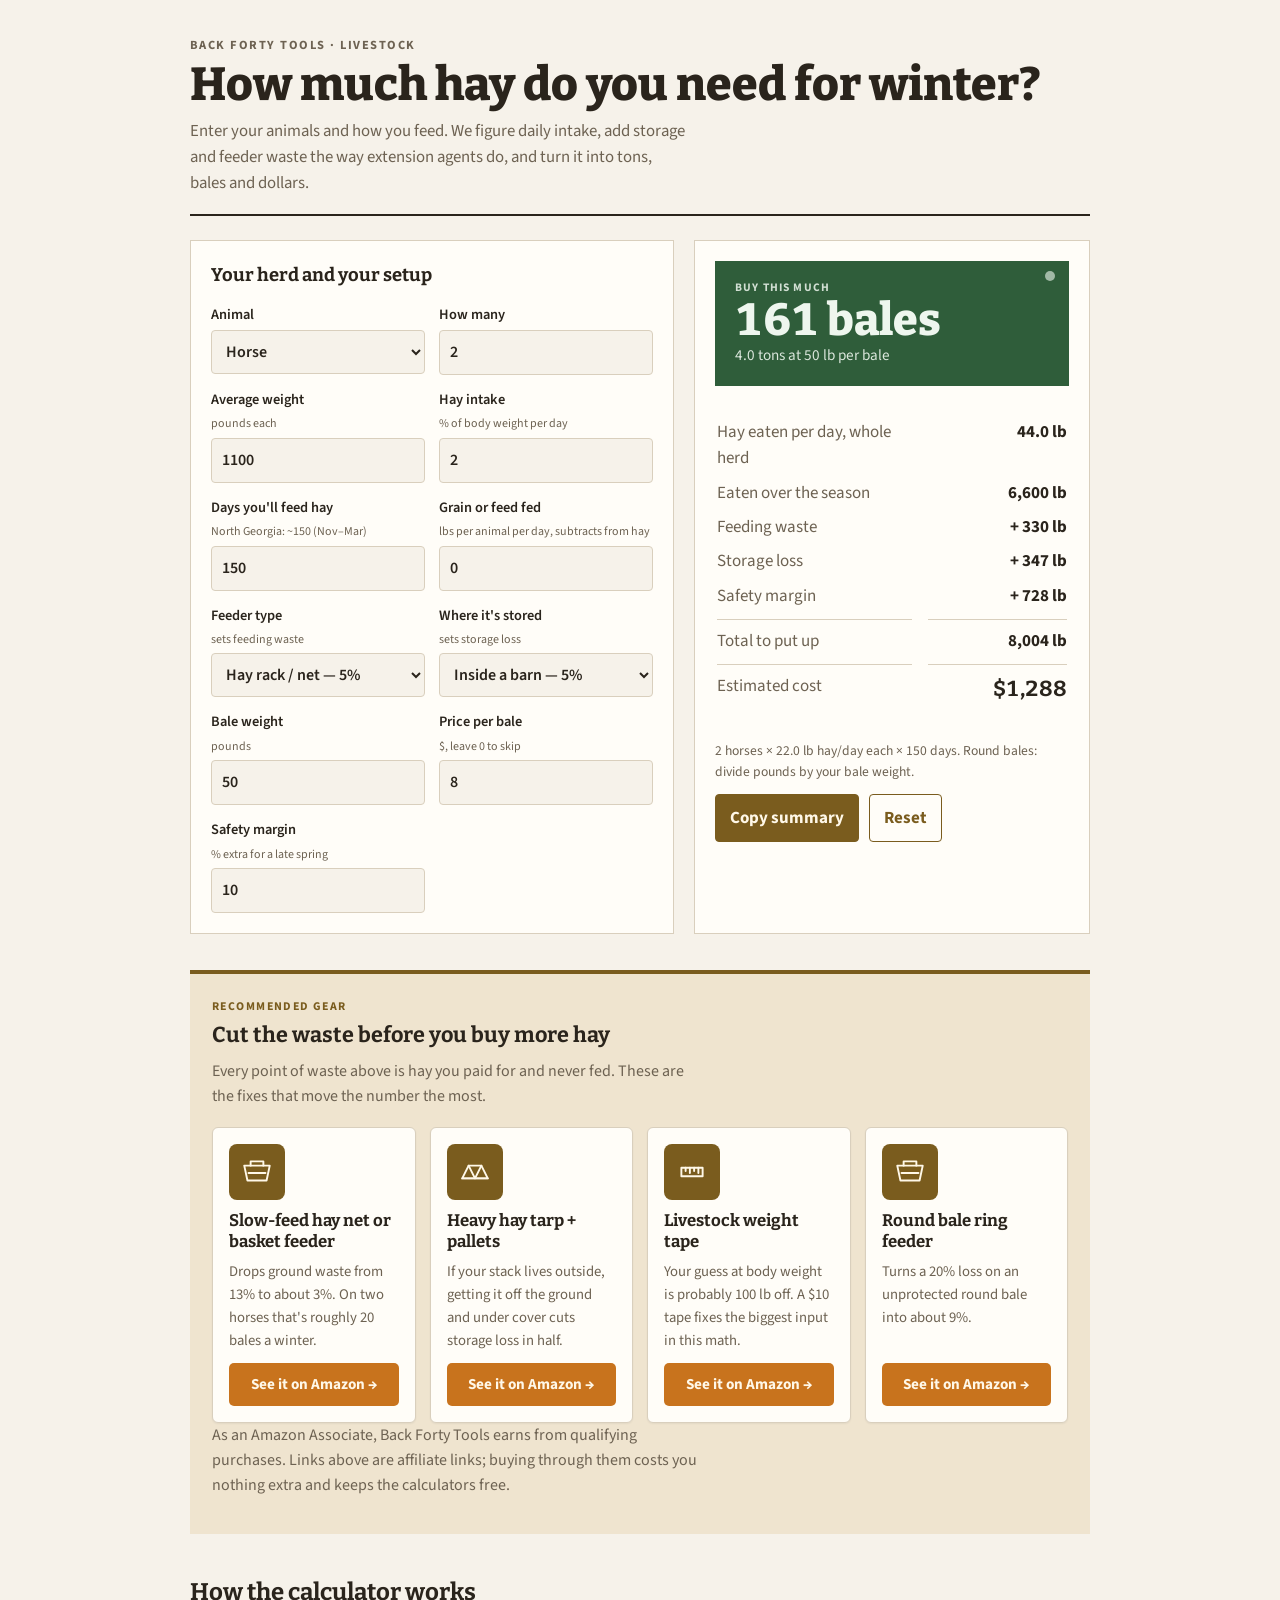
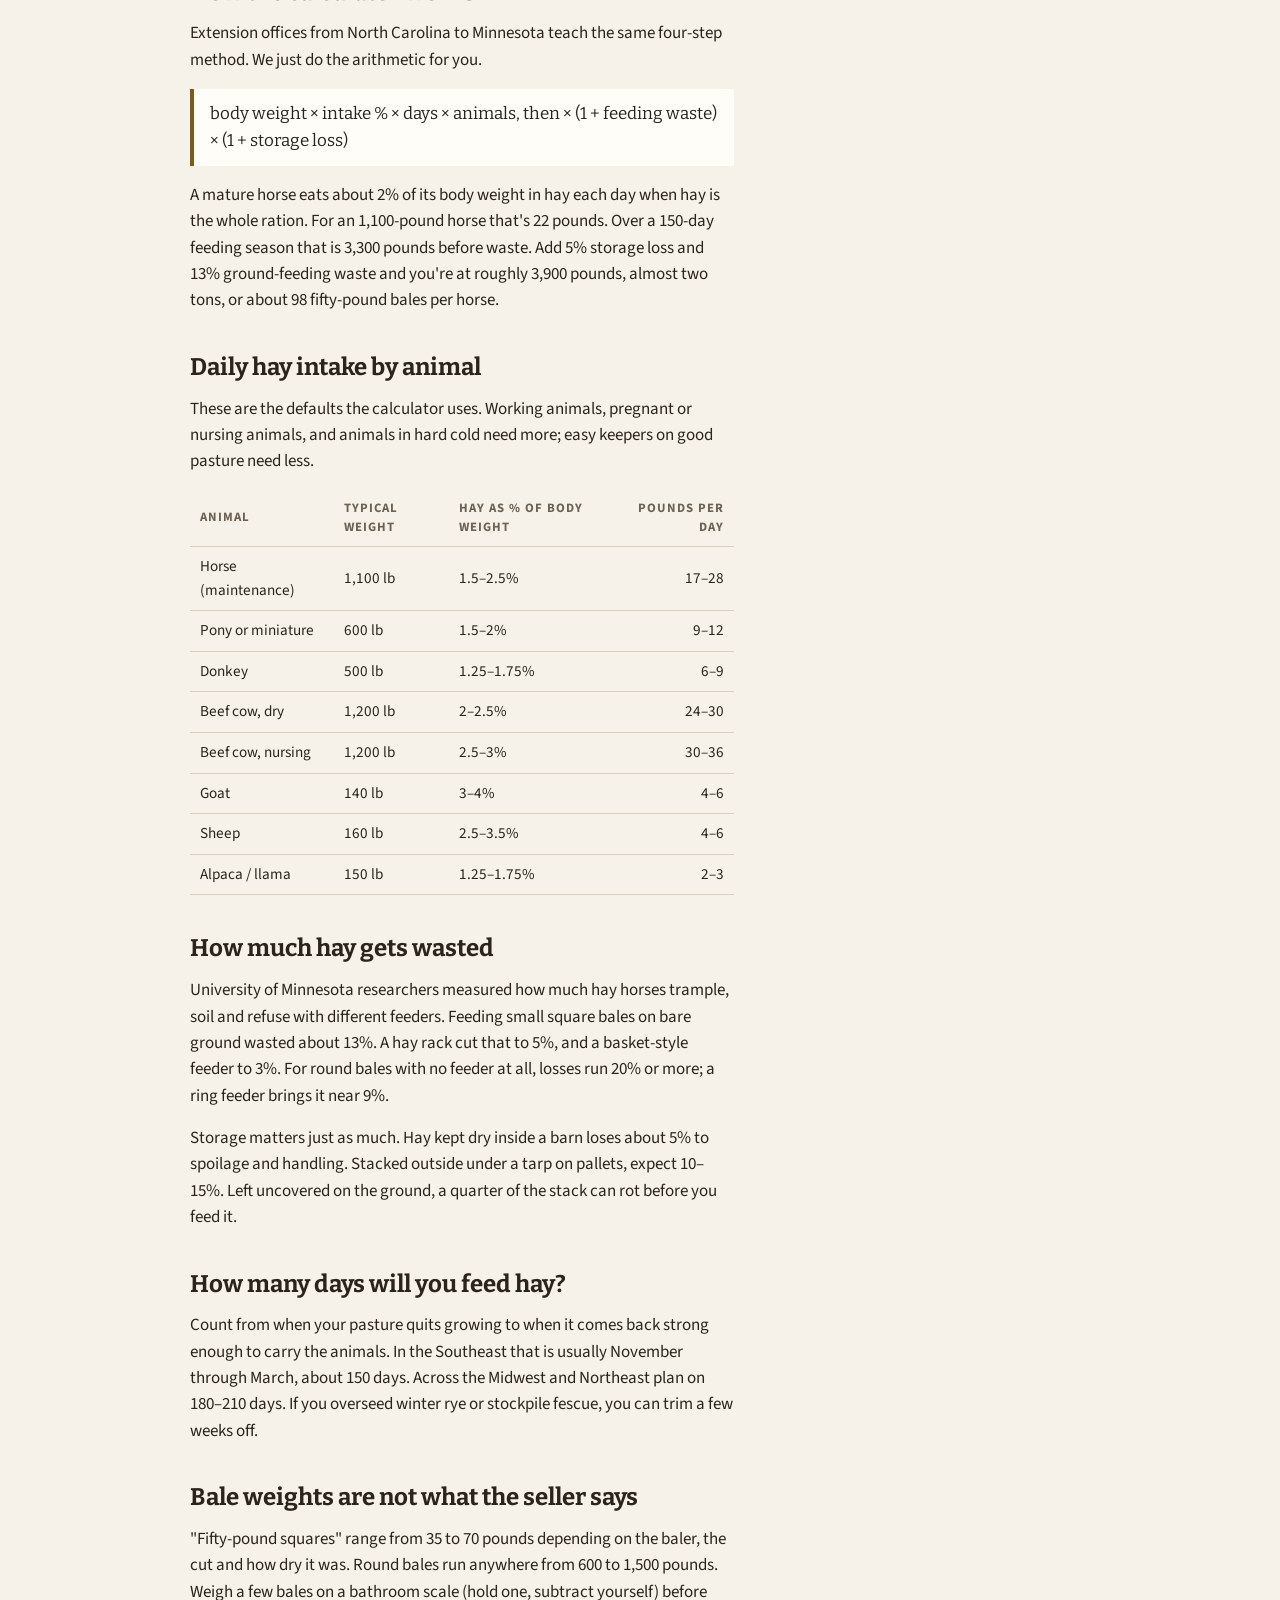
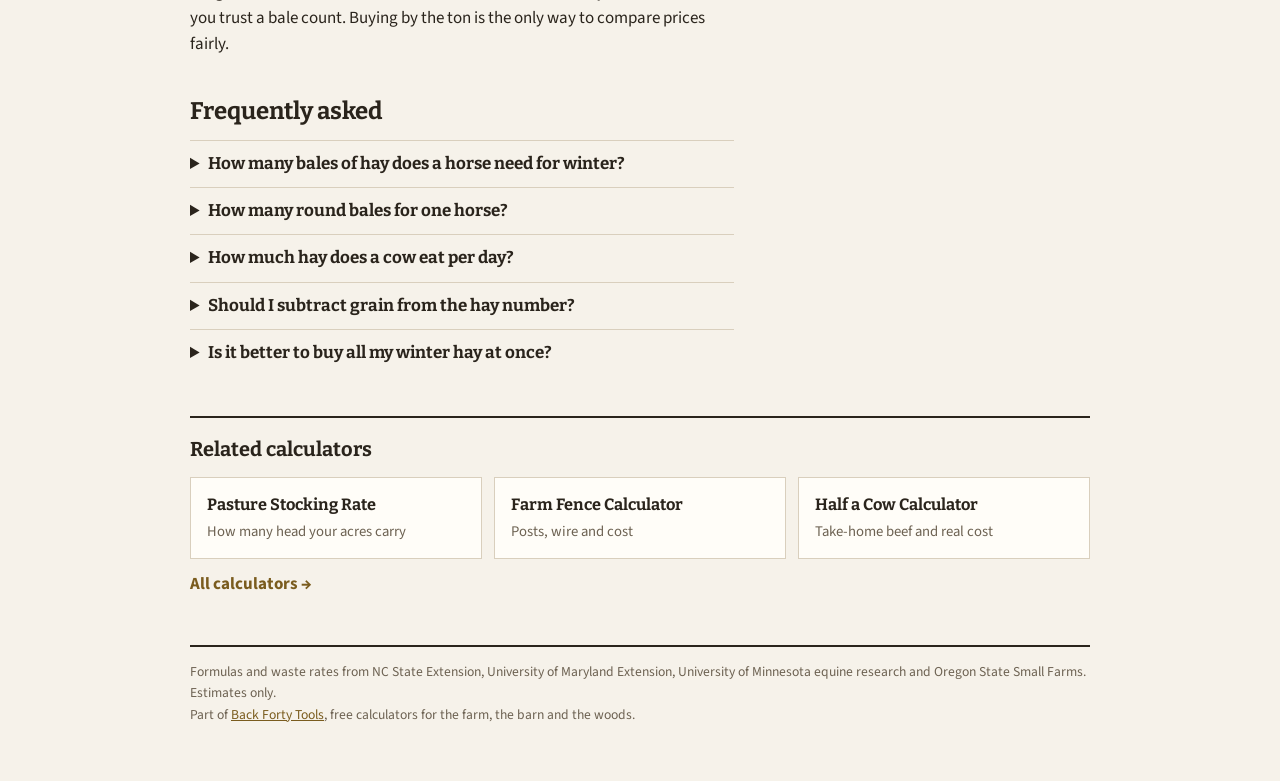
<file: winter-hay-calculator/index.html>
<!doctype html>
<html lang="en">
<head>
<meta charset="utf-8">
<meta name="viewport" content="width=device-width, initial-scale=1">
<title>Winter Hay Calculator: How Much Hay Do You Need? | Back Forty Tools</title>
<meta name="description" content="Free winter hay calculator for horses, cattle, goats, sheep and donkeys. Enter your animals, feeding days and feeder type to get pounds, tons, bale count and cost, with waste built in.">
<link rel="canonical" href="https://backfortytools.com/winter-hay-calculator/">
<meta property="og:type" content="website">
<meta property="og:title" content="Winter Hay Calculator: How Much Hay Do You Need?">
<meta property="og:description" content="Free winter hay calculator for horses, cattle, goats, sheep and donkeys. Enter your animals, feeding days and feeder type to get pounds, tons, bale count and cost, with waste built in.">
<meta property="og:url" content="https://backfortytools.com/winter-hay-calculator/">
<meta property="og:site_name" content="Back Forty Tools">
<meta name='impact-site-verification' value='7f219c73-b5ef-4933-9e98-e80d3054c940'>
<link rel="icon" href="data:image/svg+xml,%3Csvg xmlns='http://www.w3.org/2000/svg' viewBox='0 0 32 32'%3E%3Crect width='32' height='32' rx='6' fill='%232f5d3a'/%3E%3Cpath d='M8 22h16M8 17h16M8 12h16' stroke='%23eef6ee' stroke-width='3' stroke-linecap='round'/%3E%3C/svg%3E">
<link rel="preconnect" href="https://fonts.googleapis.com">
<link rel="preconnect" href="https://fonts.gstatic.com" crossorigin>
<link rel="stylesheet" href="https://fonts.googleapis.com/css2?family=Bitter:wght@500;700;800&family=Source+Sans+3:wght@400;600;700&display=swap">
<script type="application/ld+json">{"@context": "https://schema.org", "@graph": [{"@type": "WebApplication", "name": "Winter Hay Calculator", "url": "https://backfortytools.com/winter-hay-calculator/", "applicationCategory": "UtilitiesApplication", "operatingSystem": "Any", "offers": {"@type": "Offer", "price": "0", "priceCurrency": "USD"}, "description": "Free winter hay calculator for horses, cattle, goats, sheep and donkeys. Enter your animals, feeding days and feeder type to get pounds, tons, bale count and cost, with waste built in.", "isPartOf": {"@type": "WebSite", "name": "Back Forty Tools", "url": "https://backfortytools.com/"}}, {"@type": "FAQPage", "mainEntity": [{"@type": "Question", "name": "How many bales of hay does a horse need for winter?", "acceptedAnswer": {"@type": "Answer", "text": "Roughly 80 to 100 fifty-pound square bales for an average 1,100-pound horse over a 150-day season, once you include normal waste. Longer winters, heavier horses and ground feeding push that past 120."}}, {"@type": "Question", "name": "How many round bales for one horse?", "acceptedAnswer": {"@type": "Answer", "text": "At 800 pounds per round bale and a 150-day season with ring-feeder waste, figure 4 to 5 bales per horse. A horse on a free-choice round bale with no ring will go through one about every 10 to 12 days."}}, {"@type": "Question", "name": "How much hay does a cow eat per day?", "acceptedAnswer": {"@type": "Answer", "text": "A dry 1,200-pound beef cow eats 24 to 30 pounds of hay a day. Once she is nursing a calf that climbs to 30 to 36 pounds. Through a 150-day winter, a single cow needs about two and a half tons after waste."}}, {"@type": "Question", "name": "Should I subtract grain from the hay number?", "acceptedAnswer": {"@type": "Answer", "text": "Yes, if you feed a meaningful amount. Total dry-matter intake stays near 2% of body weight, so every pound of grain displaces roughly a pound of hay. The calculator does this when you enter a grain amount."}}, {"@type": "Question", "name": "Is it better to buy all my winter hay at once?", "acceptedAnswer": {"@type": "Answer", "text": "Usually. Late-summer and early-fall prices are lowest and the quality is best. By February supply is thin and whatever is left is often the hay nobody wanted in September."}}]}]}</script>
<style>
/* Layout: ledger-style — one calculator card up top, results in a barn-tag strip, then plain-spoken reference copy in a single reading column. */
:root{
  --bg:#f6f2ea;          /* hay-dust cream */
  --surface:#fffdf8;
  --fg:#2a241c;
  --muted:#6d6252;
  --line:#d9cfbd;
  --accent:#7a5c1e;      /* cured-timothy brown */
  --accent-ink:#fff8e8;
  --tag:#2f5d3a;         /* feed-tag green */
  --tag-ink:#eef6ee;
  --gearbg:#efe4cf;      /* feed-sack tan */
  --buy:#c8731d;         /* saddle orange */
  --buy-ink:#fff8e8;
  --display:"Bitter",Georgia,"Times New Roman",serif;
  --body:"Source Sans 3","Segoe UI",system-ui,sans-serif;
}
@media (prefers-color-scheme: dark){:root:not([data-theme="light"]){
  --bg:#1c1915;--surface:#262119;--fg:#efe7d8;--muted:#b3a68f;--line:#443b2e;
  --accent:#d9b25c;--accent-ink:#1c1915;--tag:#7fbf8c;--tag-ink:#13201a;--gearbg:#2d2619;--buy:#e08a35;--buy-ink:#1c1915;color-scheme:dark}}
:root[data-theme="dark"]{
  --bg:#1c1915;--surface:#262119;--fg:#efe7d8;--muted:#b3a68f;--line:#443b2e;
  --accent:#d9b25c;--accent-ink:#1c1915;--tag:#7fbf8c;--tag-ink:#13201a;--gearbg:#2d2619;--buy:#e08a35;--buy-ink:#1c1915;color-scheme:dark}

*{box-sizing:border-box}
[hidden]{display:none!important}
img{max-width:100%}
body{background:var(--bg);color:var(--fg);font-family:var(--body);font-size:17px;line-height:1.55;padding-inline:16px;padding-block:0 48px}
.wrap{max-width:900px;margin:0 auto}
header{padding-block:28px 18px;border-bottom:2px solid var(--fg)}
.kicker{font-family:var(--body);text-transform:uppercase;letter-spacing:.12em;font-size:.78rem;font-weight:700;color:var(--muted)}
h1{font-family:var(--display);font-weight:800;font-size:clamp(1.9rem,4.5vw,2.9rem);line-height:1.1;margin:.25rem 0 .5rem;text-wrap:balance}
.lede{max-width:62ch;margin:0;color:var(--muted);font-size:1.05rem}

.calc{margin-top:24px;display:grid;grid-template-columns:1.1fr .9fr;gap:20px}
@media (max-width:720px){.calc{grid-template-columns:1fr}}
.panel{background:var(--surface);border:1px solid var(--line);padding:20px;min-width:0}
.panel h2{font-family:var(--display);font-size:1.15rem;margin:0 0 14px;font-weight:700}
.grid{display:grid;grid-template-columns:1fr 1fr;gap:14px}
@media (max-width:460px){.grid{grid-template-columns:1fr}}
label{display:flex;flex-direction:column;gap:4px;font-size:.9rem;font-weight:600;min-width:0}
label small{font-weight:400;color:var(--muted)}
input,select{font:inherit;font-size:1rem;padding:9px 10px;border:1px solid var(--line);background:var(--bg);color:var(--fg);border-radius:4px;width:100%;min-width:0}
input:focus,select:focus{outline:2px solid var(--accent);outline-offset:1px}
.span2{grid-column:1/-1}
fieldset{border:0;padding:0;margin:0;display:contents}

.results{display:flex;flex-direction:column;gap:12px}
.tag{background:var(--tag);color:var(--tag-ink);padding:18px 20px;position:relative}
.tag::before{content:"";position:absolute;top:10px;right:14px;width:10px;height:10px;border-radius:50%;background:var(--tag-ink);opacity:.6}
.tag .lbl{text-transform:uppercase;letter-spacing:.1em;font-size:.72rem;font-weight:700;opacity:.85}
.tag .big{font-family:var(--display);font-size:clamp(2rem,6vw,2.8rem);font-weight:800;line-height:1.05;font-variant-numeric:tabular-nums}
.tag .sub{font-size:.95rem;opacity:.9}
.rows{display:grid;grid-template-columns:minmax(0,1.4fr) minmax(0,1fr);row-gap:8px;column-gap:16px;font-variant-numeric:tabular-nums;padding:4px 2px}
.rows dt{color:var(--muted);margin:0}
.rows dd{margin:0;font-weight:700;text-align:right;overflow-wrap:anywhere}
.rows .total{border-top:1px solid var(--line);padding-top:8px;margin-top:2px}
.cost{font-family:var(--display);font-size:1.35rem}
.note{font-size:.85rem;color:var(--muted);margin:0}
.btn{font:inherit;font-weight:700;padding:10px 14px;border:1px solid var(--accent);background:var(--accent);color:var(--accent-ink);border-radius:4px;cursor:pointer}
.btn.ghost{background:transparent;color:var(--accent)}
.btn:focus-visible{outline:2px solid var(--fg);outline-offset:2px}
.copied{font-size:.85rem;color:var(--tag);font-weight:700}

.gear{margin-top:36px;background:var(--gearbg);border-top:4px solid var(--accent);padding:24px 22px 18px}
.gear .eyebrow{text-transform:uppercase;letter-spacing:.12em;font-size:.74rem;font-weight:700;color:var(--accent)}
.gear h2{font-family:var(--display);font-size:1.35rem;margin:.2rem 0 6px}
.gear>p{margin:0 0 18px;color:var(--muted);font-size:1rem;max-width:62ch}
.gear ul{list-style:none;padding:0;margin:0;display:grid;grid-template-columns:repeat(auto-fit,minmax(185px,1fr));gap:14px}
.gear li{background:var(--surface);border:1px solid var(--line);border-radius:6px;padding:16px;min-width:0;display:flex;flex-direction:column;gap:10px;box-shadow:0 1px 2px rgba(42,36,28,.06)}
.gear .ico{width:56px;height:56px;border-radius:8px;background:var(--accent);color:var(--accent-ink);display:flex;align-items:center;justify-content:center}
.gear .ico svg{width:34px;height:34px;fill:none;stroke:currentColor;stroke-width:1.8;stroke-linecap:round;stroke-linejoin:round}
.gear li strong{display:block;font-family:var(--display);font-size:1.05rem;line-height:1.25}
.gear li span{font-size:.92rem;color:var(--muted);flex:1}
.gear a.buy{display:block;text-align:center;background:var(--buy);color:var(--buy-ink);font-weight:700;text-decoration:none;padding:10px 12px;border-radius:5px;font-size:.95rem}
.gear a.buy:hover,.gear a.buy:focus-visible{filter:brightness(1.08);outline:none}
.disc{font-size:.8rem;color:var(--muted);margin:14px 0 0}

article{max-width:68ch;margin-top:40px}
article h2{font-family:var(--display);font-size:1.5rem;margin:2.2rem 0 .6rem;text-wrap:balance}
article h3{font-family:var(--display);font-size:1.15rem;margin:1.6rem 0 .4rem}
article p{margin:0 0 1rem}
.tbl{overflow-x:auto;margin:1rem 0}
table{border-collapse:collapse;width:100%;font-size:.95rem;font-variant-numeric:tabular-nums}
th,td{text-align:left;padding:8px 10px;border-bottom:1px solid var(--line)}
th{font-size:.8rem;text-transform:uppercase;letter-spacing:.08em;color:var(--muted)}
td:last-child,th:last-child{text-align:right}
.formula{font-family:var(--display);background:var(--surface);border-left:4px solid var(--accent);padding:12px 16px;margin:1rem 0}
details{border-top:1px solid var(--line);padding:10px 0}
summary{cursor:pointer;font-weight:700;font-family:var(--display)}
details p{margin-top:.5rem}
footer{margin-top:48px;border-top:2px solid var(--fg);padding-top:14px;font-size:.85rem;color:var(--muted)}
footer a{color:var(--accent)}
@media (prefers-reduced-motion:no-preference){.tag .big{transition:opacity .15s}}

.related{margin-top:40px;border-top:2px solid var(--fg);padding-top:16px}
.related h2{font-family:var(--display);font-size:1.25rem;margin:0 0 12px}
.related ul{list-style:none;padding:0;margin:0;display:grid;grid-template-columns:repeat(auto-fit,minmax(200px,1fr));gap:12px}
.related li{min-width:0}
.related ul a{display:block;height:100%;background:var(--surface);border:1px solid var(--line);padding:14px 16px;color:inherit;text-decoration:none}
.related ul a:hover,.related ul a:focus-visible{border-color:var(--tag);outline:none}
.related strong{display:block;font-family:var(--display);font-size:1.02rem}
.related span{color:var(--muted);font-size:.92rem}
.related .all{display:inline-block;margin-top:12px;color:var(--accent);font-weight:700;text-decoration:none}

.quick{margin-top:20px;display:grid;gap:12px}
.quick-ans{background:var(--tag);color:var(--tag-ink);padding:16px 20px}
.quick-ans .lbl{text-transform:uppercase;letter-spacing:.1em;font-size:.72rem;font-weight:700;opacity:.85}
.quick-ans p{margin:.3rem 0 0;font-size:1.08rem;max-width:68ch}
.quick table{background:var(--surface)}
.quick caption{text-align:left;font-family:var(--display);font-weight:700;font-size:1.1rem;padding:0 0 8px}
.quick .note{margin:0}

</style>
</head>
<body>
<div class="wrap">
<header>
  <div class="kicker"><a href="/" style="color:inherit;text-decoration:none">Back Forty Tools</a> · Livestock</div>
  <h1>How much hay do you need for winter?</h1>
  <p class="lede">Enter your animals and how you feed. We figure daily intake, add storage and feeder waste the way extension agents do, and turn it into tons, bales and dollars.</p>
</header>
<section class="calc" aria-label="Winter hay calculator">
  <form class="panel" id="hayform" autocomplete="off">
    <h2>Your herd and your setup</h2>
    <div class="grid">
      <label>Animal
        <select id="species">
          <option value="horse" data-pct="2" data-wt="1100">Horse</option>
          <option value="pony" data-pct="1.75" data-wt="600">Pony / mini</option>
          <option value="donkey" data-pct="1.5" data-wt="500">Donkey</option>
          <option value="cow" data-pct="2.5" data-wt="1200">Beef cow (dry)</option>
          <option value="cow-lact" data-pct="3" data-wt="1200">Beef cow (nursing a calf)</option>
          <option value="goat" data-pct="3.5" data-wt="140">Goat</option>
          <option value="sheep" data-pct="3" data-wt="160">Sheep</option>
          <option value="alpaca" data-pct="1.5" data-wt="150">Alpaca / llama</option>
        </select>
      </label>
      <label>How many
        <input id="count" type="number" min="1" step="1" value="2" inputmode="numeric">
      </label>
      <label>Average weight <small>pounds each</small>
        <input id="weight" type="number" min="50" step="10" value="1100" inputmode="numeric">
      </label>
      <label>Hay intake <small>% of body weight per day</small>
        <input id="pct" type="number" min="0.5" max="5" step="0.25" value="2" inputmode="decimal">
      </label>
      <label>Days you'll feed hay <small>North Georgia: ~150 (Nov–Mar)</small>
        <input id="days" type="number" min="1" max="365" step="1" value="150" inputmode="numeric">
      </label>
      <label>Grain or feed fed <small>lbs per animal per day, subtracts from hay</small>
        <input id="grain" type="number" min="0" step="0.5" value="0" inputmode="decimal">
      </label>
      <label>Feeder type <small>sets feeding waste</small>
        <select id="feeder">
          <option value="13">On the ground — 13% waste</option>
          <option value="5" selected>Hay rack / net — 5%</option>
          <option value="3">Basket or slow feeder — 3%</option>
          <option value="20">Round bale, no ring — 20%</option>
          <option value="9">Round bale in ring — 9%</option>
        </select>
      </label>
      <label>Where it's stored <small>sets storage loss</small>
        <select id="storage">
          <option value="5" selected>Inside a barn — 5%</option>
          <option value="12">Outside, tarped, on pallets — 12%</option>
          <option value="25">Outside, uncovered — 25%</option>
        </select>
      </label>
      <label>Bale weight <small>pounds</small>
        <input id="bale" type="number" min="20" step="5" value="50" inputmode="numeric">
      </label>
      <label>Price per bale <small>$, leave 0 to skip</small>
        <input id="price" type="number" min="0" step="0.25" value="8" inputmode="decimal">
      </label>
      <label>Safety margin <small>% extra for a late spring</small>
        <input id="margin" type="number" min="0" max="50" step="5" value="10" inputmode="numeric">
      </label>
    </div>
  </form>

  <aside class="panel results" aria-live="polite">
    <div class="tag">
      <div class="lbl">Buy this much</div>
      <div class="big" id="r-bales">—</div>
      <div class="sub" id="r-tons">—</div>
    </div>
    <dl class="rows">
      <dt>Hay eaten per day, whole herd</dt><dd id="r-daily">—</dd>
      <dt>Eaten over the season</dt><dd id="r-eaten">—</dd>
      <dt>Feeding waste</dt><dd id="r-fw">—</dd>
      <dt>Storage loss</dt><dd id="r-sw">—</dd>
      <dt>Safety margin</dt><dd id="r-mg">—</dd>
      <dt class="total">Total to put up</dt><dd class="total" id="r-total">—</dd>
      <dt class="total">Estimated cost</dt><dd class="total cost" id="r-cost">—</dd>
    </dl>
    <p class="note" id="r-note"></p>
    <div style="display:flex;gap:10px;flex-wrap:wrap;align-items:center">
      <button class="btn" type="button" id="copy">Copy summary</button>
      <button class="btn ghost" type="button" id="reset">Reset</button>
      <span class="copied" id="copied" hidden>Copied</span>
    </div>
  </aside>
</section>
<section class="gear" aria-label="Recommended gear">
  <div class="eyebrow">Recommended gear</div>
  <h2>Cut the waste before you buy more hay</h2>
  <p>Every point of waste above is hay you paid for and never fed. These are the fixes that move the number the most.</p>
  <ul>
<li><div class="ico" aria-hidden="true"><svg viewBox="0 0 32 32"><path d="M4 10h24l-3 14H7z"/><path d="M10 10V6h12v4"/><path d="M8 17h16"/></svg></div><strong>Slow-feed hay net or basket feeder</strong><span>Drops ground waste from 13% to about 3%. On two horses that's roughly 20 bales a winter.</span><a class="buy" href="https://www.amazon.com/s?k=hay+feeder&tag=backfortytool-20" rel="sponsored nofollow" target="_blank">See it on Amazon →</a></li>
<li><div class="ico" aria-hidden="true"><svg viewBox="0 0 32 32"><path d="M4 22l6-12h12l6 12z"/><path d="M4 22h24"/><path d="M10 10l6 12 6-12"/></svg></div><strong>Heavy hay tarp + pallets</strong><span>If your stack lives outside, getting it off the ground and under cover cuts storage loss in half.</span><a class="buy" href="https://www.amazon.com/s?k=hay+tarp&tag=backfortytool-20" rel="sponsored nofollow" target="_blank">See it on Amazon →</a></li>
<li><div class="ico" aria-hidden="true"><svg viewBox="0 0 32 32"><path d="M6 12h20v8H6z"/><path d="M10 12v3M14 12v5M18 12v3M22 12v5"/></svg></div><strong>Livestock weight tape</strong><span>Your guess at body weight is probably 100 lb off. A $10 tape fixes the biggest input in this math.</span><a class="buy" href="https://www.amazon.com/s?k=horse+weight+tape&tag=backfortytool-20" rel="sponsored nofollow" target="_blank">See it on Amazon →</a></li>
<li><div class="ico" aria-hidden="true"><svg viewBox="0 0 32 32"><path d="M4 10h24l-3 14H7z"/><path d="M10 10V6h12v4"/><path d="M8 17h16"/></svg></div><strong>Round bale ring feeder</strong><span>Turns a 20% loss on an unprotected round bale into about 9%.</span><a class="buy" href="https://www.amazon.com/s?k=round+bale+feeder&tag=backfortytool-20" rel="sponsored nofollow" target="_blank">See it on Amazon →</a></li>
  </ul>
  <p class="disc">As an Amazon Associate, Back Forty Tools earns from qualifying purchases. Links above are affiliate links; buying through them costs you nothing extra and keeps the calculators free.</p>
</section>
<article>
  <h2>How the calculator works</h2>
  <p>Extension offices from North Carolina to Minnesota teach the same four-step method. We just do the arithmetic for you.</p>
  <div class="formula">body weight × intake % × days × animals, then × (1 + feeding waste) × (1 + storage loss)</div>
  <p>A mature horse eats about 2% of its body weight in hay each day when hay is the whole ration. For an 1,100-pound horse that's 22 pounds. Over a 150-day feeding season that is 3,300 pounds before waste. Add 5% storage loss and 13% ground-feeding waste and you're at roughly 3,900 pounds, almost two tons, or about 98 fifty-pound bales per horse.</p>

  <h2>Daily hay intake by animal</h2>
  <p>These are the defaults the calculator uses. Working animals, pregnant or nursing animals, and animals in hard cold need more; easy keepers on good pasture need less.</p>
  <div class="tbl"><table>
    <thead><tr><th>Animal</th><th>Typical weight</th><th>Hay as % of body weight</th><th>Pounds per day</th></tr></thead>
    <tbody>
      <tr><td>Horse (maintenance)</td><td>1,100 lb</td><td>1.5–2.5%</td><td>17–28</td></tr>
      <tr><td>Pony or miniature</td><td>600 lb</td><td>1.5–2%</td><td>9–12</td></tr>
      <tr><td>Donkey</td><td>500 lb</td><td>1.25–1.75%</td><td>6–9</td></tr>
      <tr><td>Beef cow, dry</td><td>1,200 lb</td><td>2–2.5%</td><td>24–30</td></tr>
      <tr><td>Beef cow, nursing</td><td>1,200 lb</td><td>2.5–3%</td><td>30–36</td></tr>
      <tr><td>Goat</td><td>140 lb</td><td>3–4%</td><td>4–6</td></tr>
      <tr><td>Sheep</td><td>160 lb</td><td>2.5–3.5%</td><td>4–6</td></tr>
      <tr><td>Alpaca / llama</td><td>150 lb</td><td>1.25–1.75%</td><td>2–3</td></tr>
    </tbody>
  </table></div>

  <h2>How much hay gets wasted</h2>
  <p>University of Minnesota researchers measured how much hay horses trample, soil and refuse with different feeders. Feeding small square bales on bare ground wasted about 13%. A hay rack cut that to 5%, and a basket-style feeder to 3%. For round bales with no feeder at all, losses run 20% or more; a ring feeder brings it near 9%.</p>
  <p>Storage matters just as much. Hay kept dry inside a barn loses about 5% to spoilage and handling. Stacked outside under a tarp on pallets, expect 10–15%. Left uncovered on the ground, a quarter of the stack can rot before you feed it.</p>

  <h2>How many days will you feed hay?</h2>
  <p>Count from when your pasture quits growing to when it comes back strong enough to carry the animals. In the Southeast that is usually November through March, about 150 days. Across the Midwest and Northeast plan on 180–210 days. If you overseed winter rye or stockpile fescue, you can trim a few weeks off.</p>

  <h2>Bale weights are not what the seller says</h2>
  <p>"Fifty-pound squares" range from 35 to 70 pounds depending on the baler, the cut and how dry it was. Round bales run anywhere from 600 to 1,500 pounds. Weigh a few bales on a bathroom scale (hold one, subtract yourself) before you trust a bale count. Buying by the ton is the only way to compare prices fairly.</p>

  <h2>Frequently asked</h2>
  <details><summary>How many bales of hay does a horse need for winter?</summary><p>Roughly 80 to 100 fifty-pound square bales for an average 1,100-pound horse over a 150-day season, once you include normal waste. Longer winters, heavier horses and ground feeding push that past 120.</p></details>
<details><summary>How many round bales for one horse?</summary><p>At 800 pounds per round bale and a 150-day season with ring-feeder waste, figure 4 to 5 bales per horse. A horse on a free-choice round bale with no ring will go through one about every 10 to 12 days.</p></details>
<details><summary>How much hay does a cow eat per day?</summary><p>A dry 1,200-pound beef cow eats 24 to 30 pounds of hay a day. Once she is nursing a calf that climbs to 30 to 36 pounds. Through a 150-day winter, a single cow needs about two and a half tons after waste.</p></details>
<details><summary>Should I subtract grain from the hay number?</summary><p>Yes, if you feed a meaningful amount. Total dry-matter intake stays near 2% of body weight, so every pound of grain displaces roughly a pound of hay. The calculator does this when you enter a grain amount.</p></details>
<details><summary>Is it better to buy all my winter hay at once?</summary><p>Usually. Late-summer and early-fall prices are lowest and the quality is best. By February supply is thin and whatever is left is often the hay nobody wanted in September.</p></details>
</article>
<nav class="related" aria-label="Related calculators"><h2>Related calculators</h2><ul><li><a href="/pasture-stocking-rate-calculator/"><strong>Pasture Stocking Rate</strong><span>How many head your acres carry</span></a></li><li><a href="/fence-calculator/"><strong>Farm Fence Calculator</strong><span>Posts, wire and cost</span></a></li><li><a href="/beef-yield-calculator/"><strong>Half a Cow Calculator</strong><span>Take-home beef and real cost</span></a></li></ul><a class="all" href="/">All calculators →</a></nav>
<footer>
  Formulas and waste rates from NC State Extension, University of Maryland Extension, University of Minnesota equine research and Oregon State Small Farms. Estimates only.<br>
  Part of <a href="/">Back Forty Tools</a>, free calculators for the farm, the barn and the woods.
</footer>
</div>

<script>
(function(){
  var $=function(id){return document.getElementById(id)};
  var f={species:$('species'),count:$('count'),weight:$('weight'),pct:$('pct'),days:$('days'),grain:$('grain'),feeder:$('feeder'),storage:$('storage'),bale:$('bale'),price:$('price'),margin:$('margin')};
  var fmt=function(n,d){return n.toLocaleString('en-US',{maximumFractionDigits:d==null?0:d,minimumFractionDigits:d==null?0:d})};
  var usd=function(n){return '$'+fmt(n,0)};
  var last='';

  function calc(){
    var count=Math.max(0,+f.count.value||0), wt=Math.max(0,+f.weight.value||0), pct=Math.max(0,+f.pct.value||0);
    var days=Math.max(0,+f.days.value||0), grain=Math.max(0,+f.grain.value||0);
    var fw=(+f.feeder.value||0)/100, sw=(+f.storage.value||0)/100, bale=Math.max(1,+f.bale.value||50);
    var price=Math.max(0,+f.price.value||0), mg=Math.max(0,+f.margin.value||0)/100;

    var perDay=Math.max(0, wt*pct/100 - grain);
    var daily=perDay*count;
    var eaten=daily*days;
    var feedWaste=eaten*fw;
    var afterFeed=eaten+feedWaste;
    var storeWaste=afterFeed*sw;
    var base=afterFeed+storeWaste;
    var margin=base*mg;
    var total=base+margin;
    var bales=Math.ceil(total/bale);
    var tons=total/2000;
    var cost=price>0?bales*price:null;

    $('r-bales').textContent=fmt(bales)+' bales';
    $('r-tons').textContent=fmt(tons,1)+' tons at '+fmt(bale)+' lb per bale';
    $('r-daily').textContent=fmt(daily,1)+' lb';
    $('r-eaten').textContent=fmt(eaten)+' lb';
    $('r-fw').textContent='+ '+fmt(feedWaste)+' lb';
    $('r-sw').textContent='+ '+fmt(storeWaste)+' lb';
    $('r-mg').textContent='+ '+fmt(margin)+' lb';
    $('r-total').textContent=fmt(total)+' lb';
    $('r-cost').textContent=cost==null?'—':usd(cost);
    var sp=f.species.options[f.species.selectedIndex].text;
    $('r-note').textContent=count+' '+sp.toLowerCase()+(count==1?'':'s')+' × '+fmt(perDay,1)+' lb hay/day each × '+days+' days'+(grain?' (after '+grain+' lb grain)':'')+'. Round bales: divide pounds by your bale weight.';

    last='Winter hay estimate: '+count+' '+sp+' at '+fmt(wt)+' lb, '+pct+'% BW, '+days+' days. Eaten '+fmt(eaten)+' lb, waste '+fmt(feedWaste+storeWaste)+' lb, margin '+fmt(margin)+' lb. Buy '+fmt(total)+' lb = '+fmt(tons,1)+' tons = '+bales+' bales @ '+bale+' lb'+(cost!=null?' ≈ '+usd(cost):'')+'.';
  }

  f.species.addEventListener('change',function(){
    var o=f.species.options[f.species.selectedIndex];
    f.pct.value=o.getAttribute('data-pct'); f.weight.value=o.getAttribute('data-wt'); calc();
  });
  Object.keys(f).forEach(function(k){ f[k].addEventListener('input',calc); });
  $('hayform').addEventListener('submit',function(e){e.preventDefault();calc();});
  $('reset').addEventListener('click',function(){
    f.species.value='horse';f.count.value=2;f.weight.value=1100;f.pct.value=2;f.days.value=150;f.grain.value=0;f.feeder.value='5';f.storage.value='5';f.bale.value=50;f.price.value=8;f.margin.value=10;calc();
  });
  $('copy').addEventListener('click',function(){
    var done=function(){$('copied').hidden=false;setTimeout(function(){$('copied').hidden=true},1800)};
    if(navigator.clipboard&&navigator.clipboard.writeText){navigator.clipboard.writeText(last).then(done,function(){fallback()})}else{fallback()}
    function fallback(){var t=document.createElement('textarea');t.value=last;document.body.appendChild(t);t.select();try{document.execCommand('copy');done()}catch(e){}document.body.removeChild(t)}
  });
  calc();
})();
</script>
<script type="text/javascript">(function(i,m,p,a,c,t){c.ire_o=p;c[p]=c[p]||function(){(c[p].a=c[p].a||[]).push(arguments)};t=a.createElement(m);var z=a.getElementsByTagName(m)[0];t.async=1;t.src=i;z.parentNode.insertBefore(t,z)})('https://utt.impactcdn.com/P-A7917150-9175-4770-95e5-6a4ddcaab8cf1.js','script','impactStat',document,window);impactStat('trackImpression');</script>
</body>
</html>
</file>
